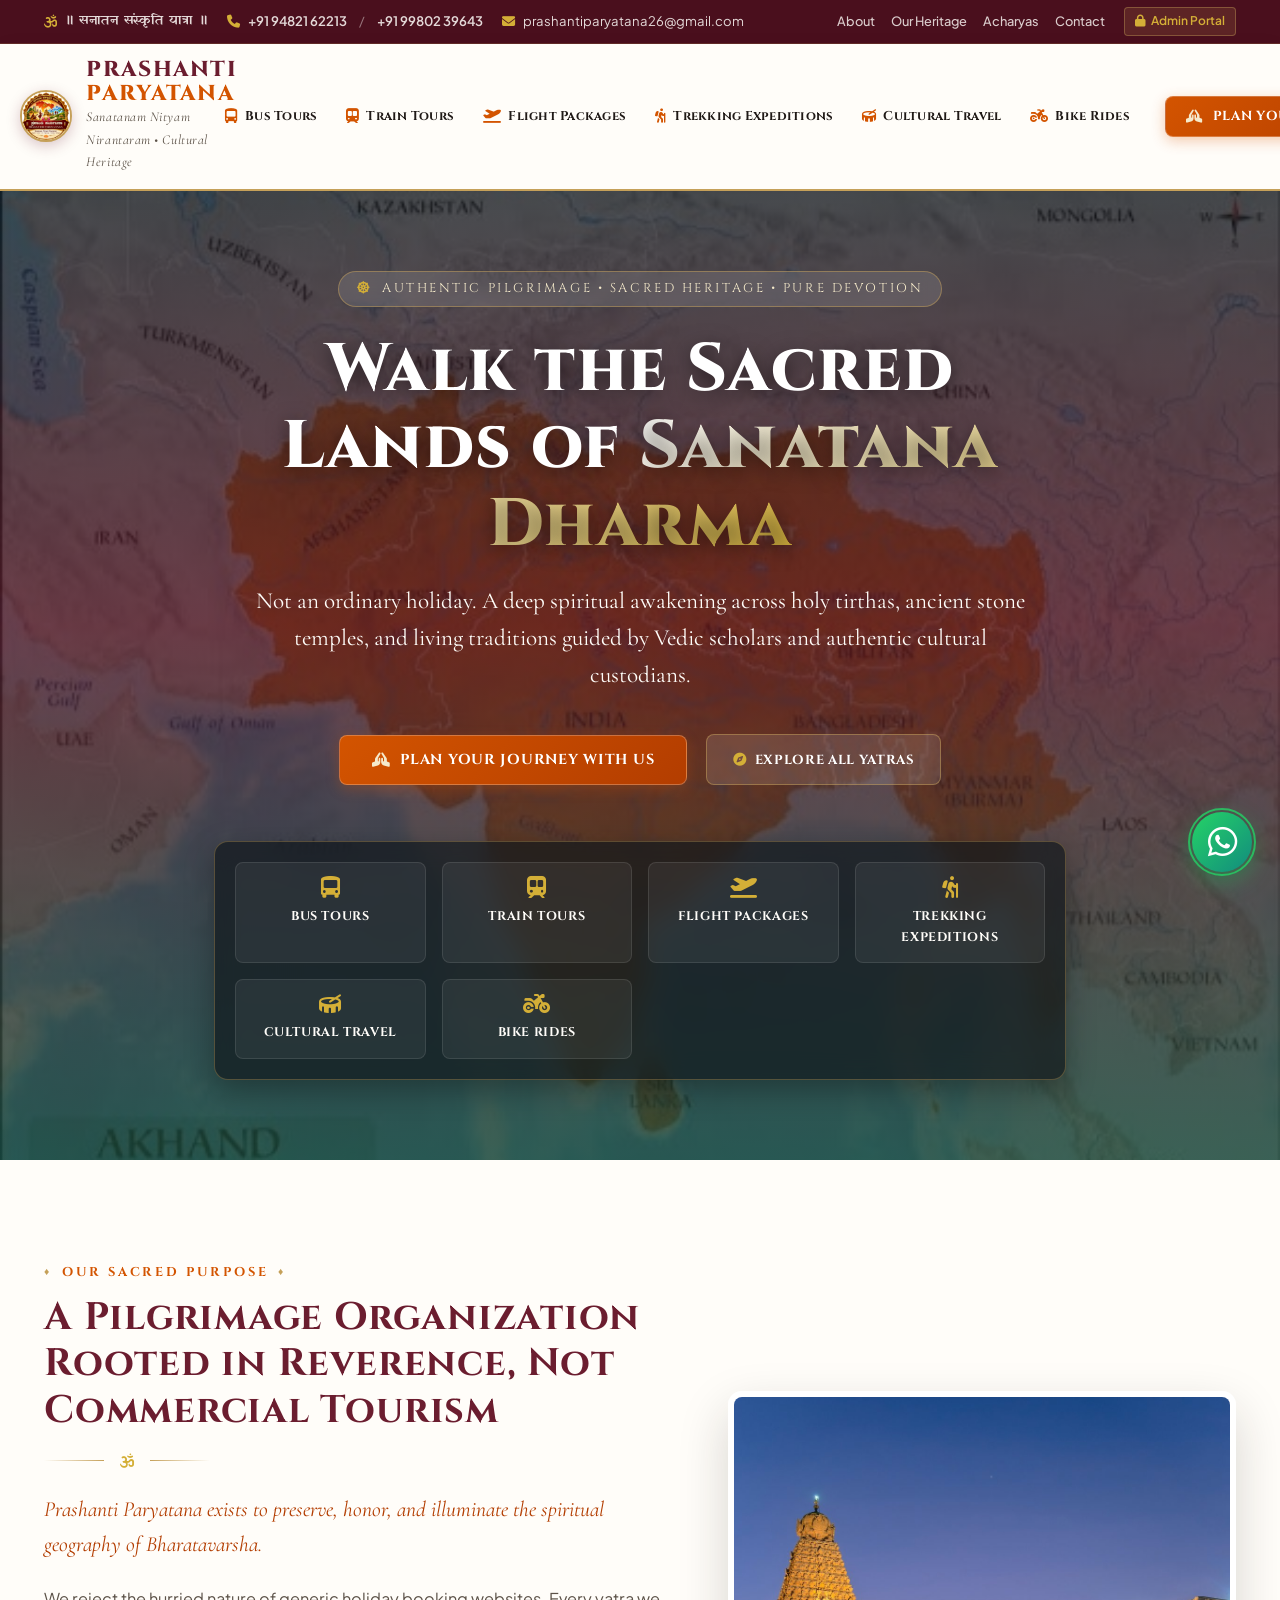
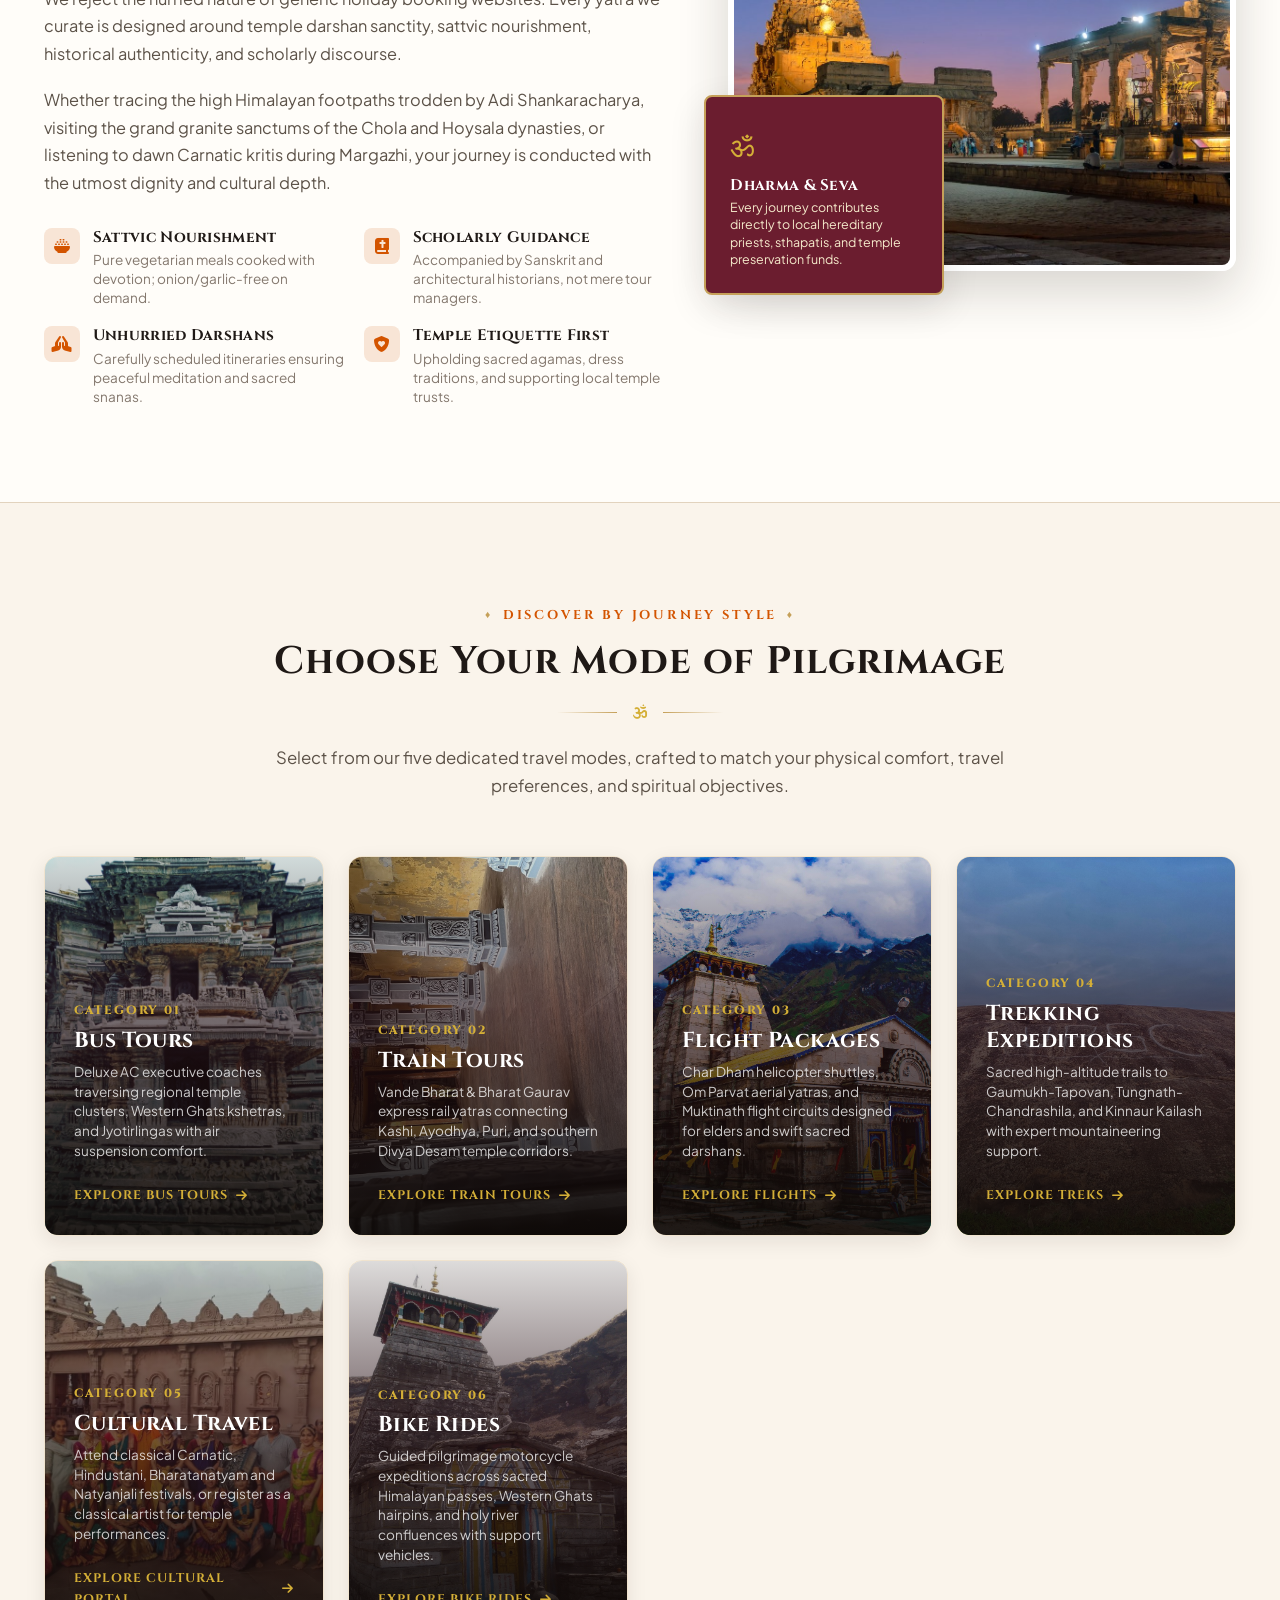
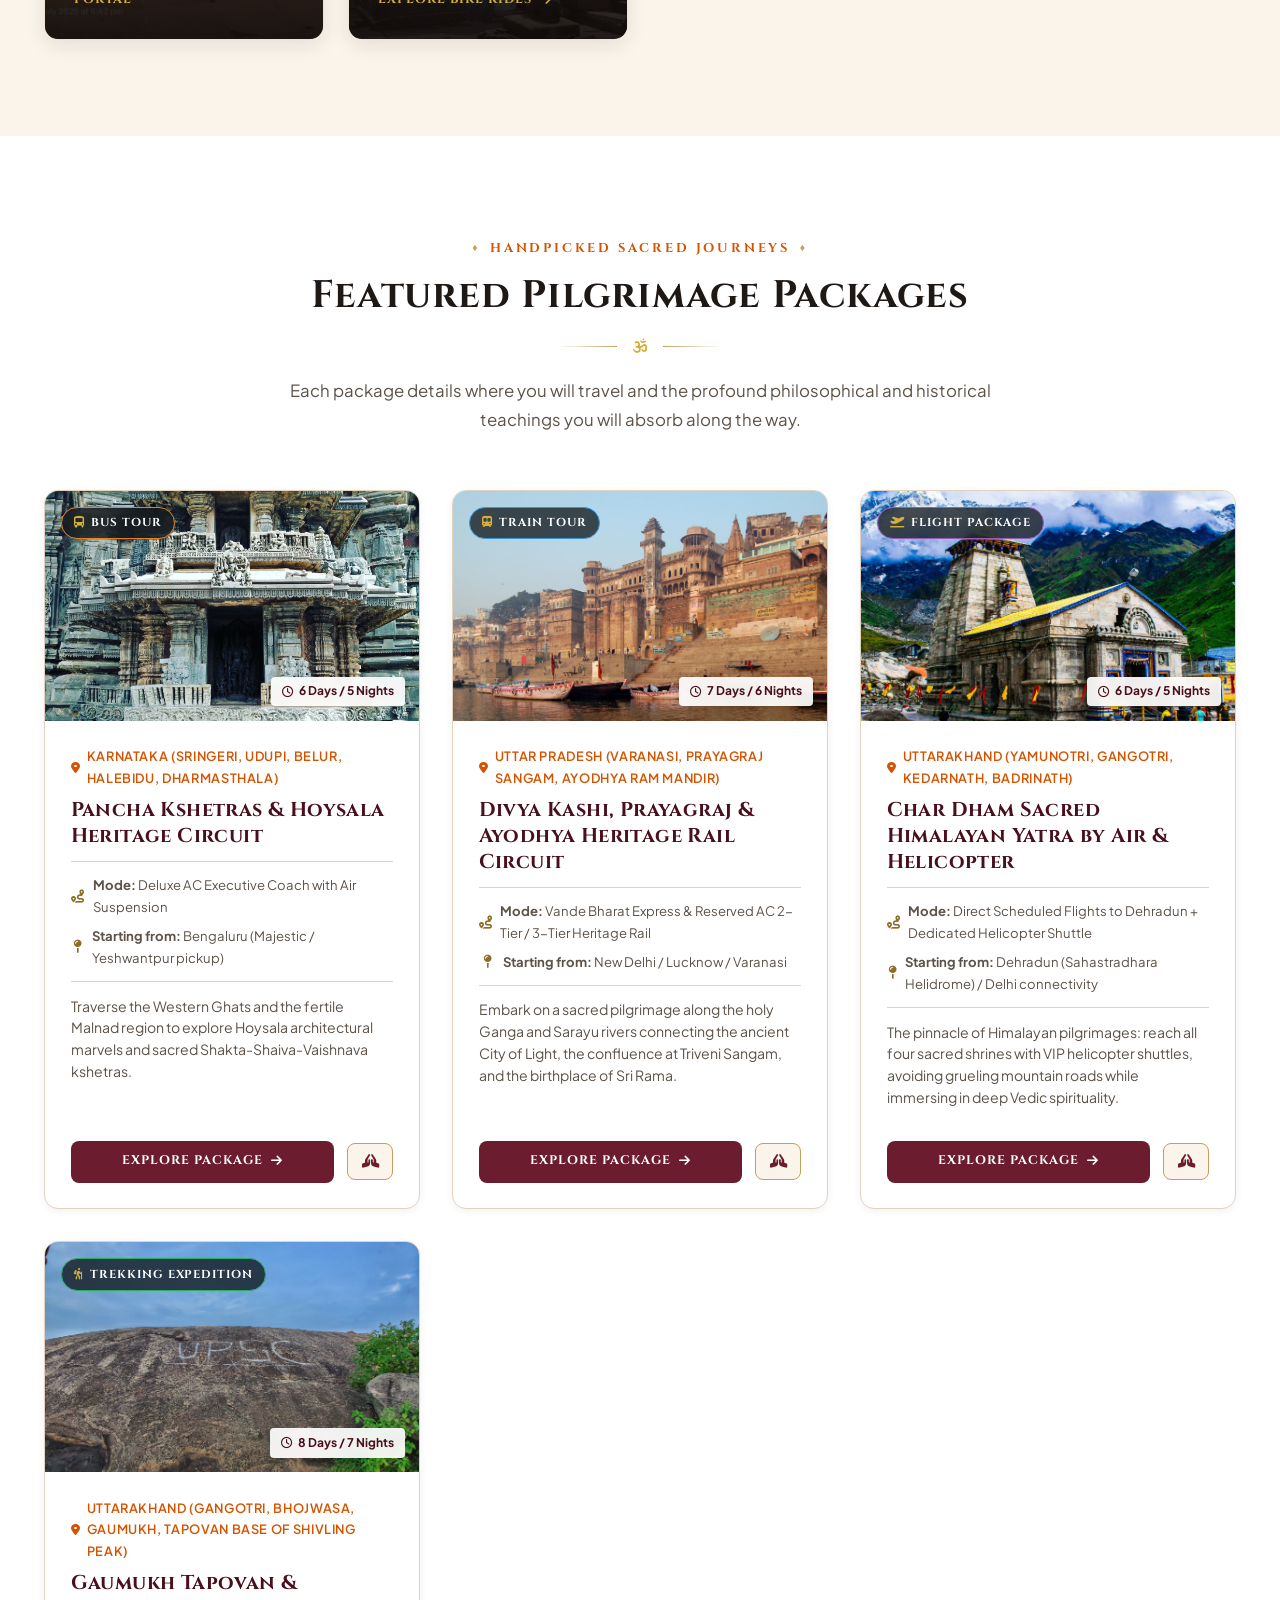
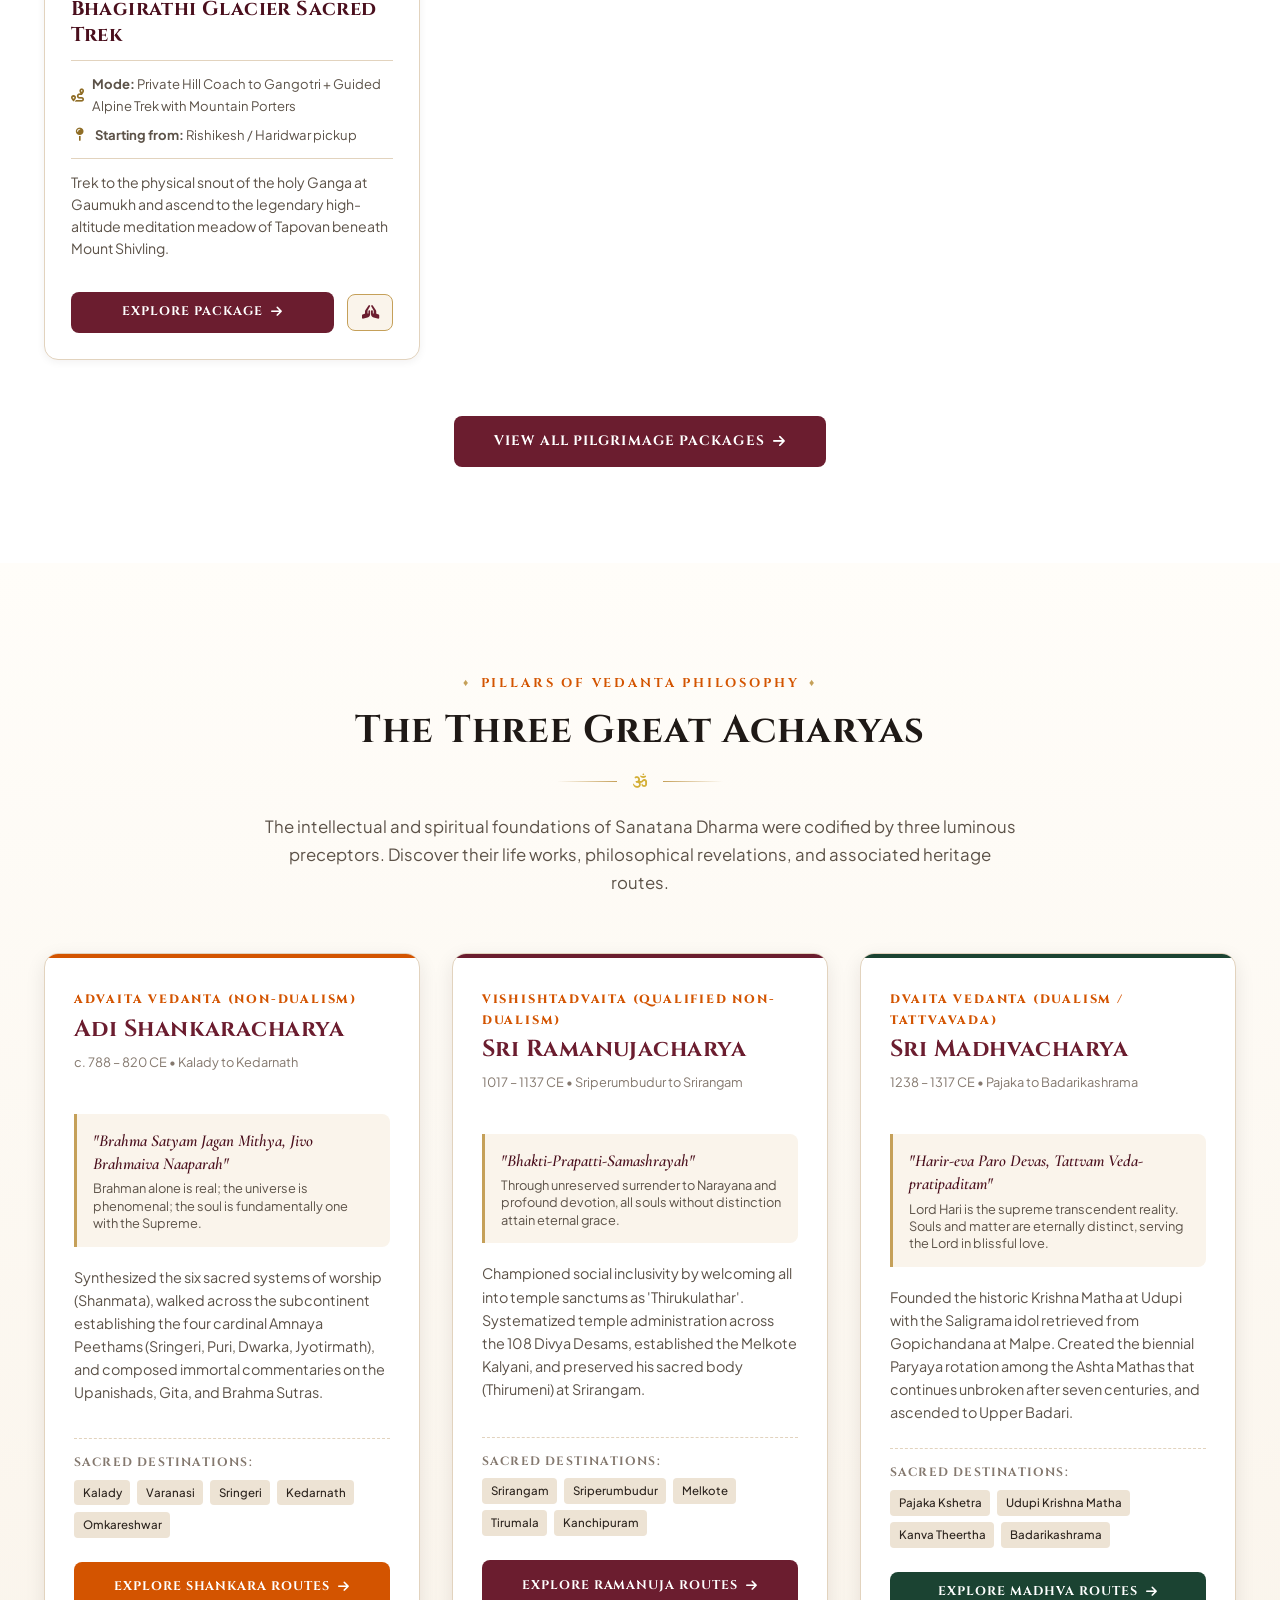
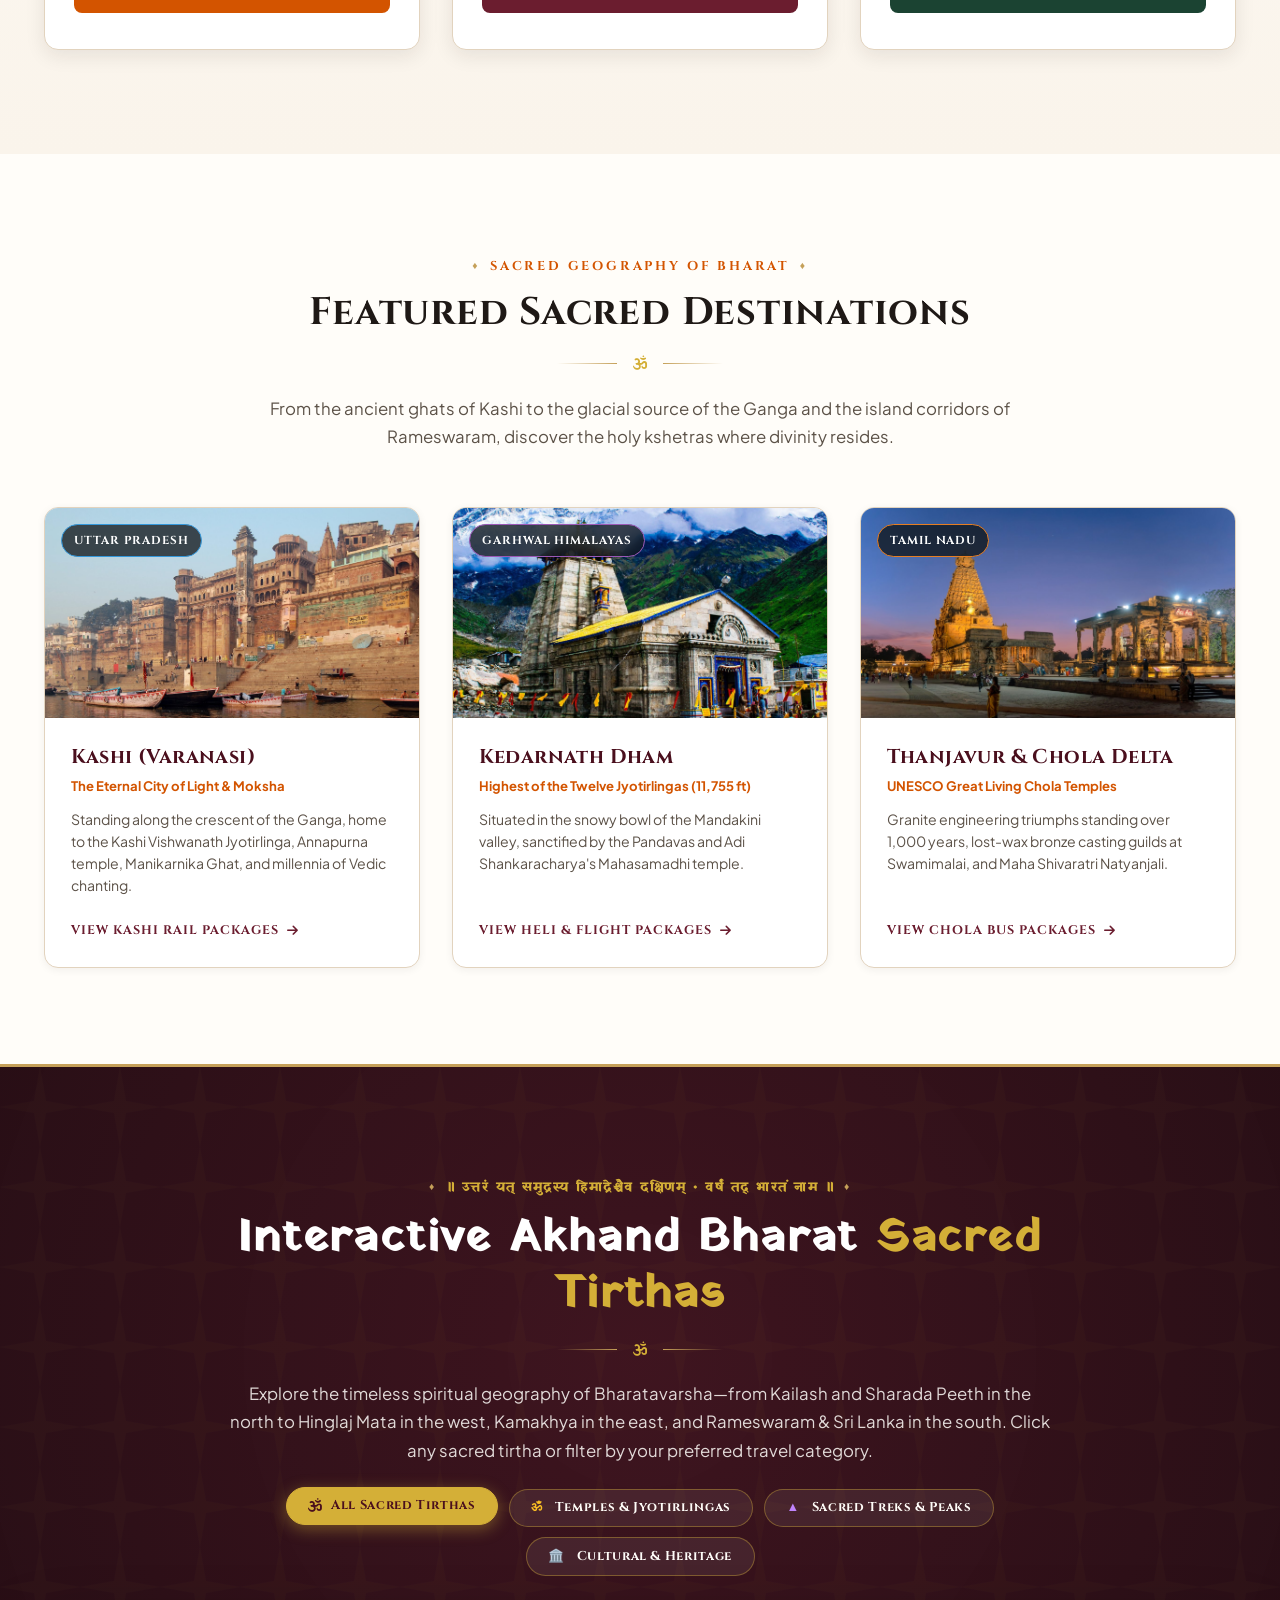
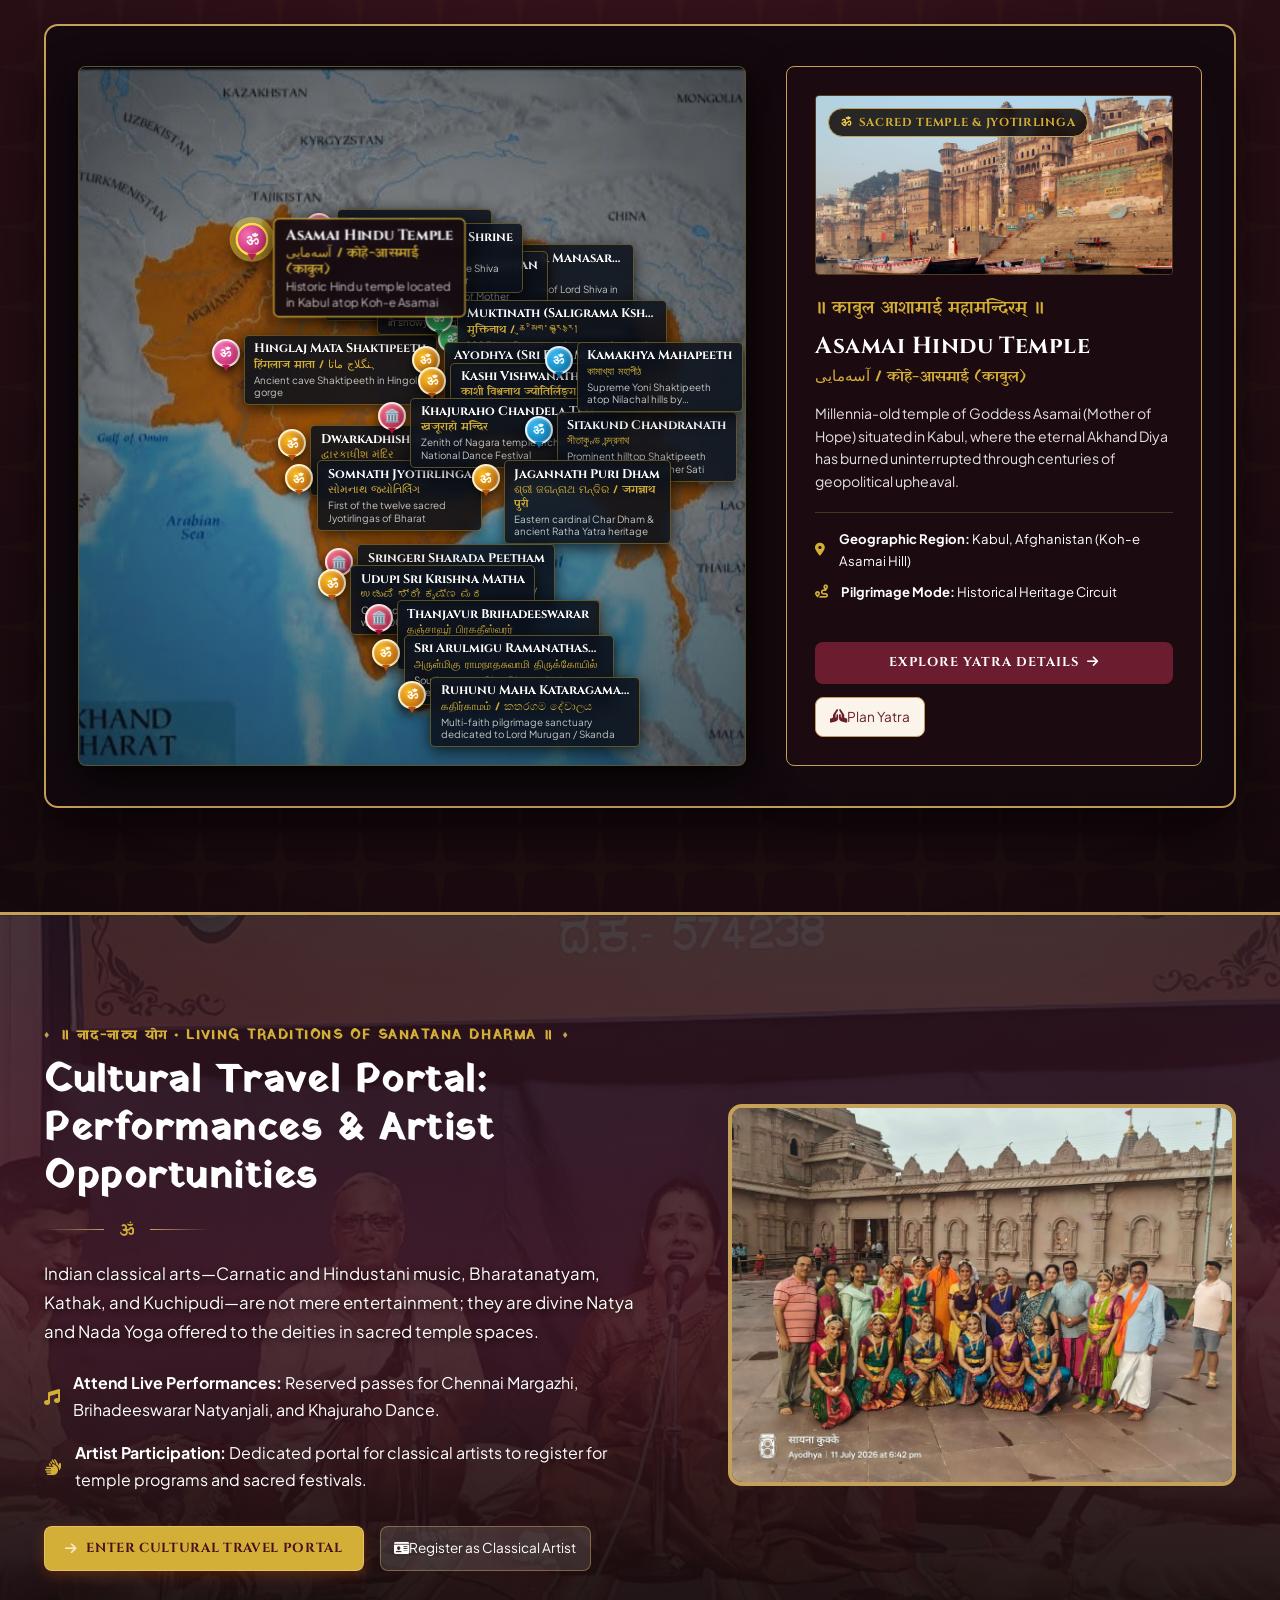
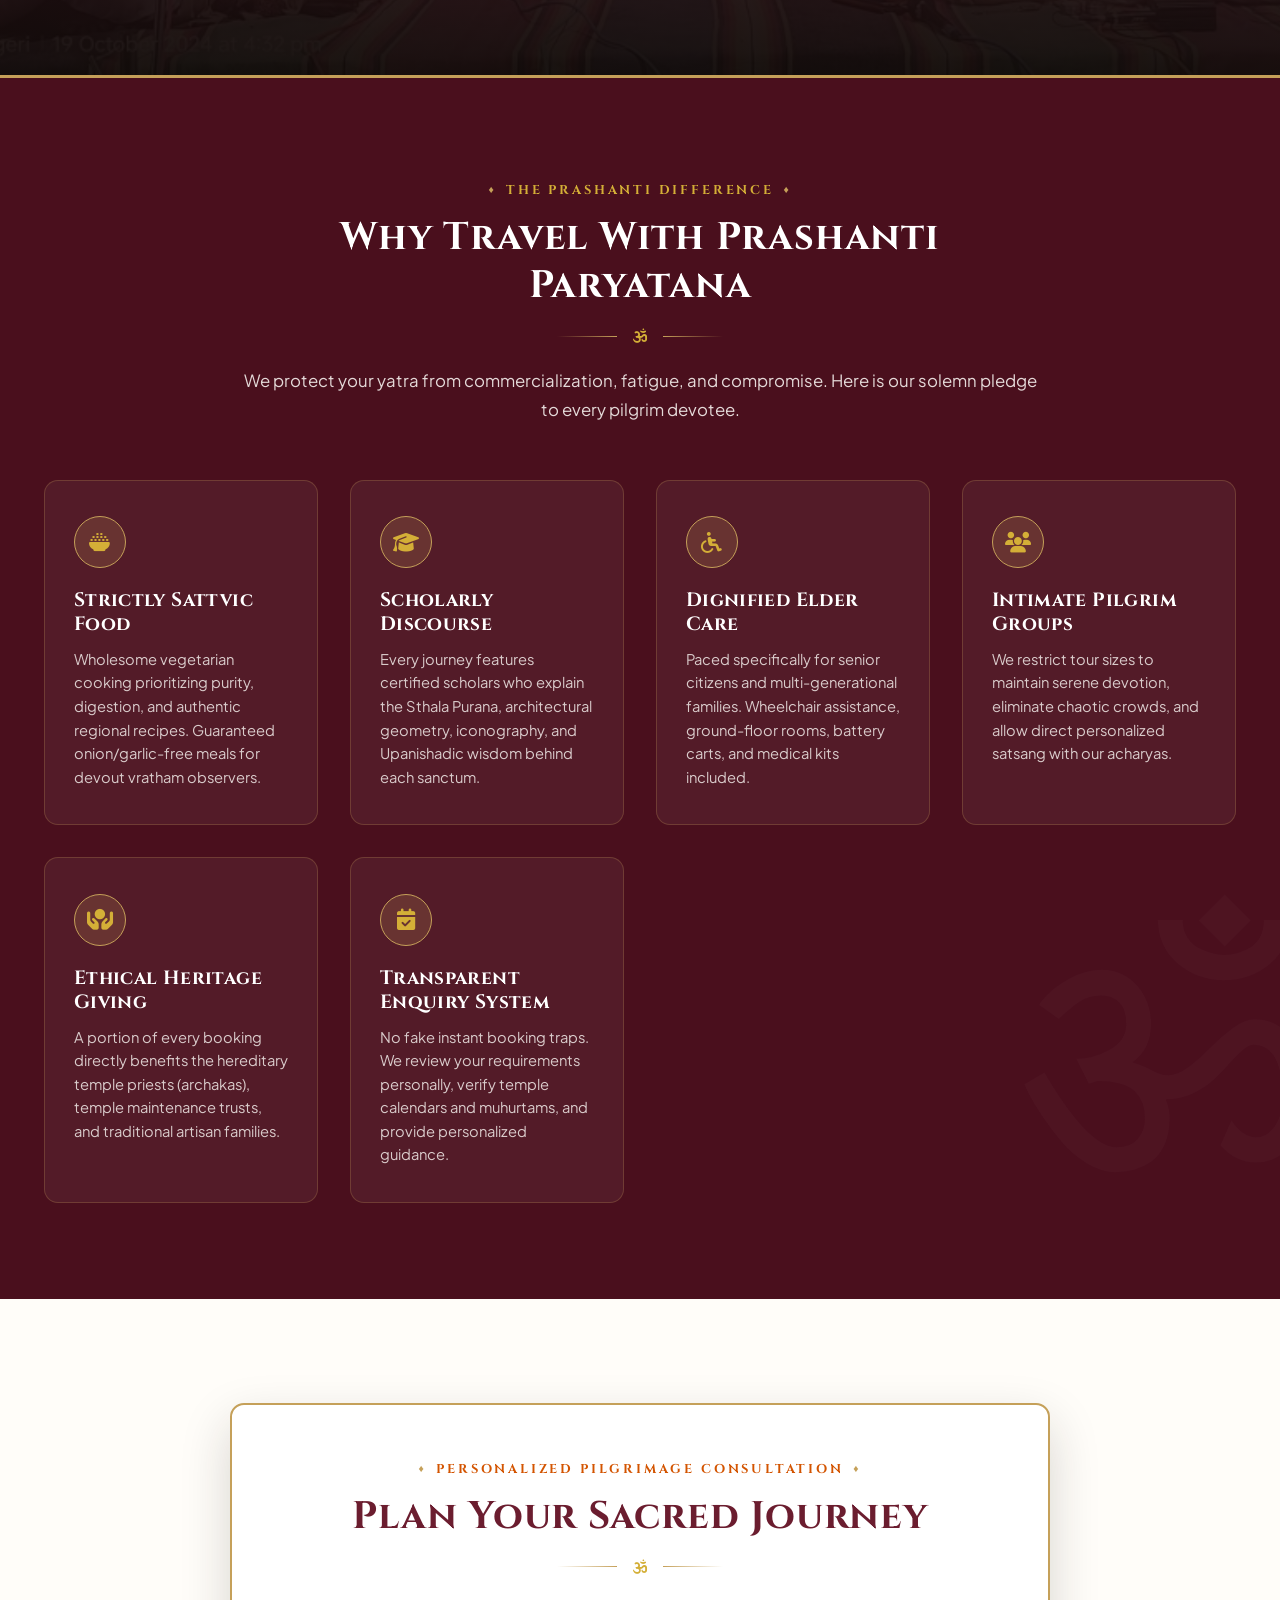
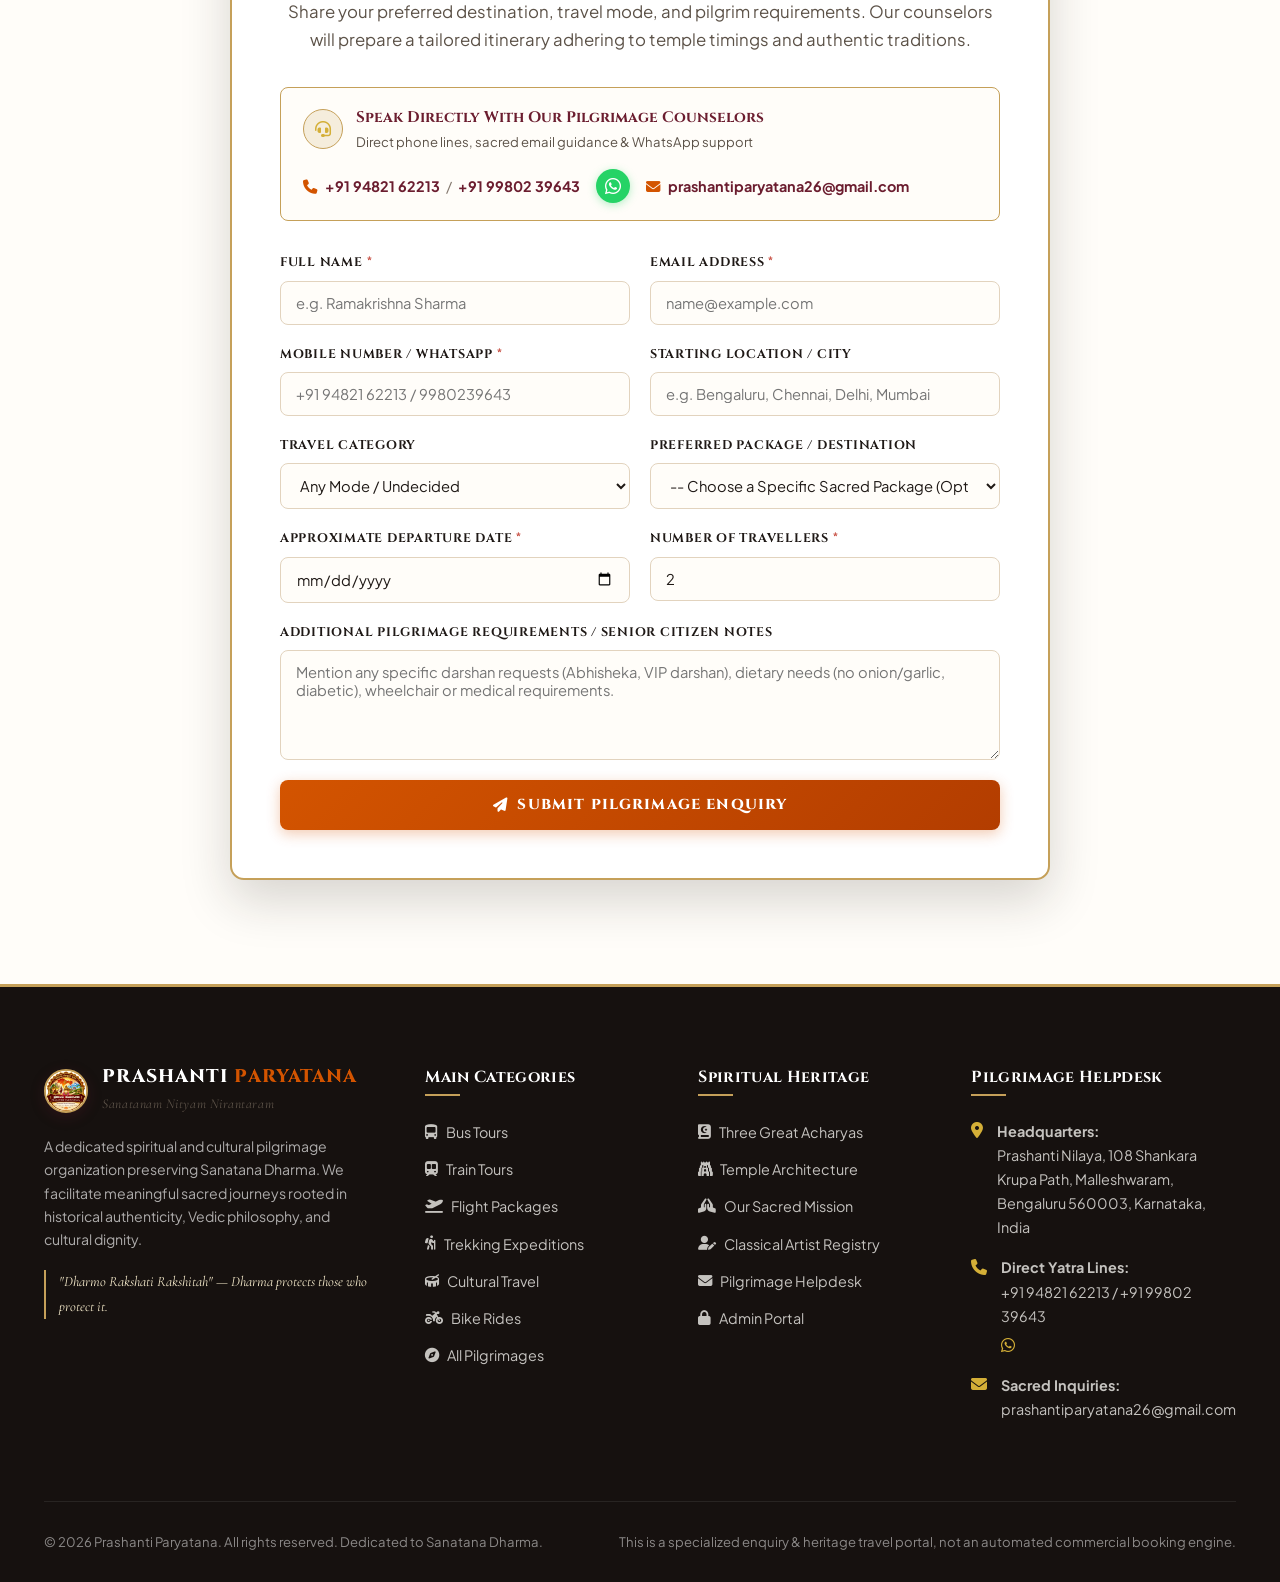
<file: index.html>
<!DOCTYPE html>
<html lang="en">
<head>
  <meta charset="UTF-8" />
  <meta name="viewport" content="width=device-width, initial-scale=1.0" />
  <title>Prashanti Paryatana | Spiritual, Heritage & Pilgrimage Journeys</title>
  <meta name="description" content="Prashanti Paryatana is dedicated to Sanatana Dharma and the preservation of Indian cultural heritage. Discover authentic bus, train, flight, trekking and cultural pilgrimages." />

  <!-- Google Fonts & Font Awesome Icons -->
  <link rel="preconnect" href="https://fonts.googleapis.com" />
  <link rel="preconnect" href="https://fonts.gstatic.com" crossorigin />
  <link rel="stylesheet" href="https://cdnjs.cloudflare.com/ajax/libs/font-awesome/6.5.1/css/all.min.css" />

  <!-- Stylesheets -->
  <link rel="stylesheet" href="css/style.css" />
  <link rel="stylesheet" href="css/components.css" />
</head>
<body data-page="home">

  <!-- ================= WEBSITE LOADING PRELOADER (CINEMATIC BACKGROUND & MOVING LOGO) ================= -->
  <div id="sitePreloader" class="site-preloader" aria-label="Loading Prashanti Paryatana">
    <!-- Cinematic Background Image Crossfade Carousel -->
    <div class="preloader-bg-slideshow">
      <div class="preloader-bg-slide active" style="background-image: url('assets/loader/bg-1.jpg');"></div>
      <div class="preloader-bg-slide" style="background-image: url('assets/loader/bg-2.jpg');"></div>
      <div class="preloader-bg-slide" style="background-image: url('assets/loader/bg-3.jpg');"></div>
      <div class="preloader-bg-slide" style="background-image: url('assets/loader/bg-4.jpg');"></div>
      <div class="preloader-bg-slide" style="background-image: url('assets/loader/bg-5.jpg');"></div>
      <div class="preloader-overlay"></div>
    </div>

    <!-- Center Floating Animated Logo Badge & Content -->
    <div class="preloader-content">
      <div class="preloader-badge">
        <div class="preloader-aura-glow"></div>
        <div class="preloader-mandala-outer"></div>
        <div class="preloader-mandala-inner"></div>
        <div class="preloader-logo-wrap">
          <img src="assets/logo.png" alt="Prashanti Paryatana" class="preloader-logo" />
        </div>
      </div>

      <div class="preloader-text-group">
        <div class="preloader-sanskrit font-sanskrit-style">॥ सनातन संस्कृति यात्रा ॥</div>
        <h1 class="preloader-title">PRASHANTI PARYATANA</h1>
        <p class="preloader-tagline">Spiritual & Cultural Journeys Across Sacred Bharat</p>
      </div>

      <!-- Modern Progress Line & Counter -->
      <div class="preloader-status">
        <div class="preloader-progress-bar">
          <div id="preloaderProgressFill" class="preloader-progress-fill"></div>
        </div>
        <div class="preloader-status-text">
          <span id="preloaderPercent">0%</span>
          <span class="preloader-dot">•</span>
          <span id="preloaderPhase">Awakening Sacred Heritage...</span>
        </div>
      </div>

      <button type="button" class="preloader-skip-btn" id="preloaderSkipBtn" title="Enter Website">
        Enter Site <i class="fa-solid fa-arrow-right"></i>
      </button>
    </div>
  </div>

  <!-- ================= TOP BAR ================= -->
  <div class="top-bar">
    <div class="container top-bar-inner">
      <div class="top-bar-left">
        <div class="top-bar-item">
          <i class="fa-solid fa-om"></i>
          <span class="font-sanskrit-style">॥ सनातन संस्कृति यात्रा ॥</span>
        </div>
        <div class="top-bar-item">
          <i class="fa-solid fa-phone"></i>
          <a href="tel:+919482162213" style="color: inherit; text-decoration: none; font-weight: 600;">+91 94821 62213</a>
          <span style="opacity: 0.5; margin: 0 4px;">/</span>
          <a href="tel:+919980239643" style="color: inherit; text-decoration: none; font-weight: 600;">+91 99802 39643</a>
        </div>
        <div class="top-bar-item">
          <i class="fa-solid fa-envelope"></i>
          <a href="mailto:prashantiparyatana26@gmail.com" style="color: inherit; text-decoration: none;">prashantiparyatana26@gmail.com</a>
        </div>
      </div>
      <div class="top-bar-right">
        <div class="top-bar-links">
          <a href="about.html">About</a>
          <a href="heritage.html">Our Heritage</a>
          <a href="acharyas.html">Acharyas</a>
          <a href="contact.html">Contact</a>
        </div>
        <a href="admin.html" class="admin-portal-link" title="Organization Admin Console">
          <i class="fa-solid fa-lock"></i> Admin Portal
        </a>
      </div>
    </div>
  </div>

  <!-- ================= MAIN HEADER & NAVIGATION ================= -->
  <header class="site-header">
    <div class="container site-header-inner">
      <!-- Brand Emblem & Title -->
      <a href="index.html" class="brand-identity">
        <img src="assets/logo.png" alt="Prashanti Paryatana Logo" class="brand-logo-img" />
        <div class="brand-text-wrap">
          <span class="brand-name font-sanskrit-style">PRASHANTI <span>PARYATANA</span></span>
          <span class="brand-tagline">Sanatanam Nityam Nirantaram • Cultural Heritage</span>
        </div>
      </a>

      <!-- 5 Prominent Travel Categories (Central Navigation) -->
      <nav class="categories-nav" aria-label="Main Travel Categories">
        <a href="bus-tours.html" class="category-link">
          <i class="fa-solid fa-bus-simple"></i>
          <span>Bus Tours</span>
        </a>
        <a href="train-tours.html" class="category-link">
          <i class="fa-solid fa-train-subway"></i>
          <span>Train Tours</span>
        </a>
        <a href="flight-packages.html" class="category-link">
          <i class="fa-solid fa-plane-departure"></i>
          <span>Flight Packages</span>
        </a>
        <a href="trekking-expeditions.html" class="category-link">
          <i class="fa-solid fa-person-hiking"></i>
          <span>Trekking Expeditions</span>
        </a>
        <a href="cultural.html" class="category-link">
          <i class="fa-solid fa-drum"></i>
          <span>Cultural Travel</span>
        </a>
        <a href="bike-rides.html" class="category-link">
          <i class="fa-solid fa-motorcycle"></i>
          <span>Bike Rides</span>
        </a>
      </nav>

      <!-- CTA & Mobile Trigger -->
      <div class="nav-actions">
        <button type="button" class="btn-plan-journey" onclick="openEnquiryModal('', 'Custom Pilgrimage Enquiry', 'all')">
          <i class="fa-solid fa-hands-praying"></i>
          <span>Plan Your Journey</span>
        </button>
        <button type="button" class="mobile-nav-toggle" aria-label="Toggle navigation drawer">
          <i class="fa-solid fa-bars-staggered"></i>
        </button>
      </div>
    </div>
  </header>

  <!-- ================= 1. CINEMATIC HERO SECTION ================= -->
  <section class="hero-section">
    <div class="hero-background-carousel">
      <div class="hero-bg-slide active" style="background-image: url('assets/akhand-bharat-map.jpg'); background-size: cover; background-position: center 30%;"></div>
    </div>
    <div class="hero-overlay"></div>

    <div class="container hero-content">
      <div class="hero-sankalpa">
        <i class="fa-solid fa-dharmachakra"></i>
        <span>Authentic Pilgrimage • Sacred Heritage • Pure Devotion</span>
      </div>
      <h1 class="hero-title">
        Walk the Sacred Lands of <span>Sanatana Dharma</span>
      </h1>
      <p class="hero-subtitle">
        Not an ordinary holiday. A deep spiritual awakening across holy tirthas, ancient stone temples, and living traditions guided by Vedic scholars and authentic cultural custodians.
      </p>

      <div class="hero-actions">
        <button type="button" class="btn-plan-journey" style="padding: 0.9rem 2rem; font-size: 0.9rem;" onclick="openEnquiryModal('', 'General Pilgrimage Plan', 'all')">
          <i class="fa-solid fa-hands-praying"></i>
          <span>Plan Your Journey With Us</span>
        </button>
        <a href="packages.html" class="btn-quick-enquire" style="padding: 0.85rem 1.6rem; background: rgba(255,255,255,0.12); color:#fff; border-color: rgba(197,160,89,0.5); font-weight: 700; font-family: var(--font-heading); font-size: 0.82rem; letter-spacing: 0.05em; text-transform: uppercase;">
          <i class="fa-solid fa-compass" style="margin-right: 0.5rem; color: var(--color-gold-bright);"></i> Explore All Yatras
        </a>
      </div>

      <!-- Immediate Visibility for 5 Travel Categories -->
      <div class="hero-quick-categories">
        <a href="bus-tours.html" class="quick-cat-btn">
          <i class="fa-solid fa-bus-simple"></i>
          <span>Bus Tours</span>
        </a>
        <a href="train-tours.html" class="quick-cat-btn">
          <i class="fa-solid fa-train-subway"></i>
          <span>Train Tours</span>
        </a>
        <a href="flight-packages.html" class="quick-cat-btn">
          <i class="fa-solid fa-plane-departure"></i>
          <span>Flight Packages</span>
        </a>
        <a href="trekking-expeditions.html" class="quick-cat-btn">
          <i class="fa-solid fa-person-hiking"></i>
          <span>Trekking Expeditions</span>
        </a>
        <a href="cultural.html" class="quick-cat-btn">
          <i class="fa-solid fa-drum"></i>
          <span>Cultural Travel</span>
        </a>
        <a href="bike-rides.html" class="quick-cat-btn">
          <i class="fa-solid fa-motorcycle"></i>
          <span>Bike Rides</span>
        </a>
      </div>
    </div>
  </section>

  <!-- ================= 2. SHORT INTRODUCTION TO PRASHANTI PARYATANA ================= -->
  <section class="intro-section">
    <div class="container">
      <div class="intro-grid">
        <div class="intro-text-block">
          <span class="section-eyebrow">Our Sacred Purpose</span>
          <h2>A Pilgrimage Organization Rooted in Reverence, Not Commercial Tourism</h2>
          <div class="decorative-divider" style="margin-left: 0; justify-content: flex-start;">
            <span></span><i class="fa-solid fa-om"></i><span></span>
          </div>
          <p class="intro-lead">
            Prashanti Paryatana exists to preserve, honor, and illuminate the spiritual geography of Bharatavarsha.
          </p>
          <p class="intro-paragraph">
            We reject the hurried nature of generic holiday booking websites. Every yatra we curate is designed around temple darshan sanctity, sattvic nourishment, historical authenticity, and scholarly discourse.
          </p>
          <p class="intro-paragraph">
            Whether tracing the high Himalayan footpaths trodden by Adi Shankaracharya, visiting the grand granite sanctums of the Chola and Hoysala dynasties, or listening to dawn Carnatic kritis during Margazhi, your journey is conducted with the utmost dignity and cultural depth.
          </p>

          <div class="intro-pillars">
            <div class="pillar-item">
              <div class="pillar-icon"><i class="fa-solid fa-bowl-rice"></i></div>
              <div class="pillar-info">
                <h4>Sattvic Nourishment</h4>
                <p>Pure vegetarian meals cooked with devotion; onion/garlic-free on demand.</p>
              </div>
            </div>
            <div class="pillar-item">
              <div class="pillar-icon"><i class="fa-solid fa-book-bible"></i></div>
              <div class="pillar-info">
                <h4>Scholarly Guidance</h4>
                <p>Accompanied by Sanskrit and architectural historians, not mere tour managers.</p>
              </div>
            </div>
            <div class="pillar-item">
              <div class="pillar-icon"><i class="fa-solid fa-hands-praying"></i></div>
              <div class="pillar-info">
                <h4>Unhurried Darshans</h4>
                <p>Carefully scheduled itineraries ensuring peaceful meditation and sacred snanas.</p>
              </div>
            </div>
            <div class="pillar-item">
              <div class="pillar-icon"><i class="fa-solid fa-shield-heart"></i></div>
              <div class="pillar-info">
                <h4>Temple Etiquette First</h4>
                <p>Upholding sacred agamas, dress traditions, and supporting local temple trusts.</p>
              </div>
            </div>
          </div>
        </div>

        <div class="intro-visual">
          <img class="intro-main-image" src="assets/temples/thanjavur.jpg" alt="Brihadeeswarar Temple Vimana" />
          <div class="intro-badge-card">
            <div class="om-symbol">ॐ</div>
            <h4>Dharma & Seva</h4>
            <p>Every journey contributes directly to local hereditary priests, sthapatis, and temple preservation funds.</p>
          </div>
        </div>
      </div>
    </div>
  </section>

  <!-- ================= 3. FIVE MAIN TRAVEL CATEGORIES ================= -->
  <section class="categories-showcase-section">
    <div class="container">
      <div class="section-header">
        <span class="section-eyebrow">Discover By Journey Style</span>
        <h2>Choose Your Mode of Pilgrimage</h2>
        <div class="decorative-divider">
          <span></span><i class="fa-solid fa-om"></i><span></span>
        </div>
        <p>
          Select from our five dedicated travel modes, crafted to match your physical comfort, travel preferences, and spiritual objectives.
        </p>
      </div>

      <div class="categories-grid">
        <!-- 1. Bus Tours -->
        <a href="bus-tours.html" class="category-card">
          <img class="category-card-bg" src="assets/temples/belur.jpg" alt="Hoysala Belur Temple" />
          <div class="category-card-gradient"></div>
          <div class="category-card-content">
            <span class="category-badge-num">CATEGORY 01</span>
            <h3>Bus Tours</h3>
            <p>Deluxe AC executive coaches traversing regional temple clusters, Western Ghats kshetras, and Jyotirlingas with air suspension comfort.</p>
            <div class="category-card-btn">
              <span>Explore Bus Tours</span>
              <i class="fa-solid fa-arrow-right"></i>
            </div>
          </div>
        </a>

        <!-- 2. Train Tours -->
        <a href="train-tours.html" class="category-card">
          <img class="category-card-bg" src="assets/temples/rameswaram.jpg" alt="Rameswaram Temple Corridors" />
          <div class="category-card-gradient"></div>
          <div class="category-card-content">
            <span class="category-badge-num">CATEGORY 02</span>
            <h3>Train Tours</h3>
            <p>Vande Bharat & Bharat Gaurav express rail yatras connecting Kashi, Ayodhya, Puri, and southern Divya Desam temple corridors.</p>
            <div class="category-card-btn">
              <span>Explore Train Tours</span>
              <i class="fa-solid fa-arrow-right"></i>
            </div>
          </div>
        </a>

        <!-- 3. Flight Packages -->
        <a href="flight-packages.html" class="category-card">
          <img class="category-card-bg" src="assets/temples/kedarnath.jpg" alt="Kedarnath Himalayan Valley" />
          <div class="category-card-gradient"></div>
          <div class="category-card-content">
            <span class="category-badge-num">CATEGORY 03</span>
            <h3>Flight Packages</h3>
            <p>Char Dham helicopter shuttles, Om Parvat aerial yatras, and Muktinath flight circuits designed for elders and swift sacred darshans.</p>
            <div class="category-card-btn">
              <span>Explore Flights</span>
              <i class="fa-solid fa-arrow-right"></i>
            </div>
          </div>
        </a>

        <!-- 4. Trekking Expeditions -->
        <a href="trekking-expeditions.html" class="category-card">
          <img class="category-card-bg" src="assets/temples/tapovan.jpg" alt="Himalayan Peak Tapovan" />
          <div class="category-card-gradient"></div>
          <div class="category-card-content">
            <span class="category-badge-num">CATEGORY 04</span>
            <h3>Trekking Expeditions</h3>
            <p>Sacred high-altitude trails to Gaumukh-Tapovan, Tungnath-Chandrashila, and Kinnaur Kailash with expert mountaineering support.</p>
            <div class="category-card-btn">
              <span>Explore Treks</span>
              <i class="fa-solid fa-arrow-right"></i>
            </div>
          </div>
        </a>

        <!-- 5. Cultural Travel -->
        <a href="cultural.html" class="category-card">
          <img class="category-card-bg" src="assets/cultural/ayodhya-dance.jpg" alt="Classical Indian Dance" />
          <div class="category-card-gradient"></div>
          <div class="category-card-content">
            <span class="category-badge-num">CATEGORY 05</span>
            <h3>Cultural Travel</h3>
            <p>Attend classical Carnatic, Hindustani, Bharatanatyam and Natyanjali festivals, or register as a classical artist for temple performances.</p>
            <div class="category-card-btn">
              <span>Explore Cultural Portal</span>
              <i class="fa-solid fa-arrow-right"></i>
            </div>
          </div>
        </a>

        <!-- 6. Bike Rides -->
        <a href="bike-rides.html" class="category-card">
          <img class="category-card-bg" src="assets/temples/tungnath.jpg" alt="Himalayan Spiritual Bike Ride" />
          <div class="category-card-gradient"></div>
          <div class="category-card-content">
            <span class="category-badge-num">CATEGORY 06</span>
            <h3>Bike Rides</h3>
            <p>Guided pilgrimage motorcycle expeditions across sacred Himalayan passes, Western Ghats hairpins, and holy river confluences with support vehicles.</p>
            <div class="category-card-btn">
              <span>Explore Bike Rides</span>
              <i class="fa-solid fa-arrow-right"></i>
            </div>
          </div>
        </a>
      </div>
    </div>
  </section>

  <!-- ================= 4. FEATURED PILGRIMAGE PACKAGES ================= -->
  <section class="packages-section" style="padding: 6rem 0; background: #fff;">
    <div class="container">
      <div class="section-header">
        <span class="section-eyebrow">Handpicked Sacred Journeys</span>
        <h2>Featured Pilgrimage Packages</h2>
        <div class="decorative-divider">
          <span></span><i class="fa-solid fa-om"></i><span></span>
        </div>
        <p>
          Each package details where you will travel and the profound philosophical and historical teachings you will absorb along the way.
        </p>
      </div>

      <!-- Featured Packages Grid (Rendered dynamically from Database) -->
      <div id="featuredPackagesGrid" class="packages-grid">
        <!-- Rendered by JS -->
      </div>

      <div style="text-align: center; margin-top: 3.5rem;">
        <a href="packages.html" class="btn-explore" style="display: inline-flex; width: auto; padding: 0.9rem 2.5rem; font-size: 0.85rem;">
          <span>View All Pilgrimage Packages</span>
          <i class="fa-solid fa-arrow-right"></i>
        </a>
      </div>
    </div>
  </section>

  <!-- ================= 5. THE THREE GREAT ACHARYAS ================= -->
  <section class="acharyas-section">
    <div class="container">
      <div class="section-header">
        <span class="section-eyebrow">Pillars of Vedanta Philosophy</span>
        <h2>The Three Great Acharyas</h2>
        <div class="decorative-divider">
          <span></span><i class="fa-solid fa-om"></i><span></span>
        </div>
        <p>
          The intellectual and spiritual foundations of Sanatana Dharma were codified by three luminous preceptors. Discover their life works, philosophical revelations, and associated heritage routes.
        </p>
      </div>

      <div class="acharyas-grid">
        <!-- Adi Shankaracharya -->
        <article class="acharya-card">
          <div class="acharya-header">
            <div class="acharya-school">Advaita Vedanta (Non-Dualism)</div>
            <h3>Adi Shankaracharya</h3>
            <span class="acharya-timeline">c. 788 – 820 CE • Kalady to Kedarnath</span>
          </div>
          <div class="acharya-quote-box">
            <div class="acharya-quote">"Brahma Satyam Jagan Mithya, Jivo Brahmaiva Naaparah"</div>
            <div class="acharya-trans">Brahman alone is real; the universe is phenomenal; the soul is fundamentally one with the Supreme.</div>
          </div>
          <p class="acharya-bio">
            Synthesized the six sacred systems of worship (Shanmata), walked across the subcontinent establishing the four cardinal Amnaya Peethams (Sringeri, Puri, Dwarka, Jyotirmath), and composed immortal commentaries on the Upanishads, Gita, and Brahma Sutras.
          </p>
          <div class="acharya-destinations-list">
            <h5>Sacred Destinations:</h5>
            <div class="acharya-dest-tags">
              <span class="dest-tag">Kalady</span>
              <span class="dest-tag">Varanasi</span>
              <span class="dest-tag">Sringeri</span>
              <span class="dest-tag">Kedarnath</span>
              <span class="dest-tag">Omkareshwar</span>
            </div>
          </div>
          <a href="acharyas.html#adi-shankara" class="btn-explore" style="background: var(--color-saffron);">
            <span>Explore Shankara Routes</span>
            <i class="fa-solid fa-arrow-right"></i>
          </a>
        </article>

        <!-- Sri Ramanujacharya -->
        <article class="acharya-card">
          <div class="acharya-header">
            <div class="acharya-school">Vishishtadvaita (Qualified Non-Dualism)</div>
            <h3>Sri Ramanujacharya</h3>
            <span class="acharya-timeline">1017 – 1137 CE • Sriperumbudur to Srirangam</span>
          </div>
          <div class="acharya-quote-box">
            <div class="acharya-quote">"Bhakti-Prapatti-Samashrayah"</div>
            <div class="acharya-trans">Through unreserved surrender to Narayana and profound devotion, all souls without distinction attain eternal grace.</div>
          </div>
          <p class="acharya-bio">
            Championed social inclusivity by welcoming all into temple sanctums as 'Thirukulathar'. Systematized temple administration across the 108 Divya Desams, established the Melkote Kalyani, and preserved his sacred body (Thirumeni) at Srirangam.
          </p>
          <div class="acharya-destinations-list">
            <h5>Sacred Destinations:</h5>
            <div class="acharya-dest-tags">
              <span class="dest-tag">Srirangam</span>
              <span class="dest-tag">Sriperumbudur</span>
              <span class="dest-tag">Melkote</span>
              <span class="dest-tag">Tirumala</span>
              <span class="dest-tag">Kanchipuram</span>
            </div>
          </div>
          <a href="acharyas.html#ramanujacharya" class="btn-explore" style="background: var(--color-maroon);">
            <span>Explore Ramanuja Routes</span>
            <i class="fa-solid fa-arrow-right"></i>
          </a>
        </article>

        <!-- Sri Madhvacharya -->
        <article class="acharya-card">
          <div class="acharya-header">
            <div class="acharya-school">Dvaita Vedanta (Dualism / Tattvavada)</div>
            <h3>Sri Madhvacharya</h3>
            <span class="acharya-timeline">1238 – 1317 CE • Pajaka to Badarikashrama</span>
          </div>
          <div class="acharya-quote-box">
            <div class="acharya-quote">"Harir-eva Paro Devas, Tattvam Veda-pratipaditam"</div>
            <div class="acharya-trans">Lord Hari is the supreme transcendent reality. Souls and matter are eternally distinct, serving the Lord in blissful love.</div>
          </div>
          <p class="acharya-bio">
            Founded the historic Krishna Matha at Udupi with the Saligrama idol retrieved from Gopichandana at Malpe. Created the biennial Paryaya rotation among the Ashta Mathas that continues unbroken after seven centuries, and ascended to Upper Badari.
          </p>
          <div class="acharya-destinations-list">
            <h5>Sacred Destinations:</h5>
            <div class="acharya-dest-tags">
              <span class="dest-tag">Pajaka Kshetra</span>
              <span class="dest-tag">Udupi Krishna Matha</span>
              <span class="dest-tag">Kanva Theertha</span>
              <span class="dest-tag">Badarikashrama</span>
            </div>
          </div>
          <a href="acharyas.html#madhvacharya" class="btn-explore" style="background: var(--color-forest);">
            <span>Explore Madhva Routes</span>
            <i class="fa-solid fa-arrow-right"></i>
          </a>
        </article>
      </div>
    </div>
  </section>

  <!-- ================= 6. FEATURED SACRED DESTINATIONS ================= -->
  <section class="destinations-section" style="padding: 6rem 0; background-color: var(--color-sandalwood-light);">
    <div class="container">
      <div class="section-header">
        <span class="section-eyebrow">Sacred Geography of Bharat</span>
        <h2>Featured Sacred Destinations</h2>
        <div class="decorative-divider">
          <span></span><i class="fa-solid fa-om"></i><span></span>
        </div>
        <p>
          From the ancient ghats of Kashi to the glacial source of the Ganga and the island corridors of Rameswaram, discover the holy kshetras where divinity resides.
        </p>
      </div>

      <div class="packages-grid" style="grid-template-columns: repeat(auto-fill, minmax(340px, 1fr));">
        <!-- Destination 1: Kashi -->
        <div class="package-card" style="box-shadow: var(--shadow-sm);">
          <div class="package-card-media" style="height: 210px;">
            <img class="package-card-img" src="assets/temples/kashi.jpg" alt="Kashi Varanasi Ghats" />
            <span class="package-card-badge cat-train">Uttar Pradesh</span>
          </div>
          <div class="package-card-body">
            <h3 class="package-title" style="margin-bottom: 0.3rem;">Kashi (Varanasi)</h3>
            <p style="font-size: 0.82rem; font-weight: 700; color: var(--color-saffron); margin-bottom: 0.8rem;">The Eternal City of Light & Moksha</p>
            <p class="package-description">Standing along the crescent of the Ganga, home to the Kashi Vishwanath Jyotirlinga, Annapurna temple, Manikarnika Ghat, and millennia of Vedic chanting.</p>
            <a href="train-tours.html" class="category-card-btn" style="color: var(--color-maroon); font-weight: 700;">
              <span>View Kashi Rail Packages</span> <i class="fa-solid fa-arrow-right"></i>
            </a>
          </div>
        </div>

        <!-- Destination 2: Kedarnath -->
        <div class="package-card" style="box-shadow: var(--shadow-sm);">
          <div class="package-card-media" style="height: 210px;">
            <img class="package-card-img" src="assets/temples/kedarnath.jpg" alt="Kedarnath Temple" />
            <span class="package-card-badge cat-flight">Garhwal Himalayas</span>
          </div>
          <div class="package-card-body">
            <h3 class="package-title" style="margin-bottom: 0.3rem;">Kedarnath Dham</h3>
            <p style="font-size: 0.82rem; font-weight: 700; color: var(--color-saffron); margin-bottom: 0.8rem;">Highest of the Twelve Jyotirlingas (11,755 ft)</p>
            <p class="package-description">Situated in the snowy bowl of the Mandakini valley, sanctified by the Pandavas and Adi Shankaracharya's Mahasamadhi temple.</p>
            <a href="flight-packages.html" class="category-card-btn" style="color: var(--color-maroon); font-weight: 700;">
              <span>View Heli & Flight Packages</span> <i class="fa-solid fa-arrow-right"></i>
            </a>
          </div>
        </div>

        <!-- Destination 3: Thanjavur -->
        <div class="package-card" style="box-shadow: var(--shadow-sm);">
          <div class="package-card-media" style="height: 210px;">
            <img class="package-card-img" src="assets/temples/thanjavur.jpg" alt="Brihadeeswarar Temple" />
            <span class="package-card-badge cat-bus">Tamil Nadu</span>
          </div>
          <div class="package-card-body">
            <h3 class="package-title" style="margin-bottom: 0.3rem;">Thanjavur & Chola Delta</h3>
            <p style="font-size: 0.82rem; font-weight: 700; color: var(--color-saffron); margin-bottom: 0.8rem;">UNESCO Great Living Chola Temples</p>
            <p class="package-description">Granite engineering triumphs standing over 1,000 years, lost-wax bronze casting guilds at Swamimalai, and Maha Shivaratri Natyanjali.</p>
            <a href="bus-tours.html" class="category-card-btn" style="color: var(--color-maroon); font-weight: 700;">
              <span>View Chola Bus Packages</span> <i class="fa-solid fa-arrow-right"></i>
            </a>
          </div>
        </div>
      </div>
    </div>
  </section>

  <!-- ================= INTERACTIVE AKHAND BHARAT SACRED MAP ================= -->
  <section class="akhand-bharat-section" id="akhandBharatMapSection">
    <div class="container">
      <div class="akhand-header">
        <span class="section-eyebrow font-sanskrit-style" style="color: var(--color-gold-bright); letter-spacing: 0.12em;">॥ उत्तरं यत् समुद्रस्य हिमाद्रेश्चैव दक्षिणम् • वर्षं तद् भारतं नाम ॥</span>
        <h2 class="font-sanskrit-style">Interactive Akhand Bharat <span>Sacred Tirthas</span></h2>
        <div class="decorative-divider">
          <span></span><i class="fa-solid fa-om" style="color: var(--color-gold-bright);"></i><span></span>
        </div>
        <p style="color: rgba(255, 253, 249, 0.85); font-size: 1.05rem;">
          Explore the timeless spiritual geography of Bharatavarsha—from Kailash and Sharada Peeth in the north to Hinglaj Mata in the west, Kamakhya in the east, and Rameswaram & Sri Lanka in the south. Click any sacred tirtha or filter by your preferred travel category.
        </p>

        <!-- Category Filters on Akhand Bharat Map -->
        <div class="akhand-filters-bar">
          <button type="button" class="akhand-filter-pill active" data-type="all">
            <i class="fa-solid fa-om"></i> All Sacred Tirthas
          </button>
          <button type="button" class="akhand-filter-pill" data-type="temple">
            <span style="color:#fbbf24; font-weight:bold; margin-right:4px;">ॐ</span> Temples & Jyotirlingas
          </button>
          <button type="button" class="akhand-filter-pill" data-type="trek">
            <span style="color:#c084fc; font-weight:bold; margin-right:4px;">▲</span> Sacred Treks & Peaks
          </button>
          <button type="button" class="akhand-filter-pill" data-type="cultural">
            <span style="color:#fda4af; font-weight:bold; margin-right:4px;">🏛️</span> Cultural & Heritage
          </button>
        </div>
      </div>

      <div class="akhand-map-wrapper">
        <!-- Interactive Subcontinent Map Canvas -->
        <div class="map-visual-container" id="akhandMapVisualContainer">
          <div class="akhand-map-base"></div>
          <div class="akhand-map-dark-overlay"></div>
          <div class="akhand-pins-layer" id="akhandPinsLayer">
            <!-- Dynamically populated pins by js/akhand-bharat.js -->
          </div>
        </div>

        <!-- Selected Tirtha Details Card -->
        <div id="mapPlaceDetails" class="map-info-card">
          <!-- Populated by js/akhand-bharat.js -->
        </div>
      </div>
    </div>
  </section>

  <!-- ================= 7. CULTURAL TRAVEL PORTAL HIGHLIGHT ================= -->
  <section class="cultural-hero" style="position: relative; overflow: hidden; padding: 6.5rem 0;">
    <!-- Background Slideshow of Real Cultural Programs -->
    <div class="cultural-slideshow-container">
      <div class="cultural-bg-slide active" style="background-image: url('assets/cultural/ayodhya-dance.jpg');"></div>
      <div class="cultural-bg-slide" style="background-image: url('assets/cultural/carnatic-kutcheri.jpg');"></div>
      <div class="cultural-bg-slide" style="background-image: url('assets/cultural/kukke-subrahmanya-stage.jpg');"></div>
      <div class="cultural-bg-slide" style="background-image: url('assets/cultural/golden-temple-artists.jpg');"></div>
      <div class="cultural-bg-slide" style="background-image: url('assets/cultural/music-dance-federation.jpg');"></div>
      <div class="cultural-bg-slide" style="background-image: url('assets/cultural/mridangam-vidwan.jpg');"></div>
      <div class="cultural-slideshow-overlay"></div>
    </div>

    <div class="container" style="position: relative; z-index: 3;">
      <div class="intro-grid" style="align-items: center;">
        <div>
          <span class="section-eyebrow font-sanskrit-style" style="color: var(--color-gold-bright); letter-spacing: 0.12em;">॥ नाद-नाट्य योग • Living Traditions of Sanatana Dharma ॥</span>
          <h2 class="font-sanskrit-style" style="color: #fff; margin-bottom: 1.25rem;">Cultural Travel Portal: Performances & Artist Opportunities</h2>
          <div class="decorative-divider" style="margin-left: 0; justify-content: flex-start;">
            <span></span><i class="fa-solid fa-om" style="color: var(--color-gold-bright);"></i><span></span>
          </div>
          <p style="color: var(--color-sandalwood-light); font-size: 1.05rem; line-height: 1.7; margin-bottom: 1.5rem; text-shadow: 0 2px 6px rgba(0,0,0,0.8);">
            Indian classical arts—Carnatic and Hindustani music, Bharatanatyam, Kathak, and Kuchipudi—are not mere entertainment; they are divine Natya and Nada Yoga offered to the deities in sacred temple spaces.
          </p>
          <div style="display: flex; flex-direction: column; gap: 1rem; margin-bottom: 2rem;">
            <div style="display: flex; gap: 0.8rem; align-items: center; color: #fff;">
              <i class="fa-solid fa-music" style="color: var(--color-gold-bright); width: 20px;"></i>
              <span><strong>Attend Live Performances:</strong> Reserved passes for Chennai Margazhi, Brihadeeswarar Natyanjali, and Khajuraho Dance.</span>
            </div>
            <div style="display: flex; gap: 0.8rem; align-items: center; color: #fff;">
              <i class="fa-solid fa-hands" style="color: var(--color-gold-bright); width: 20px;"></i>
              <span><strong>Artist Participation:</strong> Dedicated portal for classical artists to register for temple programs and sacred festivals.</span>
            </div>
          </div>
          <div style="display: flex; gap: 1rem; flex-wrap: wrap;">
            <a href="cultural.html" class="btn-plan-journey" style="background: var(--color-gold-bright); color: var(--color-maroon-deep) !important;">
              <i class="fa-solid fa-arrow-right"></i> Enter Cultural Travel Portal
            </a>
            <a href="cultural.html#artist-registration" class="btn-quick-enquire" style="background: rgba(255,255,255,0.12); color: #fff; border-color: rgba(197,160,89,0.5);">
              <i class="fa-solid fa-id-card"></i> Register as Classical Artist
            </a>
          </div>
        </div>
        <div style="text-align: center;">
          <img src="assets/cultural/ayodhya-dance.jpg" alt="Ayodhya Sri Rama Mandir Classical Performance" style="border-radius: var(--radius-lg); border: 4px solid var(--color-gold); box-shadow: var(--shadow-xl); width: 100%; max-height: 440px; object-fit: cover;" />
        </div>
      </div>
    </div>
  </section>

  <!-- ================= 8. WHY TRAVEL WITH US ================= -->
  <section class="why-us-section">
    <div class="container">
      <div class="section-header" style="max-width: 800px;">
        <span class="section-eyebrow" style="color: var(--color-gold-bright);">The Prashanti Difference</span>
        <h2 style="color: #fff;">Why Travel With Prashanti Paryatana</h2>
        <div class="decorative-divider">
          <span></span><i class="fa-solid fa-om" style="color: var(--color-gold-bright);"></i><span></span>
        </div>
        <p style="color: rgba(255, 253, 249, 0.85);">
          We protect your yatra from commercialization, fatigue, and compromise. Here is our solemn pledge to every pilgrim devotee.
        </p>
      </div>

      <div class="why-us-grid">
        <div class="why-us-card">
          <div class="why-us-icon"><i class="fa-solid fa-bowl-rice"></i></div>
          <h3>Strictly Sattvic Food</h3>
          <p>Wholesome vegetarian cooking prioritizing purity, digestion, and authentic regional recipes. Guaranteed onion/garlic-free meals for devout vratham observers.</p>
        </div>

        <div class="why-us-card">
          <div class="why-us-icon"><i class="fa-solid fa-graduation-cap"></i></div>
          <h3>Scholarly Discourse</h3>
          <p>Every journey features certified scholars who explain the Sthala Purana, architectural geometry, iconography, and Upanishadic wisdom behind each sanctum.</p>
        </div>

        <div class="why-us-card">
          <div class="why-us-icon"><i class="fa-solid fa-wheelchair"></i></div>
          <h3>Dignified Elder Care</h3>
          <p>Paced specifically for senior citizens and multi-generational families. Wheelchair assistance, ground-floor rooms, battery carts, and medical kits included.</p>
        </div>

        <div class="why-us-card">
          <div class="why-us-icon"><i class="fa-solid fa-users"></i></div>
          <h3>Intimate Pilgrim Groups</h3>
          <p>We restrict tour sizes to maintain serene devotion, eliminate chaotic crowds, and allow direct personalized satsang with our acharyas.</p>
        </div>

        <div class="why-us-card">
          <div class="why-us-icon"><i class="fa-solid fa-hands-holding-circle"></i></div>
          <h3>Ethical Heritage Giving</h3>
          <p>A portion of every booking directly benefits the hereditary temple priests (archakas), temple maintenance trusts, and traditional artisan families.</p>
        </div>

        <div class="why-us-card">
          <div class="why-us-icon"><i class="fa-solid fa-calendar-check"></i></div>
          <h3>Transparent Enquiry System</h3>
          <p>No fake instant booking traps. We review your requirements personally, verify temple calendars and muhurtams, and provide personalized guidance.</p>
        </div>
      </div>
    </div>
  </section>

  <!-- ================= 9. PLAN YOUR JOURNEY ENQUIRY FORM ================= -->
  <section id="plan-journey" class="enquiry-section" style="padding: 6.5rem 0; background: var(--color-sandalwood-light);">
    <div class="container">
      <div class="artist-registration-wrap" style="box-shadow: var(--shadow-xl); border: 2px solid var(--color-gold);">
        <div class="section-header" style="margin-bottom: 2rem;">
          <span class="section-eyebrow">Personalized Pilgrimage Consultation</span>
          <h2 style="color: var(--color-maroon);">Plan Your Sacred Journey</h2>
          <div class="decorative-divider">
            <span></span><i class="fa-solid fa-om"></i><span></span>
          </div>
          <p>
            Share your preferred destination, travel mode, and pilgrim requirements. Our counselors will prepare a tailored itinerary adhering to temple timings and authentic traditions.
          </p>
        </div>

        <!-- Direct Pilgrimage Helpdesk Quick Strip -->
        <div class="enquiry-helpdesk-strip" style="display: flex; align-items: center; justify-content: space-between; flex-wrap: wrap; gap: 1rem; background: var(--color-sandalwood-card, #FFFDF9); border: 1px solid var(--color-gold); border-radius: var(--radius-md); padding: 1.1rem 1.4rem; margin-bottom: 2rem;">
          <div style="display: flex; align-items: center; gap: 0.8rem;">
            <div class="why-us-icon" style="width: 40px; height: 40px; font-size: 1rem; margin: 0; flex-shrink: 0;"><i class="fa-solid fa-headset"></i></div>
            <div>
              <div style="font-family: var(--font-heading); font-size: 0.95rem; font-weight: 700; color: var(--color-maroon);">Speak Directly With Our Pilgrimage Counselors</div>
              <div style="font-size: 0.82rem; color: var(--text-secondary);">Direct phone lines, sacred email guidance & WhatsApp support</div>
            </div>
          </div>
          <div style="display: flex; align-items: center; gap: 1rem; flex-wrap: wrap; font-size: 0.9rem;">
            <div>
              <i class="fa-solid fa-phone" style="color: var(--color-saffron); margin-right: 0.35rem;"></i>
              <a href="tel:+919482162213" style="color: var(--color-maroon); font-weight: 700; text-decoration: none;">+91 94821 62213</a>
              <span style="color: var(--text-muted); margin: 0 4px;">/</span>
              <a href="tel:+919980239643" style="color: var(--color-maroon); font-weight: 700; text-decoration: none;">+91 99802 39643</a>
            </div>
            <a href="https://wa.me/919980239643?text=Namaskaram!%20I%20would%20like%20to%20plan%20a%20sacred%20yatra%20with%20Prashanti%20Paryatana." target="_blank" rel="noopener noreferrer" style="display: inline-flex; align-items: center; justify-content: center; width: 34px; height: 34px; background: #25D366; color: #fff; border-radius: 50%; text-decoration: none; font-size: 1.15rem; box-shadow: 0 2px 8px rgba(37, 211, 102, 0.35); transition: transform 0.2s ease;" title="Chat on WhatsApp" aria-label="Chat on WhatsApp">
              <i class="fa-brands fa-whatsapp"></i>
            </a>
            <div>
              <i class="fa-solid fa-envelope" style="color: var(--color-saffron); margin-right: 0.35rem;"></i>
              <a href="mailto:prashantiparyatana26@gmail.com" style="color: var(--color-maroon); font-weight: 700; text-decoration: none;">prashantiparyatana26@gmail.com</a>
            </div>
          </div>
        </div>

        <form id="homeEnquiryForm" onsubmit="handleHomepageEnquiry(event)">
          <div class="form-grid-2">
            <div class="form-group">
              <label class="form-label">Full Name <span class="req">*</span></label>
              <input type="text" name="fullName" class="form-control" placeholder="e.g. Ramakrishna Sharma" required />
            </div>
            <div class="form-group">
              <label class="form-label">Email Address <span class="req">*</span></label>
              <input type="email" name="email" class="form-control" placeholder="name@example.com" required />
            </div>
          </div>

          <div class="form-grid-2">
            <div class="form-group">
              <label class="form-label">Mobile Number / WhatsApp <span class="req">*</span></label>
              <input type="tel" name="phone" class="form-control" placeholder="+91 94821 62213 / 9980239643" required />
            </div>
            <div class="form-group">
              <label class="form-label">Starting Location / City</label>
              <input type="text" name="startingLocation" class="form-control" placeholder="e.g. Bengaluru, Chennai, Delhi, Mumbai" />
            </div>
          </div>

          <div class="form-grid-2">
            <div class="form-group">
              <label class="form-label">Travel Category</label>
              <select name="category" class="form-control">
                <option value="all">Any Mode / Undecided</option>
                <option value="bus">1. Bus Tours (Coach Circuits)</option>
                <option value="train">2. Train Tours (Express Rail)</option>
                <option value="flight">3. Flight Packages (Air & Heli)</option>
                <option value="trekking">4. Trekking Expeditions (High Himalaya)</option>
                <option value="cultural">5. Cultural Travel (Music & Dance)</option>
              </select>
            </div>
            <div class="form-group">
              <label class="form-label">Preferred Package / Destination</label>
              <select name="preferredPackage" id="homePkgSelect" class="form-control">
                <option value="">-- Choose a Specific Sacred Package (Optional) --</option>
              </select>
            </div>
          </div>

          <div class="form-grid-2">
            <div class="form-group">
              <label class="form-label">Approximate Departure Date <span class="req">*</span></label>
              <input type="date" name="departureDate" class="form-control" required />
            </div>
            <div class="form-group">
              <label class="form-label">Number of Travellers <span class="req">*</span></label>
              <input type="number" name="travellers" min="1" max="50" class="form-control" value="2" required />
            </div>
          </div>

          <div class="form-group">
            <label class="form-label">Additional Pilgrimage Requirements / Senior Citizen Notes</label>
            <textarea name="requirements" class="form-control" placeholder="Mention any specific darshan requests (Abhisheka, VIP darshan), dietary needs (no onion/garlic, diabetic), wheelchair or medical requirements."></textarea>
          </div>

          <button type="submit" class="form-submit-btn">
            <i class="fa-solid fa-paper-plane"></i> Submit Pilgrimage Enquiry
          </button>
        </form>

        <!-- Dynamic Success Feedback for Homepage Form -->
        <div id="homeEnquirySuccess" style="display: none; text-align: center; padding: 2rem 0;">
          <div class="confirmation-badge-icon">
            <i class="fa-solid fa-check"></i>
          </div>
          <h3 style="color: var(--color-maroon); margin-bottom: 0.5rem;">Enquiry Successfully Registered!</h3>
          <p style="color: var(--text-secondary); max-width: 500px; margin: 0 auto 1.5rem auto;">
            Namaskaram. Your spiritual enquiry has been stored in our system. A dedicated pilgrimage counselor will contact you within 24 hours.
          </p>
          <div class="reference-display-box">
            <span style="font-size: 0.8rem; text-transform: uppercase; color: var(--text-muted); display: block; margin-bottom: 0.3rem;">Your Yatra Reference Code</span>
            <div id="homeRefCode" class="reference-code">PP-2026-YTR-XXXX</div>
          </div>
          <button type="button" class="btn-explore" style="margin: 0 auto; display: inline-flex;" onclick="resetHomeEnquiryForm()">
            <span>Submit Another Enquiry</span>
          </button>
        </div>
      </div>
    </div>
  </section>

  <!-- ================= 10. CONTACT AND FOOTER ================= -->
  <footer class="site-footer">
    <div class="container">
      <div class="footer-top-grid">
        <!-- Col 1: Brand & Philosophy -->
        <div class="footer-col footer-brand-col">
          <div class="brand-identity" style="margin-bottom: 1rem;">
            <img src="assets/logo.png" alt="Prashanti Paryatana Logo" class="brand-logo-img" style="width: 44px; height: 44px;" />
            <div class="brand-text-wrap">
              <span class="brand-name font-sanskrit-style" style="font-size: 1.15rem; color:#fff;">PRASHANTI <span>PARYATANA</span></span>
              <span class="brand-tagline">Sanatanam Nityam Nirantaram</span>
            </div>
          </div>
          <p>
            A dedicated spiritual and cultural pilgrimage organization preserving Sanatana Dharma. We facilitate meaningful sacred journeys rooted in historical authenticity, Vedic philosophy, and cultural dignity.
          </p>
          <div class="footer-sanatana-notice">
            "Dharmo Rakshati Rakshitah" — Dharma protects those who protect it.
          </div>
        </div>

        <!-- Col 2: The 5 Categories -->
        <div class="footer-col">
          <h4>Main Categories</h4>
          <ul class="footer-links-list">
            <li><a href="bus-tours.html"><i class="fa-solid fa-bus-simple"></i> Bus Tours</a></li>
            <li><a href="train-tours.html"><i class="fa-solid fa-train-subway"></i> Train Tours</a></li>
            <li><a href="flight-packages.html"><i class="fa-solid fa-plane-departure"></i> Flight Packages</a></li>
            <li><a href="trekking-expeditions.html"><i class="fa-solid fa-person-hiking"></i> Trekking Expeditions</a></li>
            <li><a href="cultural.html"><i class="fa-solid fa-drum"></i> Cultural Travel</a></li>
            <li><a href="bike-rides.html"><i class="fa-solid fa-motorcycle"></i> Bike Rides</a></li>
            <li><a href="packages.html"><i class="fa-solid fa-compass"></i> All Pilgrimages</a></li>
          </ul>
        </div>

        <!-- Col 3: Secondary Links -->
        <div class="footer-col">
          <h4>Spiritual Heritage</h4>
          <ul class="footer-links-list">
            <li><a href="acharyas.html"><i class="fa-solid fa-book-quran"></i> Three Great Acharyas</a></li>
            <li><a href="heritage.html"><i class="fa-solid fa-gopuram"></i> Temple Architecture</a></li>
            <li><a href="about.html"><i class="fa-solid fa-hands-praying"></i> Our Sacred Mission</a></li>
            <li><a href="cultural.html#artist-registration"><i class="fa-solid fa-user-pen"></i> Classical Artist Registry</a></li>
            <li><a href="contact.html"><i class="fa-solid fa-envelope"></i> Pilgrimage Helpdesk</a></li>
            <li><a href="admin.html"><i class="fa-solid fa-lock"></i> Admin Portal</a></li>
          </ul>
        </div>

        <!-- Col 4: Contact & Office -->
        <div class="footer-col">
          <h4>Pilgrimage Helpdesk</h4>
          <div class="footer-contact-item">
            <i class="fa-solid fa-location-dot"></i>
            <div>
              <strong>Headquarters:</strong><br />
              Prashanti Nilaya, 108 Shankara Krupa Path, Malleshwaram, Bengaluru 560003, Karnataka, India
            </div>
          </div>
          <div class="footer-contact-item">
            <i class="fa-solid fa-phone"></i>
            <div>
              <strong>Direct Yatra Lines:</strong><br />
              <a href="tel:+919482162213" style="color: inherit; text-decoration: none;">+91 94821 62213</a> / 
              <a href="tel:+919980239643" style="color: inherit; text-decoration: none;">+91 99802 39643</a><br />
              <a href="https://wa.me/919980239643?text=Namaskaram!%20I%20would%20like%20to%20enquire%20about%20a%20yatra." target="_blank" rel="noopener noreferrer" style="color: #25D366; text-decoration: none; font-size: 1.35rem; display: inline-flex; align-items: center; margin-top: 0.35rem; transition: transform 0.2s ease;" title="Chat on WhatsApp" aria-label="Chat on WhatsApp">
                <i class="fa-brands fa-whatsapp"></i>
              </a>
            </div>
          </div>
          <div class="footer-contact-item">
            <i class="fa-solid fa-envelope"></i>
            <div>
              <strong>Sacred Inquiries:</strong><br />
              <a href="mailto:prashantiparyatana26@gmail.com" style="color: inherit; text-decoration: none;">prashantiparyatana26@gmail.com</a>
            </div>
          </div>
        </div>
      </div>

      <!-- Footer Bottom -->
      <div class="footer-bottom">
        <div class="footer-bottom-inner">
          <p>© 2026 Prashanti Paryatana. All rights reserved. Dedicated to Sanatana Dharma.</p>
          <p>This is a specialized enquiry & heritage travel portal, not an automated commercial booking engine.</p>
        </div>
      </div>
    </div>
  </footer>

  <!-- ================= GLOBAL ENQUIRY MODAL ================= -->
  <div id="enquiryModal" class="modal-backdrop">
    <div class="modal-dialog">
      <div class="modal-header">
        <h3><i class="fa-solid fa-hands-praying" style="color: var(--color-gold-bright); margin-right: 0.5rem;"></i> Plan Your Sacred Journey</h3>
        <button type="button" class="modal-close-btn" aria-label="Close modal">&times;</button>
      </div>
      <div class="modal-body">
        <!-- Direct Quick Contact Pill -->
        <div class="modal-quick-contact" style="display: flex; align-items: center; justify-content: space-between; flex-wrap: wrap; gap: 0.5rem; background: var(--color-sandalwood-light); border: 1px solid var(--color-gold); border-radius: var(--radius-sm); padding: 0.6rem 0.9rem; margin-bottom: 1.2rem; font-size: 0.82rem;">
          <div style="display: flex; align-items: center; gap: 0.4rem;">
            <i class="fa-solid fa-phone" style="color: var(--color-saffron);"></i>
            <span style="font-weight: 600; color: var(--color-maroon);">Call:</span>
            <a href="tel:+919482162213" style="color: var(--color-maroon); font-weight: 700; text-decoration: none;">+91 94821 62213</a>
            <span style="opacity: 0.5;">/</span>
            <a href="tel:+919980239643" style="color: var(--color-maroon); font-weight: 700; text-decoration: none;">+91 99802 39643</a>
          </div>
          <div style="display: flex; align-items: center; gap: 0.6rem;">
            <a href="https://wa.me/919980239643?text=Namaskaram!%20I%20have%20an%20enquiry%20regarding%20pilgrimage." target="_blank" rel="noopener noreferrer" style="color: #25D366; text-decoration: none; display: inline-flex; align-items: center; font-size: 1.25rem; transition: transform 0.2s ease;" title="Chat on WhatsApp" aria-label="Chat on WhatsApp">
              <i class="fa-brands fa-whatsapp"></i>
            </a>
            <span style="opacity: 0.4;">|</span>
            <a href="mailto:prashantiparyatana26@gmail.com" style="color: var(--color-maroon); font-weight: 600; text-decoration: none;">prashantiparyatana26@gmail.com</a>
          </div>
        </div>
        <div id="enquiryFormContainer">
          <p style="font-size: 0.88rem; color: var(--text-secondary); margin-bottom: 1.5rem;">
            Please provide your details below. Our pilgrimage director will verify temple darshan calendars and connect with you.
          </p>
          <form id="enquiryForm">
            <div class="form-grid-2">
              <div class="form-group">
                <label class="form-label">Full Name <span class="req">*</span></label>
                <input type="text" name="fullName" class="form-control" placeholder="Devotee Full Name" required />
              </div>
              <div class="form-group">
                <label class="form-label">Email Address <span class="req">*</span></label>
                <input type="email" name="email" class="form-control" placeholder="name@example.com" required />
              </div>
            </div>

            <div class="form-grid-2">
              <div class="form-group">
                <label class="form-label">Mobile Number <span class="req">*</span></label>
                <input type="tel" name="phone" class="form-control" placeholder="+91 94821 62213 / 9980239643" required />
              </div>
              <div class="form-group">
                <label class="form-label">Starting Location</label>
                <input type="text" name="startingLocation" class="form-control" placeholder="City of departure" />
              </div>
            </div>

            <div class="form-grid-2">
              <div class="form-group">
                <label class="form-label">Travel Category</label>
                <select name="category" id="enqCategorySelect" class="form-control">
                  <option value="all">Any / General</option>
                  <option value="bus">Bus Tour</option>
                  <option value="train">Train Tour</option>
                  <option value="flight">Flight Package</option>
                  <option value="trekking">Trekking Expedition</option>
                  <option value="cultural">Cultural Travel</option>
                  <option value="bike">Bike Rides</option>
                </select>
              </div>
              <div class="form-group">
                <label class="form-label">Preferred Package</label>
                <select name="preferredPackage" id="enqPackageSelect" class="form-control">
                  <option value="">-- Choose a Specific Package --</option>
                </select>
              </div>
            </div>

            <div class="form-grid-2">
              <div class="form-group">
                <label class="form-label">Approximate Departure <span class="req">*</span></label>
                <input type="date" name="departureDate" class="form-control" required />
              </div>
              <div class="form-group">
                <label class="form-label">Number of Travellers <span class="req">*</span></label>
                <input type="number" name="travellers" min="1" max="40" class="form-control" value="2" required />
              </div>
            </div>

            <div class="form-group">
              <label class="form-label">Additional Requirements & Notes</label>
              <textarea name="requirements" class="form-control" placeholder="Senior citizens, dietary preferences (strictly sattvic, no onion/garlic), puja/darshan tokens, wheelchair needs..."></textarea>
            </div>

            <button type="submit" class="form-submit-btn">
              <i class="fa-solid fa-paper-plane"></i> Submit Travel Enquiry
            </button>
          </form>
        </div>

        <!-- Confirmation State Inside Modal -->
        <div id="enquiryConfirmationContainer" class="enquiry-confirmation" style="display: none;">
          <div class="confirmation-badge-icon">
            <i class="fa-solid fa-check"></i>
          </div>
          <h3 style="color: var(--color-maroon); margin-bottom: 0.5rem;">Enquiry Received with Namaskars</h3>
          <p style="color: var(--text-secondary); font-size: 0.92rem; margin-bottom: 1.25rem;">
            Your pilgrimage enquiry has been recorded in our database. Our counselor will review your requirements.
          </p>

          <div class="reference-display-box">
            <span style="font-size: 0.75rem; text-transform: uppercase; color: var(--text-muted); font-weight: 700;">Enquiry Reference ID</span>
            <div id="confirmationRefCode" class="reference-code">PP-2026-YTR-0000</div>
            <button type="button" class="btn-quick-enquire" onclick="copyReferenceCode()" style="margin-top: 0.5rem; font-size: 0.75rem; padding: 0.25rem 0.6rem;">
              <i class="fa-regular fa-copy"></i> Copy Reference
            </button>
          </div>

          <div id="confirmationSummary" style="font-size: 0.85rem; text-align: left; background: #fff; padding: 1rem; border-radius: var(--radius-sm); border: 1px solid var(--color-sandalwood-border); margin-bottom: 1.5rem;">
            <!-- Summary populated by JS -->
          </div>

          <div style="display: flex; gap: 0.8rem; justify-content: center; flex-wrap: wrap;">
            <a id="btnWhatsappShare" href="#" target="_blank" class="btn-explore" style="background: #25D366; color: #fff; width: auto; font-size: 0.8rem;">
              <i class="fa-brands fa-whatsapp"></i> Chat on WhatsApp
            </a>
            <button type="button" class="btn-quick-enquire" onclick="closeEnquiryModal()" style="padding: 0.65rem 1.2rem;">
              Close Window
            </button>
          </div>
        </div>
      </div>
    </div>
  </div>

  <!-- ================= MOBILE NAVIGATION DRAWER ================= -->
  <div class="mobile-drawer">
    <div class="mobile-drawer-content">
      <div class="mobile-drawer-header">
        <span class="brand-name" style="font-size: 1.1rem;">Prashanti <span>Paryatana</span></span>
        <button type="button" class="mobile-drawer-close" style="background: none; border: none; font-size: 1.4rem; color: var(--color-maroon); cursor: pointer;">&times;</button>
      </div>

      <div style="font-family: var(--font-heading); font-size: 0.75rem; text-transform: uppercase; letter-spacing: 0.1em; color: var(--text-muted); margin-top: 0.5rem;">
        Main Categories
      </div>
      <div class="mobile-drawer-links">
        <a href="bus-tours.html" class="mobile-nav-item">
          <i class="fa-solid fa-bus-simple"></i> Bus Tours
        </a>
        <a href="train-tours.html" class="mobile-nav-item">
          <i class="fa-solid fa-train-subway"></i> Train Tours
        </a>
        <a href="flight-packages.html" class="mobile-nav-item">
          <i class="fa-solid fa-plane-departure"></i> Flight Packages
        </a>
        <a href="trekking-expeditions.html" class="mobile-nav-item">
          <i class="fa-solid fa-person-hiking"></i> Trekking Expeditions
        </a>
        <a href="cultural.html" class="mobile-nav-item">
          <i class="fa-solid fa-drum"></i> Cultural Travel
        </a>
        <a href="bike-rides.html" class="mobile-nav-item">
          <i class="fa-solid fa-motorcycle"></i> Bike Rides
        </a>
      </div>

      <div style="font-family: var(--font-heading); font-size: 0.75rem; text-transform: uppercase; letter-spacing: 0.1em; color: var(--text-muted); margin-top: 1rem;">
        Secondary Pages
      </div>
      <div class="mobile-drawer-links">
        <a href="index.html" class="mobile-nav-item">
          <i class="fa-solid fa-house"></i> Home
        </a>
        <a href="about.html" class="mobile-nav-item">
          <i class="fa-solid fa-circle-info"></i> About Us
        </a>
        <a href="heritage.html" class="mobile-nav-item">
          <i class="fa-solid fa-gopuram"></i> Our Heritage
        </a>
        <a href="acharyas.html" class="mobile-nav-item">
          <i class="fa-solid fa-book-quran"></i> Three Acharyas
        </a>
        <a href="contact.html" class="mobile-nav-item">
          <i class="fa-solid fa-phone"></i> Contact
        </a>
        <a href="admin.html" class="mobile-nav-item">
          <i class="fa-solid fa-lock"></i> Admin Portal
        </a>
      </div>

      <button type="button" class="btn-plan-journey" style="margin-top: 1rem; width: 100%; justify-content: center;" onclick="openEnquiryModal('', 'General Plan', 'all')">
        <i class="fa-solid fa-hands-praying"></i> Plan Your Journey
      </button>
    </div>
  </div>

  <!-- Scripts -->
  <script src="js/data.js"></script>
  <script src="js/app.js"></script>
  <script src="js/akhand-bharat.js"></script>
  <script src="js/cultural.js"></script>
  <script>
    // Homepage Specific Inits
    document.addEventListener('DOMContentLoaded', () => {
      // Render Featured Packages (3 to 4 packages)
      const container = document.getElementById('featuredPackagesGrid');
      const homePkgSelect = document.getElementById('homePkgSelect');

      if (window.PrashantiDB) {
        const all = window.PrashantiDB.getPackages();
        const featured = all.filter(p => p.featured).slice(0, 4);

        if (container) {
          container.innerHTML = featured.map(p => window.createPackageCardHTML(p)).join('');
        }

        if (homePkgSelect) {
          all.forEach(p => {
            const opt = document.createElement('option');
            opt.value = p.id;
            opt.textContent = `${p.name} (${p.duration})`;
            homePkgSelect.appendChild(opt);
          });
        }
      }
    });

    function handleHomepageEnquiry(e) {
      e.preventDefault();
      const form = e.target;
      const fullName = form.fullName.value.trim();
      const email = form.email.value.trim();
      const phone = form.phone.value.trim();
      const startingLocation = form.startingLocation.value.trim() || 'Not specified';
      const category = form.category.value;
      const packageSelect = form.preferredPackage;
      const preferredPackageId = packageSelect ? packageSelect.value : '';
      const packageName = packageSelect && packageSelect.selectedIndex > 0 ? packageSelect.options[packageSelect.selectedIndex].text : 'Custom Pilgrimage Enquiry';
      const departureDate = form.departureDate.value;
      const travellers = form.travellers.value;
      const requirements = form.requirements.value.trim();

      const currentYear = new Date().getFullYear();
      const refId = `PP-${currentYear}-YTR-${Math.floor(1000 + Math.random() * 9000)}`;

      const enquiryData = {
        id: refId,
        date: new Date().toISOString(),
        fullName,
        email,
        phone,
        startingLocation,
        preferredPackageId,
        packageName,
        category,
        departureDate,
        travellers,
        requirements: requirements || 'No additional requirements noted.',
        status: 'New',
        notes: 'Submitted via Homepage section enquiry.'
      };

      if (window.PrashantiDB) {
        window.PrashantiDB.addEnquiry(enquiryData);
      }

      form.style.display = 'none';
      const successDiv = document.getElementById('homeEnquirySuccess');
      const refCodeEl = document.getElementById('homeRefCode');
      if (refCodeEl) refCodeEl.textContent = refId;
      if (successDiv) successDiv.style.display = 'block';

      window.showToast('Pilgrimage enquiry submitted with namaskars!', 'success');
    }

    function resetHomeEnquiryForm() {
      const form = document.getElementById('homeEnquiryForm');
      const successDiv = document.getElementById('homeEnquirySuccess');
      if (form) {
        form.reset();
        form.style.display = 'block';
      }
      if (successDiv) successDiv.style.display = 'none';
    }
  </script>
</body>
</html>
</file>
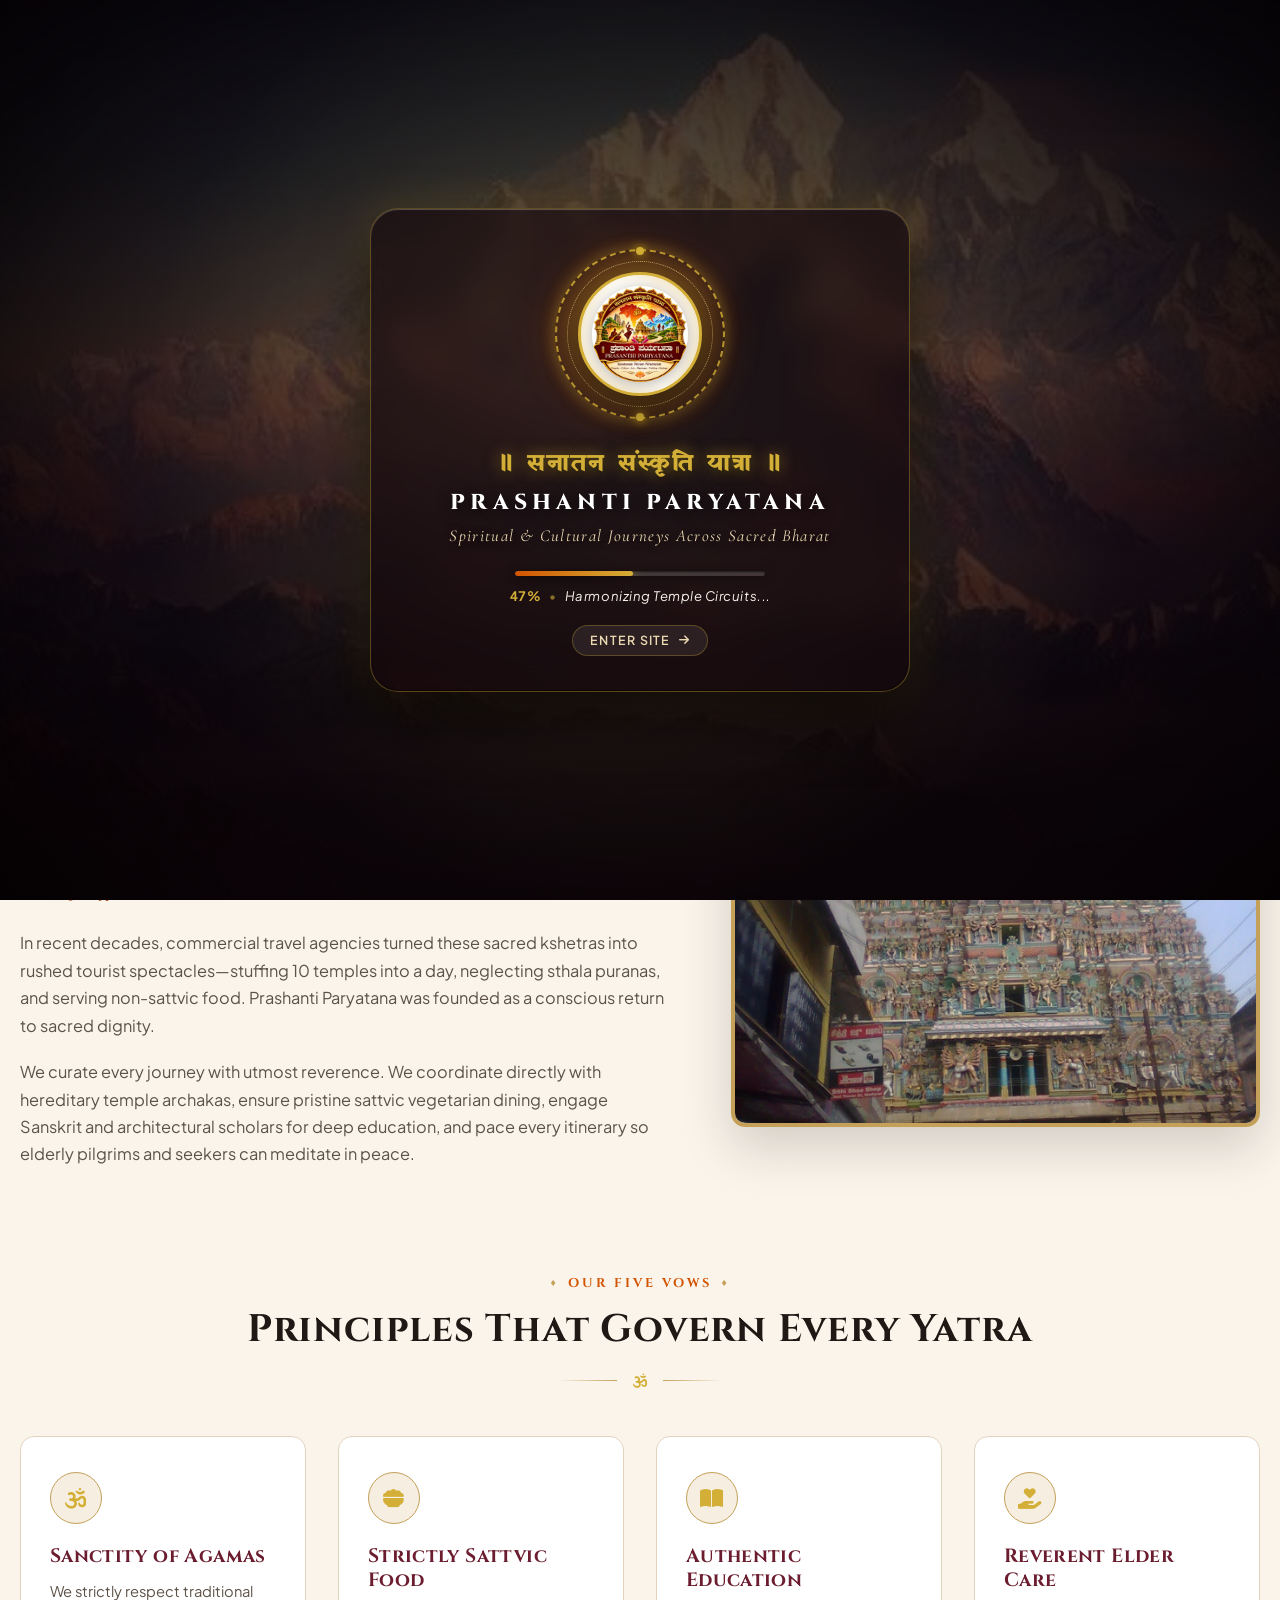
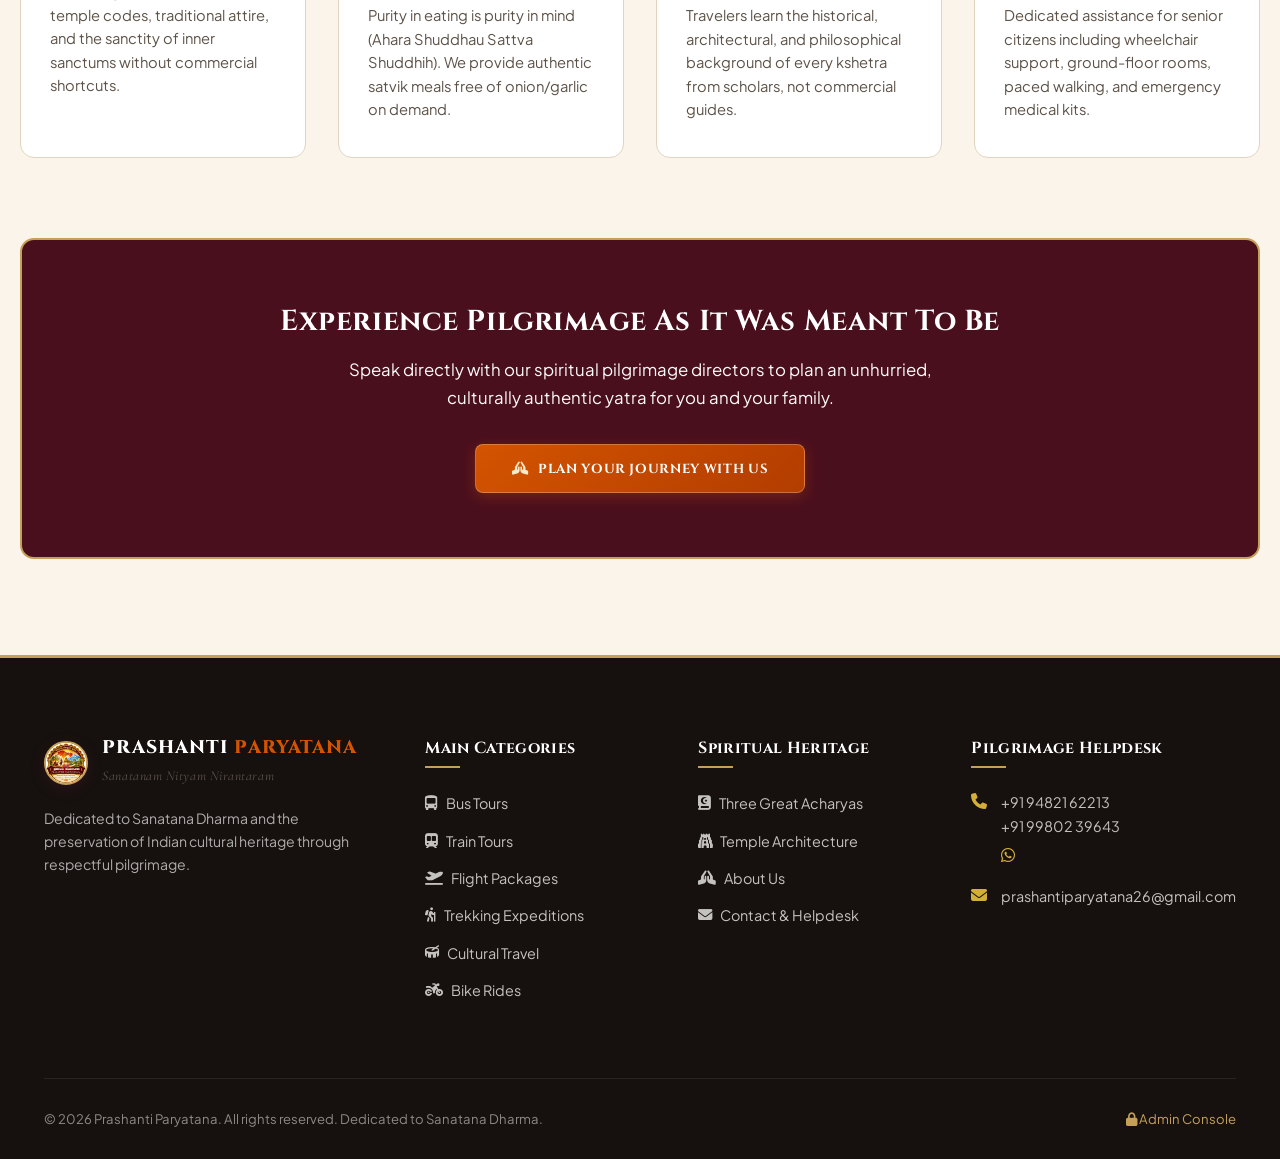
<file: about.html>
<!DOCTYPE html>
<html lang="en">
<head>
  <meta charset="UTF-8" />
  <meta name="viewport" content="width=device-width, initial-scale=1.0" />
  <title>About Us | Prashanti Paryatana</title>
  <meta name="description" content="Learn about Prashanti Paryatana, our sacred dedication to Sanatana Dharma, preserving Vedic heritage, and serving pilgrims with dignity." />

  <link rel="preconnect" href="https://fonts.googleapis.com" />
  <link rel="preconnect" href="https://fonts.gstatic.com" crossorigin />
  <link rel="stylesheet" href="https://cdnjs.cloudflare.com/ajax/libs/font-awesome/6.5.1/css/all.min.css" />

  <link rel="stylesheet" href="css/style.css" />
  <link rel="stylesheet" href="css/components.css" />
</head>
<body data-page="about">

      <!-- ================= WEBSITE LOADING PRELOADER (CINEMATIC BACKGROUND & MOVING LOGO) ================= -->
  <div id="sitePreloader" class="site-preloader" aria-label="Loading Prashanti Paryatana">
    <!-- Cinematic Background Image Crossfade Carousel -->
    <div class="preloader-bg-slideshow">
      <div class="preloader-bg-slide active" style="background-image: url('assets/loader/bg-1.jpg');"></div>
      <div class="preloader-bg-slide" style="background-image: url('assets/loader/bg-2.jpg');"></div>
      <div class="preloader-bg-slide" style="background-image: url('assets/loader/bg-3.jpg');"></div>
      <div class="preloader-bg-slide" style="background-image: url('assets/loader/bg-4.jpg');"></div>
      <div class="preloader-bg-slide" style="background-image: url('assets/loader/bg-5.jpg');"></div>
      <div class="preloader-overlay"></div>
    </div>

    <!-- Center Floating Animated Logo Badge & Content -->
    <div class="preloader-content">
      <div class="preloader-badge">
        <div class="preloader-aura-glow"></div>
        <div class="preloader-mandala-outer"></div>
        <div class="preloader-mandala-inner"></div>
        <div class="preloader-logo-wrap">
          <img src="assets/logo.png" alt="Prashanti Paryatana" class="preloader-logo" />
        </div>
      </div>

      <div class="preloader-text-group">
        <div class="preloader-sanskrit font-sanskrit-style">॥ सनातन संस्कृति यात्रा ॥</div>
        <h1 class="preloader-title">PRASHANTI PARYATANA</h1>
        <p class="preloader-tagline">Spiritual & Cultural Journeys Across Sacred Bharat</p>
      </div>

      <!-- Modern Progress Line & Counter -->
      <div class="preloader-status">
        <div class="preloader-progress-bar">
          <div id="preloaderProgressFill" class="preloader-progress-fill"></div>
        </div>
        <div class="preloader-status-text">
          <span id="preloaderPercent">0%</span>
          <span class="preloader-dot">•</span>
          <span id="preloaderPhase">Awakening Sacred Heritage...</span>
        </div>
      </div>

      <button type="button" class="preloader-skip-btn" id="preloaderSkipBtn" title="Enter Website">
        Enter Site <i class="fa-solid fa-arrow-right"></i>
      </button>
    </div>
  </div>
  </div>

<!-- Top Bar -->
  <div class="top-bar">
    <div class="container top-bar-inner">
      <div class="top-bar-left">
        <div class="top-bar-item">
          <i class="fa-solid fa-om"></i>
          <span class="font-sanskrit-style">॥ सनातन संस्कृति यात्रा ॥</span>
        </div>
        <div class="top-bar-item">
          <i class="fa-solid fa-phone"></i>
          <a href="tel:+919482162213" style="color: inherit; text-decoration: none; font-weight: 600;">+91 94821 62213</a>
          <span style="opacity: 0.5; margin: 0 4px;">/</span>
          <a href="tel:+919980239643" style="color: inherit; text-decoration: none; font-weight: 600;">+91 99802 39643</a>
        </div>
        <div class="top-bar-item">
          <i class="fa-solid fa-envelope"></i>
          <a href="mailto:prashantiparyatana26@gmail.com" style="color: inherit; text-decoration: none;">prashantiparyatana26@gmail.com</a>
        </div>
      </div>
      <div class="top-bar-right">
        <div class="top-bar-links">
          <a href="about.html" class="active">About</a>
          <a href="heritage.html">Our Heritage</a>
          <a href="acharyas.html">Acharyas</a>
          <a href="contact.html">Contact</a>
        </div>
        <a href="admin.html" class="admin-portal-link">
          <i class="fa-solid fa-lock"></i> Admin Portal
        </a>
      </div>
    </div>
  </div>

  <!-- Header -->
  <header class="site-header">
    <div class="container site-header-inner">
            <a href="index.html" class="brand-identity">
        <img src="assets/logo.png" alt="Prashanti Paryatana Logo" class="brand-logo-img" />
        <div class="brand-text-wrap">
          <span class="brand-name font-sanskrit-style">PRASHANTI <span>PARYATANA</span></span>
          <span class="brand-tagline">Sanatanam Nityam Nirantaram • Cultural Heritage</span>
        </div>
      </a>

      <!-- 5 Prominent Categories -->
      <nav class="categories-nav">
        <a href="bus-tours.html" class="category-link">
          <i class="fa-solid fa-bus-simple"></i>
          <span>Bus Tours</span>
        </a>
        <a href="train-tours.html" class="category-link">
          <i class="fa-solid fa-train-subway"></i>
          <span>Train Tours</span>
        </a>
        <a href="flight-packages.html" class="category-link">
          <i class="fa-solid fa-plane-departure"></i>
          <span>Flight Packages</span>
        </a>
        <a href="trekking-expeditions.html" class="category-link">
          <i class="fa-solid fa-person-hiking"></i>
          <span>Trekking Expeditions</span>
        </a>
        <a href="cultural.html" class="category-link">
          <i class="fa-solid fa-drum"></i>
          <span>Cultural Travel</span>
        </a>
        <a href="bike-rides.html" class="category-link">
          <i class="fa-solid fa-motorcycle"></i>
          <span>Bike Rides</span>
        </a>
      </nav>

      <div class="nav-actions">
        <button type="button" class="btn-plan-journey" onclick="openEnquiryModal('', 'Custom Pilgrimage Enquiry', 'all')">
          <i class="fa-solid fa-hands-praying"></i>
          <span>Plan Your Journey</span>
        </button>
        <button type="button" class="mobile-nav-toggle" aria-label="Toggle navigation">
          <i class="fa-solid fa-bars-staggered"></i>
        </button>
      </div>
    </div>
  </header>

  <!-- Category Hero -->
  <section class="category-hero" style="background: linear-gradient(135deg, #3A121D 0%, #170E10 100%);">
    <div class="container category-hero-content">
      <span class="section-eyebrow" style="color: var(--color-gold-bright);">Our Sacred Calling</span>
      <h1>About Prashanti Paryatana</h1>
      <p>
        Founded on the timeless ideals of Sanatana Dharma, we serve pilgrims not as commercial tourists, but as seekers walking the sacred soil of Bharatavarsha.
      </p>
    </div>
  </section>

  <!-- Main Content -->
  <main class="container" style="padding: 5rem 0 6rem 0;">
    <div class="intro-grid" style="margin-bottom: 5rem;">
      <div class="intro-text-block">
        <span class="section-eyebrow">The Origin & Vision</span>
        <h2>Why Prashanti Paryatana Exists</h2>
        <div class="decorative-divider" style="margin-left: 0; justify-content: flex-start;">
          <span></span><i class="fa-solid fa-om"></i><span></span>
        </div>
        <p class="intro-lead">
          Pilgrimage (Tirtha Yatra) is an ancient Vedic spiritual sadhana meant to quiet the mind, purify the senses, and awaken devotion.
        </p>
        <p class="intro-paragraph">
          In recent decades, commercial travel agencies turned these sacred kshetras into rushed tourist spectacles—stuffing 10 temples into a day, neglecting sthala puranas, and serving non-sattvic food. Prashanti Paryatana was founded as a conscious return to sacred dignity.
        </p>
        <p class="intro-paragraph">
          We curate every journey with utmost reverence. We coordinate directly with hereditary temple archakas, ensure pristine sattvic vegetarian dining, engage Sanskrit and architectural scholars for deep education, and pace every itinerary so elderly pilgrims and seekers can meditate in peace.
        </p>
      </div>
      <div>
        <img src="assets/temples/meenakshi.jpg" alt="Madurai Meenakshi Amman Sacred Temple Gopuram" style="border-radius: var(--radius-lg); border: 4px solid var(--color-gold); box-shadow: var(--shadow-xl); width: 100%; height: 420px; object-fit: cover;" />
      </div>
    </div>

    <!-- Guiding Principles -->
    <div class="section-header" style="max-width: 800px; margin-bottom: 3rem;">
      <span class="section-eyebrow">Our Five Vows</span>
      <h2>Principles That Govern Every Yatra</h2>
      <div class="decorative-divider">
        <span></span><i class="fa-solid fa-om"></i><span></span>
      </div>
    </div>

    <div class="why-us-grid" style="margin-bottom: 5rem;">
      <div class="why-us-card" style="background: #fff; color: var(--text-primary); border-color: var(--color-sandalwood-border);">
        <div class="why-us-icon"><i class="fa-solid fa-om"></i></div>
        <h3 style="color: var(--color-maroon);">Sanctity of Agamas</h3>
        <p style="color: var(--text-secondary);">We strictly respect traditional temple codes, traditional attire, and the sanctity of inner sanctums without commercial shortcuts.</p>
      </div>

      <div class="why-us-card" style="background: #fff; color: var(--text-primary); border-color: var(--color-sandalwood-border);">
        <div class="why-us-icon"><i class="fa-solid fa-bowl-food"></i></div>
        <h3 style="color: var(--color-maroon);">Strictly Sattvic Food</h3>
        <p style="color: var(--text-secondary);">Purity in eating is purity in mind (Ahara Shuddhau Sattva Shuddhih). We provide authentic satvik meals free of onion/garlic on demand.</p>
      </div>

      <div class="why-us-card" style="background: #fff; color: var(--text-primary); border-color: var(--color-sandalwood-border);">
        <div class="why-us-icon"><i class="fa-solid fa-book-open"></i></div>
        <h3 style="color: var(--color-maroon);">Authentic Education</h3>
        <p style="color: var(--text-secondary);">Travelers learn the historical, architectural, and philosophical background of every kshetra from scholars, not commercial guides.</p>
      </div>

      <div class="why-us-card" style="background: #fff; color: var(--text-primary); border-color: var(--color-sandalwood-border);">
        <div class="why-us-icon"><i class="fa-solid fa-hand-holding-heart"></i></div>
        <h3 style="color: var(--color-maroon);">Reverent Elder Care</h3>
        <p style="color: var(--text-secondary);">Dedicated assistance for senior citizens including wheelchair support, ground-floor rooms, paced walking, and emergency medical kits.</p>
      </div>
    </div>

    <div style="text-align: center; background: var(--color-maroon-deep); color: #fff; padding: 4rem 2rem; border-radius: var(--radius-lg); border: 2px solid var(--color-gold);">
      <h3 style="color: #fff; font-size: 1.8rem; margin-bottom: 1rem;">Experience Pilgrimage As It Was Meant To Be</h3>
      <p style="color: var(--color-sandalwood-light); max-width: 650px; margin: 0 auto 2rem auto; font-size: 1.05rem;">
        Speak directly with our spiritual pilgrimage directors to plan an unhurried, culturally authentic yatra for you and your family.
      </p>
      <button type="button" class="btn-plan-journey" onclick="openEnquiryModal('', 'Custom Yatra Consultation', 'all')" style="padding: 0.9rem 2.2rem;">
        <i class="fa-solid fa-hands-praying"></i> Plan Your Journey With Us
      </button>
    </div>
  </main>

  <!-- Footer -->
  <footer class="site-footer">
    <div class="container">
      <div class="footer-top-grid">
        <div class="footer-col footer-brand-col">
                    <div class="brand-identity" style="margin-bottom: 1rem;">
            <img src="assets/logo.png" alt="Prashanti Paryatana Logo" class="brand-logo-img" style="width: 44px; height: 44px;" />
            <div class="brand-text-wrap">
              <span class="brand-name font-sanskrit-style" style="font-size: 1.15rem; color:#fff;">PRASHANTI <span>PARYATANA</span></span>
              <span class="brand-tagline">Sanatanam Nityam Nirantaram</span>
            </div>
          </div>
          <p>Dedicated to Sanatana Dharma and the preservation of Indian cultural heritage through respectful pilgrimage.</p>
        </div>
        <div class="footer-col">
          <h4>Main Categories</h4>
          <ul class="footer-links-list">
            <li><a href="bus-tours.html"><i class="fa-solid fa-bus-simple"></i> Bus Tours</a></li>
            <li><a href="train-tours.html"><i class="fa-solid fa-train-subway"></i> Train Tours</a></li>
            <li><a href="flight-packages.html"><i class="fa-solid fa-plane-departure"></i> Flight Packages</a></li>
            <li><a href="trekking-expeditions.html"><i class="fa-solid fa-person-hiking"></i> Trekking Expeditions</a></li>
            <li><a href="cultural.html"><i class="fa-solid fa-drum"></i> Cultural Travel</a></li>
            <li><a href="bike-rides.html"><i class="fa-solid fa-motorcycle"></i> Bike Rides</a></li>
          </ul>
        </div>
        <div class="footer-col">
          <h4>Spiritual Heritage</h4>
          <ul class="footer-links-list">
            <li><a href="acharyas.html"><i class="fa-solid fa-book-quran"></i> Three Great Acharyas</a></li>
            <li><a href="heritage.html"><i class="fa-solid fa-gopuram"></i> Temple Architecture</a></li>
            <li><a href="about.html"><i class="fa-solid fa-hands-praying"></i> About Us</a></li>
            <li><a href="contact.html"><i class="fa-solid fa-envelope"></i> Contact & Helpdesk</a></li>
          </ul>
        </div>
        <div class="footer-col">
          <h4>Pilgrimage Helpdesk</h4>
          <div class="footer-contact-item">
            <i class="fa-solid fa-phone"></i>
            <div>
              <a href="tel:+919482162213" style="color: inherit; text-decoration: none;">+91 94821 62213</a><br />
              <a href="tel:+919980239643" style="color: inherit; text-decoration: none;">+91 99802 39643</a><br />
              <a href="https://wa.me/919980239643?text=Namaskaram!%20I%20would%20like%20to%20enquire%20about%20a%20yatra." target="_blank" rel="noopener noreferrer" style="color: #25D366; text-decoration: none; font-size: 1.35rem; display: inline-flex; align-items: center; margin-top: 0.35rem; transition: transform 0.2s ease;" title="Chat on WhatsApp" aria-label="Chat on WhatsApp">
                <i class="fa-brands fa-whatsapp"></i>
              </a>
            </div>
          </div>
          <div class="footer-contact-item">
            <i class="fa-solid fa-envelope"></i>
            <div>
              <a href="mailto:prashantiparyatana26@gmail.com" style="color: inherit; text-decoration: none;">prashantiparyatana26@gmail.com</a>
            </div>
          </div>
        </div>
      </div>
      <div class="footer-bottom">
        <div class="footer-bottom-inner">
          <p>© 2026 Prashanti Paryatana. All rights reserved. Dedicated to Sanatana Dharma.</p>
          <a href="admin.html" style="color: var(--color-gold);"><i class="fa-solid fa-lock"></i> Admin Console</a>
        </div>
      </div>
    </div>
  </footer>

  <!-- Modal & Mobile Drawer -->
  <div id="enquiryModal" class="modal-backdrop">
    <div class="modal-dialog">
      <div class="modal-header">
        <h3><i class="fa-solid fa-hands-praying" style="color: var(--color-gold-bright); margin-right: 0.5rem;"></i> Plan Your Sacred Journey</h3>
        <button type="button" class="modal-close-btn">&times;</button>
      </div>
      <div class="modal-body">
        <!-- Direct Quick Contact Pill -->
        <div class="modal-quick-contact" style="display: flex; align-items: center; justify-content: space-between; flex-wrap: wrap; gap: 0.5rem; background: var(--color-sandalwood-light); border: 1px solid var(--color-gold); border-radius: var(--radius-sm); padding: 0.6rem 0.9rem; margin-bottom: 1.2rem; font-size: 0.82rem;">
          <div style="display: flex; align-items: center; gap: 0.4rem;">
            <i class="fa-solid fa-phone" style="color: var(--color-saffron);"></i>
            <span style="font-weight: 600; color: var(--color-maroon);">Call:</span>
            <a href="tel:+919482162213" style="color: var(--color-maroon); font-weight: 700; text-decoration: none;">+91 94821 62213</a>
            <span style="opacity: 0.5;">/</span>
            <a href="tel:+919980239643" style="color: var(--color-maroon); font-weight: 700; text-decoration: none;">+91 99802 39643</a>
          </div>
          <div style="display: flex; align-items: center; gap: 0.6rem;">
            <a href="https://wa.me/919980239643?text=Namaskaram!%20I%20have%20an%20enquiry%20regarding%20pilgrimage." target="_blank" rel="noopener noreferrer" style="color: #25D366; text-decoration: none; display: inline-flex; align-items: center; font-size: 1.25rem; transition: transform 0.2s ease;" title="Chat on WhatsApp" aria-label="Chat on WhatsApp">
              <i class="fa-brands fa-whatsapp"></i>
            </a>
            <span style="opacity: 0.4;">|</span>
            <a href="mailto:prashantiparyatana26@gmail.com" style="color: var(--color-maroon); font-weight: 600; text-decoration: none;">prashantiparyatana26@gmail.com</a>
          </div>
        </div>
        <div id="enquiryFormContainer">
          <form id="enquiryForm">
            <div class="form-grid-2">
              <div class="form-group">
                <label class="form-label">Full Name <span class="req">*</span></label>
                <input type="text" name="fullName" class="form-control" required />
              </div>
              <div class="form-group">
                <label class="form-label">Email Address <span class="req">*</span></label>
                <input type="email" name="email" class="form-control" required />
              </div>
            </div>
            <div class="form-grid-2">
              <div class="form-group">
                <label class="form-label">Mobile Number <span class="req">*</span></label>
                <input type="tel" name="phone" class="form-control" required />
              </div>
              <div class="form-group">
                <label class="form-label">Starting Location</label>
                <input type="text" name="startingLocation" class="form-control" />
              </div>
            </div>
            <div class="form-grid-2">
              <div class="form-group">
                <label class="form-label">Category</label>
                <select name="category" id="enqCategorySelect" class="form-control">
                  <option value="all">Any Category</option>
                  <option value="bus">Bus Tours</option>
                  <option value="train">Train Tours</option>
                  <option value="flight">Flight Packages</option>
                  <option value="trekking">Trekking Expeditions</option>
                  <option value="cultural">Cultural Travel</option>
                  <option value="bike">Bike Rides</option>
                </select>
              </div>
              <div class="form-group">
                <label class="form-label">Preferred Package</label>
                <select name="preferredPackage" id="enqPackageSelect" class="form-control"></select>
              </div>
            </div>
            <div class="form-grid-2">
              <div class="form-group">
                <label class="form-label">Departure Date <span class="req">*</span></label>
                <input type="date" name="departureDate" class="form-control" required />
              </div>
              <div class="form-group">
                <label class="form-label">Travellers <span class="req">*</span></label>
                <input type="number" name="travellers" min="1" max="40" class="form-control" value="2" required />
              </div>
            </div>
            <div class="form-group">
              <label class="form-label">Special Requirements</label>
              <textarea name="requirements" class="form-control"></textarea>
            </div>
            <button type="submit" class="form-submit-btn">
              <i class="fa-solid fa-paper-plane"></i> Submit Travel Enquiry
            </button>
          </form>
        </div>
        <div id="enquiryConfirmationContainer" class="enquiry-confirmation" style="display: none;">
          <div class="confirmation-badge-icon"><i class="fa-solid fa-check"></i></div>
          <h3 style="color: var(--color-maroon);">Enquiry Registered!</h3>
          <div class="reference-display-box">
            <div id="confirmationRefCode" class="reference-code">PP-2026-YTR-0000</div>
          </div>
          <button type="button" class="btn-quick-enquire" onclick="closeEnquiryModal()">Close</button>
        </div>
      </div>
    </div>
  </div>

  <!-- Mobile Drawer -->
  <div class="mobile-drawer">
    <div class="mobile-drawer-content">
      <div class="mobile-drawer-header">
        <span class="brand-name" style="font-size: 1.1rem;">Prashanti <span>Paryatana</span></span>
        <button type="button" class="mobile-drawer-close" style="background:none; border:none; font-size: 1.4rem;">&times;</button>
      </div>
      <div class="mobile-drawer-links">
        <a href="bus-tours.html" class="mobile-nav-item"><i class="fa-solid fa-bus-simple"></i> Bus Tours</a>
        <a href="train-tours.html" class="mobile-nav-item"><i class="fa-solid fa-train-subway"></i> Train Tours</a>
        <a href="flight-packages.html" class="mobile-nav-item"><i class="fa-solid fa-plane-departure"></i> Flight Packages</a>
        <a href="trekking-expeditions.html" class="mobile-nav-item"><i class="fa-solid fa-person-hiking"></i> Trekking Expeditions</a>
        <a href="cultural.html" class="mobile-nav-item"><i class="fa-solid fa-drum"></i> Cultural Travel</a>
        <a href="bike-rides.html" class="mobile-nav-item"><i class="fa-solid fa-motorcycle"></i> Bike Rides</a>
        <a href="index.html" class="mobile-nav-item"><i class="fa-solid fa-house"></i> Home</a>
      </div>
    </div>
  </div>

  <script src="js/data.js"></script>
  <script src="js/app.js"></script>
</body>
</html>
</file>
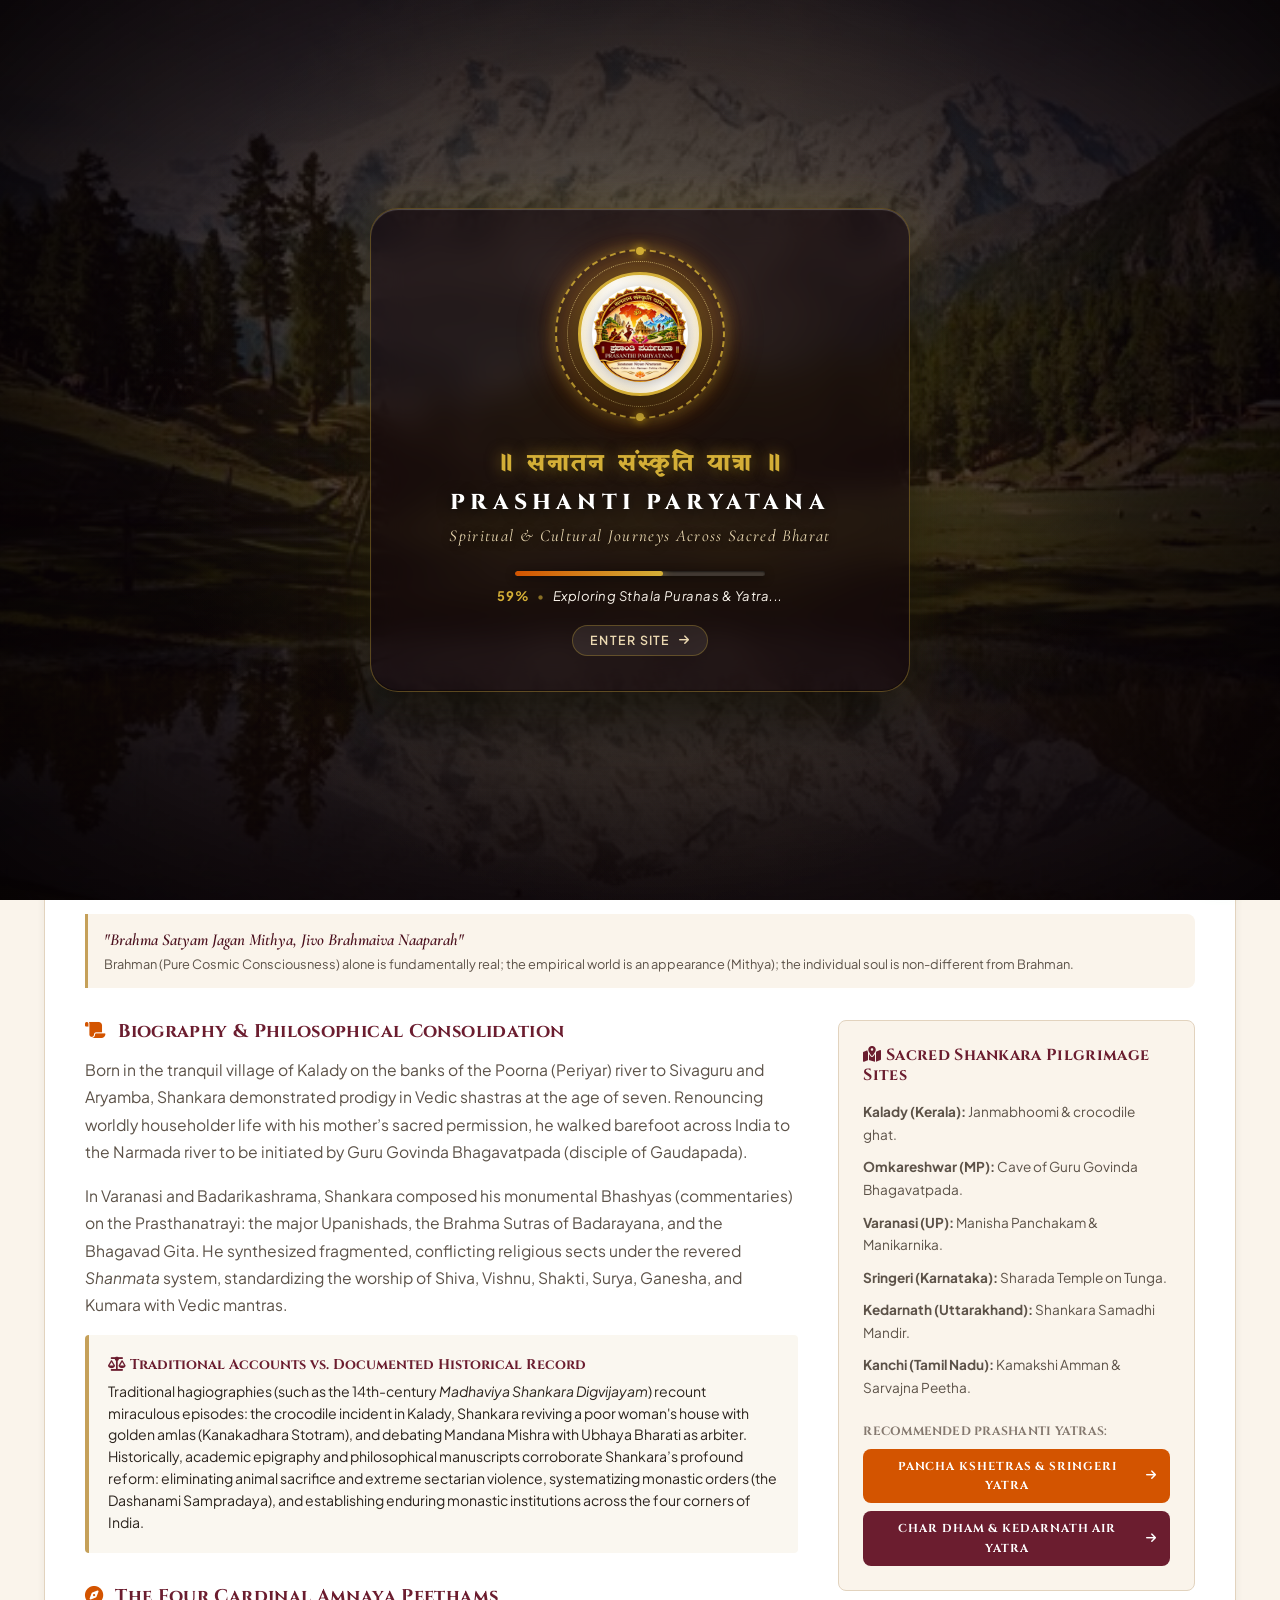
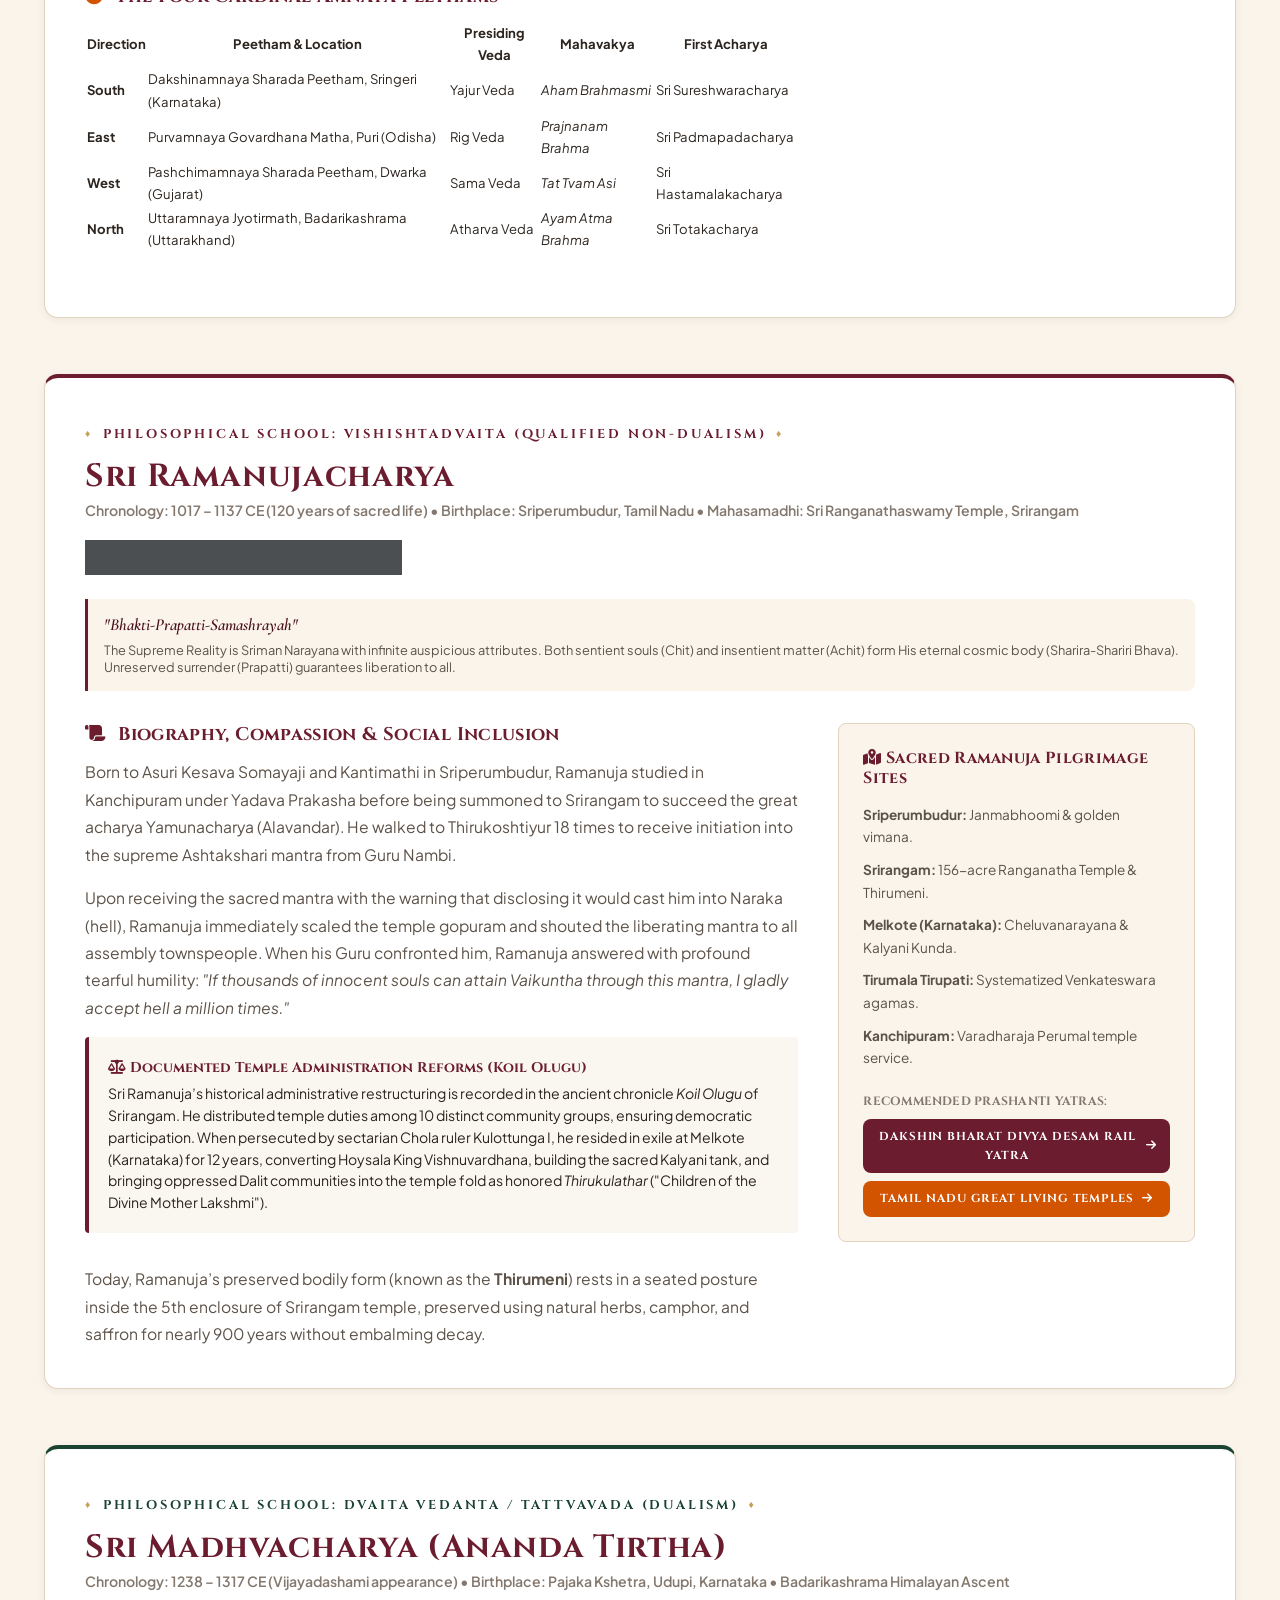
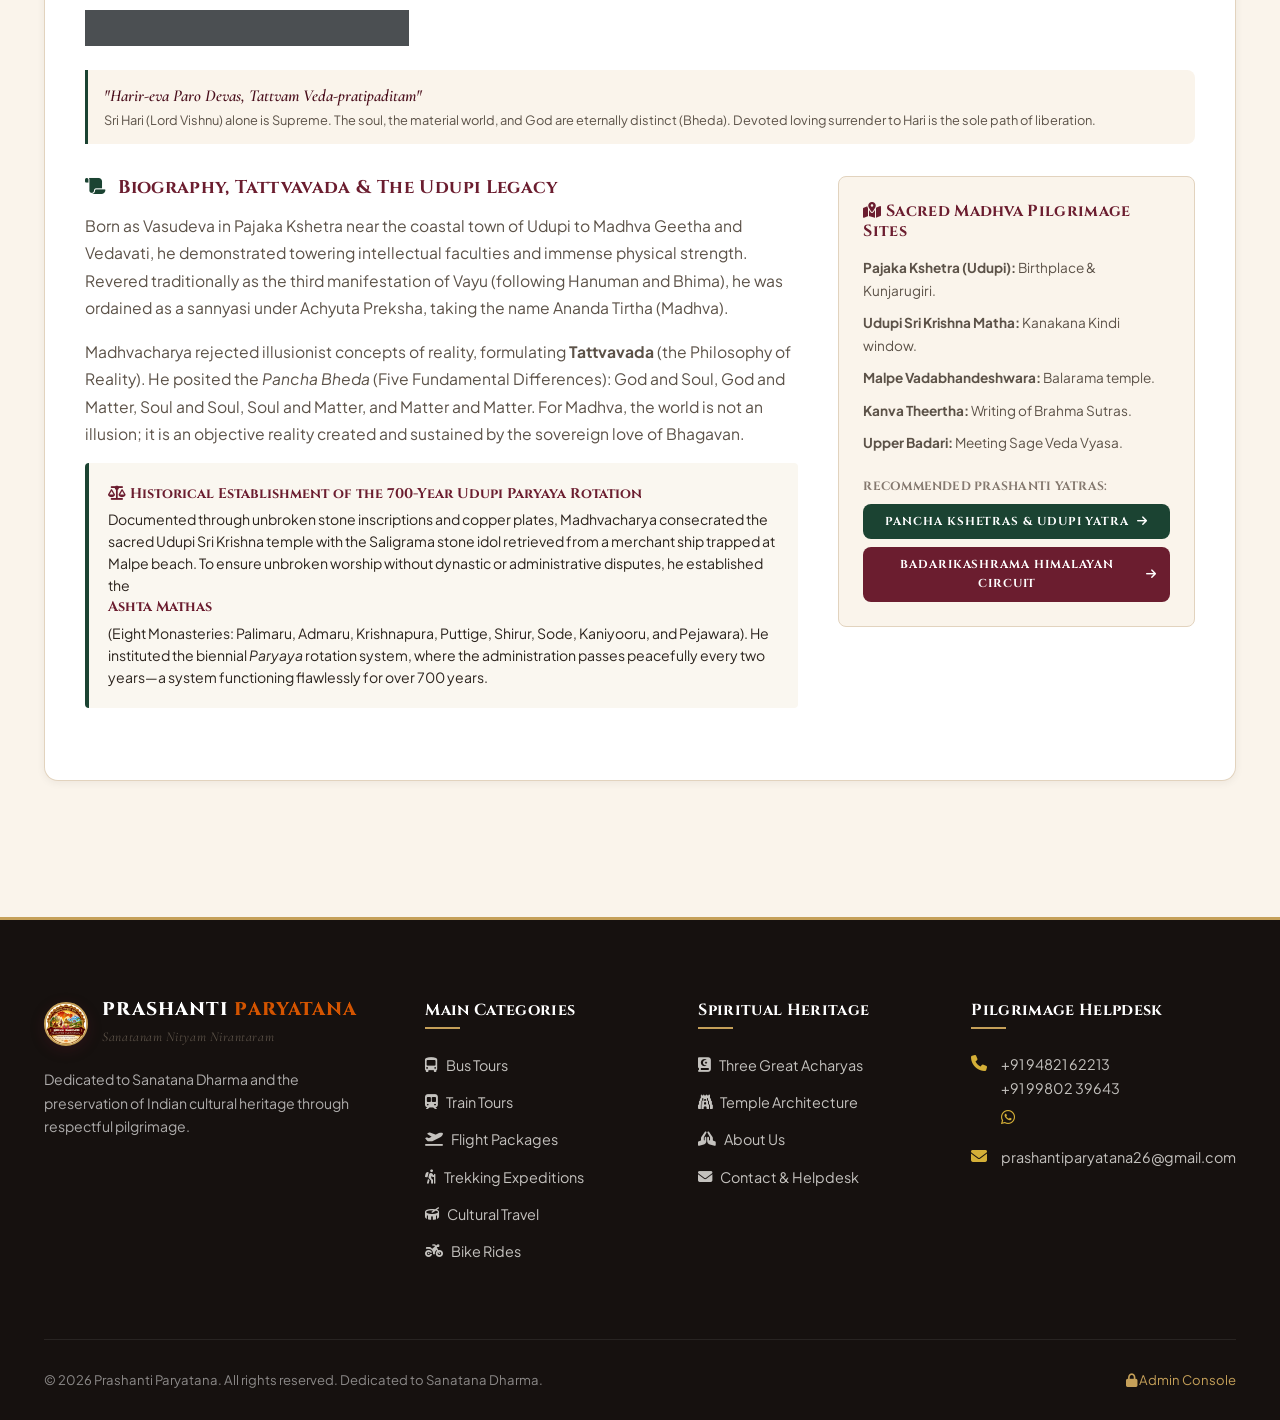
<file: acharyas.html>
<!DOCTYPE html>
<html lang="en">
<head>
  <meta charset="UTF-8" />
  <meta name="viewport" content="width=device-width, initial-scale=1.0" />
  <title>The Three Great Acharyas | Prashanti Paryatana</title>
  <meta name="description" content="Explore the philosophical systems, historical lives, and sacred pilgrimage routes of Adi Shankaracharya, Sri Ramanujacharya, and Sri Madhvacharya." />

  <link rel="preconnect" href="https://fonts.googleapis.com" />
  <link rel="preconnect" href="https://fonts.gstatic.com" crossorigin />
  <link rel="stylesheet" href="https://cdnjs.cloudflare.com/ajax/libs/font-awesome/6.5.1/css/all.min.css" />

  <link rel="stylesheet" href="css/style.css" />
  <link rel="stylesheet" href="css/components.css" />
</head>
<body data-page="acharyas">

      <!-- ================= WEBSITE LOADING PRELOADER (CINEMATIC BACKGROUND & MOVING LOGO) ================= -->
  <div id="sitePreloader" class="site-preloader" aria-label="Loading Prashanti Paryatana">
    <!-- Cinematic Background Image Crossfade Carousel -->
    <div class="preloader-bg-slideshow">
      <div class="preloader-bg-slide active" style="background-image: url('assets/loader/bg-1.jpg');"></div>
      <div class="preloader-bg-slide" style="background-image: url('assets/loader/bg-2.jpg');"></div>
      <div class="preloader-bg-slide" style="background-image: url('assets/loader/bg-3.jpg');"></div>
      <div class="preloader-bg-slide" style="background-image: url('assets/loader/bg-4.jpg');"></div>
      <div class="preloader-bg-slide" style="background-image: url('assets/loader/bg-5.jpg');"></div>
      <div class="preloader-overlay"></div>
    </div>

    <!-- Center Floating Animated Logo Badge & Content -->
    <div class="preloader-content">
      <div class="preloader-badge">
        <div class="preloader-aura-glow"></div>
        <div class="preloader-mandala-outer"></div>
        <div class="preloader-mandala-inner"></div>
        <div class="preloader-logo-wrap">
          <img src="assets/logo.png" alt="Prashanti Paryatana" class="preloader-logo" />
        </div>
      </div>

      <div class="preloader-text-group">
        <div class="preloader-sanskrit font-sanskrit-style">॥ सनातन संस्कृति यात्रा ॥</div>
        <h1 class="preloader-title">PRASHANTI PARYATANA</h1>
        <p class="preloader-tagline">Spiritual & Cultural Journeys Across Sacred Bharat</p>
      </div>

      <!-- Modern Progress Line & Counter -->
      <div class="preloader-status">
        <div class="preloader-progress-bar">
          <div id="preloaderProgressFill" class="preloader-progress-fill"></div>
        </div>
        <div class="preloader-status-text">
          <span id="preloaderPercent">0%</span>
          <span class="preloader-dot">•</span>
          <span id="preloaderPhase">Awakening Sacred Heritage...</span>
        </div>
      </div>

      <button type="button" class="preloader-skip-btn" id="preloaderSkipBtn" title="Enter Website">
        Enter Site <i class="fa-solid fa-arrow-right"></i>
      </button>
    </div>
  </div>
  </div>

<!-- Top Bar -->
  <div class="top-bar">
    <div class="container top-bar-inner">
      <div class="top-bar-left">
        <div class="top-bar-item">
          <i class="fa-solid fa-om"></i>
          <span class="font-sanskrit-style">॥ सनातन संस्कृति यात्रा ॥</span>
        </div>
        <div class="top-bar-item">
          <i class="fa-solid fa-phone"></i>
          <a href="tel:+919482162213" style="color: inherit; text-decoration: none; font-weight: 600;">+91 94821 62213</a>
          <span style="opacity: 0.5; margin: 0 4px;">/</span>
          <a href="tel:+919980239643" style="color: inherit; text-decoration: none; font-weight: 600;">+91 99802 39643</a>
        </div>
        <div class="top-bar-item">
          <i class="fa-solid fa-envelope"></i>
          <a href="mailto:prashantiparyatana26@gmail.com" style="color: inherit; text-decoration: none;">prashantiparyatana26@gmail.com</a>
        </div>
      </div>
      <div class="top-bar-right">
        <div class="top-bar-links">
          <a href="about.html">About</a>
          <a href="heritage.html">Our Heritage</a>
          <a href="acharyas.html" class="active">Acharyas</a>
          <a href="contact.html">Contact</a>
        </div>
        <a href="admin.html" class="admin-portal-link">
          <i class="fa-solid fa-lock"></i> Admin Portal
        </a>
      </div>
    </div>
  </div>

  <!-- Header -->
  <header class="site-header">
    <div class="container site-header-inner">
            <a href="index.html" class="brand-identity">
        <img src="assets/logo.png" alt="Prashanti Paryatana Logo" class="brand-logo-img" />
        <div class="brand-text-wrap">
          <span class="brand-name font-sanskrit-style">PRASHANTI <span>PARYATANA</span></span>
          <span class="brand-tagline">Sanatanam Nityam Nirantaram • Cultural Heritage</span>
        </div>
      </a>

      <!-- 5 Prominent Categories -->
      <nav class="categories-nav">
        <a href="bus-tours.html" class="category-link">
          <i class="fa-solid fa-bus-simple"></i>
          <span>Bus Tours</span>
        </a>
        <a href="train-tours.html" class="category-link">
          <i class="fa-solid fa-train-subway"></i>
          <span>Train Tours</span>
        </a>
        <a href="flight-packages.html" class="category-link">
          <i class="fa-solid fa-plane-departure"></i>
          <span>Flight Packages</span>
        </a>
        <a href="trekking-expeditions.html" class="category-link">
          <i class="fa-solid fa-person-hiking"></i>
          <span>Trekking Expeditions</span>
        </a>
        <a href="cultural.html" class="category-link">
          <i class="fa-solid fa-drum"></i>
          <span>Cultural Travel</span>
        </a>
        <a href="bike-rides.html" class="category-link">
          <i class="fa-solid fa-motorcycle"></i>
          <span>Bike Rides</span>
        </a>
      </nav>

      <div class="nav-actions">
        <button type="button" class="btn-plan-journey" onclick="openEnquiryModal('', 'Acharya Heritage Pilgrimage', 'all')">
          <i class="fa-solid fa-hands-praying"></i>
          <span>Plan Your Journey</span>
        </button>
        <button type="button" class="mobile-nav-toggle" aria-label="Toggle navigation">
          <i class="fa-solid fa-bars-staggered"></i>
        </button>
      </div>
    </div>
  </header>

  <!-- Hero Section -->
  <section class="category-hero" style="background: linear-gradient(135deg, var(--color-maroon-deep) 0%, #170E10 100%);">
    <div class="container category-hero-content">
      <span class="section-eyebrow" style="color: var(--color-gold-bright);">Vedic Wisdom & Philosophy</span>
      <h1>The Three Great Acharyas</h1>
      <p>
        The intellectual and spiritual architecture of Sanatana Dharma was synthesized by three transcendent philosopher-saints: Adi Shankaracharya, Sri Ramanujacharya, and Sri Madhvacharya. Explore their life histories, theological schools, and the sacred pilgrimage circuits they blessed.
      </p>
    </div>
  </section>

  <!-- Navigation Anchors -->
  <div class="container filter-bar-wrap">
    <div class="filter-bar" style="justify-content: center; gap: 1.5rem;">
      <a href="#adi-shankara" class="filter-pill active">Adi Shankaracharya (Advaita)</a>
      <a href="#ramanujacharya" class="filter-pill">Sri Ramanujacharya (Vishishtadvaita)</a>
      <a href="#madhvacharya" class="filter-pill">Sri Madhvacharya (Dvaita)</a>
    </div>
  </div>

  <!-- Main Content: The Three Acharyas In-Depth -->
  <main class="container" style="padding-bottom: 6rem;">

    <!-- ================= 1. ADI SHANKARACHARYA ================= -->
    <article id="adi-shankara" class="detail-section-block" style="border-top: 4px solid var(--color-saffron);">
      <div style="display: flex; justify-content: space-between; align-items: flex-start; flex-wrap: wrap; gap: 1rem; margin-bottom: 1.5rem;">
        <div>
          <span class="section-eyebrow">Philosophical School: Advaita Vedanta (Non-Dualism)</span>
          <h2 style="color: var(--color-maroon); font-size: 2rem;">Adi Shankaracharya</h2>
          <span style="font-size: 0.88rem; color: var(--text-muted); font-weight: 600;">
            Chronology: c. 788 – 820 CE (Traditional Matha reckoning: 509 – 477 BCE) • Birthplace: Kalady, Kerala • Mahasamadhi: Kedarnath, Himalayas
          </span>
        </div>
        <span class="package-card-badge cat-bus" style="position: static; font-size: 0.8rem;">
          <i class="fa-solid fa-sun"></i> Dakshinamnaya Peetham Lineage
        </span>
      </div>

      <div class="acharya-quote-box" style="margin: 1.5rem 0;">
        <div class="acharya-quote">"Brahma Satyam Jagan Mithya, Jivo Brahmaiva Naaparah"</div>
        <div class="acharya-trans">Brahman (Pure Cosmic Consciousness) alone is fundamentally real; the empirical world is an appearance (Mithya); the individual soul is non-different from Brahman.</div>
      </div>

      <div class="detail-grid" style="grid-template-columns: 2fr 1fr; gap: 2.5rem; margin-top: 2rem;">
        <div>
          <h4 style="color: var(--color-maroon); margin-bottom: 0.8rem; font-size: 1.15rem;">
            <i class="fa-solid fa-scroll" style="color: var(--color-saffron); margin-right: 0.4rem;"></i> Biography & Philosophical Consolidation
          </h4>
          <p class="detail-body-text" style="margin-bottom: 1rem;">
            Born in the tranquil village of Kalady on the banks of the Poorna (Periyar) river to Sivaguru and Aryamba, Shankara demonstrated prodigy in Vedic shastras at the age of seven. Renouncing worldly householder life with his mother’s sacred permission, he walked barefoot across India to the Narmada river to be initiated by Guru Govinda Bhagavatpada (disciple of Gaudapada).
          </p>
          <p class="detail-body-text" style="margin-bottom: 1rem;">
            In Varanasi and Badarikashrama, Shankara composed his monumental Bhashyas (commentaries) on the Prasthanatrayi: the major Upanishads, the Brahma Sutras of Badarayana, and the Bhagavad Gita. He synthesized fragmented, conflicting religious sects under the revered <em>Shanmata</em> system, standardizing the worship of Shiva, Vishnu, Shakti, Surya, Ganesha, and Kumara with Vedic mantras.
          </p>

          <!-- Historical Distinction Note -->
          <div class="artist-disclaimer-notice" style="border-left-color: var(--color-gold); background: #FAF7F0;">
            <strong><i class="fa-solid fa-scale-balanced"></i> Traditional Accounts vs. Documented Historical Record</strong>
            Traditional hagiographies (such as the 14th-century <em>Madhaviya Shankara Digvijayam</em>) recount miraculous episodes: the crocodile incident in Kalady, Shankara reviving a poor woman's house with golden amlas (Kanakadhara Stotram), and debating Mandana Mishra with Ubhaya Bharati as arbiter. Historically, academic epigraphy and philosophical manuscripts corroborate Shankara’s profound reform: eliminating animal sacrifice and extreme sectarian violence, systematizing monastic orders (the Dashanami Sampradaya), and establishing enduring monastic institutions across the four corners of India.
          </div>

          <h4 style="color: var(--color-maroon); margin: 1.5rem 0 0.8rem 0; font-size: 1.15rem;">
            <i class="fa-solid fa-compass" style="color: var(--color-saffron); margin-right: 0.4rem;"></i> The Four Cardinal Amnaya Peethams
          </h4>
          <div style="overflow-x: auto;">
            <table class="admin-table" style="font-size: 0.82rem; margin-bottom: 1.5rem;">
              <thead>
                <tr>
                  <th>Direction</th>
                  <th>Peetham & Location</th>
                  <th>Presiding Veda</th>
                  <th>Mahavakya</th>
                  <th>First Acharya</th>
                </tr>
              </thead>
              <tbody>
                <tr>
                  <td><strong>South</strong></td>
                  <td>Dakshinamnaya Sharada Peetham, Sringeri (Karnataka)</td>
                  <td>Yajur Veda</td>
                  <td><em>Aham Brahmasmi</em></td>
                  <td>Sri Sureshwaracharya</td>
                </tr>
                <tr>
                  <td><strong>East</strong></td>
                  <td>Purvamnaya Govardhana Matha, Puri (Odisha)</td>
                  <td>Rig Veda</td>
                  <td><em>Prajnanam Brahma</em></td>
                  <td>Sri Padmapadacharya</td>
                </tr>
                <tr>
                  <td><strong>West</strong></td>
                  <td>Pashchimamnaya Sharada Peetham, Dwarka (Gujarat)</td>
                  <td>Sama Veda</td>
                  <td><em>Tat Tvam Asi</em></td>
                  <td>Sri Hastamalakacharya</td>
                </tr>
                <tr>
                  <td><strong>North</strong></td>
                  <td>Uttaramnaya Jyotirmath, Badarikashrama (Uttarakhand)</td>
                  <td>Atharva Veda</td>
                  <td><em>Ayam Atma Brahma</em></td>
                  <td>Sri Totakacharya</td>
                </tr>
              </tbody>
            </table>
          </div>
        </div>

        <div>
          <div style="background: var(--color-sandalwood); padding: 1.5rem; border-radius: var(--radius-md); border: 1px solid var(--color-sandalwood-border);">
            <h4 style="font-size: 1rem; color: var(--color-maroon); margin-bottom: 1rem;">
              <i class="fa-solid fa-map-location-dot"></i> Sacred Shankara Pilgrimage Sites
            </h4>
            <ul style="display: flex; flex-direction: column; gap: 0.6rem; font-size: 0.85rem; color: var(--text-secondary); margin-bottom: 1.5rem;">
              <li><strong>Kalady (Kerala):</strong> Janmabhoomi & crocodile ghat.</li>
              <li><strong>Omkareshwar (MP):</strong> Cave of Guru Govinda Bhagavatpada.</li>
              <li><strong>Varanasi (UP):</strong> Manisha Panchakam & Manikarnika.</li>
              <li><strong>Sringeri (Karnataka):</strong> Sharada Temple on Tunga.</li>
              <li><strong>Kedarnath (Uttarakhand):</strong> Shankara Samadhi Mandir.</li>
              <li><strong>Kanchi (Tamil Nadu):</strong> Kamakshi Amman & Sarvajna Peetha.</li>
            </ul>

            <h5 style="font-family: var(--font-heading); font-size: 0.75rem; text-transform: uppercase; color: var(--text-muted); margin-bottom: 0.6rem;">
              Recommended Prashanti Yatras:
            </h5>
            <div style="display: flex; flex-direction: column; gap: 0.5rem;">
              <a href="package-detail.html?id=bus-sringeri-udupi" class="btn-explore" style="font-size: 0.72rem; padding: 0.5rem 0.8rem; background: var(--color-saffron);">
                <span>Pancha Kshetras & Sringeri Yatra</span> <i class="fa-solid fa-arrow-right"></i>
              </a>
              <a href="package-detail.html?id=flight-char-dham-himalaya" class="btn-explore" style="font-size: 0.72rem; padding: 0.5rem 0.8rem; background: var(--color-maroon);">
                <span>Char Dham & Kedarnath Air Yatra</span> <i class="fa-solid fa-arrow-right"></i>
              </a>
            </div>
          </div>
        </div>
      </div>
    </article>

    <!-- ================= 2. SRI RAMANUJACHARYA ================= -->
    <article id="ramanujacharya" class="detail-section-block" style="border-top: 4px solid var(--color-maroon); margin-top: 3.5rem;">
      <div style="display: flex; justify-content: space-between; align-items: flex-start; flex-wrap: wrap; gap: 1rem; margin-bottom: 1.5rem;">
        <div>
          <span class="section-eyebrow" style="color: var(--color-maroon);">Philosophical School: Vishishtadvaita (Qualified Non-Dualism)</span>
          <h2 style="color: var(--color-maroon); font-size: 2rem;">Sri Ramanujacharya</h2>
          <span style="font-size: 0.88rem; color: var(--text-muted); font-weight: 600;">
            Chronology: 1017 – 1137 CE (120 years of sacred life) • Birthplace: Sriperumbudur, Tamil Nadu • Mahasamadhi: Sri Ranganathaswamy Temple, Srirangam
          </span>
        </div>
        <span class="package-card-badge cat-train" style="position: static; font-size: 0.8rem;">
          <i class="fa-solid fa-hands-praying"></i> Sri Vaishnava Sampradaya Head
        </span>
      </div>

      <div class="acharya-quote-box" style="margin: 1.5rem 0; border-left-color: var(--color-maroon);">
        <div class="acharya-quote">"Bhakti-Prapatti-Samashrayah"</div>
        <div class="acharya-trans">The Supreme Reality is Sriman Narayana with infinite auspicious attributes. Both sentient souls (Chit) and insentient matter (Achit) form His eternal cosmic body (Sharira-Shariri Bhava). Unreserved surrender (Prapatti) guarantees liberation to all.</div>
      </div>

      <div class="detail-grid" style="grid-template-columns: 2fr 1fr; gap: 2.5rem; margin-top: 2rem;">
        <div>
          <h4 style="color: var(--color-maroon); margin-bottom: 0.8rem; font-size: 1.15rem;">
            <i class="fa-solid fa-scroll" style="color: var(--color-maroon); margin-right: 0.4rem;"></i> Biography, Compassion & Social Inclusion
          </h4>
          <p class="detail-body-text" style="margin-bottom: 1rem;">
            Born to Asuri Kesava Somayaji and Kantimathi in Sriperumbudur, Ramanuja studied in Kanchipuram under Yadava Prakasha before being summoned to Srirangam to succeed the great acharya Yamunacharya (Alavandar). He walked to Thirukoshtiyur 18 times to receive initiation into the supreme Ashtakshari mantra from Guru Nambi.
          </p>
          <p class="detail-body-text" style="margin-bottom: 1rem;">
            Upon receiving the sacred mantra with the warning that disclosing it would cast him into Naraka (hell), Ramanuja immediately scaled the temple gopuram and shouted the liberating mantra to all assembly townspeople. When his Guru confronted him, Ramanuja answered with profound tearful humility: <em>"If thousands of innocent souls can attain Vaikuntha through this mantra, I gladly accept hell a million times."</em>
          </p>

          <div class="artist-disclaimer-notice" style="border-left-color: var(--color-maroon); background: #FAF7F0;">
            <strong><i class="fa-solid fa-scale-balanced"></i> Documented Temple Administration Reforms (Koil Olugu)</strong>
            Sri Ramanuja’s historical administrative restructuring is recorded in the ancient chronicle <em>Koil Olugu</em> of Srirangam. He distributed temple duties among 10 distinct community groups, ensuring democratic participation. When persecuted by sectarian Chola ruler Kulottunga I, he resided in exile at Melkote (Karnataka) for 12 years, converting Hoysala King Vishnuvardhana, building the sacred Kalyani tank, and bringing oppressed Dalit communities into the temple fold as honored <em>Thirukulathar</em> ("Children of the Divine Mother Lakshmi").
          </div>

          <p class="detail-body-text" style="margin-top: 1rem;">
            Today, Ramanuja’s preserved bodily form (known as the <strong>Thirumeni</strong>) rests in a seated posture inside the 5th enclosure of Srirangam temple, preserved using natural herbs, camphor, and saffron for nearly 900 years without embalming decay.
          </p>
        </div>

        <div>
          <div style="background: var(--color-sandalwood); padding: 1.5rem; border-radius: var(--radius-md); border: 1px solid var(--color-sandalwood-border);">
            <h4 style="font-size: 1rem; color: var(--color-maroon); margin-bottom: 1rem;">
              <i class="fa-solid fa-map-location-dot"></i> Sacred Ramanuja Pilgrimage Sites
            </h4>
            <ul style="display: flex; flex-direction: column; gap: 0.6rem; font-size: 0.85rem; color: var(--text-secondary); margin-bottom: 1.5rem;">
              <li><strong>Sriperumbudur:</strong> Janmabhoomi & golden vimana.</li>
              <li><strong>Srirangam:</strong> 156-acre Ranganatha Temple & Thirumeni.</li>
              <li><strong>Melkote (Karnataka):</strong> Cheluvanarayana & Kalyani Kunda.</li>
              <li><strong>Tirumala Tirupati:</strong> Systematized Venkateswara agamas.</li>
              <li><strong>Kanchipuram:</strong> Varadharaja Perumal temple service.</li>
            </ul>

            <h5 style="font-family: var(--font-heading); font-size: 0.75rem; text-transform: uppercase; color: var(--text-muted); margin-bottom: 0.6rem;">
              Recommended Prashanti Yatras:
            </h5>
            <div style="display: flex; flex-direction: column; gap: 0.5rem;">
              <a href="package-detail.html?id=train-dakshin-divya-desam" class="btn-explore" style="font-size: 0.72rem; padding: 0.5rem 0.8rem; background: var(--color-maroon);">
                <span>Dakshin Bharat Divya Desam Rail Yatra</span> <i class="fa-solid fa-arrow-right"></i>
              </a>
              <a href="package-detail.html?id=bus-chola-navagraha" class="btn-explore" style="font-size: 0.72rem; padding: 0.5rem 0.8rem; background: var(--color-saffron);">
                <span>Tamil Nadu Great Living Temples</span> <i class="fa-solid fa-arrow-right"></i>
              </a>
            </div>
          </div>
        </div>
      </div>
    </article>

    <!-- ================= 3. SRI MADHVACHARYA ================= -->
    <article id="madhvacharya" class="detail-section-block" style="border-top: 4px solid var(--color-forest); margin-top: 3.5rem;">
      <div style="display: flex; justify-content: space-between; align-items: flex-start; flex-wrap: wrap; gap: 1rem; margin-bottom: 1.5rem;">
        <div>
          <span class="section-eyebrow" style="color: var(--color-forest);">Philosophical School: Dvaita Vedanta / Tattvavada (Dualism)</span>
          <h2 style="color: var(--color-maroon); font-size: 2rem;">Sri Madhvacharya (Ananda Tirtha)</h2>
          <span style="font-size: 0.88rem; color: var(--text-muted); font-weight: 600;">
            Chronology: 1238 – 1317 CE (Vijayadashami appearance) • Birthplace: Pajaka Kshetra, Udupi, Karnataka • Badarikashrama Himalayan Ascent
          </span>
        </div>
        <span class="package-card-badge cat-trekking" style="position: static; font-size: 0.8rem;">
          <i class="fa-solid fa-om"></i> Founder of Udupi Ashta Mathas
        </span>
      </div>

      <div class="acharya-quote-box" style="margin: 1.5rem 0; border-left-color: var(--color-forest);">
        <div class="acharya-quote">"Harir-eva Paro Devas, Tattvam Veda-pratipaditam"</div>
        <div class="acharya-trans">Sri Hari (Lord Vishnu) alone is Supreme. The soul, the material world, and God are eternally distinct (Bheda). Devoted loving surrender to Hari is the sole path of liberation.</div>
      </div>

      <div class="detail-grid" style="grid-template-columns: 2fr 1fr; gap: 2.5rem; margin-top: 2rem;">
        <div>
          <h4 style="color: var(--color-maroon); margin-bottom: 0.8rem; font-size: 1.15rem;">
            <i class="fa-solid fa-scroll" style="color: var(--color-forest); margin-right: 0.4rem;"></i> Biography, Tattvavada & The Udupi Legacy
          </h4>
          <p class="detail-body-text" style="margin-bottom: 1rem;">
            Born as Vasudeva in Pajaka Kshetra near the coastal town of Udupi to Madhva Geetha and Vedavati, he demonstrated towering intellectual faculties and immense physical strength. Revered traditionally as the third manifestation of Vayu (following Hanuman and Bhima), he was ordained as a sannyasi under Achyuta Preksha, taking the name Ananda Tirtha (Madhva).
          </p>
          <p class="detail-body-text" style="margin-bottom: 1rem;">
            Madhvacharya rejected illusionist concepts of reality, formulating <strong>Tattvavada</strong> (the Philosophy of Reality). He posited the <em>Pancha Bheda</em> (Five Fundamental Differences): God and Soul, God and Matter, Soul and Soul, Soul and Matter, and Matter and Matter. For Madhva, the world is not an illusion; it is an objective reality created and sustained by the sovereign love of Bhagavan.
          </p>

          <div class="artist-disclaimer-notice" style="border-left-color: var(--color-forest); background: #FAF7F0;">
            <strong><i class="fa-solid fa-scale-balanced"></i> Historical Establishment of the 700-Year Udupi Paryaya Rotation</strong>
            Documented through unbroken stone inscriptions and copper plates, Madhvacharya consecrated the sacred Udupi Sri Krishna temple with the Saligrama stone idol retrieved from a merchant ship trapped at Malpe beach. To ensure unbroken worship without dynastic or administrative disputes, he established the <strong>Ashta Mathas</strong> (Eight Monasteries: Palimaru, Admaru, Krishnapura, Puttige, Shirur, Sode, Kaniyooru, and Pejawara). He instituted the biennial <em>Paryaya</em> rotation system, where the administration passes peacefully every two years—a system functioning flawlessly for over 700 years.
          </div>
        </div>

        <div>
          <div style="background: var(--color-sandalwood); padding: 1.5rem; border-radius: var(--radius-md); border: 1px solid var(--color-sandalwood-border);">
            <h4 style="font-size: 1rem; color: var(--color-maroon); margin-bottom: 1rem;">
              <i class="fa-solid fa-map-location-dot"></i> Sacred Madhva Pilgrimage Sites
            </h4>
            <ul style="display: flex; flex-direction: column; gap: 0.6rem; font-size: 0.85rem; color: var(--text-secondary); margin-bottom: 1.5rem;">
              <li><strong>Pajaka Kshetra (Udupi):</strong> Birthplace & Kunjarugiri.</li>
              <li><strong>Udupi Sri Krishna Matha:</strong> Kanakana Kindi window.</li>
              <li><strong>Malpe Vadabhandeshwara:</strong> Balarama temple.</li>
              <li><strong>Kanva Theertha:</strong> Writing of Brahma Sutras.</li>
              <li><strong>Upper Badari:</strong> Meeting Sage Veda Vyasa.</li>
            </ul>

            <h5 style="font-family: var(--font-heading); font-size: 0.75rem; text-transform: uppercase; color: var(--text-muted); margin-bottom: 0.6rem;">
              Recommended Prashanti Yatras:
            </h5>
            <div style="display: flex; flex-direction: column; gap: 0.5rem;">
              <a href="package-detail.html?id=bus-sringeri-udupi" class="btn-explore" style="font-size: 0.72rem; padding: 0.5rem 0.8rem; background: var(--color-forest);">
                <span>Pancha Kshetras & Udupi Yatra</span> <i class="fa-solid fa-arrow-right"></i>
              </a>
              <a href="package-detail.html?id=flight-char-dham-himalaya" class="btn-explore" style="font-size: 0.72rem; padding: 0.5rem 0.8rem; background: var(--color-maroon);">
                <span>Badarikashrama Himalayan Circuit</span> <i class="fa-solid fa-arrow-right"></i>
              </a>
            </div>
          </div>
        </div>
      </div>
    </article>
  </main>

  <!-- Footer -->
  <footer class="site-footer">
    <div class="container">
      <div class="footer-top-grid">
        <div class="footer-col footer-brand-col">
                    <div class="brand-identity" style="margin-bottom: 1rem;">
            <img src="assets/logo.png" alt="Prashanti Paryatana Logo" class="brand-logo-img" style="width: 44px; height: 44px;" />
            <div class="brand-text-wrap">
              <span class="brand-name font-sanskrit-style" style="font-size: 1.15rem; color:#fff;">PRASHANTI <span>PARYATANA</span></span>
              <span class="brand-tagline">Sanatanam Nityam Nirantaram</span>
            </div>
          </div>
          <p>Dedicated to Sanatana Dharma and the preservation of Indian cultural heritage through respectful pilgrimage.</p>
        </div>
        <div class="footer-col">
          <h4>Main Categories</h4>
          <ul class="footer-links-list">
            <li><a href="bus-tours.html"><i class="fa-solid fa-bus-simple"></i> Bus Tours</a></li>
            <li><a href="train-tours.html"><i class="fa-solid fa-train-subway"></i> Train Tours</a></li>
            <li><a href="flight-packages.html"><i class="fa-solid fa-plane-departure"></i> Flight Packages</a></li>
            <li><a href="trekking-expeditions.html"><i class="fa-solid fa-person-hiking"></i> Trekking Expeditions</a></li>
            <li><a href="cultural.html"><i class="fa-solid fa-drum"></i> Cultural Travel</a></li>
            <li><a href="bike-rides.html"><i class="fa-solid fa-motorcycle"></i> Bike Rides</a></li>
          </ul>
        </div>
        <div class="footer-col">
          <h4>Spiritual Heritage</h4>
          <ul class="footer-links-list">
            <li><a href="acharyas.html"><i class="fa-solid fa-book-quran"></i> Three Great Acharyas</a></li>
            <li><a href="heritage.html"><i class="fa-solid fa-gopuram"></i> Temple Architecture</a></li>
            <li><a href="about.html"><i class="fa-solid fa-hands-praying"></i> About Us</a></li>
            <li><a href="contact.html"><i class="fa-solid fa-envelope"></i> Contact & Helpdesk</a></li>
          </ul>
        </div>
        <div class="footer-col">
          <h4>Pilgrimage Helpdesk</h4>
          <div class="footer-contact-item">
            <i class="fa-solid fa-phone"></i>
            <div>
              <a href="tel:+919482162213" style="color: inherit; text-decoration: none;">+91 94821 62213</a><br />
              <a href="tel:+919980239643" style="color: inherit; text-decoration: none;">+91 99802 39643</a><br />
              <a href="https://wa.me/919980239643?text=Namaskaram!%20I%20would%20like%20to%20enquire%20about%20a%20yatra." target="_blank" rel="noopener noreferrer" style="color: #25D366; text-decoration: none; font-size: 1.35rem; display: inline-flex; align-items: center; margin-top: 0.35rem; transition: transform 0.2s ease;" title="Chat on WhatsApp" aria-label="Chat on WhatsApp">
                <i class="fa-brands fa-whatsapp"></i>
              </a>
            </div>
          </div>
          <div class="footer-contact-item">
            <i class="fa-solid fa-envelope"></i>
            <div>
              <a href="mailto:prashantiparyatana26@gmail.com" style="color: inherit; text-decoration: none;">prashantiparyatana26@gmail.com</a>
            </div>
          </div>
        </div>
      </div>
      <div class="footer-bottom">
        <div class="footer-bottom-inner">
          <p>© 2026 Prashanti Paryatana. All rights reserved. Dedicated to Sanatana Dharma.</p>
          <a href="admin.html" style="color: var(--color-gold);"><i class="fa-solid fa-lock"></i> Admin Console</a>
        </div>
      </div>
    </div>
  </footer>

  <!-- Global Modal & Mobile Drawer -->
  <div id="enquiryModal" class="modal-backdrop">
    <div class="modal-dialog">
      <div class="modal-header">
        <h3><i class="fa-solid fa-hands-praying" style="color: var(--color-gold-bright); margin-right: 0.5rem;"></i> Plan Your Sacred Journey</h3>
        <button type="button" class="modal-close-btn">&times;</button>
      </div>
      <div class="modal-body">
        <!-- Direct Quick Contact Pill -->
        <div class="modal-quick-contact" style="display: flex; align-items: center; justify-content: space-between; flex-wrap: wrap; gap: 0.5rem; background: var(--color-sandalwood-light); border: 1px solid var(--color-gold); border-radius: var(--radius-sm); padding: 0.6rem 0.9rem; margin-bottom: 1.2rem; font-size: 0.82rem;">
          <div style="display: flex; align-items: center; gap: 0.4rem;">
            <i class="fa-solid fa-phone" style="color: var(--color-saffron);"></i>
            <span style="font-weight: 600; color: var(--color-maroon);">Call:</span>
            <a href="tel:+919482162213" style="color: var(--color-maroon); font-weight: 700; text-decoration: none;">+91 94821 62213</a>
            <span style="opacity: 0.5;">/</span>
            <a href="tel:+919980239643" style="color: var(--color-maroon); font-weight: 700; text-decoration: none;">+91 99802 39643</a>
          </div>
          <div style="display: flex; align-items: center; gap: 0.6rem;">
            <a href="https://wa.me/919980239643?text=Namaskaram!%20I%20have%20an%20enquiry%20regarding%20pilgrimage." target="_blank" rel="noopener noreferrer" style="color: #25D366; text-decoration: none; display: inline-flex; align-items: center; font-size: 1.25rem; transition: transform 0.2s ease;" title="Chat on WhatsApp" aria-label="Chat on WhatsApp">
              <i class="fa-brands fa-whatsapp"></i>
            </a>
            <span style="opacity: 0.4;">|</span>
            <a href="mailto:prashantiparyatana26@gmail.com" style="color: var(--color-maroon); font-weight: 600; text-decoration: none;">prashantiparyatana26@gmail.com</a>
          </div>
        </div>
        <div id="enquiryFormContainer">
          <form id="enquiryForm">
            <div class="form-grid-2">
              <div class="form-group">
                <label class="form-label">Full Name <span class="req">*</span></label>
                <input type="text" name="fullName" class="form-control" required />
              </div>
              <div class="form-group">
                <label class="form-label">Email Address <span class="req">*</span></label>
                <input type="email" name="email" class="form-control" required />
              </div>
            </div>
            <div class="form-grid-2">
              <div class="form-group">
                <label class="form-label">Mobile Number <span class="req">*</span></label>
                <input type="tel" name="phone" class="form-control" required />
              </div>
              <div class="form-group">
                <label class="form-label">Starting Location</label>
                <input type="text" name="startingLocation" class="form-control" />
              </div>
            </div>
            <div class="form-grid-2">
              <div class="form-group">
                <label class="form-label">Category</label>
                <select name="category" id="enqCategorySelect" class="form-control">
                  <option value="all">Any Category</option>
                  <option value="bus">Bus Tours</option>
                  <option value="train">Train Tours</option>
                  <option value="flight">Flight Packages</option>
                  <option value="trekking">Trekking Expeditions</option>
                  <option value="cultural">Cultural Travel</option>
                  <option value="bike">Bike Rides</option>
                </select>
              </div>
              <div class="form-group">
                <label class="form-label">Preferred Package</label>
                <select name="preferredPackage" id="enqPackageSelect" class="form-control"></select>
              </div>
            </div>
            <div class="form-grid-2">
              <div class="form-group">
                <label class="form-label">Departure Date <span class="req">*</span></label>
                <input type="date" name="departureDate" class="form-control" required />
              </div>
              <div class="form-group">
                <label class="form-label">Travellers <span class="req">*</span></label>
                <input type="number" name="travellers" min="1" max="40" class="form-control" value="2" required />
              </div>
            </div>
            <div class="form-group">
              <label class="form-label">Special Requirements</label>
              <textarea name="requirements" class="form-control" placeholder="Dietary needs, puja tokens..."></textarea>
            </div>
            <button type="submit" class="form-submit-btn">
              <i class="fa-solid fa-paper-plane"></i> Submit Travel Enquiry
            </button>
          </form>
        </div>
        <div id="enquiryConfirmationContainer" class="enquiry-confirmation" style="display: none;">
          <div class="confirmation-badge-icon"><i class="fa-solid fa-check"></i></div>
          <h3 style="color: var(--color-maroon);">Enquiry Registered!</h3>
          <div class="reference-display-box">
            <div id="confirmationRefCode" class="reference-code">PP-2026-YTR-0000</div>
          </div>
          <button type="button" class="btn-quick-enquire" onclick="closeEnquiryModal()">Close</button>
        </div>
      </div>
    </div>
  </div>

  <!-- Mobile Drawer -->
  <div class="mobile-drawer">
    <div class="mobile-drawer-content">
      <div class="mobile-drawer-header">
        <span class="brand-name" style="font-size: 1.1rem;">Prashanti <span>Paryatana</span></span>
        <button type="button" class="mobile-drawer-close" style="background:none; border:none; font-size: 1.4rem;">&times;</button>
      </div>
      <div class="mobile-drawer-links">
        <a href="bus-tours.html" class="mobile-nav-item"><i class="fa-solid fa-bus-simple"></i> Bus Tours</a>
        <a href="train-tours.html" class="mobile-nav-item"><i class="fa-solid fa-train-subway"></i> Train Tours</a>
        <a href="flight-packages.html" class="mobile-nav-item"><i class="fa-solid fa-plane-departure"></i> Flight Packages</a>
        <a href="trekking-expeditions.html" class="mobile-nav-item"><i class="fa-solid fa-person-hiking"></i> Trekking Expeditions</a>
        <a href="cultural.html" class="mobile-nav-item"><i class="fa-solid fa-drum"></i> Cultural Travel</a>
        <a href="bike-rides.html" class="mobile-nav-item"><i class="fa-solid fa-motorcycle"></i> Bike Rides</a>
        <a href="index.html" class="mobile-nav-item"><i class="fa-solid fa-house"></i> Home</a>
      </div>
    </div>
  </div>

  <script src="js/data.js"></script>
  <script src="js/app.js"></script>
</body>
</html>
</file>
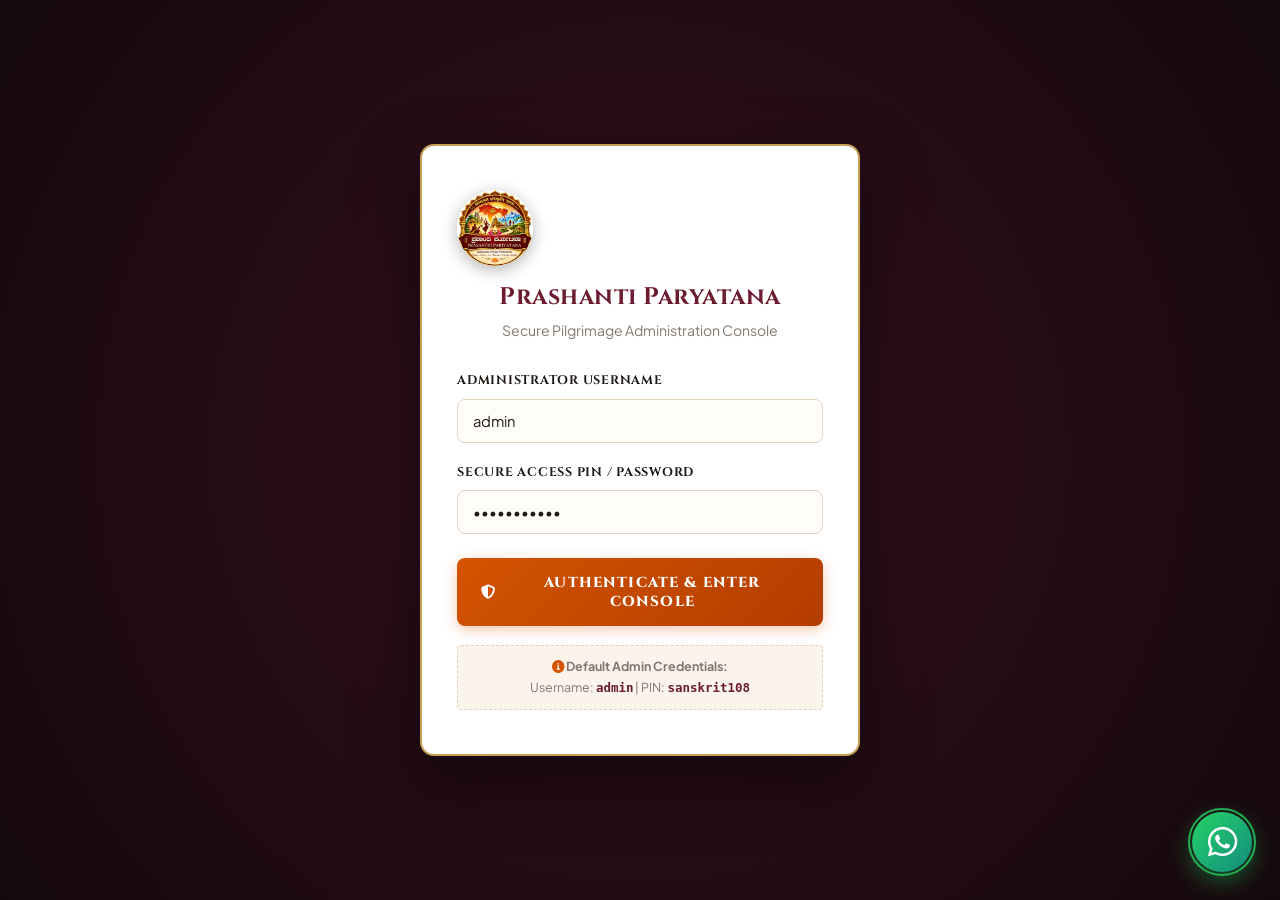
<file: admin.html>
<!DOCTYPE html>
<html lang="en">
<head>
  <meta charset="UTF-8" />
  <meta name="viewport" content="width=device-width, initial-scale=1.0" />
  <title>Admin Management Console | Prashanti Paryatana</title>
  <meta name="description" content="Protected administrative dashboard for managing packages, itineraries, customer travel enquiries, and classical artist registrations." />

  <link rel="preconnect" href="https://fonts.googleapis.com" />
  <link rel="preconnect" href="https://fonts.gstatic.com" crossorigin />
  <link rel="stylesheet" href="https://cdnjs.cloudflare.com/ajax/libs/font-awesome/6.5.1/css/all.min.css" />

  <link rel="stylesheet" href="css/style.css" />
  <link rel="stylesheet" href="css/components.css" />
  <link rel="stylesheet" href="css/admin.css" />
</head>
<body class="admin-body">

  <!-- ================= 1. AUTHENTICATION LOCK SCREEN ================= -->
  <div id="adminLockScreen" class="admin-lock-screen">
    <div class="admin-auth-card">
      <img src="assets/logo.png" alt="Prashanti Paryatana" style="width: 76px; height: 76px; border-radius: 50%; box-shadow: 0 4px 16px rgba(0,0,0,0.3); margin-bottom: 1rem;" />
      <h2>Prashanti Paryatana</h2>
      <p>Secure Pilgrimage Administration Console</p>

      <form id="adminLoginForm">
        <div class="form-group" style="text-align: left;">
          <label class="form-label">Administrator Username</label>
          <input type="text" name="adminUsername" class="form-control" value="admin" required />
        </div>
        <div class="form-group" style="text-align: left; margin-bottom: 1.5rem;">
          <label class="form-label">Secure Access PIN / Password</label>
          <input type="password" name="adminPin" class="form-control" value="sanskrit108" required />
        </div>
        <button type="submit" class="form-submit-btn">
          <i class="fa-solid fa-shield-halved"></i> Authenticate & Enter Console
        </button>
      </form>

      <div class="admin-auth-credentials-hint">
        <i class="fa-solid fa-circle-info" style="color: var(--color-saffron);"></i>
        <strong>Default Admin Credentials:</strong><br />
        Username: <code style="font-weight:700; color:var(--color-maroon);">admin</code> | PIN: <code style="font-weight:700; color:var(--color-maroon);">sanskrit108</code>
      </div>
    </div>
  </div>

  <!-- ================= 2. PROTECTED ADMIN DASHBOARD ================= -->
  <div id="adminMainDashboard" style="display: none;">
    <!-- Top Admin Navbar -->
    <nav class="admin-navbar">
      <div class="admin-brand"><img src="assets/logo.png" alt="Logo" style="width: 32px; height: 32px; border-radius: 50%; margin-right: 0.5rem;" /><span class="font-sanskrit-style" style="font-size: 1.1rem; color: #fff;">PRASHANTI PARYATANA • Admin Console</span></div>

      <div class="admin-nav-actions">
        <span class="admin-badge"><i class="fa-solid fa-user-shield"></i> Master Admin</span>
        <a href="index.html" target="_blank" class="btn-admin-view-site">
          <i class="fa-solid fa-arrow-up-right-from-square"></i> Live Website
        </a>
        <button type="button" class="btn-admin-logout" onclick="adminLogout()">
          <i class="fa-solid fa-right-from-bracket"></i> Sign Out
        </button>
      </div>
    </nav>

    <div class="admin-container">
      <!-- High-Level Metric Stat Cards -->
      <div class="stats-overview-grid">
        <div class="stat-card">
          <div class="stat-info">
            <span>Total Packages</span>
            <h3 id="statTotalPackages">0</h3>
          </div>
          <div class="stat-icon"><i class="fa-solid fa-suitcase-rolling"></i></div>
        </div>

        <div class="stat-card">
          <div class="stat-info">
            <span>Customer Enquiries</span>
            <h3 id="statActiveEnquiries">0</h3>
          </div>
          <div class="stat-icon" style="color: var(--color-maroon);"><i class="fa-solid fa-envelope-open-text"></i></div>
        </div>

        <div class="stat-card">
          <div class="stat-info">
            <span>Registered Artists</span>
            <h3 id="statArtistRegistrations">0</h3>
          </div>
          <div class="stat-icon" style="color: var(--color-forest);"><i class="fa-solid fa-guitar"></i></div>
        </div>

        <div class="stat-card">
          <div class="stat-info">
            <span>Cultural Events</span>
            <h3 id="statCulturalEvents">0</h3>
          </div>
          <div class="stat-icon" style="color: #9B59B6;"><i class="fa-solid fa-calendar-star"></i></div>
        </div>
      </div>

      <!-- Navigation Tabs -->
      <div class="admin-tabs-nav">
        <button type="button" class="admin-tab-btn active" data-tab="tabPackages">
          <i class="fa-solid fa-suitcase-rolling"></i> Pilgrimage Packages
        </button>
        <button type="button" class="admin-tab-btn" data-tab="tabEnquiries">
          <i class="fa-solid fa-envelope-open-text"></i> Travel Enquiries
        </button>
        <button type="button" class="admin-tab-btn" data-tab="tabCultural">
          <i class="fa-solid fa-drum"></i> Cultural Portal & Artists
        </button>
      </div>

      <!-- TAB 1: PACKAGES MANAGER -->
      <div id="tabPackages" class="admin-tab-panel active">
        <div class="admin-section-header">
          <div>
            <h2>Manage Pilgrimage Packages</h2>
            <p style="font-size: 0.85rem; color: var(--text-muted);">
              Add, update, or remove packages across Bus Tours, Train Tours, Flight Packages, Trekking, and Cultural categories.
            </p>
          </div>
          <div class="admin-actions-row">
            <button type="button" class="btn-plan-journey" onclick="openAddPackageModal()" style="font-size: 0.78rem; padding: 0.6rem 1.2rem;">
              <i class="fa-solid fa-plus"></i> Add New Package
            </button>
      <div class="mobile-drawer-contact" style="margin-top: 1.25rem; padding-top: 1.1rem; border-top: 1px solid var(--color-sandalwood-border); font-size: 0.85rem;">
        <div style="font-weight: 700; color: var(--color-maroon); margin-bottom: 0.4rem; font-family: var(--font-heading); font-size: 0.8rem; text-transform: uppercase; letter-spacing: 0.05em;">
          <i class="fa-solid fa-phone" style="color: var(--color-saffron); margin-right: 0.3rem;"></i> Direct Pilgrimage Lines
        </div>
        <div style="display: flex; flex-direction: column; gap: 0.35rem; margin-bottom: 0.75rem;">
          <a href="tel:+919482162213" style="color: var(--color-maroon); font-weight: 700; text-decoration: none;">+91 94821 62213</a>
          <a href="tel:+919980239643" style="color: var(--color-maroon); font-weight: 700; text-decoration: none;">+91 99802 39643</a>
        </div>
        <div style="font-weight: 700; color: var(--color-maroon); margin-bottom: 0.25rem; font-family: var(--font-heading); font-size: 0.8rem; text-transform: uppercase; letter-spacing: 0.05em;">
          <i class="fa-solid fa-envelope" style="color: var(--color-saffron); margin-right: 0.3rem;"></i> Email Assistance
        </div>
        <a href="mailto:prashantiparyatana26@gmail.com" style="color: var(--color-saffron); font-weight: 600; text-decoration: none; word-break: break-all;">prashantiparyatana26@gmail.com</a>
      </div>
          </div>
        </div>

        <div class="admin-table-card">
          <div class="admin-table-wrap">
            <table class="admin-table">
              <thead>
                <tr>
                  <th style="width: 70px;">Image</th>
                  <th>Package Name & Destination</th>
                  <th>Category</th>
                  <th>Duration</th>
                  <th>Travel Mode</th>
                  <th style="width: 120px;">Actions</th>
                </tr>
              </thead>
              <tbody id="adminPackagesTableBody">
                <!-- Rendered by js/admin.js -->
              </tbody>
            </table>
          </div>
        </div>
      </div>

      <!-- TAB 2: TRAVEL ENQUIRIES MANAGER -->
      <div id="tabEnquiries" class="admin-tab-panel">
        <div class="admin-section-header">
          <div>
            <h2>Customer Travel Enquiries</h2>
            <p style="font-size: 0.85rem; color: var(--text-muted);">
              Review incoming yatra requests, manage consultation statuses, and record counselor notes.
            </p>
          </div>
        </div>

        <div class="admin-table-card">
          <div class="admin-table-wrap">
            <table class="admin-table">
              <thead>
                <tr>
                  <th>Ref ID</th>
                  <th>Devotee Name & Contact</th>
                  <th>Selected Package</th>
                  <th>Departure Date</th>
                  <th>Status</th>
                  <th>Requirements</th>
                  <th>Actions</th>
                </tr>
              </thead>
              <tbody id="adminEnquiriesTableBody">
                <!-- Rendered by js/admin.js -->
              </tbody>
            </table>
          </div>
        </div>
      </div>

      <!-- TAB 3: CULTURAL EVENTS & ARTISTS -->
      <div id="tabCultural" class="admin-tab-panel">
        <!-- Part A: Cultural Events -->
        <div class="admin-section-header" style="margin-top: 1rem;">
          <div>
            <h2>Scheduled Cultural Performances</h2>
            <p style="font-size: 0.85rem; color: var(--text-muted);">Manage events displayed on the Cultural Travel Portal.</p>
          </div>
          <button type="button" class="btn-plan-journey" onclick="openAddEventModal()" style="font-size: 0.78rem; padding: 0.55rem 1rem;">
            <i class="fa-solid fa-plus"></i> Add Cultural Event
          </button>
        </div>

        <div class="admin-table-card" style="margin-bottom: 3rem;">
          <div class="admin-table-wrap">
            <table class="admin-table">
              <thead>
                <tr>
                  <th>Event Name</th>
                  <th>Genre</th>
                  <th>Artist / Troupe</th>
                  <th>Dates</th>
                  <th>Venue & City</th>
                  <th>Actions</th>
                </tr>
              </thead>
              <tbody id="adminEventsTableBody">
                <!-- Rendered by js/admin.js -->
              </tbody>
            </table>
          </div>
        </div>

        <!-- Part B: Artist Registrations -->
        <div class="admin-section-header">
          <div>
            <h2>Classical Artist Participation Registrations</h2>
            <p style="font-size: 0.85rem; color: var(--text-muted);">
              Review registered classical dancers, vocalists, and instrumentalists for temple programs.
            </p>
          </div>
        </div>

        <div class="admin-table-card">
          <div class="admin-table-wrap">
            <table class="admin-table">
              <thead>
                <tr>
                  <th>Reg ID</th>
                  <th>Artist Name & City</th>
                  <th>Art Form & Experience</th>
                  <th>Preferred Circuits</th>
                  <th>Portfolio</th>
                  <th>Status</th>
                  <th>Verify</th>
                </tr>
              </thead>
              <tbody id="adminArtistsTableBody">
                <!-- Rendered by js/admin.js -->
              </tbody>
            </table>
          </div>
        </div>
      </div>

    </div>
  </div>

  <!-- ================= ADD / EDIT PACKAGE MODAL ================= -->
  <div id="packageEditorModal" class="modal-backdrop">
    <div class="modal-dialog" style="max-width: 880px;">
      <div class="modal-header">
        <h3 id="packageModalTitle"><i class="fa-solid fa-suitcase-rolling"></i> Add Pilgrimage Package</h3>
        <button type="button" class="modal-close-btn" onclick="closePackageModal()">&times;</button>
      </div>
      <div class="modal-body">
        <form id="packageEditorForm">
          <div class="form-grid-2">
            <div class="form-group">
              <label class="form-label">Package Identifier (Slug / ID) <span class="req">*</span></label>
              <input type="text" name="pkgId" class="form-control" placeholder="e.g. bus-kashi-ayodhya" required />
            </div>
            <div class="form-group">
              <label class="form-label">Travel Category <span class="req">*</span></label>
              <select name="pkgCategory" class="form-control" required>
                <option value="bus">1. Bus Tours</option>
                <option value="train">2. Train Tours</option>
                <option value="flight">3. Flight Packages</option>
                <option value="trekking">4. Trekking Expeditions</option>
                <option value="cultural">5. Cultural Travel</option>
                <option value="bike">6. Bike Rides</option>
              </select>
            </div>
          </div>

          <div class="form-grid-2">
            <div class="form-group">
              <label class="form-label">Package Title <span class="req">*</span></label>
              <input type="text" name="pkgName" class="form-control" placeholder="e.g. Divya Kashi & Ayodhya Yatra" required />
            </div>
            <div class="form-group">
              <label class="form-label">Destination Region <span class="req">*</span></label>
              <input type="text" name="pkgDestination" class="form-control" placeholder="e.g. Uttar Pradesh (Varanasi, Ayodhya)" required />
            </div>
          </div>

          <div class="form-grid-2">
            <div class="form-group">
              <label class="form-label">Duration <span class="req">*</span></label>
              <input type="text" name="pkgDuration" class="form-control" placeholder="e.g. 7 Days / 6 Nights" required />
            </div>
            <div class="form-group">
              <label class="form-label">Starting Location Hub</label>
              <input type="text" name="pkgStartingLocation" class="form-control" placeholder="e.g. New Delhi, Bengaluru, Chennai" />
            </div>
          </div>

          <div class="form-grid-2">
            <div class="form-group">
              <label class="form-label">Transportation Mode <span class="req">*</span></label>
              <input type="text" name="pkgTravelMode" class="form-control" placeholder="e.g. Vande Bharat Express & Private AC Transfers" required />
            </div>
            <div class="form-group">
              <label class="form-label">Cover Photograph URL <span class="req">*</span></label>
              <input type="text" name="pkgImage" class="form-control" placeholder="assets/temples/kashi.jpg or image URL" required />
            </div>
          </div>

          <div class="form-group">
            <label class="form-label">Short Description (for Listing Card) <span class="req">*</span></label>
            <textarea name="pkgShortDesc" class="form-control" style="min-height: 70px;" placeholder="Brief synopsis displayed on category cards..." required></textarea>
          </div>

          <div class="form-group">
            <label class="form-label">Detailed Sacred Overview <span class="req">*</span></label>
            <textarea name="pkgOverview" class="form-control" placeholder="Complete description of the pilgrimage..." required></textarea>
          </div>

          <div class="form-group">
            <label class="form-label">Historical and Spiritual Background (Sthala Purana) <span class="req">*</span></label>
            <textarea name="pkgHistory" class="form-control" placeholder="In-depth historical, Vedic, and philosophical background..." required></textarea>
          </div>

          <!-- Dynamic Day-wise Itinerary Editor -->
          <div style="border-top: 1px solid var(--color-sandalwood-border); padding-top: 1.5rem; margin-top: 1.5rem;">
            <div style="display: flex; justify-content: space-between; align-items: center; margin-bottom: 1rem;">
              <h4 style="color: var(--color-maroon); font-size: 1.1rem;">
                <i class="fa-regular fa-calendar-days"></i> Day-Wise Itinerary Builder
              </h4>
              <button type="button" class="btn-add-day" onclick="addItineraryDayRow()">
                <i class="fa-solid fa-plus"></i> Add Another Day
              </button>
            </div>
            <div id="itineraryEditorList">
              <!-- Dynamically populated by JS -->
            </div>
          </div>

          <div class="form-grid-2">
            <div class="form-group">
              <label class="form-label">Specific Temple Visits (one per line)</label>
              <textarea name="pkgTemples" class="form-control" placeholder="Kashi Vishwanath Jyotirlinga&#10;Annapurna Temple&#10;Ram Janmabhoomi"></textarea>
            </div>
            <div class="form-group">
              <label class="form-label">Educational & Spiritual Activities (one per line)</label>
              <textarea name="pkgEducation" class="form-control" placeholder="Sunrise boat study of 84 ghats&#10;Vedic chanting workshop&#10;Discourse on Tulsidas"></textarea>
            </div>
          </div>

          <div class="form-grid-2">
            <div class="form-group">
              <label class="form-label">Inclusions (one per line)</label>
              <textarea name="pkgInclusions" class="form-control" placeholder="All AC train tickets&#10;6 nights verified accommodation&#10;All sattvic meals"></textarea>
            </div>
            <div class="form-group">
              <label class="form-label">Exclusions (one per line)</label>
              <textarea name="pkgExclusions" class="form-control" placeholder="Personal seva charges&#10;Room service"></textarea>
            </div>
          </div>

          <div class="form-grid-2">
            <div class="form-group">
              <label class="form-label">Transport Details</label>
              <input type="text" name="pkgTransport" class="form-control" value="Air-conditioned luxury vehicles and reserved express rail." />
            </div>
            <div class="form-group">
              <label class="form-label">Accommodation Details</label>
              <input type="text" name="pkgAccommodation" class="form-control" value="Clean, peaceful 3-star heritage hotels and ashram guest suites." />
            </div>
          </div>

          <div class="form-grid-2">
            <div class="form-group">
              <label class="form-label">Meals & Prasadam</label>
              <input type="text" name="pkgMeals" class="form-control" value="Pure sattvic vegetarian breakfast, lunch, and dinner. No onion/garlic." />
            </div>
            <div class="form-group">
              <label class="form-label">Safety & Dress Code</label>
              <input type="text" name="pkgSafety" class="form-control" value="Traditional dress code required for sanctum entry. Paced for senior citizens." />
            </div>
          </div>

          <button type="submit" class="form-submit-btn" style="margin-top: 1.5rem;">
            <i class="fa-solid fa-floppy-disk"></i> Save Pilgrimage Package
          </button>
        </form>
      </div>
    </div>
  </div>

  <!-- ================= VIEW / UPDATE ENQUIRY MODAL ================= -->
  <div id="enquiryViewModal" class="modal-backdrop">
    <div class="modal-dialog">
      <div class="modal-header">
        <h3><i class="fa-solid fa-envelope-open-text"></i> Pilgrimage Enquiry Details</h3>
        <button type="button" class="modal-close-btn" onclick="document.getElementById('enquiryViewModal').classList.remove('open')">&times;</button>
      </div>
      <div id="enquiryViewModalBody" class="modal-body">
        <!-- Rendered by js/admin.js -->
      </div>
    </div>
  </div>

  <!-- ================= ADD CULTURAL EVENT MODAL ================= -->
  <div id="addEventModal" class="modal-backdrop">
    <div class="modal-dialog">
      <div class="modal-header">
        <h3><i class="fa-solid fa-drum"></i> Add Cultural Performance Event</h3>
        <button type="button" class="modal-close-btn" onclick="closeAddEventModal()">&times;</button>
      </div>
      <div class="modal-body">
        <form id="addEventForm">
          <div class="form-group">
            <label class="form-label">Event Name <span class="req">*</span></label>
            <input type="text" name="eventName" class="form-control" placeholder="e.g. Swathi Sangeetha Utsavam" required />
          </div>
          <div class="form-grid-2">
            <div class="form-group">
              <label class="form-label">Art Genre <span class="req">*</span></label>
              <input type="text" name="eventGenre" class="form-control" placeholder="Carnatic Music, Bharatanatyam, etc." required />
            </div>
            <div class="form-group">
              <label class="form-label">Featured Artist / Guru <span class="req">*</span></label>
              <input type="text" name="eventArtist" class="form-control" placeholder="Maestros & Troupe" required />
            </div>
          </div>
          <div class="form-grid-2">
            <div class="form-group">
              <label class="form-label">Festival Dates <span class="req">*</span></label>
              <input type="text" name="eventDate" class="form-control" placeholder="e.g. Jan 10 – Jan 16, 2027" required />
            </div>
            <div class="form-group">
              <label class="form-label">Venue & City <span class="req">*</span></label>
              <input type="text" name="eventVenue" class="form-control" placeholder="Venue Name" required />
            </div>
          </div>
          <div class="form-grid-2">
            <div class="form-group">
              <label class="form-label">City, State</label>
              <input type="text" name="eventCity" class="form-control" placeholder="e.g. Chennai, Tamil Nadu" required />
            </div>
            <div class="form-group">
              <label class="form-label">Linked Travel Package ID</label>
              <input type="text" name="eventPackageId" class="form-control" value="cultural-margazhi-chennai" />
            </div>
          </div>
          <div class="form-group">
            <label class="form-label">Event Description</label>
            <textarea name="eventDesc" class="form-control" placeholder="Performance synopsis, festival importance..."></textarea>
          </div>
          <div class="form-group">
            <label class="form-label">Event Image URL</label>
            <input type="text" name="eventImage" class="form-control" placeholder="assets/cultural/ayodhya-dance.jpg or image URL" />
          </div>
          <button type="submit" class="form-submit-btn">
            <i class="fa-solid fa-plus"></i> Publish Cultural Event
          </button>
        </form>
      </div>
    </div>
  </div>

  <script src="js/data.js"></script>
  <script src="js/app.js"></script>
  <script src="js/admin.js"></script>
</body>
</html>
</file>
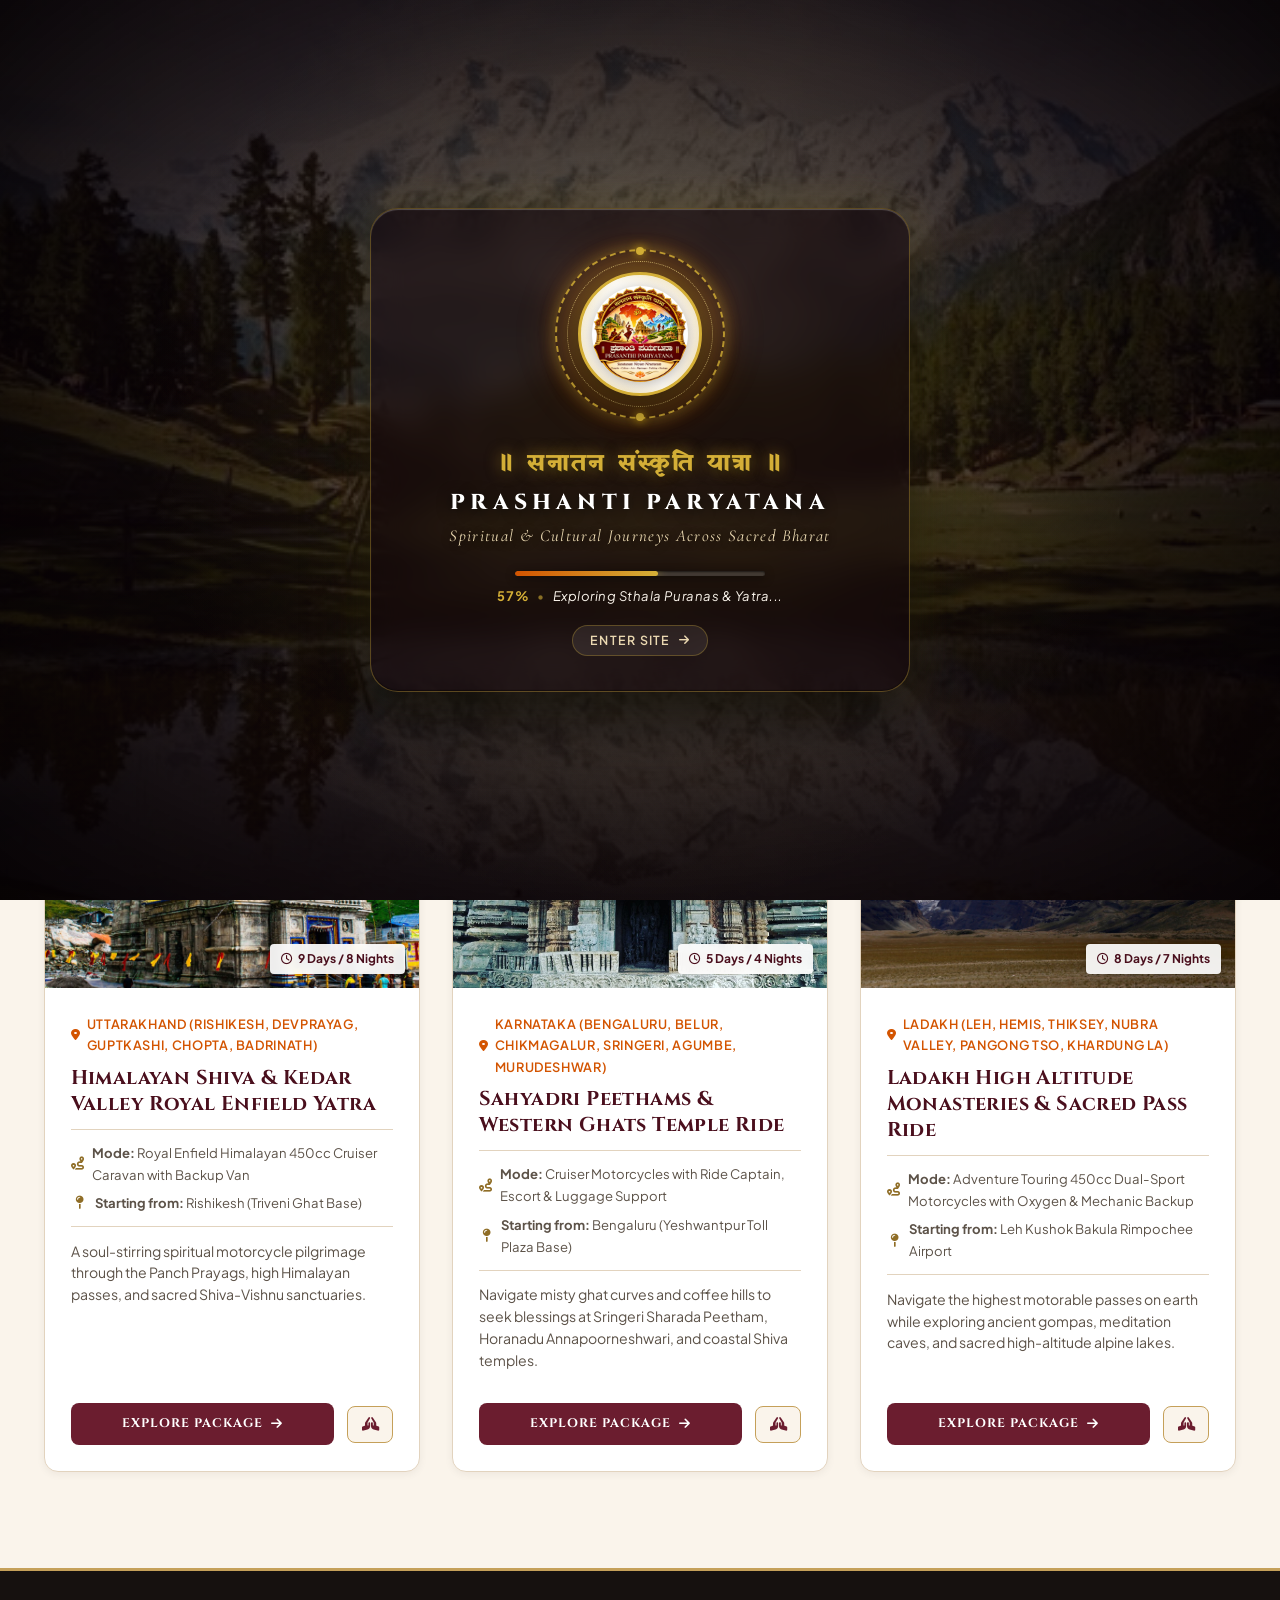
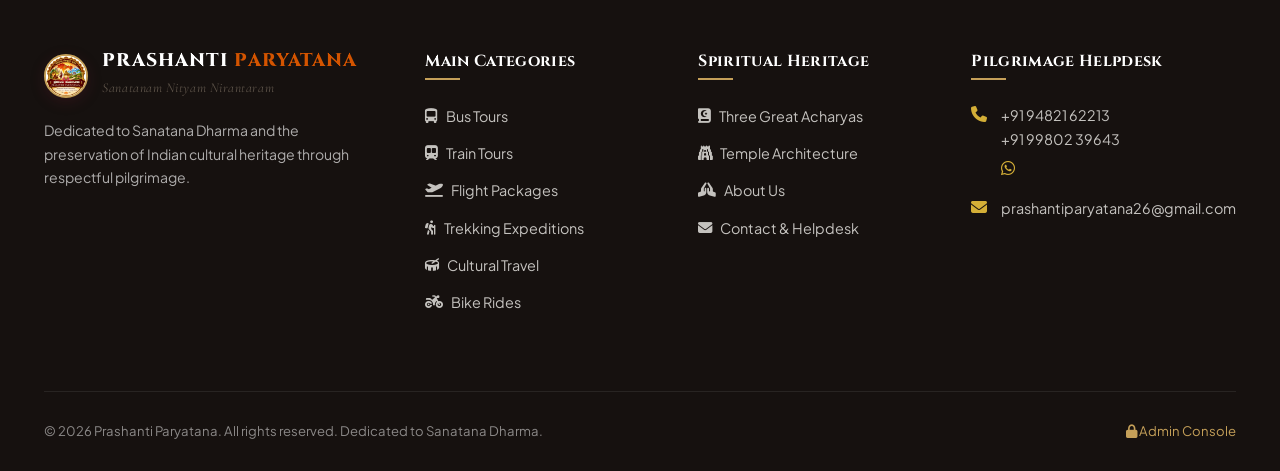
<file: bike-rides.html>
<!DOCTYPE html>
<html lang="en">
<head>
  <meta charset="UTF-8" />
  <meta name="viewport" content="width=device-width, initial-scale=1.0" />
  <title>Bike Rides & Motorcycle Expeditions | Prashanti Paryatana</title>
  <meta name="description" content="Explore sacred motorcycle expeditions and guided bike rides across high Himalayan passes, Western Ghats hairpins, and holy river confluences with full mechanic backup." />

  <link rel="preconnect" href="https://fonts.googleapis.com" />
  <link rel="preconnect" href="https://fonts.gstatic.com" crossorigin />
  <link rel="stylesheet" href="https://cdnjs.cloudflare.com/ajax/libs/font-awesome/6.5.1/css/all.min.css" />

  <link rel="stylesheet" href="css/style.css" />
  <link rel="stylesheet" href="css/components.css" />
</head>
<body data-page="bike" data-page-category="bike">

      <!-- ================= WEBSITE LOADING PRELOADER (CINEMATIC BACKGROUND & MOVING LOGO) ================= -->
  <div id="sitePreloader" class="site-preloader" aria-label="Loading Prashanti Paryatana">
    <!-- Cinematic Background Image Crossfade Carousel -->
    <div class="preloader-bg-slideshow">
      <div class="preloader-bg-slide active" style="background-image: url('assets/loader/bg-1.jpg');"></div>
      <div class="preloader-bg-slide" style="background-image: url('assets/loader/bg-2.jpg');"></div>
      <div class="preloader-bg-slide" style="background-image: url('assets/loader/bg-3.jpg');"></div>
      <div class="preloader-bg-slide" style="background-image: url('assets/loader/bg-4.jpg');"></div>
      <div class="preloader-bg-slide" style="background-image: url('assets/loader/bg-5.jpg');"></div>
      <div class="preloader-overlay"></div>
    </div>

    <!-- Center Floating Animated Logo Badge & Content -->
    <div class="preloader-content">
      <div class="preloader-badge">
        <div class="preloader-aura-glow"></div>
        <div class="preloader-mandala-outer"></div>
        <div class="preloader-mandala-inner"></div>
        <div class="preloader-logo-wrap">
          <img src="assets/logo.png" alt="Prashanti Paryatana" class="preloader-logo" />
        </div>
      </div>

      <div class="preloader-text-group">
        <div class="preloader-sanskrit font-sanskrit-style">॥ सनातन संस्कृति यात्रा ॥</div>
        <h1 class="preloader-title">PRASHANTI PARYATANA</h1>
        <p class="preloader-tagline">Spiritual & Cultural Journeys Across Sacred Bharat</p>
      </div>

      <!-- Modern Progress Line & Counter -->
      <div class="preloader-status">
        <div class="preloader-progress-bar">
          <div id="preloaderProgressFill" class="preloader-progress-fill"></div>
        </div>
        <div class="preloader-status-text">
          <span id="preloaderPercent">0%</span>
          <span class="preloader-dot">•</span>
          <span id="preloaderPhase">Awakening Sacred Heritage...</span>
        </div>
      </div>

      <button type="button" class="preloader-skip-btn" id="preloaderSkipBtn" title="Enter Website">
        Enter Site <i class="fa-solid fa-arrow-right"></i>
      </button>
    </div>
  </div>
  </div>

<!-- Top Bar -->
  <div class="top-bar">
    <div class="container top-bar-inner">
      <div class="top-bar-left">
        <div class="top-bar-item">
          <i class="fa-solid fa-om"></i>
          <span class="font-sanskrit-style">॥ सनातन संस्कृति यात्रा ॥</span>
        </div>
        <div class="top-bar-item">
          <i class="fa-solid fa-phone"></i>
          <a href="tel:+919482162213" style="color: inherit; text-decoration: none; font-weight: 600;">+91 94821 62213</a>
          <span style="opacity: 0.5; margin: 0 4px;">/</span>
          <a href="tel:+919980239643" style="color: inherit; text-decoration: none; font-weight: 600;">+91 99802 39643</a>
        </div>
        <div class="top-bar-item">
          <i class="fa-solid fa-envelope"></i>
          <a href="mailto:prashantiparyatana26@gmail.com" style="color: inherit; text-decoration: none;">prashantiparyatana26@gmail.com</a>
        </div>
      </div>
      <div class="top-bar-right">
        <div class="top-bar-links">
          <a href="about.html">About</a>
          <a href="heritage.html">Our Heritage</a>
          <a href="acharyas.html">Acharyas</a>
          <a href="contact.html">Contact</a>
        </div>
        <a href="admin.html" class="admin-portal-link">
          <i class="fa-solid fa-lock"></i> Admin Portal
        </a>
      </div>
    </div>
  </div>

  <!-- Header -->
  <header class="site-header">
    <div class="container site-header-inner">
            <a href="index.html" class="brand-identity">
        <img src="assets/logo.png" alt="Prashanti Paryatana Logo" class="brand-logo-img" />
        <div class="brand-text-wrap">
          <span class="brand-name font-sanskrit-style">PRASHANTI <span>PARYATANA</span></span>
          <span class="brand-tagline">Sanatanam Nityam Nirantaram • Cultural Heritage</span>
        </div>
      </a>

      <!-- 5 Prominent Categories -->
      <nav class="categories-nav">
        <a href="bus-tours.html" class="category-link">
          <i class="fa-solid fa-bus-simple"></i>
          <span>Bus Tours</span>
        </a>
        <a href="train-tours.html" class="category-link">
          <i class="fa-solid fa-train-subway"></i>
          <span>Train Tours</span>
        </a>
        <a href="flight-packages.html" class="category-link">
          <i class="fa-solid fa-plane-departure"></i>
          <span>Flight Packages</span>
        </a>
        <a href="trekking-expeditions.html" class="category-link">
          <i class="fa-solid fa-person-hiking"></i>
          <span>Trekking Expeditions</span>
        </a>
        <a href="cultural.html" class="category-link">
          <i class="fa-solid fa-drum"></i>
          <span>Cultural Travel</span>
        </a>
        <a href="bike-rides.html" class="category-link active">
          <i class="fa-solid fa-motorcycle"></i>
          <span>Bike Rides</span>
        </a>
      </nav>

      <div class="nav-actions">
        <button type="button" class="btn-plan-journey" onclick="openEnquiryModal('', 'Bike Ride Enquiry', 'bike')">
          <i class="fa-solid fa-hands-praying"></i>
          <span>Plan Your Journey</span>
        </button>
        <button type="button" class="mobile-nav-toggle" aria-label="Toggle navigation">
          <i class="fa-solid fa-bars-staggered"></i>
        </button>
      </div>
    </div>
  </header>

  <!-- Category Hero -->
  <section class="category-hero" style="background: linear-gradient(135deg, #2A1708 0%, #170E0A 100%);">
    <div class="container category-hero-content">
      <span class="section-eyebrow" style="color: var(--color-gold-bright);">Travel Category 06</span>
      <h1>Spiritual Bike Rides & Motorcycle Expeditions</h1>
      <p>
        Experience the open road and sacred mountain passes on two wheels. Guided pilgrimage motorcycle rides designed for enthusiastic riders seeking sacred ghats, Himalayan river confluences, and ancient temple highways with dedicated pilot marshals, luggage vans, and mechanical backup.
      </p>
    </div>
  </section>

  <!-- Filter & Search Bar -->
  <div class="container filter-bar-wrap">
    <div class="filter-bar">
      <div class="filter-group">
        <span class="filter-label">Filter:</span>
        <button type="button" class="filter-pill active" data-category="bike">All Bike Rides</button>
        <a href="packages.html" class="filter-pill">View All Categories</a>
      </div>

      <div class="search-input-wrap">
        <i class="fa-solid fa-magnifying-glass"></i>
        <input type="text" id="packageSearchInput" class="search-input" placeholder="Search by destination, temple, or city..." />
      </div>
    </div>
  </div>

  <!-- Package Listing Grid -->
  <main class="container" style="padding-bottom: 6rem;">
    <div id="packagesGridContainer" class="packages-grid">
      <!-- Populated dynamically by js/packages.js -->
    </div>
  </main>

  <!-- Footer -->
  <footer class="site-footer">
    <div class="container">
      <div class="footer-top-grid">
        <div class="footer-col footer-brand-col">
                    <div class="brand-identity" style="margin-bottom: 1rem;">
            <img src="assets/logo.png" alt="Prashanti Paryatana Logo" class="brand-logo-img" style="width: 44px; height: 44px;" />
            <div class="brand-text-wrap">
              <span class="brand-name font-sanskrit-style" style="font-size: 1.15rem; color:#fff;">PRASHANTI <span>PARYATANA</span></span>
              <span class="brand-tagline">Sanatanam Nityam Nirantaram</span>
            </div>
          </div>
          <p>Dedicated to Sanatana Dharma and the preservation of Indian cultural heritage through respectful pilgrimage.</p>
        </div>
        <div class="footer-col">
          <h4>Main Categories</h4>
          <ul class="footer-links-list">
            <li><a href="bus-tours.html"><i class="fa-solid fa-bus-simple"></i> Bus Tours</a></li>
            <li><a href="train-tours.html"><i class="fa-solid fa-train-subway"></i> Train Tours</a></li>
            <li><a href="flight-packages.html"><i class="fa-solid fa-plane-departure"></i> Flight Packages</a></li>
            <li><a href="trekking-expeditions.html"><i class="fa-solid fa-person-hiking"></i> Trekking Expeditions</a></li>
            <li><a href="cultural.html"><i class="fa-solid fa-drum"></i> Cultural Travel</a></li>
            <li><a href="bike-rides.html"><i class="fa-solid fa-motorcycle"></i> Bike Rides</a></li>
          </ul>
        </div>
        <div class="footer-col">
          <h4>Spiritual Heritage</h4>
          <ul class="footer-links-list">
            <li><a href="acharyas.html"><i class="fa-solid fa-book-quran"></i> Three Great Acharyas</a></li>
            <li><a href="heritage.html"><i class="fa-solid fa-gopuram"></i> Temple Architecture</a></li>
            <li><a href="about.html"><i class="fa-solid fa-hands-praying"></i> About Us</a></li>
            <li><a href="contact.html"><i class="fa-solid fa-envelope"></i> Contact & Helpdesk</a></li>
          </ul>
        </div>
        <div class="footer-col">
          <h4>Pilgrimage Helpdesk</h4>
          <div class="footer-contact-item">
            <i class="fa-solid fa-phone"></i>
            <div>
              <a href="tel:+919482162213" style="color: inherit; text-decoration: none;">+91 94821 62213</a><br />
              <a href="tel:+919980239643" style="color: inherit; text-decoration: none;">+91 99802 39643</a><br />
              <a href="https://wa.me/919980239643?text=Namaskaram!%20I%20would%20like%20to%20enquire%20about%20a%20yatra." target="_blank" rel="noopener noreferrer" style="color: #25D366; text-decoration: none; font-size: 1.35rem; display: inline-flex; align-items: center; margin-top: 0.35rem; transition: transform 0.2s ease;" title="Chat on WhatsApp" aria-label="Chat on WhatsApp">
                <i class="fa-brands fa-whatsapp"></i>
              </a>
            </div>
          </div>
          <div class="footer-contact-item">
            <i class="fa-solid fa-envelope"></i>
            <div>
              <a href="mailto:prashantiparyatana26@gmail.com" style="color: inherit; text-decoration: none;">prashantiparyatana26@gmail.com</a>
            </div>
          </div>
        </div>
      </div>
      <div class="footer-bottom">
        <div class="footer-bottom-inner">
          <p>© 2026 Prashanti Paryatana. All rights reserved. Dedicated to Sanatana Dharma.</p>
          <a href="admin.html" style="color: var(--color-gold);"><i class="fa-solid fa-lock"></i> Admin Console</a>
        </div>
      </div>
    </div>
  </footer>

  <!-- Global Enquiry Modal & Mobile Drawer -->
  <div id="enquiryModal" class="modal-backdrop">
    <div class="modal-dialog">
      <div class="modal-header">
        <h3><i class="fa-solid fa-hands-praying" style="color: var(--color-gold-bright); margin-right: 0.5rem;"></i> Plan Your Sacred Journey</h3>
        <button type="button" class="modal-close-btn" aria-label="Close modal">&times;</button>
      </div>
      <div class="modal-body">
        <!-- Direct Quick Contact Pill -->
        <div class="modal-quick-contact" style="display: flex; align-items: center; justify-content: space-between; flex-wrap: wrap; gap: 0.5rem; background: var(--color-sandalwood-light); border: 1px solid var(--color-gold); border-radius: var(--radius-sm); padding: 0.6rem 0.9rem; margin-bottom: 1.2rem; font-size: 0.82rem;">
          <div style="display: flex; align-items: center; gap: 0.4rem;">
            <i class="fa-solid fa-phone" style="color: var(--color-saffron);"></i>
            <span style="font-weight: 600; color: var(--color-maroon);">Call:</span>
            <a href="tel:+919482162213" style="color: var(--color-maroon); font-weight: 700; text-decoration: none;">+91 94821 62213</a>
            <span style="opacity: 0.5;">/</span>
            <a href="tel:+919980239643" style="color: var(--color-maroon); font-weight: 700; text-decoration: none;">+91 99802 39643</a>
          </div>
          <div style="display: flex; align-items: center; gap: 0.6rem;">
            <a href="https://wa.me/919980239643?text=Namaskaram!%20I%20have%20an%20enquiry%20regarding%20pilgrimage." target="_blank" rel="noopener noreferrer" style="color: #25D366; text-decoration: none; display: inline-flex; align-items: center; font-size: 1.25rem; transition: transform 0.2s ease;" title="Chat on WhatsApp" aria-label="Chat on WhatsApp">
              <i class="fa-brands fa-whatsapp"></i>
            </a>
            <span style="opacity: 0.4;">|</span>
            <a href="mailto:prashantiparyatana26@gmail.com" style="color: var(--color-maroon); font-weight: 600; text-decoration: none;">prashantiparyatana26@gmail.com</a>
          </div>
        </div>
        <div id="enquiryFormContainer">
          <form id="enquiryForm">
            <div class="form-grid-2">
              <div class="form-group">
                <label class="form-label">Full Name <span class="req">*</span></label>
                <input type="text" name="fullName" class="form-control" required />
              </div>
              <div class="form-group">
                <label class="form-label">Email Address <span class="req">*</span></label>
                <input type="email" name="email" class="form-control" required />
              </div>
            </div>
            <div class="form-grid-2">
              <div class="form-group">
                <label class="form-label">Mobile Number <span class="req">*</span></label>
                <input type="tel" name="phone" class="form-control" required />
              </div>
              <div class="form-group">
                <label class="form-label">Starting Location</label>
                <input type="text" name="startingLocation" class="form-control" />
              </div>
            </div>
            <div class="form-grid-2">
              <div class="form-group">
                <label class="form-label">Category</label>
                <select name="category" id="enqCategorySelect" class="form-control">
                  <option value="bus">Bus Tours</option>
                  <option value="train">Train Tours</option>
                  <option value="flight">Flight Packages</option>
                  <option value="trekking">Trekking Expeditions</option>
                  <option value="cultural">Cultural Travel</option>
                  <option value="bike" selected>Bike Rides</option>
                </select>
              </div>
              <div class="form-group">
                <label class="form-label">Preferred Package</label>
                <select name="preferredPackage" id="enqPackageSelect" class="form-control"></select>
              </div>
            </div>
            <div class="form-grid-2">
              <div class="form-group">
                <label class="form-label">Approximate Departure <span class="req">*</span></label>
                <input type="date" name="departureDate" class="form-control" required />
              </div>
              <div class="form-group">
                <label class="form-label">Number of Travellers <span class="req">*</span></label>
                <input type="number" name="travellers" min="1" max="40" class="form-control" value="2" required />
              </div>
            </div>
            <div class="form-group">
              <label class="form-label">Special Requirements</label>
              <textarea name="requirements" class="form-control" placeholder="Senior citizens, dietary preferences (strictly sattvic, no onion/garlic)..."></textarea>
            </div>
            <button type="submit" class="form-submit-btn">
              <i class="fa-solid fa-paper-plane"></i> Submit Travel Enquiry
            </button>
          </form>
        </div>
        <div id="enquiryConfirmationContainer" class="enquiry-confirmation" style="display: none;">
          <div class="confirmation-badge-icon"><i class="fa-solid fa-check"></i></div>
          <h3 style="color: var(--color-maroon);">Enquiry Registered!</h3>
          <p style="color: var(--text-secondary); margin-bottom: 1rem;">Our pilgrimage counselor will review your request.</p>
          <div class="reference-display-box">
            <span style="font-size: 0.75rem; text-transform: uppercase; color: var(--text-muted); font-weight: 700;">Reference ID</span>
            <div id="confirmationRefCode" class="reference-code">PP-2026-YTR-0000</div>
          </div>
          <div id="confirmationSummary" style="font-size: 0.85rem; text-align: left; background: #fff; padding: 1rem; border-radius: var(--radius-sm); border: 1px solid var(--color-sandalwood-border); margin-bottom: 1.5rem;"></div>
          <div style="display: flex; gap: 0.8rem; justify-content: center;">
            <a id="btnWhatsappShare" href="#" target="_blank" class="btn-explore" style="background: #25D366; color: #fff; width: auto; font-size: 0.8rem;">
              <i class="fa-brands fa-whatsapp"></i> Chat on WhatsApp
            </a>
            <button type="button" class="btn-quick-enquire" onclick="closeEnquiryModal()">Close</button>
          </div>
        </div>
      </div>
    </div>
  </div>

  <!-- Mobile Drawer -->
  <div class="mobile-drawer">
    <div class="mobile-drawer-content">
      <div class="mobile-drawer-header">
        <span class="brand-name" style="font-size: 1.1rem;">Prashanti <span>Paryatana</span></span>
        <button type="button" class="mobile-drawer-close" style="background:none; border:none; font-size: 1.4rem;">&times;</button>
      </div>
      <div class="mobile-drawer-links">
        <a href="bus-tours.html" class="mobile-nav-item"><i class="fa-solid fa-bus-simple"></i> Bus Tours</a>
        <a href="train-tours.html" class="mobile-nav-item"><i class="fa-solid fa-train-subway"></i> Train Tours</a>
        <a href="flight-packages.html" class="mobile-nav-item"><i class="fa-solid fa-plane-departure"></i> Flight Packages</a>
        <a href="trekking-expeditions.html" class="mobile-nav-item"><i class="fa-solid fa-person-hiking"></i> Trekking Expeditions</a>
        <a href="cultural.html" class="mobile-nav-item"><i class="fa-solid fa-drum"></i> Cultural Travel</a>
        <a href="bike-rides.html" class="mobile-nav-item active"><i class="fa-solid fa-motorcycle"></i> Bike Rides</a>
        <a href="index.html" class="mobile-nav-item"><i class="fa-solid fa-house"></i> Home</a>
        <a href="acharyas.html" class="mobile-nav-item"><i class="fa-solid fa-book-quran"></i> Three Acharyas</a>
      </div>
    </div>
  </div>

  <script src="js/data.js"></script>
  <script src="js/app.js"></script>
  <script src="js/packages.js"></script>
</body>
</html>
</file>
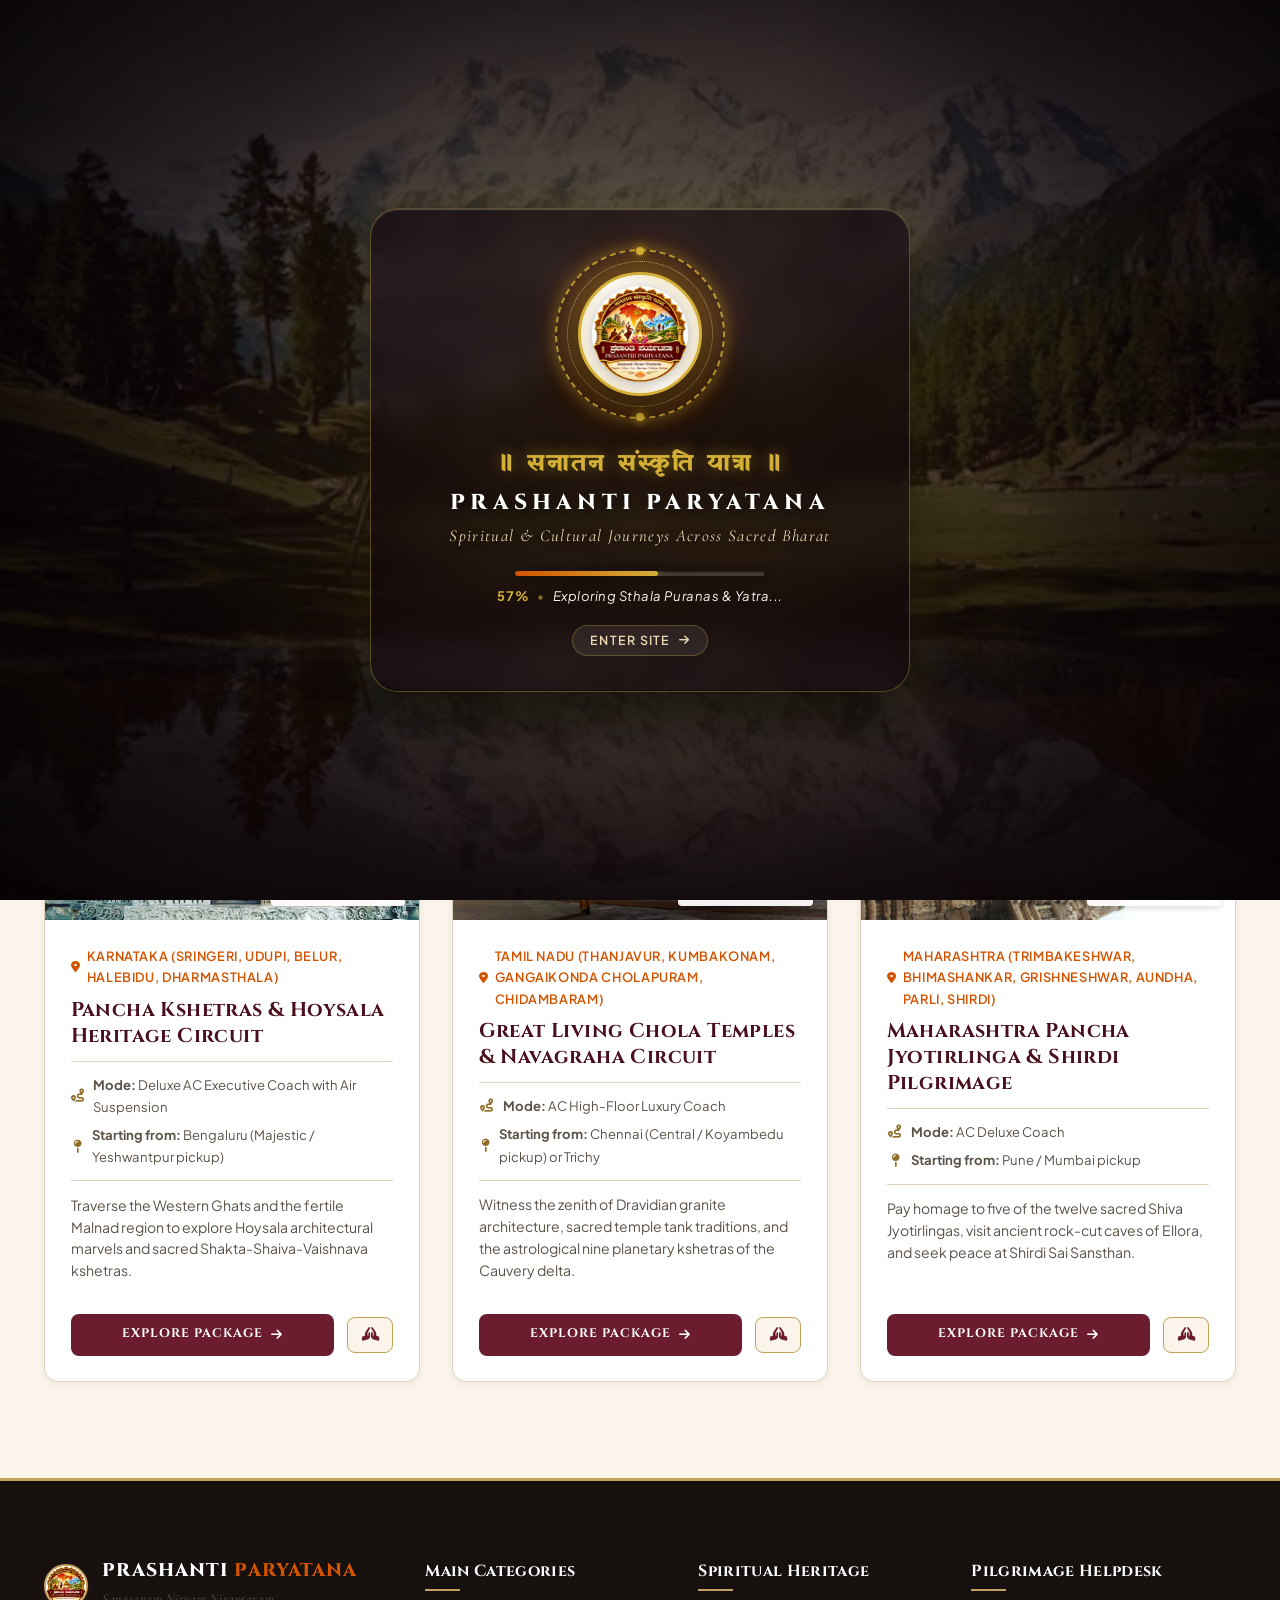
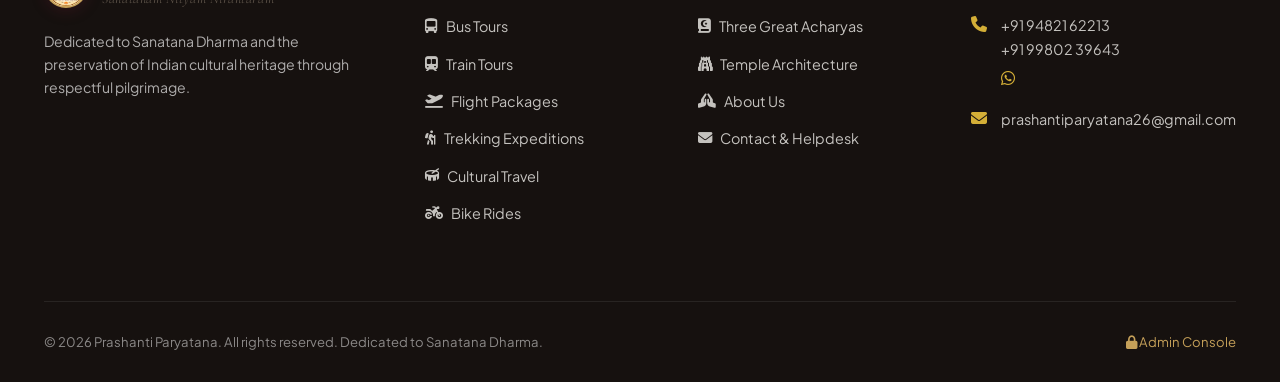
<file: bus-tours.html>
<!DOCTYPE html>
<html lang="en">
<head>
  <meta charset="UTF-8" />
  <meta name="viewport" content="width=device-width, initial-scale=1.0" />
  <title>Bus Tours | Prashanti Paryatana</title>
  <meta name="description" content="Explore sacred bus tours and luxury coach pilgrimages across ancient temple circuits in Karnataka, Tamil Nadu, Maharashtra, and Andhra Pradesh." />

  <link rel="preconnect" href="https://fonts.googleapis.com" />
  <link rel="preconnect" href="https://fonts.gstatic.com" crossorigin />
  <link rel="stylesheet" href="https://cdnjs.cloudflare.com/ajax/libs/font-awesome/6.5.1/css/all.min.css" />

  <link rel="stylesheet" href="css/style.css" />
  <link rel="stylesheet" href="css/components.css" />
</head>
<body data-page="bus" data-page-category="bus">

      <!-- ================= WEBSITE LOADING PRELOADER (CINEMATIC BACKGROUND & MOVING LOGO) ================= -->
  <div id="sitePreloader" class="site-preloader" aria-label="Loading Prashanti Paryatana">
    <!-- Cinematic Background Image Crossfade Carousel -->
    <div class="preloader-bg-slideshow">
      <div class="preloader-bg-slide active" style="background-image: url('assets/loader/bg-1.jpg');"></div>
      <div class="preloader-bg-slide" style="background-image: url('assets/loader/bg-2.jpg');"></div>
      <div class="preloader-bg-slide" style="background-image: url('assets/loader/bg-3.jpg');"></div>
      <div class="preloader-bg-slide" style="background-image: url('assets/loader/bg-4.jpg');"></div>
      <div class="preloader-bg-slide" style="background-image: url('assets/loader/bg-5.jpg');"></div>
      <div class="preloader-overlay"></div>
    </div>

    <!-- Center Floating Animated Logo Badge & Content -->
    <div class="preloader-content">
      <div class="preloader-badge">
        <div class="preloader-aura-glow"></div>
        <div class="preloader-mandala-outer"></div>
        <div class="preloader-mandala-inner"></div>
        <div class="preloader-logo-wrap">
          <img src="assets/logo.png" alt="Prashanti Paryatana" class="preloader-logo" />
        </div>
      </div>

      <div class="preloader-text-group">
        <div class="preloader-sanskrit font-sanskrit-style">॥ सनातन संस्कृति यात्रा ॥</div>
        <h1 class="preloader-title">PRASHANTI PARYATANA</h1>
        <p class="preloader-tagline">Spiritual & Cultural Journeys Across Sacred Bharat</p>
      </div>

      <!-- Modern Progress Line & Counter -->
      <div class="preloader-status">
        <div class="preloader-progress-bar">
          <div id="preloaderProgressFill" class="preloader-progress-fill"></div>
        </div>
        <div class="preloader-status-text">
          <span id="preloaderPercent">0%</span>
          <span class="preloader-dot">•</span>
          <span id="preloaderPhase">Awakening Sacred Heritage...</span>
        </div>
      </div>

      <button type="button" class="preloader-skip-btn" id="preloaderSkipBtn" title="Enter Website">
        Enter Site <i class="fa-solid fa-arrow-right"></i>
      </button>
    </div>
  </div>
  </div>

<!-- Top Bar -->
  <div class="top-bar">
    <div class="container top-bar-inner">
      <div class="top-bar-left">
        <div class="top-bar-item">
          <i class="fa-solid fa-om"></i>
          <span class="font-sanskrit-style">॥ सनातन संस्कृति यात्रा ॥</span>
        </div>
        <div class="top-bar-item">
          <i class="fa-solid fa-phone"></i>
          <a href="tel:+919482162213" style="color: inherit; text-decoration: none; font-weight: 600;">+91 94821 62213</a>
          <span style="opacity: 0.5; margin: 0 4px;">/</span>
          <a href="tel:+919980239643" style="color: inherit; text-decoration: none; font-weight: 600;">+91 99802 39643</a>
        </div>
        <div class="top-bar-item">
          <i class="fa-solid fa-envelope"></i>
          <a href="mailto:prashantiparyatana26@gmail.com" style="color: inherit; text-decoration: none;">prashantiparyatana26@gmail.com</a>
        </div>
      </div>
      <div class="top-bar-right">
        <div class="top-bar-links">
          <a href="about.html">About</a>
          <a href="heritage.html">Our Heritage</a>
          <a href="acharyas.html">Acharyas</a>
          <a href="contact.html">Contact</a>
        </div>
        <a href="admin.html" class="admin-portal-link">
          <i class="fa-solid fa-lock"></i> Admin Portal
        </a>
      </div>
    </div>
  </div>

  <!-- Header -->
  <header class="site-header">
    <div class="container site-header-inner">
            <a href="index.html" class="brand-identity">
        <img src="assets/logo.png" alt="Prashanti Paryatana Logo" class="brand-logo-img" />
        <div class="brand-text-wrap">
          <span class="brand-name font-sanskrit-style">PRASHANTI <span>PARYATANA</span></span>
          <span class="brand-tagline">Sanatanam Nityam Nirantaram • Cultural Heritage</span>
        </div>
      </a>

      <!-- 5 Prominent Categories -->
      <nav class="categories-nav">
        <a href="bus-tours.html" class="category-link active">
          <i class="fa-solid fa-bus-simple"></i>
          <span>Bus Tours</span>
        </a>
        <a href="train-tours.html" class="category-link">
          <i class="fa-solid fa-train-subway"></i>
          <span>Train Tours</span>
        </a>
        <a href="flight-packages.html" class="category-link">
          <i class="fa-solid fa-plane-departure"></i>
          <span>Flight Packages</span>
        </a>
        <a href="trekking-expeditions.html" class="category-link">
          <i class="fa-solid fa-person-hiking"></i>
          <span>Trekking Expeditions</span>
        </a>
        <a href="cultural.html" class="category-link">
          <i class="fa-solid fa-drum"></i>
          <span>Cultural Travel</span>
        </a>
        <a href="bike-rides.html" class="category-link">
          <i class="fa-solid fa-motorcycle"></i>
          <span>Bike Rides</span>
        </a>
      </nav>

      <div class="nav-actions">
        <button type="button" class="btn-plan-journey" onclick="openEnquiryModal('', 'Bus Tour Enquiry', 'bus')">
          <i class="fa-solid fa-hands-praying"></i>
          <span>Plan Your Journey</span>
        </button>
        <button type="button" class="mobile-nav-toggle" aria-label="Toggle navigation">
          <i class="fa-solid fa-bars-staggered"></i>
        </button>
      </div>
    </div>
  </header>

  <!-- Category Hero -->
  <section class="category-hero" style="background: linear-gradient(135deg, #3C1A0E 0%, #170E0A 100%);">
    <div class="container category-hero-content">
      <span class="section-eyebrow" style="color: var(--color-gold-bright);">Travel Category 01</span>
      <h1>Sacred Bus Tours & Coach Pilgrimages</h1>
      <p>
        Experience regional temple clusters in unmatched comfort aboard our deluxe air-suspension coaches. Designed for families and senior pilgrims seeking unhurried darshans, serene Western Ghats routes, and guided architectural commentary.
      </p>
    </div>
  </section>

  <!-- Filter & Search Bar -->
  <div class="container filter-bar-wrap">
    <div class="filter-bar">
      <div class="filter-group">
        <span class="filter-label">Filter:</span>
        <button type="button" class="filter-pill active" data-category="bus">All Bus Tours</button>
        <a href="packages.html" class="filter-pill">View All Categories</a>
      </div>

      <div class="search-input-wrap">
        <i class="fa-solid fa-magnifying-glass"></i>
        <input type="text" id="packageSearchInput" class="search-input" placeholder="Search by destination, temple, or city..." />
      </div>
    </div>
  </div>

  <!-- Package Listing Grid -->
  <main class="container" style="padding-bottom: 6rem;">
    <div id="packagesGridContainer" class="packages-grid">
      <!-- Populated dynamically by js/packages.js -->
    </div>
  </main>

  <!-- Footer -->
  <footer class="site-footer">
    <div class="container">
      <div class="footer-top-grid">
        <div class="footer-col footer-brand-col">
                    <div class="brand-identity" style="margin-bottom: 1rem;">
            <img src="assets/logo.png" alt="Prashanti Paryatana Logo" class="brand-logo-img" style="width: 44px; height: 44px;" />
            <div class="brand-text-wrap">
              <span class="brand-name font-sanskrit-style" style="font-size: 1.15rem; color:#fff;">PRASHANTI <span>PARYATANA</span></span>
              <span class="brand-tagline">Sanatanam Nityam Nirantaram</span>
            </div>
          </div>
          <p>Dedicated to Sanatana Dharma and the preservation of Indian cultural heritage through respectful pilgrimage.</p>
        </div>
        <div class="footer-col">
          <h4>Main Categories</h4>
          <ul class="footer-links-list">
            <li><a href="bus-tours.html"><i class="fa-solid fa-bus-simple"></i> Bus Tours</a></li>
            <li><a href="train-tours.html"><i class="fa-solid fa-train-subway"></i> Train Tours</a></li>
            <li><a href="flight-packages.html"><i class="fa-solid fa-plane-departure"></i> Flight Packages</a></li>
            <li><a href="trekking-expeditions.html"><i class="fa-solid fa-person-hiking"></i> Trekking Expeditions</a></li>
            <li><a href="cultural.html"><i class="fa-solid fa-drum"></i> Cultural Travel</a></li>
            <li><a href="bike-rides.html"><i class="fa-solid fa-motorcycle"></i> Bike Rides</a></li>
          </ul>
        </div>
        <div class="footer-col">
          <h4>Spiritual Heritage</h4>
          <ul class="footer-links-list">
            <li><a href="acharyas.html"><i class="fa-solid fa-book-quran"></i> Three Great Acharyas</a></li>
            <li><a href="heritage.html"><i class="fa-solid fa-gopuram"></i> Temple Architecture</a></li>
            <li><a href="about.html"><i class="fa-solid fa-hands-praying"></i> About Us</a></li>
            <li><a href="contact.html"><i class="fa-solid fa-envelope"></i> Contact & Helpdesk</a></li>
          </ul>
        </div>
        <div class="footer-col">
          <h4>Pilgrimage Helpdesk</h4>
          <div class="footer-contact-item">
            <i class="fa-solid fa-phone"></i>
            <div>
              <a href="tel:+919482162213" style="color: inherit; text-decoration: none;">+91 94821 62213</a><br />
              <a href="tel:+919980239643" style="color: inherit; text-decoration: none;">+91 99802 39643</a><br />
              <a href="https://wa.me/919980239643?text=Namaskaram!%20I%20would%20like%20to%20enquire%20about%20a%20yatra." target="_blank" rel="noopener noreferrer" style="color: #25D366; text-decoration: none; font-size: 1.35rem; display: inline-flex; align-items: center; margin-top: 0.35rem; transition: transform 0.2s ease;" title="Chat on WhatsApp" aria-label="Chat on WhatsApp">
                <i class="fa-brands fa-whatsapp"></i>
              </a>
            </div>
          </div>
          <div class="footer-contact-item">
            <i class="fa-solid fa-envelope"></i>
            <div>
              <a href="mailto:prashantiparyatana26@gmail.com" style="color: inherit; text-decoration: none;">prashantiparyatana26@gmail.com</a>
            </div>
          </div>
        </div>
      </div>
      <div class="footer-bottom">
        <div class="footer-bottom-inner">
          <p>© 2026 Prashanti Paryatana. All rights reserved. Dedicated to Sanatana Dharma.</p>
          <a href="admin.html" style="color: var(--color-gold);"><i class="fa-solid fa-lock"></i> Admin Console</a>
        </div>
      </div>
    </div>
  </footer>

  <!-- Global Enquiry Modal & Mobile Drawer -->
  <div id="enquiryModal" class="modal-backdrop">
    <div class="modal-dialog">
      <div class="modal-header">
        <h3><i class="fa-solid fa-hands-praying" style="color: var(--color-gold-bright); margin-right: 0.5rem;"></i> Plan Your Sacred Journey</h3>
        <button type="button" class="modal-close-btn" aria-label="Close modal">&times;</button>
      </div>
      <div class="modal-body">
        <!-- Direct Quick Contact Pill -->
        <div class="modal-quick-contact" style="display: flex; align-items: center; justify-content: space-between; flex-wrap: wrap; gap: 0.5rem; background: var(--color-sandalwood-light); border: 1px solid var(--color-gold); border-radius: var(--radius-sm); padding: 0.6rem 0.9rem; margin-bottom: 1.2rem; font-size: 0.82rem;">
          <div style="display: flex; align-items: center; gap: 0.4rem;">
            <i class="fa-solid fa-phone" style="color: var(--color-saffron);"></i>
            <span style="font-weight: 600; color: var(--color-maroon);">Call:</span>
            <a href="tel:+919482162213" style="color: var(--color-maroon); font-weight: 700; text-decoration: none;">+91 94821 62213</a>
            <span style="opacity: 0.5;">/</span>
            <a href="tel:+919980239643" style="color: var(--color-maroon); font-weight: 700; text-decoration: none;">+91 99802 39643</a>
          </div>
          <div style="display: flex; align-items: center; gap: 0.6rem;">
            <a href="https://wa.me/919980239643?text=Namaskaram!%20I%20have%20an%20enquiry%20regarding%20pilgrimage." target="_blank" rel="noopener noreferrer" style="color: #25D366; text-decoration: none; display: inline-flex; align-items: center; font-size: 1.25rem; transition: transform 0.2s ease;" title="Chat on WhatsApp" aria-label="Chat on WhatsApp">
              <i class="fa-brands fa-whatsapp"></i>
            </a>
            <span style="opacity: 0.4;">|</span>
            <a href="mailto:prashantiparyatana26@gmail.com" style="color: var(--color-maroon); font-weight: 600; text-decoration: none;">prashantiparyatana26@gmail.com</a>
          </div>
        </div>
        <div id="enquiryFormContainer">
          <form id="enquiryForm">
            <div class="form-grid-2">
              <div class="form-group">
                <label class="form-label">Full Name <span class="req">*</span></label>
                <input type="text" name="fullName" class="form-control" required />
              </div>
              <div class="form-group">
                <label class="form-label">Email Address <span class="req">*</span></label>
                <input type="email" name="email" class="form-control" required />
              </div>
            </div>
            <div class="form-grid-2">
              <div class="form-group">
                <label class="form-label">Mobile Number <span class="req">*</span></label>
                <input type="tel" name="phone" class="form-control" required />
              </div>
              <div class="form-group">
                <label class="form-label">Starting Location</label>
                <input type="text" name="startingLocation" class="form-control" />
              </div>
            </div>
            <div class="form-grid-2">
              <div class="form-group">
                <label class="form-label">Category</label>
                <select name="category" id="enqCategorySelect" class="form-control">
                  <option value="bus" selected>Bus Tours</option>
                  <option value="train">Train Tours</option>
                  <option value="flight">Flight Packages</option>
                  <option value="trekking">Trekking Expeditions</option>
                  <option value="cultural">Cultural Travel</option>
                  <option value="bike">Bike Rides</option>
                </select>
              </div>
              <div class="form-group">
                <label class="form-label">Preferred Package</label>
                <select name="preferredPackage" id="enqPackageSelect" class="form-control"></select>
              </div>
            </div>
            <div class="form-grid-2">
              <div class="form-group">
                <label class="form-label">Approximate Departure <span class="req">*</span></label>
                <input type="date" name="departureDate" class="form-control" required />
              </div>
              <div class="form-group">
                <label class="form-label">Number of Travellers <span class="req">*</span></label>
                <input type="number" name="travellers" min="1" max="40" class="form-control" value="2" required />
              </div>
            </div>
            <div class="form-group">
              <label class="form-label">Special Requirements</label>
              <textarea name="requirements" class="form-control" placeholder="Senior citizens, dietary preferences (strictly sattvic, no onion/garlic)..."></textarea>
            </div>
            <button type="submit" class="form-submit-btn">
              <i class="fa-solid fa-paper-plane"></i> Submit Travel Enquiry
            </button>
          </form>
        </div>
        <div id="enquiryConfirmationContainer" class="enquiry-confirmation" style="display: none;">
          <div class="confirmation-badge-icon"><i class="fa-solid fa-check"></i></div>
          <h3 style="color: var(--color-maroon);">Enquiry Registered!</h3>
          <p style="color: var(--text-secondary); margin-bottom: 1rem;">Our pilgrimage counselor will review your request.</p>
          <div class="reference-display-box">
            <span style="font-size: 0.75rem; text-transform: uppercase; color: var(--text-muted); font-weight: 700;">Reference ID</span>
            <div id="confirmationRefCode" class="reference-code">PP-2026-YTR-0000</div>
          </div>
          <div id="confirmationSummary" style="font-size: 0.85rem; text-align: left; background: #fff; padding: 1rem; border-radius: var(--radius-sm); border: 1px solid var(--color-sandalwood-border); margin-bottom: 1.5rem;"></div>
          <div style="display: flex; gap: 0.8rem; justify-content: center;">
            <a id="btnWhatsappShare" href="#" target="_blank" class="btn-explore" style="background: #25D366; color: #fff; width: auto; font-size: 0.8rem;">
              <i class="fa-brands fa-whatsapp"></i> Chat on WhatsApp
            </a>
            <button type="button" class="btn-quick-enquire" onclick="closeEnquiryModal()">Close</button>
          </div>
        </div>
      </div>
    </div>
  </div>

  <!-- Mobile Drawer -->
  <div class="mobile-drawer">
    <div class="mobile-drawer-content">
      <div class="mobile-drawer-header">
        <span class="brand-name" style="font-size: 1.1rem;">Prashanti <span>Paryatana</span></span>
        <button type="button" class="mobile-drawer-close" style="background:none; border:none; font-size: 1.4rem;">&times;</button>
      </div>
      <div class="mobile-drawer-links">
        <a href="bus-tours.html" class="mobile-nav-item active"><i class="fa-solid fa-bus-simple"></i> Bus Tours</a>
        <a href="train-tours.html" class="mobile-nav-item"><i class="fa-solid fa-train-subway"></i> Train Tours</a>
        <a href="flight-packages.html" class="mobile-nav-item"><i class="fa-solid fa-plane-departure"></i> Flight Packages</a>
        <a href="trekking-expeditions.html" class="mobile-nav-item"><i class="fa-solid fa-person-hiking"></i> Trekking Expeditions</a>
        <a href="cultural.html" class="mobile-nav-item"><i class="fa-solid fa-drum"></i> Cultural Travel</a>
        <a href="bike-rides.html" class="mobile-nav-item"><i class="fa-solid fa-motorcycle"></i> Bike Rides</a>
        <a href="index.html" class="mobile-nav-item"><i class="fa-solid fa-house"></i> Home</a>
        <a href="acharyas.html" class="mobile-nav-item"><i class="fa-solid fa-book-quran"></i> Three Acharyas</a>
      </div>
    </div>
  </div>

  <script src="js/data.js"></script>
  <script src="js/app.js"></script>
  <script src="js/packages.js"></script>
</body>
</html>
</file>
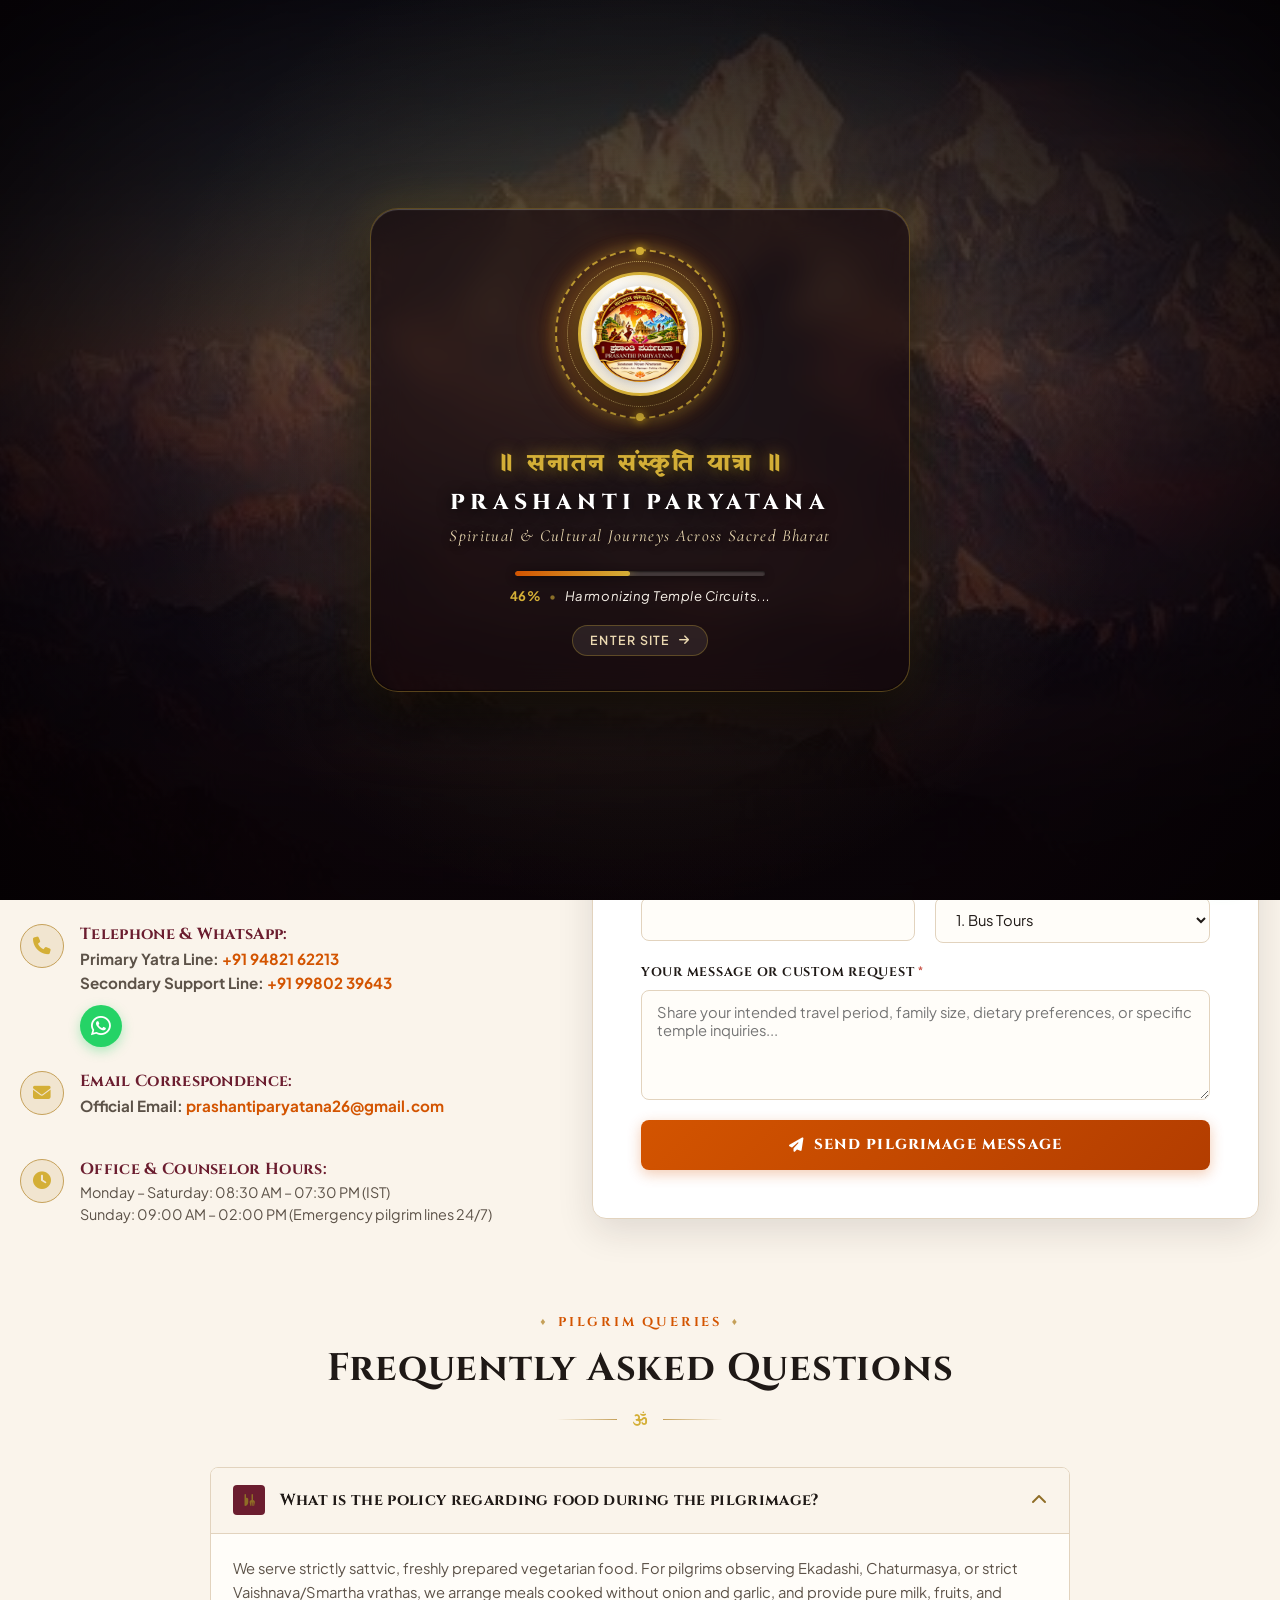
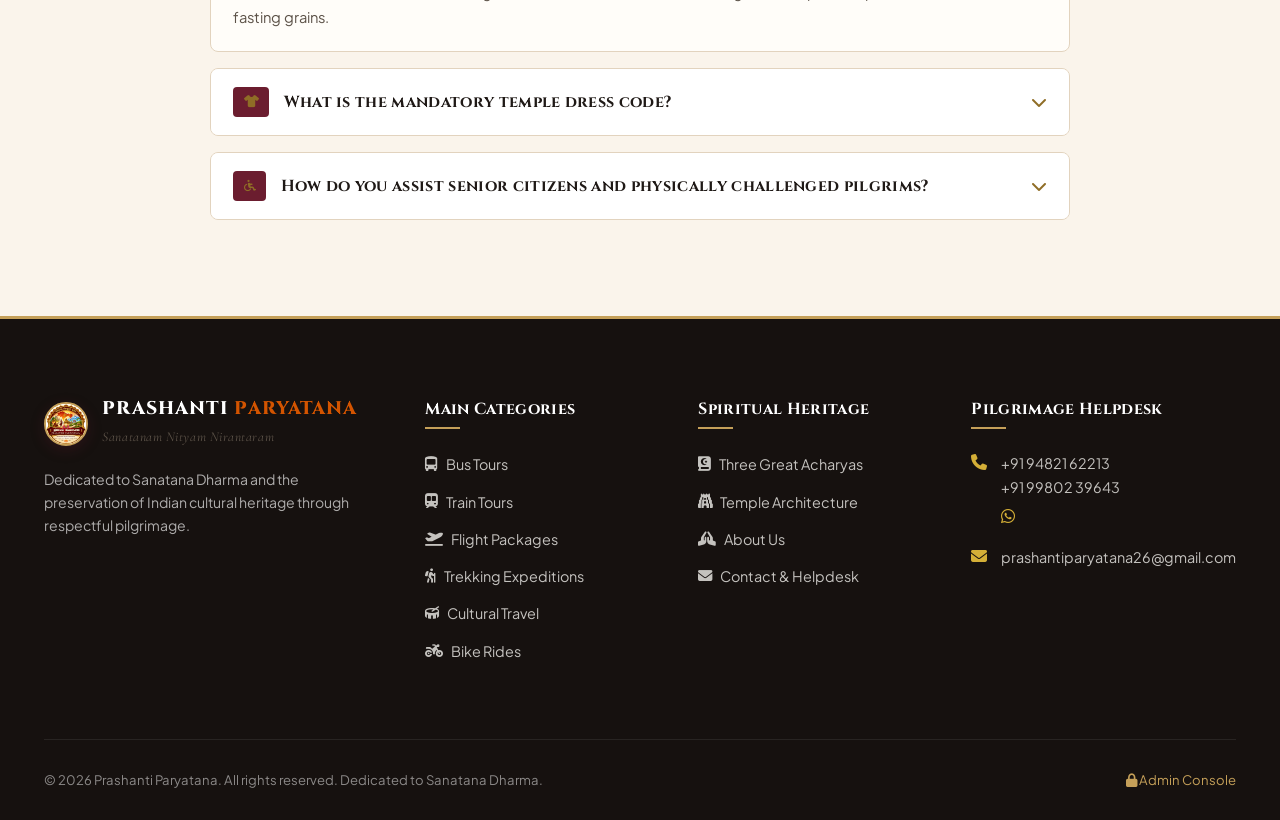
<file: contact.html>
<!DOCTYPE html>
<html lang="en">
<head>
  <meta charset="UTF-8" />
  <meta name="viewport" content="width=device-width, initial-scale=1.0" />
  <title>Contact & Pilgrimage Helpdesk | Prashanti Paryatana</title>
  <meta name="description" content="Get in touch with Prashanti Paryatana for customized spiritual pilgrimage itineraries, temple festival schedules, and elder travel assistance." />

  <link rel="preconnect" href="https://fonts.googleapis.com" />
  <link rel="preconnect" href="https://fonts.gstatic.com" crossorigin />
  <link rel="stylesheet" href="https://cdnjs.cloudflare.com/ajax/libs/font-awesome/6.5.1/css/all.min.css" />

  <link rel="stylesheet" href="css/style.css" />
  <link rel="stylesheet" href="css/components.css" />
</head>
<body data-page="contact">

      <!-- ================= WEBSITE LOADING PRELOADER (CINEMATIC BACKGROUND & MOVING LOGO) ================= -->
  <div id="sitePreloader" class="site-preloader" aria-label="Loading Prashanti Paryatana">
    <!-- Cinematic Background Image Crossfade Carousel -->
    <div class="preloader-bg-slideshow">
      <div class="preloader-bg-slide active" style="background-image: url('assets/loader/bg-1.jpg');"></div>
      <div class="preloader-bg-slide" style="background-image: url('assets/loader/bg-2.jpg');"></div>
      <div class="preloader-bg-slide" style="background-image: url('assets/loader/bg-3.jpg');"></div>
      <div class="preloader-bg-slide" style="background-image: url('assets/loader/bg-4.jpg');"></div>
      <div class="preloader-bg-slide" style="background-image: url('assets/loader/bg-5.jpg');"></div>
      <div class="preloader-overlay"></div>
    </div>

    <!-- Center Floating Animated Logo Badge & Content -->
    <div class="preloader-content">
      <div class="preloader-badge">
        <div class="preloader-aura-glow"></div>
        <div class="preloader-mandala-outer"></div>
        <div class="preloader-mandala-inner"></div>
        <div class="preloader-logo-wrap">
          <img src="assets/logo.png" alt="Prashanti Paryatana" class="preloader-logo" />
        </div>
      </div>

      <div class="preloader-text-group">
        <div class="preloader-sanskrit font-sanskrit-style">॥ सनातन संस्कृति यात्रा ॥</div>
        <h1 class="preloader-title">PRASHANTI PARYATANA</h1>
        <p class="preloader-tagline">Spiritual & Cultural Journeys Across Sacred Bharat</p>
      </div>

      <!-- Modern Progress Line & Counter -->
      <div class="preloader-status">
        <div class="preloader-progress-bar">
          <div id="preloaderProgressFill" class="preloader-progress-fill"></div>
        </div>
        <div class="preloader-status-text">
          <span id="preloaderPercent">0%</span>
          <span class="preloader-dot">•</span>
          <span id="preloaderPhase">Awakening Sacred Heritage...</span>
        </div>
      </div>

      <button type="button" class="preloader-skip-btn" id="preloaderSkipBtn" title="Enter Website">
        Enter Site <i class="fa-solid fa-arrow-right"></i>
      </button>
    </div>
  </div>
  </div>

<!-- Top Bar -->
  <div class="top-bar">
    <div class="container top-bar-inner">
      <div class="top-bar-left">
        <div class="top-bar-item">
          <i class="fa-solid fa-om"></i>
          <span class="font-sanskrit-style">॥ सनातन संस्कृति यात्रा ॥</span>
        </div>
        <div class="top-bar-item">
          <i class="fa-solid fa-phone"></i>
          <a href="tel:+919482162213" style="color: inherit; text-decoration: none; font-weight: 600;">+91 94821 62213</a>
          <span style="opacity: 0.5; margin: 0 4px;">/</span>
          <a href="tel:+919980239643" style="color: inherit; text-decoration: none; font-weight: 600;">+91 99802 39643</a>
        </div>
        <div class="top-bar-item">
          <i class="fa-solid fa-envelope"></i>
          <a href="mailto:prashantiparyatana26@gmail.com" style="color: inherit; text-decoration: none;">prashantiparyatana26@gmail.com</a>
        </div>
      </div>
      <div class="top-bar-right">
        <div class="top-bar-links">
          <a href="about.html">About</a>
          <a href="heritage.html">Our Heritage</a>
          <a href="acharyas.html">Acharyas</a>
          <a href="contact.html" class="active">Contact</a>
        </div>
        <a href="admin.html" class="admin-portal-link">
          <i class="fa-solid fa-lock"></i> Admin Portal
        </a>
      </div>
    </div>
  </div>

  <!-- Header -->
  <header class="site-header">
    <div class="container site-header-inner">
            <a href="index.html" class="brand-identity">
        <img src="assets/logo.png" alt="Prashanti Paryatana Logo" class="brand-logo-img" />
        <div class="brand-text-wrap">
          <span class="brand-name font-sanskrit-style">PRASHANTI <span>PARYATANA</span></span>
          <span class="brand-tagline">Sanatanam Nityam Nirantaram • Cultural Heritage</span>
        </div>
      </a>

      <!-- 5 Prominent Categories -->
      <nav class="categories-nav">
        <a href="bus-tours.html" class="category-link">
          <i class="fa-solid fa-bus-simple"></i>
          <span>Bus Tours</span>
        </a>
        <a href="train-tours.html" class="category-link">
          <i class="fa-solid fa-train-subway"></i>
          <span>Train Tours</span>
        </a>
        <a href="flight-packages.html" class="category-link">
          <i class="fa-solid fa-plane-departure"></i>
          <span>Flight Packages</span>
        </a>
        <a href="trekking-expeditions.html" class="category-link">
          <i class="fa-solid fa-person-hiking"></i>
          <span>Trekking Expeditions</span>
        </a>
        <a href="cultural.html" class="category-link">
          <i class="fa-solid fa-drum"></i>
          <span>Cultural Travel</span>
        </a>
        <a href="bike-rides.html" class="category-link">
          <i class="fa-solid fa-motorcycle"></i>
          <span>Bike Rides</span>
        </a>
      </nav>

      <div class="nav-actions">
        <button type="button" class="btn-plan-journey" onclick="openEnquiryModal('', 'Contact Helpdesk Enquiry', 'all')">
          <i class="fa-solid fa-hands-praying"></i>
          <span>Plan Your Journey</span>
        </button>
        <button type="button" class="mobile-nav-toggle" aria-label="Toggle navigation">
          <i class="fa-solid fa-bars-staggered"></i>
        </button>
      </div>
    </div>
  </header>

  <!-- Category Hero -->
  <section class="category-hero" style="background: linear-gradient(135deg, var(--color-maroon-deep) 0%, #150E10 100%);">
    <div class="container category-hero-content">
      <span class="section-eyebrow" style="color: var(--color-gold-bright);">Pilgrim Assistance</span>
      <h1>Contact & Pilgrimage Helpdesk</h1>
      <p>
        Whether planning a sacred family yatra, inquiring about temple darshan protocols, or requesting custom pilgrim arrangements, our dedicated seva team is here to assist you.
      </p>
    </div>
  </section>

  <!-- Main Content -->
  <main class="container" style="padding: 5rem 0 6rem 0;">
    <div class="detail-grid" style="grid-template-columns: 1fr 1.3fr; gap: 3.5rem; margin-bottom: 5rem;">
      <!-- Contact Details -->
      <div>
        <span class="section-eyebrow">Connect With Us</span>
        <h2 style="color: var(--color-maroon); margin-bottom: 1rem;">Direct Seva Helpdesk</h2>
        <p style="color: var(--text-secondary); margin-bottom: 2rem; font-size: 0.98rem; line-height: 1.65;">
          Our pilgrimage counselors are well-versed in temple agamas, panchangam muhurtams, and regional logistics.
        </p>

        <div style="display: flex; flex-direction: column; gap: 1.5rem;">
          <div style="display: flex; gap: 1rem; align-items: flex-start;">
            <div class="why-us-icon" style="width: 44px; height: 44px; font-size: 1.1rem; flex-shrink: 0;"><i class="fa-solid fa-location-dot"></i></div>
            <div>
              <h4 style="font-size: 1rem; color: var(--color-maroon); margin-bottom: 0.2rem;">Headquarters:</h4>
              <p style="font-size: 0.9rem; color: var(--text-secondary); line-height: 1.5;">
                Prashanti Nilaya, 108 Shankara Krupa Path,<br />
                Malleshwaram, Bengaluru 560003, Karnataka, India
              </p>
            </div>
          </div>

          <div style="display: flex; gap: 1rem; align-items: flex-start;">
            <div class="why-us-icon" style="width: 44px; height: 44px; font-size: 1.1rem; flex-shrink: 0;"><i class="fa-solid fa-phone"></i></div>
            <div>
              <h4 style="font-size: 1rem; color: var(--color-maroon); margin-bottom: 0.2rem;">Telephone & WhatsApp:</h4>
              <p style="font-size: 0.95rem; color: var(--text-secondary); line-height: 1.6; margin-bottom: 0.6rem;">
                <strong>Primary Yatra Line:</strong> <a href="tel:+919482162213" style="color: var(--color-saffron); font-weight: 700; text-decoration: none;">+91 94821 62213</a><br />
                <strong>Secondary Support Line:</strong> <a href="tel:+919980239643" style="color: var(--color-saffron); font-weight: 700; text-decoration: none;">+91 99802 39643</a>
              </p>
              <div>
                <a href="https://wa.me/919980239643?text=Namaskaram!%20I%20would%20like%20to%20enquire%20about%20a%20pilgrimage%20with%20Prashanti%20Paryatana." target="_blank" rel="noopener noreferrer" style="display: inline-flex; align-items: center; justify-content: center; width: 42px; height: 42px; background: #25D366; color: #fff; border-radius: 50%; text-decoration: none; font-size: 1.4rem; box-shadow: 0 4px 12px rgba(37, 211, 102, 0.35); transition: transform 0.2s ease;" title="Chat on WhatsApp" aria-label="Chat on WhatsApp">
                  <i class="fa-brands fa-whatsapp"></i>
                </a>
              </div>
            </div>
          </div>

          <div style="display: flex; gap: 1rem; align-items: flex-start;">
            <div class="why-us-icon" style="width: 44px; height: 44px; font-size: 1.1rem; flex-shrink: 0;"><i class="fa-solid fa-envelope"></i></div>
            <div>
              <h4 style="font-size: 1rem; color: var(--color-maroon); margin-bottom: 0.2rem;">Email Correspondence:</h4>
              <p style="font-size: 0.95rem; color: var(--text-secondary); line-height: 1.6;">
                <strong>Official Email:</strong> <a href="mailto:prashantiparyatana26@gmail.com" style="color: var(--color-saffron); font-weight: 700; text-decoration: none;">prashantiparyatana26@gmail.com</a>
              </p>
            </div>
          </div>

          <div style="display: flex; gap: 1rem; align-items: flex-start;">
            <div class="why-us-icon" style="width: 44px; height: 44px; font-size: 1.1rem; flex-shrink: 0;"><i class="fa-solid fa-clock"></i></div>
            <div>
              <h4 style="font-size: 1rem; color: var(--color-maroon); margin-bottom: 0.2rem;">Office & Counselor Hours:</h4>
              <p style="font-size: 0.9rem; color: var(--text-secondary); line-height: 1.5;">
                Monday – Saturday: 08:30 AM – 07:30 PM (IST)<br />
                Sunday: 09:00 AM – 02:00 PM (Emergency pilgrim lines 24/7)
              </p>
            </div>
          </div>
        </div>
      </div>

      <!-- Quick Message Form -->
      <div class="artist-registration-wrap" style="box-shadow: var(--shadow-lg);">
        <h3 style="color: var(--color-maroon); margin-bottom: 0.5rem; font-size: 1.4rem;">
          <i class="fa-solid fa-envelope-open-text" style="color: var(--color-saffron); margin-right: 0.4rem;"></i> Send a Pilgrimage Enquiry
        </h3>
        <p style="font-size: 0.85rem; color: var(--text-muted); margin-bottom: 1.5rem;">
          We will review your message and reply promptly with personalized guidance.
        </p>

        <form onsubmit="handleContactPageSubmit(event)">
          <div class="form-grid-2">
            <div class="form-group">
              <label class="form-label">Full Name <span class="req">*</span></label>
              <input type="text" name="fullName" class="form-control" required />
            </div>
            <div class="form-group">
              <label class="form-label">Email Address <span class="req">*</span></label>
              <input type="email" name="email" class="form-control" required />
            </div>
          </div>

          <div class="form-grid-2">
            <div class="form-group">
              <label class="form-label">Phone Number <span class="req">*</span></label>
              <input type="tel" name="phone" class="form-control" required />
            </div>
            <div class="form-group">
              <label class="form-label">Interested Category</label>
              <select name="category" class="form-control">
                <option value="bus">1. Bus Tours</option>
                <option value="train">2. Train Tours</option>
                <option value="flight">3. Flight Packages</option>
                <option value="trekking">4. Trekking Expeditions</option>
                <option value="cultural">5. Cultural Travel</option>
                <option value="all">General Pilgrimage Consultation</option>
              </select>
            </div>
          </div>

          <div class="form-group">
            <label class="form-label">Your Message or Custom Request <span class="req">*</span></label>
            <textarea name="message" class="form-control" placeholder="Share your intended travel period, family size, dietary preferences, or specific temple inquiries..." required></textarea>
          </div>

          <button type="submit" class="form-submit-btn">
            <i class="fa-solid fa-paper-plane"></i> Send Pilgrimage Message
          </button>
        </form>

        <div id="contactPageSuccess" style="display: none; text-align: center; padding: 1.5rem 0;">
          <div class="confirmation-badge-icon"><i class="fa-solid fa-check"></i></div>
          <h4 style="color: var(--color-maroon);">Namaskaram! Message Received</h4>
          <p style="color: var(--text-secondary); font-size: 0.88rem;">Our counselor will call or email you shortly.</p>
        </div>
      </div>
    </div>

    <!-- Frequently Asked Questions -->
    <div class="section-header" style="max-width: 800px; margin-bottom: 2.5rem;">
      <span class="section-eyebrow">Pilgrim Queries</span>
      <h2>Frequently Asked Questions</h2>
      <div class="decorative-divider">
        <span></span><i class="fa-solid fa-om"></i><span></span>
      </div>
    </div>

    <div style="max-width: 860px; margin: 0 auto; display: flex; flex-direction: column; gap: 1rem;">
      <div class="itinerary-day-card active">
        <div class="itinerary-day-header" onclick="toggleItineraryDay(this)">
          <div class="itinerary-day-title">
            <span class="day-badge"><i class="fa-solid fa-utensils"></i></span>
            <h4>What is the policy regarding food during the pilgrimage?</h4>
          </div>
          <i class="fa-solid fa-chevron-down"></i>
        </div>
        <div class="itinerary-day-body">
          <p>We serve strictly sattvic, freshly prepared vegetarian food. For pilgrims observing Ekadashi, Chaturmasya, or strict Vaishnava/Smartha vrathas, we arrange meals cooked without onion and garlic, and provide pure milk, fruits, and fasting grains.</p>
        </div>
      </div>

      <div class="itinerary-day-card">
        <div class="itinerary-day-header" onclick="toggleItineraryDay(this)">
          <div class="itinerary-day-title">
            <span class="day-badge"><i class="fa-solid fa-shirt"></i></span>
            <h4>What is the mandatory temple dress code?</h4>
          </div>
          <i class="fa-solid fa-chevron-down"></i>
        </div>
        <div class="itinerary-day-body">
          <p>Traditional Indian attire is mandatory across all temple sanctums. Men: Dhoti or Kurta-Pyjama (in Kerala shrines like Padmanabhaswamy and Guruvayur, men must wear a white unstitched mundu and remove shirts). Women: Sarees or salwar-kameez with dupatta. Western casuals (jeans, shorts) are not permitted inside traditional prakaras.</p>
        </div>
      </div>

      <div class="itinerary-day-card">
        <div class="itinerary-day-header" onclick="toggleItineraryDay(this)">
          <div class="itinerary-day-title">
            <span class="day-badge"><i class="fa-solid fa-wheelchair"></i></span>
            <h4>How do you assist senior citizens and physically challenged pilgrims?</h4>
          </div>
          <i class="fa-solid fa-chevron-down"></i>
        </div>
        <div class="itinerary-day-body">
          <p>We provide personalized care for elderly pilgrims: priority ground-floor rooms or elevator access, battery-operated golf carts in large temple complexes (such as Srirangam, Madurai, and Kashi corridor), pre-arranged palanquins/dolis for hill shrines, and continuous medical support with portable oxygen cylinders.</p>
        </div>
      </div>
    </div>
  </main>

  <!-- Footer -->
  <footer class="site-footer">
    <div class="container">
      <div class="footer-top-grid">
        <div class="footer-col footer-brand-col">
                    <div class="brand-identity" style="margin-bottom: 1rem;">
            <img src="assets/logo.png" alt="Prashanti Paryatana Logo" class="brand-logo-img" style="width: 44px; height: 44px;" />
            <div class="brand-text-wrap">
              <span class="brand-name font-sanskrit-style" style="font-size: 1.15rem; color:#fff;">PRASHANTI <span>PARYATANA</span></span>
              <span class="brand-tagline">Sanatanam Nityam Nirantaram</span>
            </div>
          </div>
          <p>Dedicated to Sanatana Dharma and the preservation of Indian cultural heritage through respectful pilgrimage.</p>
        </div>
        <div class="footer-col">
          <h4>Main Categories</h4>
          <ul class="footer-links-list">
            <li><a href="bus-tours.html"><i class="fa-solid fa-bus-simple"></i> Bus Tours</a></li>
            <li><a href="train-tours.html"><i class="fa-solid fa-train-subway"></i> Train Tours</a></li>
            <li><a href="flight-packages.html"><i class="fa-solid fa-plane-departure"></i> Flight Packages</a></li>
            <li><a href="trekking-expeditions.html"><i class="fa-solid fa-person-hiking"></i> Trekking Expeditions</a></li>
            <li><a href="cultural.html"><i class="fa-solid fa-drum"></i> Cultural Travel</a></li>
            <li><a href="bike-rides.html"><i class="fa-solid fa-motorcycle"></i> Bike Rides</a></li>
          </ul>
        </div>
        <div class="footer-col">
          <h4>Spiritual Heritage</h4>
          <ul class="footer-links-list">
            <li><a href="acharyas.html"><i class="fa-solid fa-book-quran"></i> Three Great Acharyas</a></li>
            <li><a href="heritage.html"><i class="fa-solid fa-gopuram"></i> Temple Architecture</a></li>
            <li><a href="about.html"><i class="fa-solid fa-hands-praying"></i> About Us</a></li>
            <li><a href="contact.html"><i class="fa-solid fa-envelope"></i> Contact & Helpdesk</a></li>
          </ul>
        </div>
        <div class="footer-col">
          <h4>Pilgrimage Helpdesk</h4>
          <div class="footer-contact-item">
            <i class="fa-solid fa-phone"></i>
            <div>
              <a href="tel:+919482162213" style="color: inherit; text-decoration: none;">+91 94821 62213</a><br />
              <a href="tel:+919980239643" style="color: inherit; text-decoration: none;">+91 99802 39643</a><br />
              <a href="https://wa.me/919980239643?text=Namaskaram!%20I%20would%20like%20to%20enquire%20about%20a%20yatra." target="_blank" rel="noopener noreferrer" style="color: #25D366; text-decoration: none; font-size: 1.35rem; display: inline-flex; align-items: center; margin-top: 0.35rem; transition: transform 0.2s ease;" title="Chat on WhatsApp" aria-label="Chat on WhatsApp">
                <i class="fa-brands fa-whatsapp"></i>
              </a>
            </div>
          </div>
          <div class="footer-contact-item">
            <i class="fa-solid fa-envelope"></i>
            <div>
              <a href="mailto:prashantiparyatana26@gmail.com" style="color: inherit; text-decoration: none;">prashantiparyatana26@gmail.com</a>
            </div>
          </div>
        </div>
      </div>
      <div class="footer-bottom">
        <div class="footer-bottom-inner">
          <p>© 2026 Prashanti Paryatana. All rights reserved. Dedicated to Sanatana Dharma.</p>
          <a href="admin.html" style="color: var(--color-gold);"><i class="fa-solid fa-lock"></i> Admin Console</a>
        </div>
      </div>
    </div>
  </footer>

  <!-- Modal & Mobile Drawer -->
  <div id="enquiryModal" class="modal-backdrop">
    <div class="modal-dialog">
      <div class="modal-header">
        <h3><i class="fa-solid fa-hands-praying" style="color: var(--color-gold-bright); margin-right: 0.5rem;"></i> Plan Your Sacred Journey</h3>
        <button type="button" class="modal-close-btn">&times;</button>
      </div>
      <div class="modal-body">
        <!-- Direct Quick Contact Pill -->
        <div class="modal-quick-contact" style="display: flex; align-items: center; justify-content: space-between; flex-wrap: wrap; gap: 0.5rem; background: var(--color-sandalwood-light); border: 1px solid var(--color-gold); border-radius: var(--radius-sm); padding: 0.6rem 0.9rem; margin-bottom: 1.2rem; font-size: 0.82rem;">
          <div style="display: flex; align-items: center; gap: 0.4rem;">
            <i class="fa-solid fa-phone" style="color: var(--color-saffron);"></i>
            <span style="font-weight: 600; color: var(--color-maroon);">Call:</span>
            <a href="tel:+919482162213" style="color: var(--color-maroon); font-weight: 700; text-decoration: none;">+91 94821 62213</a>
            <span style="opacity: 0.5;">/</span>
            <a href="tel:+919980239643" style="color: var(--color-maroon); font-weight: 700; text-decoration: none;">+91 99802 39643</a>
          </div>
          <div style="display: flex; align-items: center; gap: 0.6rem;">
            <a href="https://wa.me/919980239643?text=Namaskaram!%20I%20have%20an%20enquiry%20regarding%20pilgrimage." target="_blank" rel="noopener noreferrer" style="color: #25D366; text-decoration: none; display: inline-flex; align-items: center; font-size: 1.25rem; transition: transform 0.2s ease;" title="Chat on WhatsApp" aria-label="Chat on WhatsApp">
              <i class="fa-brands fa-whatsapp"></i>
            </a>
            <span style="opacity: 0.4;">|</span>
            <a href="mailto:prashantiparyatana26@gmail.com" style="color: var(--color-maroon); font-weight: 600; text-decoration: none;">prashantiparyatana26@gmail.com</a>
          </div>
        </div>
        <div id="enquiryFormContainer">
          <form id="enquiryForm">
            <div class="form-grid-2">
              <div class="form-group">
                <label class="form-label">Full Name <span class="req">*</span></label>
                <input type="text" name="fullName" class="form-control" required />
              </div>
              <div class="form-group">
                <label class="form-label">Email Address <span class="req">*</span></label>
                <input type="email" name="email" class="form-control" required />
              </div>
            </div>
            <div class="form-grid-2">
              <div class="form-group">
                <label class="form-label">Mobile Number <span class="req">*</span></label>
                <input type="tel" name="phone" class="form-control" required />
              </div>
              <div class="form-group">
                <label class="form-label">Starting Location</label>
                <input type="text" name="startingLocation" class="form-control" />
              </div>
            </div>
            <div class="form-grid-2">
              <div class="form-group">
                <label class="form-label">Category</label>
                <select name="category" id="enqCategorySelect" class="form-control">
                  <option value="all">Any Category</option>
                  <option value="bus">Bus Tours</option>
                  <option value="train">Train Tours</option>
                  <option value="flight">Flight Packages</option>
                  <option value="trekking">Trekking Expeditions</option>
                  <option value="cultural">Cultural Travel</option>
                  <option value="bike">Bike Rides</option>
                </select>
              </div>
              <div class="form-group">
                <label class="form-label">Preferred Package</label>
                <select name="preferredPackage" id="enqPackageSelect" class="form-control"></select>
              </div>
            </div>
            <div class="form-grid-2">
              <div class="form-group">
                <label class="form-label">Departure Date <span class="req">*</span></label>
                <input type="date" name="departureDate" class="form-control" required />
              </div>
              <div class="form-group">
                <label class="form-label">Travellers <span class="req">*</span></label>
                <input type="number" name="travellers" min="1" max="40" class="form-control" value="2" required />
              </div>
            </div>
            <div class="form-group">
              <label class="form-label">Special Requirements</label>
              <textarea name="requirements" class="form-control"></textarea>
            </div>
            <button type="submit" class="form-submit-btn">
              <i class="fa-solid fa-paper-plane"></i> Submit Travel Enquiry
            </button>
          </form>
        </div>
        <div id="enquiryConfirmationContainer" class="enquiry-confirmation" style="display: none;">
          <div class="confirmation-badge-icon"><i class="fa-solid fa-check"></i></div>
          <h3 style="color: var(--color-maroon);">Enquiry Registered!</h3>
          <div class="reference-display-box">
            <div id="confirmationRefCode" class="reference-code">PP-2026-YTR-0000</div>
          </div>
          <button type="button" class="btn-quick-enquire" onclick="closeEnquiryModal()">Close</button>
        </div>
      </div>
    </div>
  </div>

  <!-- Mobile Drawer -->
  <div class="mobile-drawer">
    <div class="mobile-drawer-content">
      <div class="mobile-drawer-header">
        <span class="brand-name" style="font-size: 1.1rem;">Prashanti <span>Paryatana</span></span>
        <button type="button" class="mobile-drawer-close" style="background:none; border:none; font-size: 1.4rem;">&times;</button>
      </div>
      <div class="mobile-drawer-links">
        <a href="bus-tours.html" class="mobile-nav-item"><i class="fa-solid fa-bus-simple"></i> Bus Tours</a>
        <a href="train-tours.html" class="mobile-nav-item"><i class="fa-solid fa-train-subway"></i> Train Tours</a>
        <a href="flight-packages.html" class="mobile-nav-item"><i class="fa-solid fa-plane-departure"></i> Flight Packages</a>
        <a href="trekking-expeditions.html" class="mobile-nav-item"><i class="fa-solid fa-person-hiking"></i> Trekking Expeditions</a>
        <a href="cultural.html" class="mobile-nav-item"><i class="fa-solid fa-drum"></i> Cultural Travel</a>
        <a href="bike-rides.html" class="mobile-nav-item"><i class="fa-solid fa-motorcycle"></i> Bike Rides</a>
        <a href="index.html" class="mobile-nav-item"><i class="fa-solid fa-house"></i> Home</a>
      </div>
    </div>
  </div>

  <script src="js/data.js"></script>
  <script src="js/app.js"></script>
  <script>
    function handleContactPageSubmit(e) {
      e.preventDefault();
      const form = e.target;
      const fullName = form.fullName.value.trim();
      const email = form.email.value.trim();
      const phone = form.phone.value.trim();
      const category = form.category.value;
      const message = form.message.value.trim();

      const currentYear = new Date().getFullYear();
      const refId = `PP-${currentYear}-YTR-${Math.floor(1000 + Math.random() * 9000)}`;

      const enquiryData = {
        id: refId,
        date: new Date().toISOString(),
        fullName,
        email,
        phone,
        startingLocation: 'General Contact Form',
        preferredPackageId: '',
        packageName: `Helpdesk Inquiry (${category.toUpperCase()})`,
        category,
        departureDate: 'Flexible',
        travellers: 'Flexible',
        requirements: message,
        status: 'New',
        notes: 'Submitted via Contact Page helpdesk form.'
      };

      if (window.PrashantiDB) {
        window.PrashantiDB.addEnquiry(enquiryData);
      }

      form.style.display = 'none';
      const successDiv = document.getElementById('contactPageSuccess');
      if (successDiv) successDiv.style.display = 'block';

      window.showToast('Message dispatched with namaskars!', 'success');
    }
  </script>
</body>
</html>
</file>
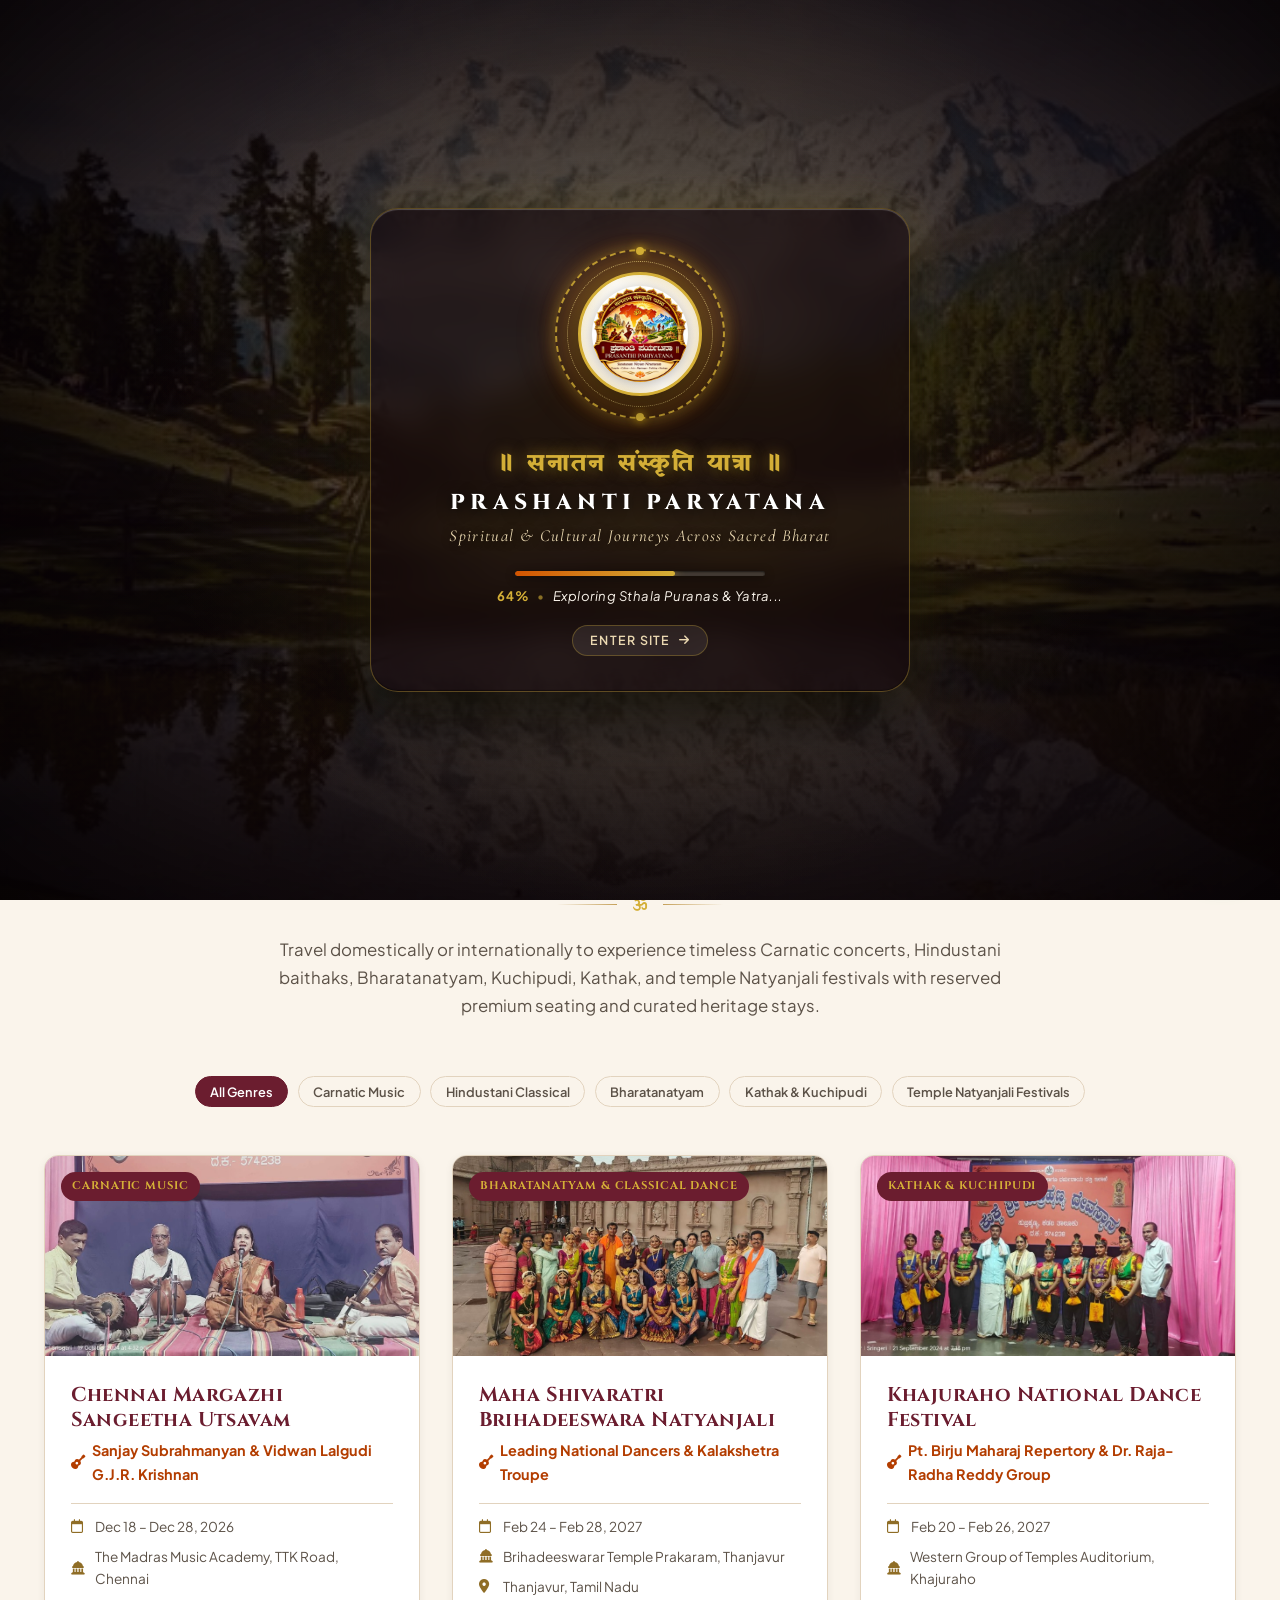
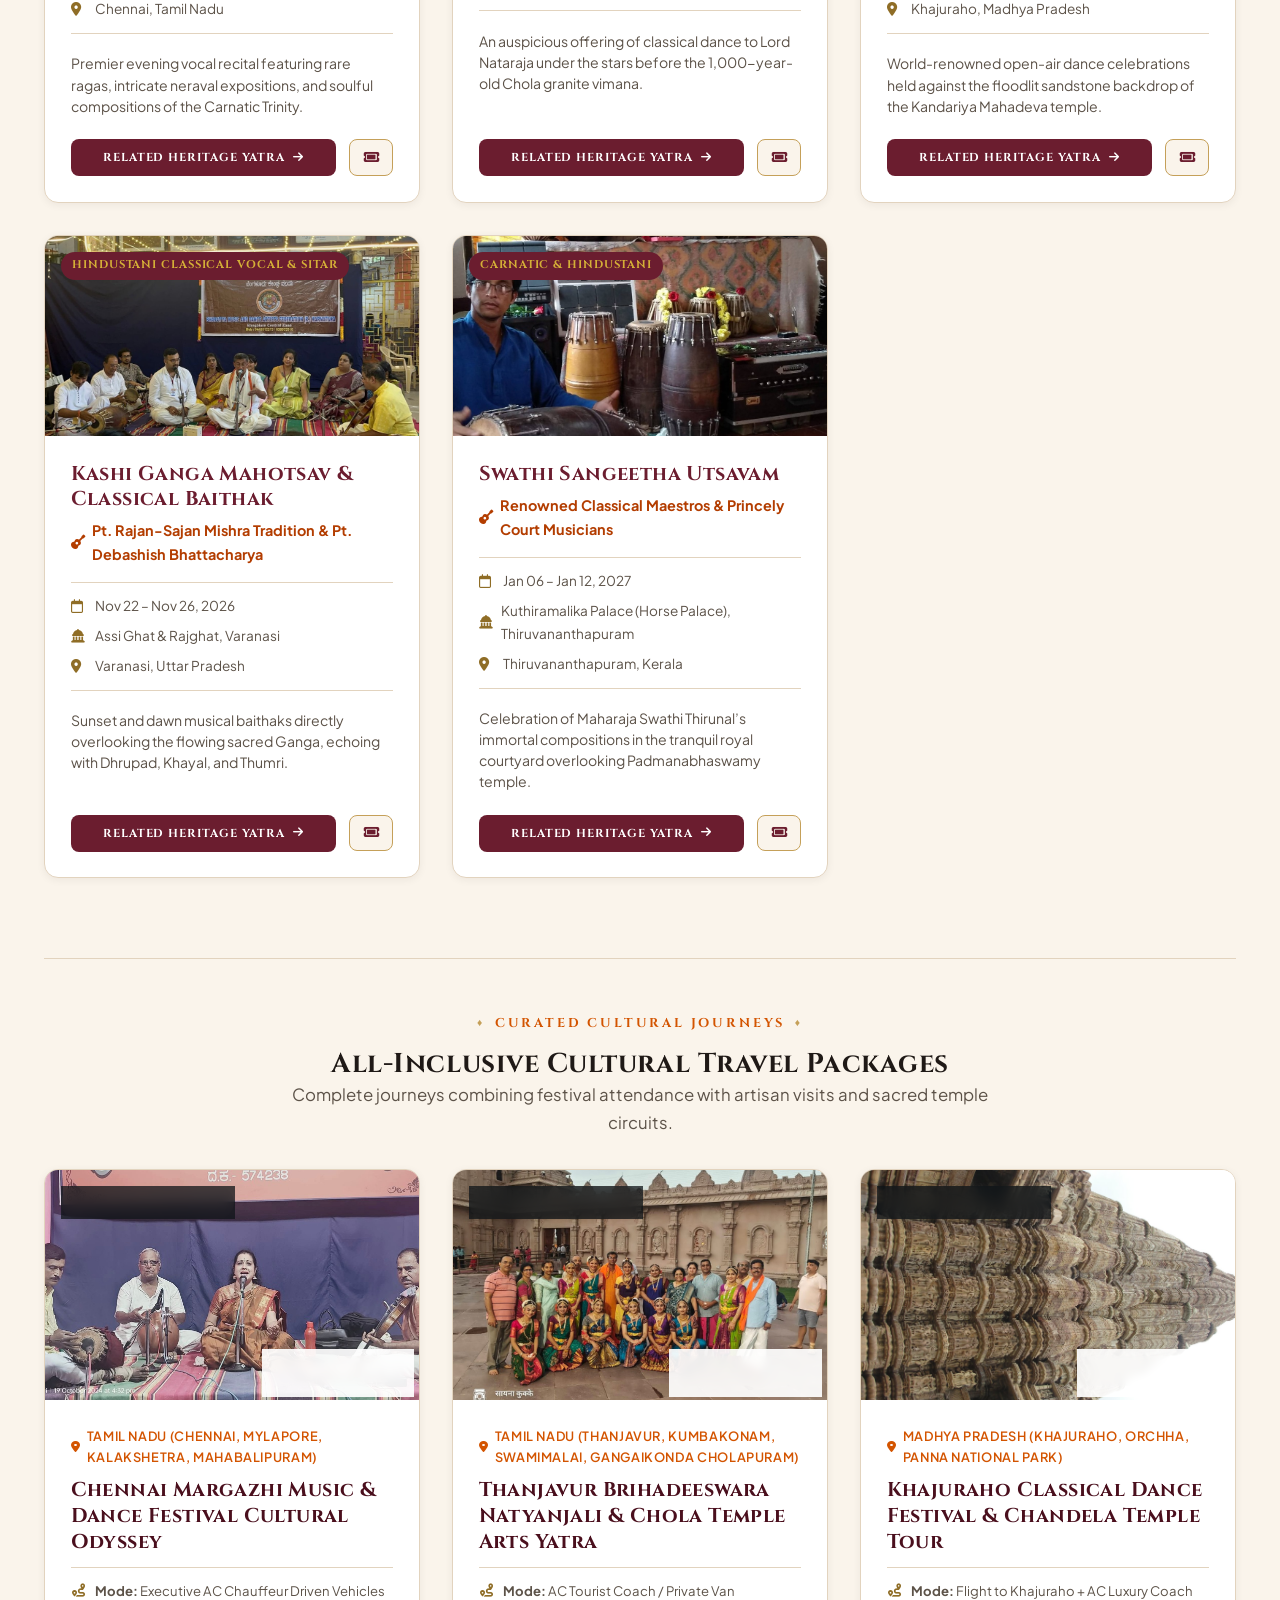
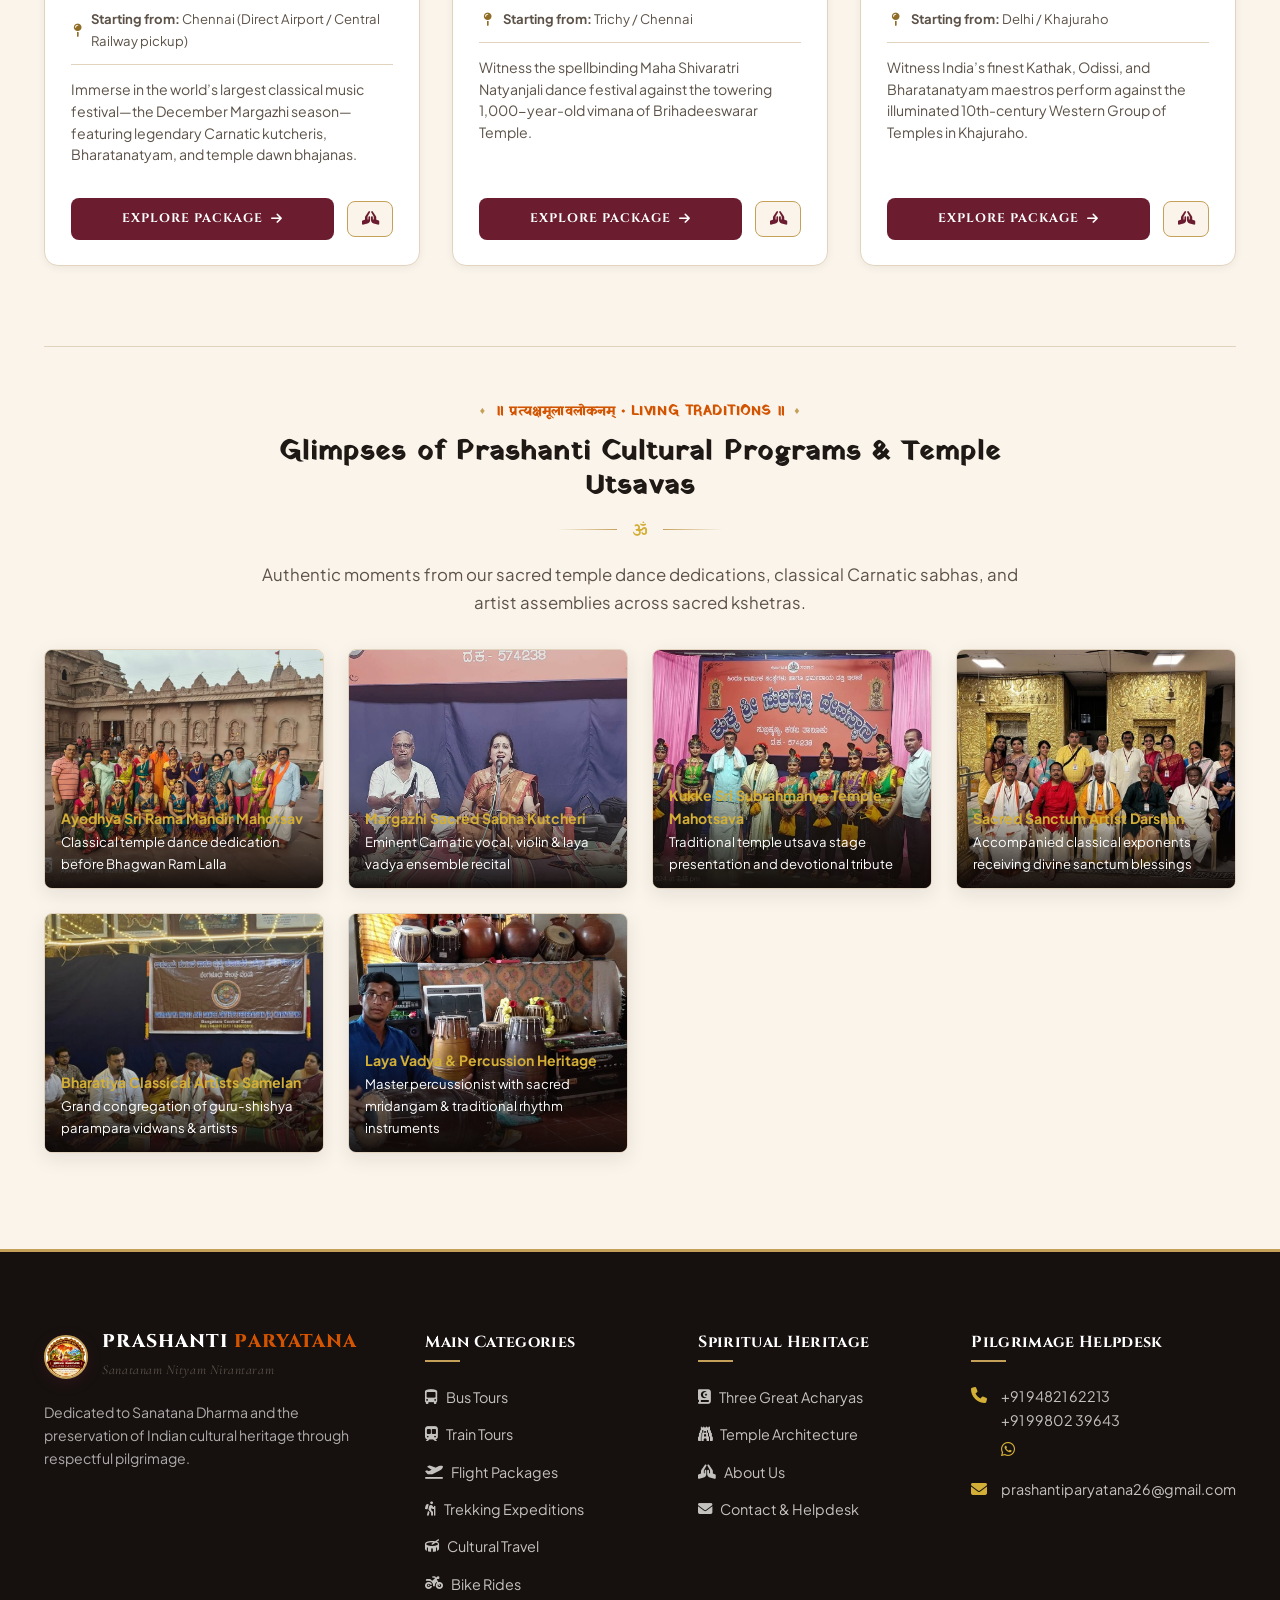
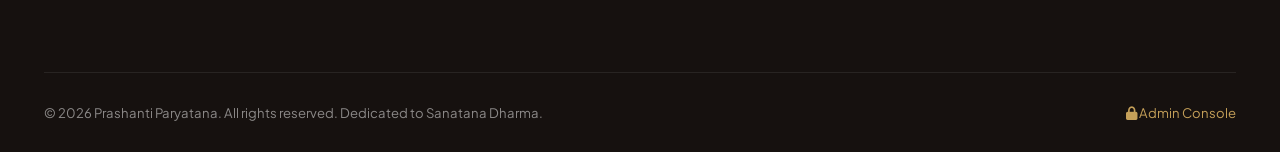
<file: cultural.html>
﻿<!DOCTYPE html>
<html lang="en">
<head>
  <meta charset="UTF-8" />
  <meta name="viewport" content="width=device-width, initial-scale=1.0" />
  <title>Cultural Travel Portal | Prashanti Paryatana</title>
  <meta name="description" content="Immerse in classical Indian sacred arts: Attend Carnatic, Hindustani, Bharatanatyam, and temple festivals, or register as a classical artist for sacred performances." />

  <link rel="preconnect" href="https://fonts.googleapis.com" />
  <link rel="preconnect" href="https://fonts.gstatic.com" crossorigin />
  <link rel="stylesheet" href="https://cdnjs.cloudflare.com/ajax/libs/font-awesome/6.5.1/css/all.min.css" />

  <link rel="stylesheet" href="css/style.css" />
  <link rel="stylesheet" href="css/components.css" />
</head>
<body data-page="cultural" data-page-category="cultural">

  <!-- ================= WEBSITE LOADING PRELOADER (FROM LOGO) ================= -->
  <div id="sitePreloader" class="site-preloader" aria-label="Loading Prashanti Paryatana">
    <!-- Cinematic Background Image Crossfade Carousel -->
    <div class="preloader-bg-slideshow">
      <div class="preloader-bg-slide active" style="background-image: url('assets/loader/bg-1.jpg');"></div>
      <div class="preloader-bg-slide" style="background-image: url('assets/loader/bg-2.jpg');"></div>
      <div class="preloader-bg-slide" style="background-image: url('assets/loader/bg-3.jpg');"></div>
      <div class="preloader-bg-slide" style="background-image: url('assets/loader/bg-4.jpg');"></div>
      <div class="preloader-bg-slide" style="background-image: url('assets/loader/bg-5.jpg');"></div>
      <div class="preloader-overlay"></div>
    </div>

    <!-- Center Floating Animated Logo Badge & Content -->
    <div class="preloader-content">
      <div class="preloader-badge">
        <div class="preloader-aura-glow"></div>
        <div class="preloader-mandala-outer"></div>
        <div class="preloader-mandala-inner"></div>
        <div class="preloader-logo-wrap">
          <img src="assets/logo.png" alt="Prashanti Paryatana" class="preloader-logo" />
        </div>
      </div>

      <div class="preloader-text-group">
        <div class="preloader-sanskrit font-sanskrit-style">॥ सनातन संस्कृति यात्रा ॥</div>
        <h1 class="preloader-title">PRASHANTI PARYATANA</h1>
        <p class="preloader-tagline">Spiritual & Cultural Journeys Across Sacred Bharat</p>
      </div>

      <!-- Modern Progress Line & Counter -->
      <div class="preloader-status">
        <div class="preloader-progress-bar">
          <div id="preloaderProgressFill" class="preloader-progress-fill"></div>
        </div>
        <div class="preloader-status-text">
          <span id="preloaderPercent">0%</span>
          <span class="preloader-dot">•</span>
          <span id="preloaderPhase">Awakening Sacred Heritage...</span>
        </div>
      </div>

      <button type="button" class="preloader-skip-btn" id="preloaderSkipBtn" title="Enter Website">
        Enter Site <i class="fa-solid fa-arrow-right"></i>
      </button>
    </div>
  </div>

  <!-- Top Bar -->
  <div class="top-bar">
    <div class="container top-bar-inner">
      <div class="top-bar-left">
        <div class="top-bar-item">
          <i class="fa-solid fa-om"></i>
          <span class="font-sanskrit-style">॥ सनातन संस्कृति यात्रा ॥</span>
        </div>
        <div class="top-bar-item">
          <i class="fa-solid fa-phone"></i>
          <a href="tel:+919482162213" style="color: inherit; text-decoration: none; font-weight: 600;">+91 94821 62213</a>
          <span style="opacity: 0.5; margin: 0 4px;">/</span>
          <a href="tel:+919980239643" style="color: inherit; text-decoration: none; font-weight: 600;">+91 99802 39643</a>
        </div>
        <div class="top-bar-item">
          <i class="fa-solid fa-envelope"></i>
          <a href="mailto:prashantiparyatana26@gmail.com" style="color: inherit; text-decoration: none;">prashantiparyatana26@gmail.com</a>
        </div>
      </div>
      <div class="top-bar-right">
        <div class="top-bar-links">
          <a href="about.html">About</a>
          <a href="heritage.html">Our Heritage</a>
          <a href="acharyas.html">Acharyas</a>
          <a href="contact.html">Contact</a>
        </div>
        <a href="admin.html" class="admin-portal-link">
          <i class="fa-solid fa-lock"></i> Admin Portal
        </a>
      </div>
    </div>
  </div>

  <!-- Header -->
  <header class="site-header">
    <div class="container site-header-inner">
      <a href="index.html" class="brand-identity">
        <img src="assets/logo.png" alt="Prashanti Paryatana Logo" class="brand-logo-img" />
        <div class="brand-text-wrap">
          <span class="brand-name font-sanskrit-style">PRASHANTI <span>PARYATANA</span></span>
          <span class="brand-tagline">Sanatanam Nityam Nirantaram • Cultural Heritage</span>
        </div>
      </a>

      <!-- 5 Prominent Categories -->
      <nav class="categories-nav">
        <a href="bus-tours.html" class="category-link">
          <i class="fa-solid fa-bus-simple"></i>
          <span>Bus Tours</span>
        </a>
        <a href="train-tours.html" class="category-link">
          <i class="fa-solid fa-train-subway"></i>
          <span>Train Tours</span>
        </a>
        <a href="flight-packages.html" class="category-link">
          <i class="fa-solid fa-plane-departure"></i>
          <span>Flight Packages</span>
        </a>
        <a href="trekking-expeditions.html" class="category-link">
          <i class="fa-solid fa-person-hiking"></i>
          <span>Trekking Expeditions</span>
        </a>
        <a href="cultural.html" class="category-link active">
          <i class="fa-solid fa-drum"></i>
          <span>Cultural Travel</span>
        </a>
        <a href="bike-rides.html" class="category-link">
          <i class="fa-solid fa-motorcycle"></i>
          <span>Bike Rides</span>
        </a>
      </nav>

      <div class="nav-actions">
        <button type="button" class="btn-plan-journey" onclick="openEnquiryModal('', 'Cultural Travel Enquiry', 'cultural')">
          <i class="fa-solid fa-hands-praying"></i>
          <span>Plan Your Journey</span>
        </button>
        <button type="button" class="mobile-nav-toggle" aria-label="Toggle navigation">
          <i class="fa-solid fa-bars-staggered"></i>
        </button>
      </div>
    </div>
  </header>

  <!-- Category Hero with Background Slideshow -->
  <section class="cultural-hero" style="position: relative; overflow: hidden; min-height: 480px; display: flex; align-items: center;">
    <!-- Background Slideshow of Real Cultural Programs -->
    <div class="cultural-slideshow-container">
      <div class="cultural-bg-slide active" style="background-image: url('assets/cultural/ayodhya-dance.jpg');"></div>
      <div class="cultural-bg-slide" style="background-image: url('assets/cultural/carnatic-kutcheri.jpg');"></div>
      <div class="cultural-bg-slide" style="background-image: url('assets/cultural/kukke-subrahmanya-stage.jpg');"></div>
      <div class="cultural-bg-slide" style="background-image: url('assets/cultural/golden-temple-artists.jpg');"></div>
      <div class="cultural-bg-slide" style="background-image: url('assets/cultural/music-dance-federation.jpg');"></div>
      <div class="cultural-bg-slide" style="background-image: url('assets/cultural/mridangam-vidwan.jpg');"></div>
      <div class="cultural-slideshow-overlay"></div>
    </div>

    <div class="container" style="text-align: center; max-width: 860px; position: relative; z-index: 3;">
      <span class="section-eyebrow font-sanskrit-style" style="color: var(--color-gold-bright); letter-spacing: 0.12em;">॥ नाद-नाट्य योग • Travel Category 05 ॥</span>
      <h1 class="font-sanskrit-style" style="color: #fff; margin-bottom: 1rem; font-size: clamp(2.2rem, 5vw, 3.2rem);">Cultural Travel Portal</h1>
      <p style="color: var(--color-sandalwood-light); font-size: 1.15rem; font-family: var(--font-serif); line-height: 1.6; text-shadow: 0 2px 8px rgba(0,0,0,0.8);">
        Connecting devotees, classical music enthusiasts, and traditional artists with ancient temple festivals, sacred music sabhas, and classical dance stages across Bharat.
      </p>

      <!-- Navigation Tabs Between Section A and Section B -->
      <div class="cultural-nav-tabs">
        <button type="button" class="cultural-tab-btn active" data-target="events">
          <i class="fa-solid fa-masks-theater"></i> A. Attend Cultural Performances
        </button>
        <button type="button" class="cultural-tab-btn" data-target="artist">
          <i class="fa-solid fa-id-card-clip"></i> B. Classical Artist Participation
        </button>
      </div>
    </div>
  </section>

  <!-- ================= SECTION A: ATTEND CULTURAL PERFORMANCES ================= -->
  <section id="culturalEventsSection" style="padding: 4.5rem 0 6rem 0;">
    <div class="container">
      <div class="section-header">
        <span class="section-eyebrow">Section A • Sacred Music & Dance</span>
        <h2>Attend Prestigious Classical Performances</h2>
        <div class="decorative-divider">
          <span></span><i class="fa-solid fa-om"></i><span></span>
        </div>
        <p>
          Travel domestically or internationally to experience timeless Carnatic concerts, Hindustani baithaks, Bharatanatyam, Kuchipudi, Kathak, and temple Natyanjali festivals with reserved premium seating and curated heritage stays.
        </p>
      </div>

      <!-- Genre Filter Pills -->
      <div style="display: flex; justify-content: center; flex-wrap: wrap; gap: 0.6rem; margin-bottom: 3rem;">
        <button type="button" class="filter-pill genre-filter-pill active" onclick="filterEventsByGenre('all', this)">All Genres</button>
        <button type="button" class="filter-pill genre-filter-pill" onclick="filterEventsByGenre('Carnatic', this)">Carnatic Music</button>
        <button type="button" class="filter-pill genre-filter-pill" onclick="filterEventsByGenre('Hindustani', this)">Hindustani Classical</button>
        <button type="button" class="filter-pill genre-filter-pill" onclick="filterEventsByGenre('Bharatanatyam', this)">Bharatanatyam</button>
        <button type="button" class="filter-pill genre-filter-pill" onclick="filterEventsByGenre('Kathak', this)">Kathak & Kuchipudi</button>
        <button type="button" class="filter-pill genre-filter-pill" onclick="filterEventsByGenre('Natyanjali', this)">Temple Natyanjali Festivals</button>
      </div>

      <!-- Events Grid -->
      <div id="culturalEventsGrid" class="events-grid">
        <!-- Rendered dynamically by js/cultural.js -->
      </div>

      <!-- Related Curated Cultural Packages -->
      <div style="margin-top: 5rem; padding-top: 3rem; border-top: 1px solid var(--color-sandalwood-border);">
        <div class="section-header" style="margin-bottom: 2rem;">
          <span class="section-eyebrow">Curated Cultural Journeys</span>
          <h3>All-Inclusive Cultural Travel Packages</h3>
          <p>Complete journeys combining festival attendance with artisan visits and sacred temple circuits.</p>
        </div>
        <div id="culturalPackagesGrid" class="packages-grid">
          <!-- Populated by JS -->
        </div>
      </div>

      <!-- Live Glimpses of Prashanti Cultural Programs -->
      <div style="margin-top: 5rem; padding-top: 3rem; border-top: 1px solid var(--color-sandalwood-border);">
        <div class="section-header" style="margin-bottom: 2rem;">
          <span class="section-eyebrow font-sanskrit-style" style="color: var(--color-saffron);">॥ प्रत्यक्षमूलावलोकनम् • Living Traditions ॥</span>
          <h3 class="font-sanskrit-style">Glimpses of Prashanti Cultural Programs & Temple Utsavas</h3>
          <div class="decorative-divider">
            <span></span><i class="fa-solid fa-om"></i><span></span>
          </div>
          <p>Authentic moments from our sacred temple dance dedications, classical Carnatic sabhas, and artist assemblies across sacred kshetras.</p>
        </div>

        <div class="cultural-gallery-grid">
          <div class="cultural-photo-card">
            <img src="assets/cultural/ayodhya-dance.jpg" alt="Ayodhya Sri Rama Mandir Classical Dance" loading="lazy" />
            <div class="cultural-photo-caption">
              <strong>Ayodhya Sri Rama Mandir Mahotsav</strong>
              <span>Classical temple dance dedication before Bhagwan Ram Lalla</span>
            </div>
          </div>
          <div class="cultural-photo-card">
            <img src="assets/cultural/carnatic-kutcheri.jpg" alt="Margazhi Carnatic Kutcheri" loading="lazy" />
            <div class="cultural-photo-caption">
              <strong>Margazhi Sacred Sabha Kutcheri</strong>
              <span>Eminent Carnatic vocal, violin & laya vadya ensemble recital</span>
            </div>
          </div>
          <div class="cultural-photo-card">
            <img src="assets/cultural/kukke-subrahmanya-stage.jpg" alt="Kukke Sri Subrahmanya Temple Mahotsava" loading="lazy" />
            <div class="cultural-photo-caption">
              <strong>Kukke Sri Subrahmanya Temple Mahotsava</strong>
              <span>Traditional temple utsava stage presentation and devotional tribute</span>
            </div>
          </div>
          <div class="cultural-photo-card">
            <img src="assets/cultural/golden-temple-artists.jpg" alt="Sacred Sanctum Artist Darshan" loading="lazy" />
            <div class="cultural-photo-caption">
              <strong>Sacred Sanctum Artist Darshan</strong>
              <span>Accompanied classical exponents receiving divine sanctum blessings</span>
            </div>
          </div>
          <div class="cultural-photo-card">
            <img src="assets/cultural/music-dance-federation.jpg" alt="Bharatiya Music & Dance Artists Federation" loading="lazy" />
            <div class="cultural-photo-caption">
              <strong>Bharatiya Classical Artists Samelan</strong>
              <span>Grand congregation of guru-shishya parampara vidwans & artists</span>
            </div>
          </div>
          <div class="cultural-photo-card">
            <img src="assets/cultural/mridangam-vidwan.jpg" alt="Laya Vadya Percussion Vidwan" loading="lazy" />
            <div class="cultural-photo-caption">
              <strong>Laya Vadya & Percussion Heritage</strong>
              <span>Master percussionist with sacred mridangam & traditional rhythm instruments</span>
            </div>
          </div>
        </div>
      </div>
    </div>
  </section>

  <!-- ================= SECTION B: ARTIST PARTICIPATION ================= -->
  <section id="artistRegistrationSection" style="padding: 4.5rem 0 6rem 0; display: none;">
    <div class="container">
      <div class="section-header">
        <span class="section-eyebrow">Section B • For Performing Artists</span>
        <h2>Classical Artist Temple Program Registration</h2>
        <div class="decorative-divider">
          <span></span><i class="fa-solid fa-om"></i><span></span>
        </div>
        <p>
          Classical musicians, vocalists, instrumentalists, and classical dancers may register their interest to offer their art in sacred temple spaces and heritage festivals.
        </p>
      </div>

      <div class="artist-registration-wrap">
        <!-- Explicit Mandatory Disclaimer -->
        <div class="artist-disclaimer-notice">
          <strong><i class="fa-solid fa-triangle-exclamation"></i> Important Temple Protocol & Permissions Notice</strong>
          Please understand that performances in temple sanctums and heritage sabhas are strictly subject to temple trust guidelines, hereditary agama customs, and festival committee permissions. Prashanti Paryatana acts as a cultural coordinator and facilitator to match verified artists with suitable temple trusts and auspicious utsavam dates.
        </div>

        <div id="artistFormContainer">
          <form id="artistRegistrationForm">
            <div class="form-grid-2">
              <div class="form-group">
                <label class="form-label">Artist Full Name <span class="req">*</span></label>
                <input type="text" name="artistName" class="form-control" placeholder="e.g. Smt. Gayatri Ramaswamy" required />
              </div>
              <div class="form-group">
                <label class="form-label">Email Address <span class="req">*</span></label>
                <input type="email" name="artistEmail" class="form-control" placeholder="artist@example.com" required />
              </div>
            </div>

            <div class="form-grid-2">
              <div class="form-group">
                <label class="form-label">Phone Number / WhatsApp <span class="req">*</span></label>
                <input type="tel" name="artistPhone" class="form-control" placeholder="+91 94440 12345" required />
              </div>
              <div class="form-group">
                <label class="form-label">City of Residence <span class="req">*</span></label>
                <input type="text" name="artistCity" class="form-control" placeholder="e.g. Chennai, Bengaluru, Mumbai" required />
              </div>
            </div>

            <div class="form-grid-2">
              <div class="form-group">
                <label class="form-label">Country <span class="req">*</span></label>
                <input type="text" name="artistCountry" class="form-control" value="India" required />
              </div>
              <div class="form-group">
                <label class="form-label">Art Form & Disciplinary School (Bani/Gharana) <span class="req">*</span></label>
                <input type="text" name="artistArtForm" class="form-control" placeholder="e.g. Bharatanatyam (Kalakshetra), Carnatic Vocal, Saraswathi Veena" required />
              </div>
            </div>

            <div class="form-grid-2">
              <div class="form-group">
                <label class="form-label">Years of Performing Experience <span class="req">*</span></label>
                <input type="text" name="artistExperience" class="form-control" placeholder="e.g. 12 years (Graded AIR/Doordarshan)" required />
              </div>
              <div class="form-group">
                <label class="form-label">Preferred Performance Location / Circuit <span class="req">*</span></label>
                <input type="text" name="artistLocation" class="form-control" placeholder="e.g. Thanjavur, Sringeri, Udupi, Kashi, Melkote" required />
              </div>
            </div>

            <div class="form-group">
              <label class="form-label">Seasonal Availability (Months / Festivals)</label>
              <input type="text" name="artistAvailability" class="form-control" placeholder="e.g. Maha Shivaratri, Margazhi Season, Navaratri, Weekends" />
            </div>

            <div class="form-group">
              <label class="form-label">Portfolio or Performance Video Link (YouTube / Drive / Web) <span class="req">*</span></label>
              <input type="url" name="artistPortfolio" class="form-control" placeholder="https://youtube.com/watch?v=your-performance" required />
              <small style="color: var(--text-muted); font-size: 0.78rem;">Please share a clear recording of a live concert or stage recital.</small>
            </div>

            <button type="submit" class="form-submit-btn" style="margin-top: 1rem;">
              <i class="fa-solid fa-hands-praying"></i> Submit Artist Registration
            </button>
          </form>
        </div>

        <!-- Success Feedback for Artist Registration -->
        <div id="artistSuccessContainer" style="display: none; text-align: center; padding: 2rem 0;">
          <div class="confirmation-badge-icon"><i class="fa-solid fa-check"></i></div>
          <h3 style="color: var(--color-maroon); margin-bottom: 0.5rem;">Registration Submitted With Reverence</h3>
          <p style="color: var(--text-secondary); max-width: 520px; margin: 0 auto 1.5rem auto;">
            Namaskaram. Your artistic portfolio has been received. Our cultural advisory board will review your performance link against upcoming temple utsavam schedules.
          </p>
          <div class="reference-display-box">
            <span style="font-size: 0.75rem; text-transform: uppercase; color: var(--text-muted); font-weight: 700;">Artist Registration ID</span>
            <div id="artistRegIdDisplay" class="reference-code">ART-2026-000</div>
          </div>
          <button type="button" class="btn-explore" style="margin: 0 auto; display: inline-flex;" onclick="resetArtistForm()">
            <span>Submit Another Registration</span>
          </button>
        </div>
      </div>
    </div>
  </section>

  <!-- Footer -->
  <footer class="site-footer">
    <div class="container">
      <div class="footer-top-grid">
        <div class="footer-col footer-brand-col">
          <div class="brand-identity" style="margin-bottom: 1rem;">
            <img src="assets/logo.png" alt="Prashanti Paryatana Logo" class="brand-logo-img" style="width: 44px; height: 44px;" />
            <div class="brand-text-wrap">
              <span class="brand-name font-sanskrit-style" style="font-size: 1.15rem; color:#fff;">PRASHANTI <span>PARYATANA</span></span>
              <span class="brand-tagline">Sanatanam Nityam Nirantaram</span>
            </div>
          </div>
          <p>Dedicated to Sanatana Dharma and the preservation of Indian cultural heritage through respectful pilgrimage.</p>
        </div>
        <div class="footer-col">
          <h4>Main Categories</h4>
          <ul class="footer-links-list">
            <li><a href="bus-tours.html"><i class="fa-solid fa-bus-simple"></i> Bus Tours</a></li>
            <li><a href="train-tours.html"><i class="fa-solid fa-train-subway"></i> Train Tours</a></li>
            <li><a href="flight-packages.html"><i class="fa-solid fa-plane-departure"></i> Flight Packages</a></li>
            <li><a href="trekking-expeditions.html"><i class="fa-solid fa-person-hiking"></i> Trekking Expeditions</a></li>
            <li><a href="cultural.html"><i class="fa-solid fa-drum"></i> Cultural Travel</a></li>
            <li><a href="bike-rides.html"><i class="fa-solid fa-motorcycle"></i> Bike Rides</a></li>
          </ul>
        </div>
        <div class="footer-col">
          <h4>Spiritual Heritage</h4>
          <ul class="footer-links-list">
            <li><a href="acharyas.html"><i class="fa-solid fa-book-quran"></i> Three Great Acharyas</a></li>
            <li><a href="heritage.html"><i class="fa-solid fa-gopuram"></i> Temple Architecture</a></li>
            <li><a href="about.html"><i class="fa-solid fa-hands-praying"></i> About Us</a></li>
            <li><a href="contact.html"><i class="fa-solid fa-envelope"></i> Contact & Helpdesk</a></li>
          </ul>
        </div>
        <div class="footer-col">
          <h4>Pilgrimage Helpdesk</h4>
          <div class="footer-contact-item">
            <i class="fa-solid fa-phone"></i>
            <div>
              <a href="tel:+919482162213" style="color: inherit; text-decoration: none;">+91 94821 62213</a><br />
              <a href="tel:+919980239643" style="color: inherit; text-decoration: none;">+91 99802 39643</a><br />
              <a href="https://wa.me/919980239643?text=Namaskaram!%20I%20would%20like%20to%20enquire%20about%20a%20yatra." target="_blank" rel="noopener noreferrer" style="color: #25D366; text-decoration: none; font-size: 1.35rem; display: inline-flex; align-items: center; margin-top: 0.35rem; transition: transform 0.2s ease;" title="Chat on WhatsApp" aria-label="Chat on WhatsApp">
                <i class="fa-brands fa-whatsapp"></i>
              </a>
            </div>
          </div>
          <div class="footer-contact-item">
            <i class="fa-solid fa-envelope"></i>
            <div>
              <a href="mailto:prashantiparyatana26@gmail.com" style="color: inherit; text-decoration: none;">prashantiparyatana26@gmail.com</a>
            </div>
          </div>
        </div>
      </div>
      <div class="footer-bottom">
        <div class="footer-bottom-inner">
          <p>© 2026 Prashanti Paryatana. All rights reserved. Dedicated to Sanatana Dharma.</p>
          <a href="admin.html" style="color: var(--color-gold);"><i class="fa-solid fa-lock"></i> Admin Console</a>
        </div>
      </div>
    </div>
  </footer>

  <!-- Global Modal & Mobile Drawer -->
  <div id="enquiryModal" class="modal-backdrop">
    <div class="modal-dialog">
      <div class="modal-header">
        <h3><i class="fa-solid fa-hands-praying" style="color: var(--color-gold-bright); margin-right: 0.5rem;"></i> Plan Your Sacred Journey</h3>
        <button type="button" class="modal-close-btn">&times;</button>
      </div>
      <div class="modal-body">
        <!-- Direct Quick Contact Pill -->
        <div class="modal-quick-contact" style="display: flex; align-items: center; justify-content: space-between; flex-wrap: wrap; gap: 0.5rem; background: var(--color-sandalwood-light); border: 1px solid var(--color-gold); border-radius: var(--radius-sm); padding: 0.6rem 0.9rem; margin-bottom: 1.2rem; font-size: 0.82rem;">
          <div style="display: flex; align-items: center; gap: 0.4rem;">
            <i class="fa-solid fa-phone" style="color: var(--color-saffron);"></i>
            <span style="font-weight: 600; color: var(--color-maroon);">Call:</span>
            <a href="tel:+919482162213" style="color: var(--color-maroon); font-weight: 700; text-decoration: none;">+91 94821 62213</a>
            <span style="opacity: 0.5;">/</span>
            <a href="tel:+919980239643" style="color: var(--color-maroon); font-weight: 700; text-decoration: none;">+91 99802 39643</a>
          </div>
          <div style="display: flex; align-items: center; gap: 0.6rem;">
            <a href="https://wa.me/919980239643?text=Namaskaram!%20I%20have%20an%20enquiry%20regarding%20pilgrimage." target="_blank" rel="noopener noreferrer" style="color: #25D366; text-decoration: none; display: inline-flex; align-items: center; font-size: 1.25rem; transition: transform 0.2s ease;" title="Chat on WhatsApp" aria-label="Chat on WhatsApp">
              <i class="fa-brands fa-whatsapp"></i>
            </a>
            <span style="opacity: 0.4;">|</span>
            <a href="mailto:prashantiparyatana26@gmail.com" style="color: var(--color-maroon); font-weight: 600; text-decoration: none;">prashantiparyatana26@gmail.com</a>
          </div>
        </div>
        <div id="enquiryFormContainer">
          <form id="enquiryForm">
            <div class="form-grid-2">
              <div class="form-group">
                <label class="form-label">Full Name <span class="req">*</span></label>
                <input type="text" name="fullName" class="form-control" required />
              </div>
              <div class="form-group">
                <label class="form-label">Email Address <span class="req">*</span></label>
                <input type="email" name="email" class="form-control" required />
              </div>
            </div>
            <div class="form-grid-2">
              <div class="form-group">
                <label class="form-label">Mobile Number <span class="req">*</span></label>
                <input type="tel" name="phone" class="form-control" required />
              </div>
              <div class="form-group">
                <label class="form-label">Starting Location</label>
                <input type="text" name="startingLocation" class="form-control" />
              </div>
            </div>
            <div class="form-grid-2">
              <div class="form-group">
                <label class="form-label">Category</label>
                <select name="category" id="enqCategorySelect" class="form-control">
                  <option value="cultural" selected>Cultural Travel</option>
                  <option value="bus">Bus Tours</option>
                  <option value="train">Train Tours</option>
                  <option value="flight">Flight Packages</option>
                  <option value="trekking">Trekking Expeditions</option>
                  <option value="bike">Bike Rides</option>
                </select>
              </div>
              <div class="form-group">
                <label class="form-label">Preferred Package</label>
                <select name="preferredPackage" id="enqPackageSelect" class="form-control"></select>
              </div>
            </div>
            <div class="form-grid-2">
              <div class="form-group">
                <label class="form-label">Departure Date <span class="req">*</span></label>
                <input type="date" name="departureDate" class="form-control" required />
              </div>
              <div class="form-group">
                <label class="form-label">Travellers <span class="req">*</span></label>
                <input type="number" name="travellers" min="1" max="40" class="form-control" value="2" required />
              </div>
            </div>
            <div class="form-group">
              <label class="form-label">Special Requirements</label>
              <textarea name="requirements" class="form-control" placeholder="Festival seating, instruments handling, elder care..."></textarea>
            </div>
            <button type="submit" class="form-submit-btn">
              <i class="fa-solid fa-paper-plane"></i> Submit Cultural Travel Enquiry
            </button>
          </form>
        </div>
        <div id="enquiryConfirmationContainer" class="enquiry-confirmation" style="display: none;">
          <div class="confirmation-badge-icon"><i class="fa-solid fa-check"></i></div>
          <h3 style="color: var(--color-maroon);">Enquiry Registered!</h3>
          <div class="reference-display-box">
            <div id="confirmationRefCode" class="reference-code">PP-2026-YTR-0000</div>
          </div>
          <div id="confirmationSummary" style="font-size: 0.85rem; text-align: left; background: #fff; padding: 1rem; border-radius: var(--radius-sm); border: 1px solid var(--color-sandalwood-border); margin-bottom: 1.5rem;"></div>
          <button type="button" class="btn-quick-enquire" onclick="closeEnquiryModal()">Close</button>
        </div>
      </div>
    </div>
  </div>

  <!-- Mobile Drawer -->
  <div class="mobile-drawer">
    <div class="mobile-drawer-content">
      <div class="mobile-drawer-header">
        <span class="brand-name" style="font-size: 1.1rem;">Prashanti <span>Paryatana</span></span>
        <button type="button" class="mobile-drawer-close" style="background:none; border:none; font-size: 1.4rem;">&times;</button>
      </div>
      <div class="mobile-drawer-links">
        <a href="bus-tours.html" class="mobile-nav-item"><i class="fa-solid fa-bus-simple"></i> Bus Tours</a>
        <a href="train-tours.html" class="mobile-nav-item"><i class="fa-solid fa-train-subway"></i> Train Tours</a>
        <a href="flight-packages.html" class="mobile-nav-item"><i class="fa-solid fa-plane-departure"></i> Flight Packages</a>
        <a href="trekking-expeditions.html" class="mobile-nav-item"><i class="fa-solid fa-person-hiking"></i> Trekking Expeditions</a>
        <a href="cultural.html" class="mobile-nav-item active"><i class="fa-solid fa-drum"></i> Cultural Travel</a>
        <a href="bike-rides.html" class="mobile-nav-item"><i class="fa-solid fa-motorcycle"></i> Bike Rides</a>
        <a href="index.html" class="mobile-nav-item"><i class="fa-solid fa-house"></i> Home</a>
      </div>
    </div>
  </div>

  <script src="js/data.js"></script>
  <script src="js/app.js"></script>
  <script src="js/cultural.js"></script>
  <script>
    document.addEventListener('DOMContentLoaded', () => {
      // Render cultural packages under Section A
      const container = document.getElementById('culturalPackagesGrid');
      if (container && window.PrashantiDB) {
        const cultPackages = window.PrashantiDB.getPackagesByCategory('cultural');
        container.innerHTML = cultPackages.map(p => window.createPackageCardHTML(p)).join('');
      }

      // Check if URL has #artist-registration hash
      if (window.location.hash === '#artist-registration') {
        const artistTab = document.querySelector('.cultural-tab-btn[data-target="artist"]');
        if (artistTab) artistTab.click();
      }
    });
  </script>
</body>
</html>
</file>
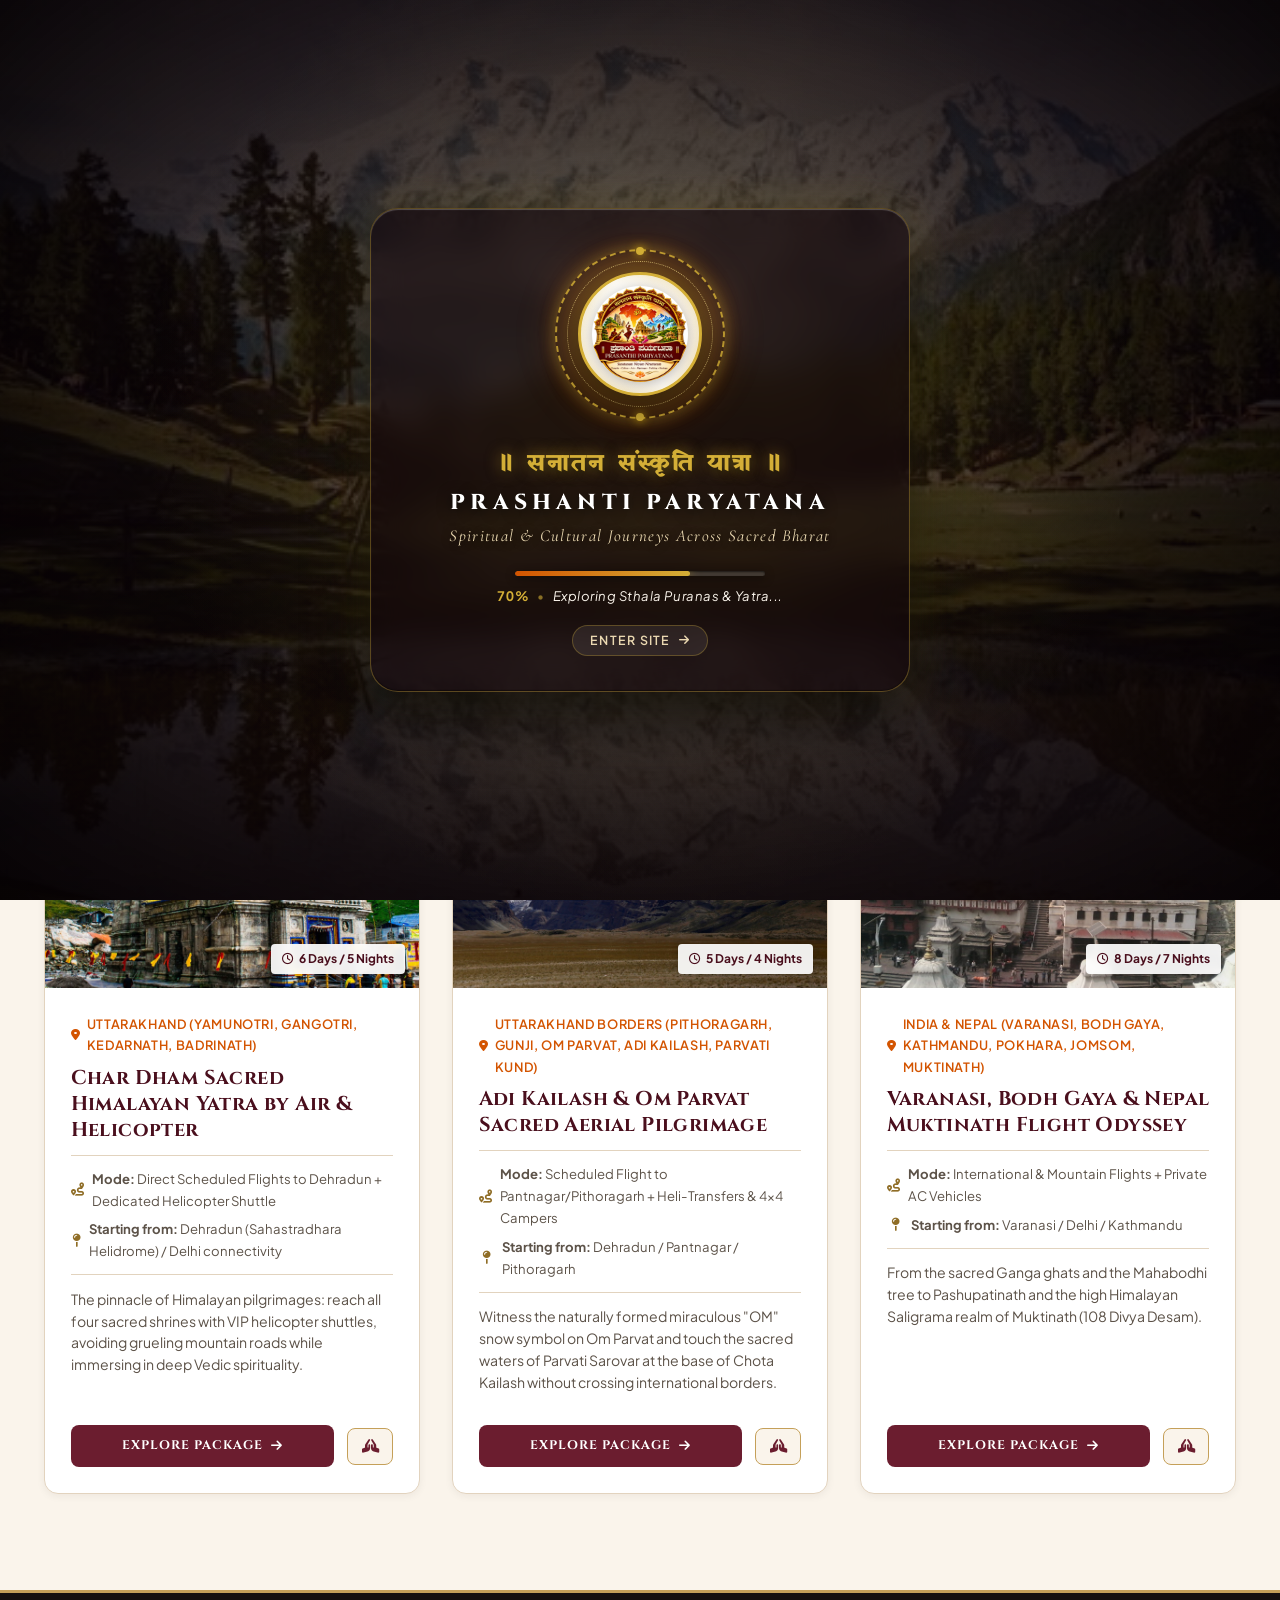
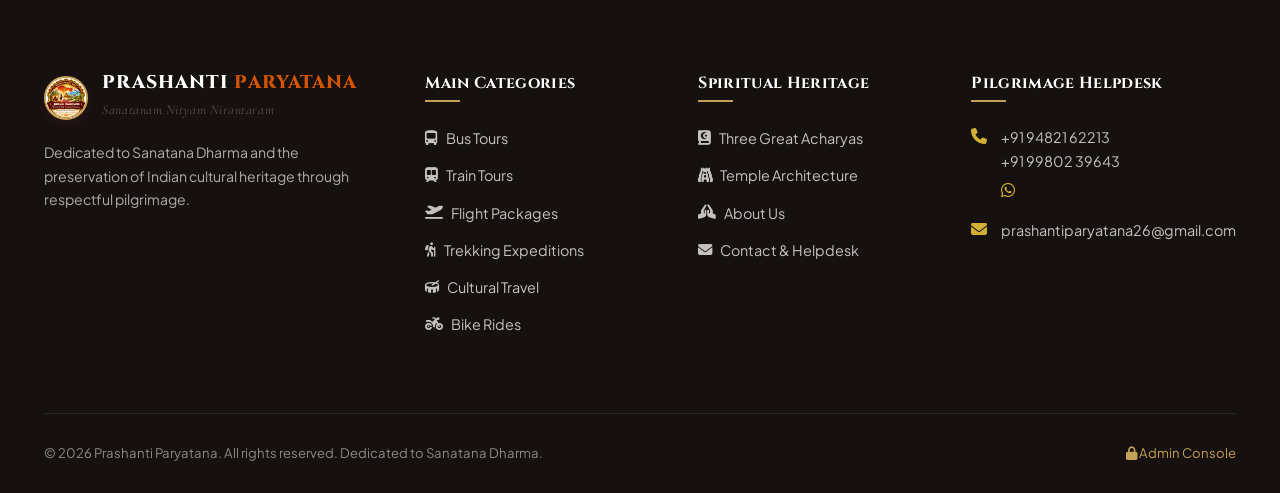
<file: flight-packages.html>
<!DOCTYPE html>
<html lang="en">
<head>
  <meta charset="UTF-8" />
  <meta name="viewport" content="width=device-width, initial-scale=1.0" />
  <title>Flight Packages & Heli Yatras | Prashanti Paryatana</title>
  <meta name="description" content="Aerial and flight pilgrimage packages to Char Dham, Adi Kailash, Om Parvat, and Nepal Muktinath with helicopter shuttles and luxury alpine stays." />

  <link rel="preconnect" href="https://fonts.googleapis.com" />
  <link rel="preconnect" href="https://fonts.gstatic.com" crossorigin />
  <link rel="stylesheet" href="https://cdnjs.cloudflare.com/ajax/libs/font-awesome/6.5.1/css/all.min.css" />

  <link rel="stylesheet" href="css/style.css" />
  <link rel="stylesheet" href="css/components.css" />
</head>
<body data-page="flight" data-page-category="flight">

      <!-- ================= WEBSITE LOADING PRELOADER (CINEMATIC BACKGROUND & MOVING LOGO) ================= -->
  <div id="sitePreloader" class="site-preloader" aria-label="Loading Prashanti Paryatana">
    <!-- Cinematic Background Image Crossfade Carousel -->
    <div class="preloader-bg-slideshow">
      <div class="preloader-bg-slide active" style="background-image: url('assets/loader/bg-1.jpg');"></div>
      <div class="preloader-bg-slide" style="background-image: url('assets/loader/bg-2.jpg');"></div>
      <div class="preloader-bg-slide" style="background-image: url('assets/loader/bg-3.jpg');"></div>
      <div class="preloader-bg-slide" style="background-image: url('assets/loader/bg-4.jpg');"></div>
      <div class="preloader-bg-slide" style="background-image: url('assets/loader/bg-5.jpg');"></div>
      <div class="preloader-overlay"></div>
    </div>

    <!-- Center Floating Animated Logo Badge & Content -->
    <div class="preloader-content">
      <div class="preloader-badge">
        <div class="preloader-aura-glow"></div>
        <div class="preloader-mandala-outer"></div>
        <div class="preloader-mandala-inner"></div>
        <div class="preloader-logo-wrap">
          <img src="assets/logo.png" alt="Prashanti Paryatana" class="preloader-logo" />
        </div>
      </div>

      <div class="preloader-text-group">
        <div class="preloader-sanskrit font-sanskrit-style">॥ सनातन संस्कृति यात्रा ॥</div>
        <h1 class="preloader-title">PRASHANTI PARYATANA</h1>
        <p class="preloader-tagline">Spiritual & Cultural Journeys Across Sacred Bharat</p>
      </div>

      <!-- Modern Progress Line & Counter -->
      <div class="preloader-status">
        <div class="preloader-progress-bar">
          <div id="preloaderProgressFill" class="preloader-progress-fill"></div>
        </div>
        <div class="preloader-status-text">
          <span id="preloaderPercent">0%</span>
          <span class="preloader-dot">•</span>
          <span id="preloaderPhase">Awakening Sacred Heritage...</span>
        </div>
      </div>

      <button type="button" class="preloader-skip-btn" id="preloaderSkipBtn" title="Enter Website">
        Enter Site <i class="fa-solid fa-arrow-right"></i>
      </button>
    </div>
  </div>
  </div>

<!-- Top Bar -->
  <div class="top-bar">
    <div class="container top-bar-inner">
      <div class="top-bar-left">
        <div class="top-bar-item">
          <i class="fa-solid fa-om"></i>
          <span class="font-sanskrit-style">॥ सनातन संस्कृति यात्रा ॥</span>
        </div>
        <div class="top-bar-item">
          <i class="fa-solid fa-phone"></i>
          <a href="tel:+919482162213" style="color: inherit; text-decoration: none; font-weight: 600;">+91 94821 62213</a>
          <span style="opacity: 0.5; margin: 0 4px;">/</span>
          <a href="tel:+919980239643" style="color: inherit; text-decoration: none; font-weight: 600;">+91 99802 39643</a>
        </div>
        <div class="top-bar-item">
          <i class="fa-solid fa-envelope"></i>
          <a href="mailto:prashantiparyatana26@gmail.com" style="color: inherit; text-decoration: none;">prashantiparyatana26@gmail.com</a>
        </div>
      </div>
      <div class="top-bar-right">
        <div class="top-bar-links">
          <a href="about.html">About</a>
          <a href="heritage.html">Our Heritage</a>
          <a href="acharyas.html">Acharyas</a>
          <a href="contact.html">Contact</a>
        </div>
        <a href="admin.html" class="admin-portal-link">
          <i class="fa-solid fa-lock"></i> Admin Portal
        </a>
      </div>
    </div>
  </div>

  <!-- Header -->
  <header class="site-header">
    <div class="container site-header-inner">
            <a href="index.html" class="brand-identity">
        <img src="assets/logo.png" alt="Prashanti Paryatana Logo" class="brand-logo-img" />
        <div class="brand-text-wrap">
          <span class="brand-name font-sanskrit-style">PRASHANTI <span>PARYATANA</span></span>
          <span class="brand-tagline">Sanatanam Nityam Nirantaram • Cultural Heritage</span>
        </div>
      </a>

      <!-- 5 Prominent Categories -->
      <nav class="categories-nav">
        <a href="bus-tours.html" class="category-link">
          <i class="fa-solid fa-bus-simple"></i>
          <span>Bus Tours</span>
        </a>
        <a href="train-tours.html" class="category-link">
          <i class="fa-solid fa-train-subway"></i>
          <span>Train Tours</span>
        </a>
        <a href="flight-packages.html" class="category-link active">
          <i class="fa-solid fa-plane-departure"></i>
          <span>Flight Packages</span>
        </a>
        <a href="trekking-expeditions.html" class="category-link">
          <i class="fa-solid fa-person-hiking"></i>
          <span>Trekking Expeditions</span>
        </a>
        <a href="cultural.html" class="category-link">
          <i class="fa-solid fa-drum"></i>
          <span>Cultural Travel</span>
        </a>
        <a href="bike-rides.html" class="category-link">
          <i class="fa-solid fa-motorcycle"></i>
          <span>Bike Rides</span>
        </a>
      </nav>

      <div class="nav-actions">
        <button type="button" class="btn-plan-journey" onclick="openEnquiryModal('', 'Flight Package Enquiry', 'flight')">
          <i class="fa-solid fa-hands-praying"></i>
          <span>Plan Your Journey</span>
        </button>
        <button type="button" class="mobile-nav-toggle" aria-label="Toggle navigation">
          <i class="fa-solid fa-bars-staggered"></i>
        </button>
      </div>
    </div>
  </header>

  <!-- Category Hero -->
  <section class="category-hero" style="background: linear-gradient(135deg, #2B1638 0%, #110B18 100%);">
    <div class="container category-hero-content">
      <span class="section-eyebrow" style="color: var(--color-gold-bright);">Travel Category 03</span>
      <h1>Flight Packages & Helicopter Aerial Pilgrimages</h1>
      <p>
        The most dignified, comfortable way to reach remote high-altitude Himalayan sanctums. Featuring private helicopter charters across the Uttarakhand Char Dham, direct mountain flights to Nepal Muktinath, and aerial circuits to Adi Kailash and Om Parvat.
      </p>
    </div>
  </section>

  <!-- Filter & Search Bar -->
  <div class="container filter-bar-wrap">
    <div class="filter-bar">
      <div class="filter-group">
        <span class="filter-label">Filter:</span>
        <button type="button" class="filter-pill active" data-category="flight">All Flight Packages</button>
        <a href="packages.html" class="filter-pill">View All Categories</a>
      </div>

      <div class="search-input-wrap">
        <i class="fa-solid fa-magnifying-glass"></i>
        <input type="text" id="packageSearchInput" class="search-input" placeholder="Search flight yatras, helidromes, or shrines..." />
      </div>
    </div>
  </div>

  <!-- Package Listing Grid -->
  <main class="container" style="padding-bottom: 6rem;">
    <div id="packagesGridContainer" class="packages-grid">
      <!-- Populated dynamically by js/packages.js -->
    </div>
  </main>

  <!-- Footer -->
  <footer class="site-footer">
    <div class="container">
      <div class="footer-top-grid">
        <div class="footer-col footer-brand-col">
                    <div class="brand-identity" style="margin-bottom: 1rem;">
            <img src="assets/logo.png" alt="Prashanti Paryatana Logo" class="brand-logo-img" style="width: 44px; height: 44px;" />
            <div class="brand-text-wrap">
              <span class="brand-name font-sanskrit-style" style="font-size: 1.15rem; color:#fff;">PRASHANTI <span>PARYATANA</span></span>
              <span class="brand-tagline">Sanatanam Nityam Nirantaram</span>
            </div>
          </div>
          <p>Dedicated to Sanatana Dharma and the preservation of Indian cultural heritage through respectful pilgrimage.</p>
        </div>
        <div class="footer-col">
          <h4>Main Categories</h4>
          <ul class="footer-links-list">
            <li><a href="bus-tours.html"><i class="fa-solid fa-bus-simple"></i> Bus Tours</a></li>
            <li><a href="train-tours.html"><i class="fa-solid fa-train-subway"></i> Train Tours</a></li>
            <li><a href="flight-packages.html"><i class="fa-solid fa-plane-departure"></i> Flight Packages</a></li>
            <li><a href="trekking-expeditions.html"><i class="fa-solid fa-person-hiking"></i> Trekking Expeditions</a></li>
            <li><a href="cultural.html"><i class="fa-solid fa-drum"></i> Cultural Travel</a></li>
            <li><a href="bike-rides.html"><i class="fa-solid fa-motorcycle"></i> Bike Rides</a></li>
          </ul>
        </div>
        <div class="footer-col">
          <h4>Spiritual Heritage</h4>
          <ul class="footer-links-list">
            <li><a href="acharyas.html"><i class="fa-solid fa-book-quran"></i> Three Great Acharyas</a></li>
            <li><a href="heritage.html"><i class="fa-solid fa-gopuram"></i> Temple Architecture</a></li>
            <li><a href="about.html"><i class="fa-solid fa-hands-praying"></i> About Us</a></li>
            <li><a href="contact.html"><i class="fa-solid fa-envelope"></i> Contact & Helpdesk</a></li>
          </ul>
        </div>
        <div class="footer-col">
          <h4>Pilgrimage Helpdesk</h4>
          <div class="footer-contact-item">
            <i class="fa-solid fa-phone"></i>
            <div>
              <a href="tel:+919482162213" style="color: inherit; text-decoration: none;">+91 94821 62213</a><br />
              <a href="tel:+919980239643" style="color: inherit; text-decoration: none;">+91 99802 39643</a><br />
              <a href="https://wa.me/919980239643?text=Namaskaram!%20I%20would%20like%20to%20enquire%20about%20a%20yatra." target="_blank" rel="noopener noreferrer" style="color: #25D366; text-decoration: none; font-size: 1.35rem; display: inline-flex; align-items: center; margin-top: 0.35rem; transition: transform 0.2s ease;" title="Chat on WhatsApp" aria-label="Chat on WhatsApp">
                <i class="fa-brands fa-whatsapp"></i>
              </a>
            </div>
          </div>
          <div class="footer-contact-item">
            <i class="fa-solid fa-envelope"></i>
            <div>
              <a href="mailto:prashantiparyatana26@gmail.com" style="color: inherit; text-decoration: none;">prashantiparyatana26@gmail.com</a>
            </div>
          </div>
        </div>
      </div>
      <div class="footer-bottom">
        <div class="footer-bottom-inner">
          <p>© 2026 Prashanti Paryatana. All rights reserved. Dedicated to Sanatana Dharma.</p>
          <a href="admin.html" style="color: var(--color-gold);"><i class="fa-solid fa-lock"></i> Admin Console</a>
        </div>
      </div>
    </div>
  </footer>

  <!-- Global Modal & Mobile Drawer -->
  <div id="enquiryModal" class="modal-backdrop">
    <div class="modal-dialog">
      <div class="modal-header">
        <h3><i class="fa-solid fa-hands-praying" style="color: var(--color-gold-bright); margin-right: 0.5rem;"></i> Plan Your Sacred Journey</h3>
        <button type="button" class="modal-close-btn">&times;</button>
      </div>
      <div class="modal-body">
        <!-- Direct Quick Contact Pill -->
        <div class="modal-quick-contact" style="display: flex; align-items: center; justify-content: space-between; flex-wrap: wrap; gap: 0.5rem; background: var(--color-sandalwood-light); border: 1px solid var(--color-gold); border-radius: var(--radius-sm); padding: 0.6rem 0.9rem; margin-bottom: 1.2rem; font-size: 0.82rem;">
          <div style="display: flex; align-items: center; gap: 0.4rem;">
            <i class="fa-solid fa-phone" style="color: var(--color-saffron);"></i>
            <span style="font-weight: 600; color: var(--color-maroon);">Call:</span>
            <a href="tel:+919482162213" style="color: var(--color-maroon); font-weight: 700; text-decoration: none;">+91 94821 62213</a>
            <span style="opacity: 0.5;">/</span>
            <a href="tel:+919980239643" style="color: var(--color-maroon); font-weight: 700; text-decoration: none;">+91 99802 39643</a>
          </div>
          <div style="display: flex; align-items: center; gap: 0.6rem;">
            <a href="https://wa.me/919980239643?text=Namaskaram!%20I%20have%20an%20enquiry%20regarding%20pilgrimage." target="_blank" rel="noopener noreferrer" style="color: #25D366; text-decoration: none; display: inline-flex; align-items: center; font-size: 1.25rem; transition: transform 0.2s ease;" title="Chat on WhatsApp" aria-label="Chat on WhatsApp">
              <i class="fa-brands fa-whatsapp"></i>
            </a>
            <span style="opacity: 0.4;">|</span>
            <a href="mailto:prashantiparyatana26@gmail.com" style="color: var(--color-maroon); font-weight: 600; text-decoration: none;">prashantiparyatana26@gmail.com</a>
          </div>
        </div>
        <div id="enquiryFormContainer">
          <form id="enquiryForm">
            <div class="form-grid-2">
              <div class="form-group">
                <label class="form-label">Full Name <span class="req">*</span></label>
                <input type="text" name="fullName" class="form-control" required />
              </div>
              <div class="form-group">
                <label class="form-label">Email Address <span class="req">*</span></label>
                <input type="email" name="email" class="form-control" required />
              </div>
            </div>
            <div class="form-grid-2">
              <div class="form-group">
                <label class="form-label">Mobile Number <span class="req">*</span></label>
                <input type="tel" name="phone" class="form-control" required />
              </div>
              <div class="form-group">
                <label class="form-label">Starting Location</label>
                <input type="text" name="startingLocation" class="form-control" />
              </div>
            </div>
            <div class="form-grid-2">
              <div class="form-group">
                <label class="form-label">Category</label>
                <select name="category" id="enqCategorySelect" class="form-control">
                  <option value="flight" selected>Flight Packages</option>
                  <option value="bus">Bus Tours</option>
                  <option value="train">Train Tours</option>
                  <option value="trekking">Trekking Expeditions</option>
                  <option value="cultural">Cultural Travel</option>
                  <option value="bike">Bike Rides</option>
                </select>
              </div>
              <div class="form-group">
                <label class="form-label">Preferred Package</label>
                <select name="preferredPackage" id="enqPackageSelect" class="form-control"></select>
              </div>
            </div>
            <div class="form-grid-2">
              <div class="form-group">
                <label class="form-label">Departure Date <span class="req">*</span></label>
                <input type="date" name="departureDate" class="form-control" required />
              </div>
              <div class="form-group">
                <label class="form-label">Travellers <span class="req">*</span></label>
                <input type="number" name="travellers" min="1" max="40" class="form-control" value="2" required />
              </div>
            </div>
            <div class="form-group">
              <label class="form-label">Special Requirements (e.g., helicopter weight, puja bookings)</label>
              <textarea name="requirements" class="form-control"></textarea>
            </div>
            <button type="submit" class="form-submit-btn">
              <i class="fa-solid fa-paper-plane"></i> Submit Travel Enquiry
            </button>
          </form>
        </div>
        <div id="enquiryConfirmationContainer" class="enquiry-confirmation" style="display: none;">
          <div class="confirmation-badge-icon"><i class="fa-solid fa-check"></i></div>
          <h3 style="color: var(--color-maroon);">Enquiry Registered!</h3>
          <div class="reference-display-box">
            <div id="confirmationRefCode" class="reference-code">PP-2026-YTR-0000</div>
          </div>
          <div id="confirmationSummary" style="font-size: 0.85rem; text-align: left; background: #fff; padding: 1rem; border-radius: var(--radius-sm); border: 1px solid var(--color-sandalwood-border); margin-bottom: 1.5rem;"></div>
          <button type="button" class="btn-quick-enquire" onclick="closeEnquiryModal()">Close</button>
        </div>
      </div>
    </div>
  </div>

  <!-- Mobile Drawer -->
  <div class="mobile-drawer">
    <div class="mobile-drawer-content">
      <div class="mobile-drawer-header">
        <span class="brand-name" style="font-size: 1.1rem;">Prashanti <span>Paryatana</span></span>
        <button type="button" class="mobile-drawer-close" style="background:none; border:none; font-size: 1.4rem;">&times;</button>
      </div>
      <div class="mobile-drawer-links">
        <a href="bus-tours.html" class="mobile-nav-item"><i class="fa-solid fa-bus-simple"></i> Bus Tours</a>
        <a href="train-tours.html" class="mobile-nav-item"><i class="fa-solid fa-train-subway"></i> Train Tours</a>
        <a href="flight-packages.html" class="mobile-nav-item active"><i class="fa-solid fa-plane-departure"></i> Flight Packages</a>
        <a href="trekking-expeditions.html" class="mobile-nav-item"><i class="fa-solid fa-person-hiking"></i> Trekking Expeditions</a>
        <a href="cultural.html" class="mobile-nav-item"><i class="fa-solid fa-drum"></i> Cultural Travel</a>
        <a href="bike-rides.html" class="mobile-nav-item"><i class="fa-solid fa-motorcycle"></i> Bike Rides</a>
        <a href="index.html" class="mobile-nav-item"><i class="fa-solid fa-house"></i> Home</a>
      </div>
    </div>
  </div>

  <script src="js/data.js"></script>
  <script src="js/app.js"></script>
  <script src="js/packages.js"></script>
</body>
</html>
</file>
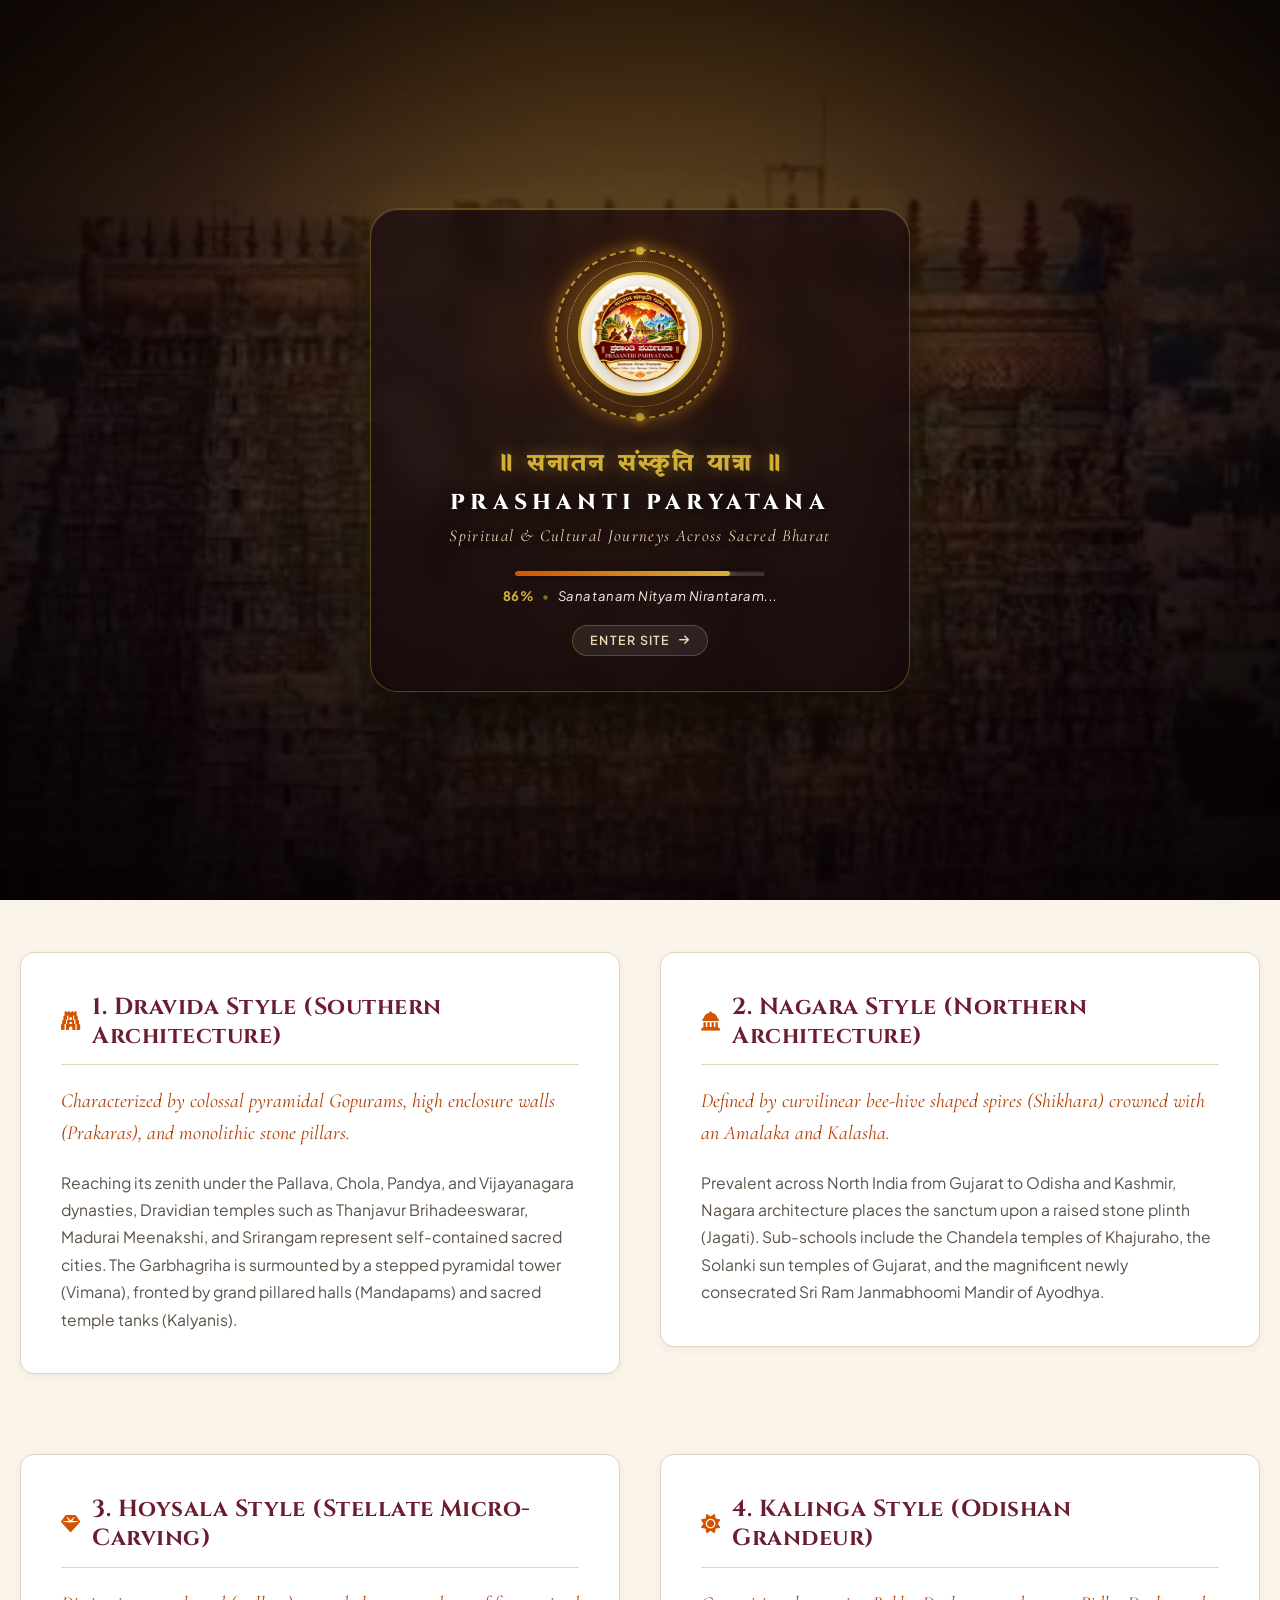
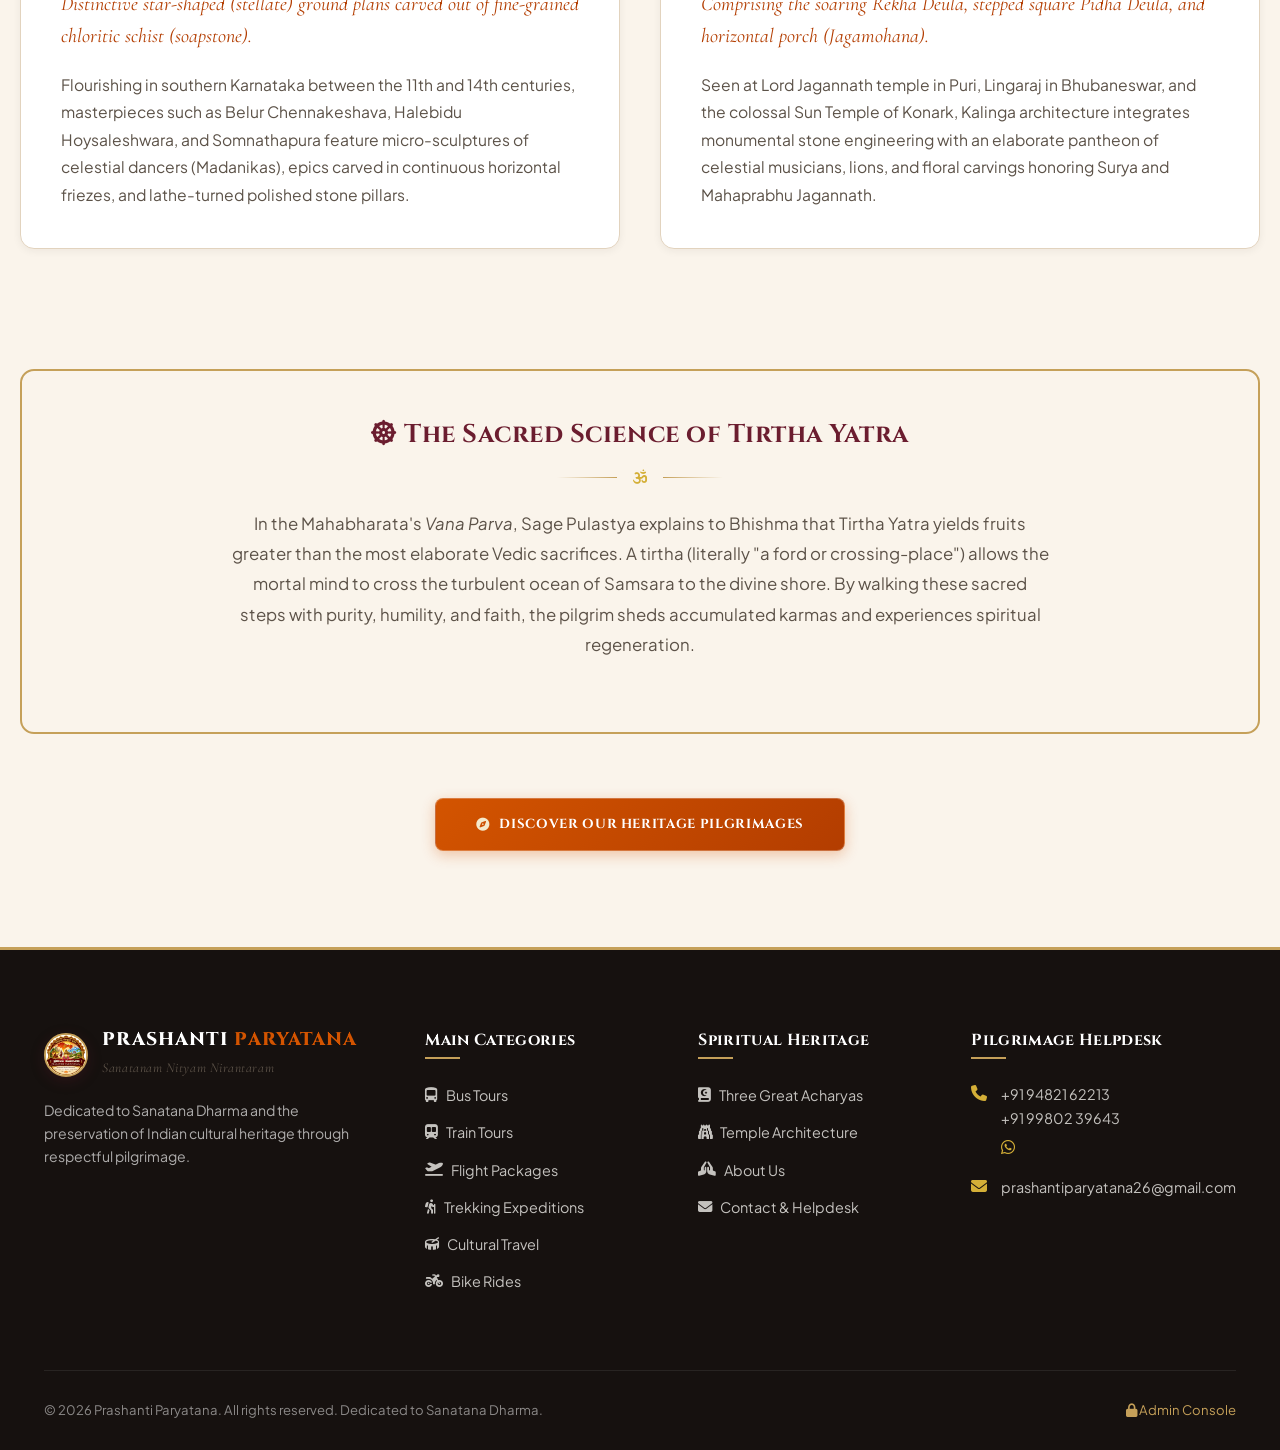
<file: heritage.html>
<!DOCTYPE html>
<html lang="en">
<head>
  <meta charset="UTF-8" />
  <meta name="viewport" content="width=device-width, initial-scale=1.0" />
  <title>Our Heritage & Architecture | Prashanti Paryatana</title>
  <meta name="description" content="Discover the timeless sacred heritage of Bharat: Dravidian, Nagara, Vesara, and Hoysala temple architecture, cosmic geometry, and the Vedic science of Tirtha Yatra." />

  <link rel="preconnect" href="https://fonts.googleapis.com" />
  <link rel="preconnect" href="https://fonts.gstatic.com" crossorigin />
  <link rel="stylesheet" href="https://cdnjs.cloudflare.com/ajax/libs/font-awesome/6.5.1/css/all.min.css" />

  <link rel="stylesheet" href="css/style.css" />
  <link rel="stylesheet" href="css/components.css" />
</head>
<body data-page="heritage">

      <!-- ================= WEBSITE LOADING PRELOADER (CINEMATIC BACKGROUND & MOVING LOGO) ================= -->
  <div id="sitePreloader" class="site-preloader" aria-label="Loading Prashanti Paryatana">
    <!-- Cinematic Background Image Crossfade Carousel -->
    <div class="preloader-bg-slideshow">
      <div class="preloader-bg-slide active" style="background-image: url('assets/loader/bg-1.jpg');"></div>
      <div class="preloader-bg-slide" style="background-image: url('assets/loader/bg-2.jpg');"></div>
      <div class="preloader-bg-slide" style="background-image: url('assets/loader/bg-3.jpg');"></div>
      <div class="preloader-bg-slide" style="background-image: url('assets/loader/bg-4.jpg');"></div>
      <div class="preloader-bg-slide" style="background-image: url('assets/loader/bg-5.jpg');"></div>
      <div class="preloader-overlay"></div>
    </div>

    <!-- Center Floating Animated Logo Badge & Content -->
    <div class="preloader-content">
      <div class="preloader-badge">
        <div class="preloader-aura-glow"></div>
        <div class="preloader-mandala-outer"></div>
        <div class="preloader-mandala-inner"></div>
        <div class="preloader-logo-wrap">
          <img src="assets/logo.png" alt="Prashanti Paryatana" class="preloader-logo" />
        </div>
      </div>

      <div class="preloader-text-group">
        <div class="preloader-sanskrit font-sanskrit-style">॥ सनातन संस्कृति यात्रा ॥</div>
        <h1 class="preloader-title">PRASHANTI PARYATANA</h1>
        <p class="preloader-tagline">Spiritual & Cultural Journeys Across Sacred Bharat</p>
      </div>

      <!-- Modern Progress Line & Counter -->
      <div class="preloader-status">
        <div class="preloader-progress-bar">
          <div id="preloaderProgressFill" class="preloader-progress-fill"></div>
        </div>
        <div class="preloader-status-text">
          <span id="preloaderPercent">0%</span>
          <span class="preloader-dot">•</span>
          <span id="preloaderPhase">Awakening Sacred Heritage...</span>
        </div>
      </div>

      <button type="button" class="preloader-skip-btn" id="preloaderSkipBtn" title="Enter Website">
        Enter Site <i class="fa-solid fa-arrow-right"></i>
      </button>
    </div>
  </div>
  </div>

<!-- Top Bar -->
  <div class="top-bar">
    <div class="container top-bar-inner">
      <div class="top-bar-left">
        <div class="top-bar-item">
          <i class="fa-solid fa-om"></i>
          <span class="font-sanskrit-style">॥ सनातन संस्कृति यात्रा ॥</span>
        </div>
        <div class="top-bar-item">
          <i class="fa-solid fa-phone"></i>
          <a href="tel:+919482162213" style="color: inherit; text-decoration: none; font-weight: 600;">+91 94821 62213</a>
          <span style="opacity: 0.5; margin: 0 4px;">/</span>
          <a href="tel:+919980239643" style="color: inherit; text-decoration: none; font-weight: 600;">+91 99802 39643</a>
        </div>
        <div class="top-bar-item">
          <i class="fa-solid fa-envelope"></i>
          <a href="mailto:prashantiparyatana26@gmail.com" style="color: inherit; text-decoration: none;">prashantiparyatana26@gmail.com</a>
        </div>
      </div>
      <div class="top-bar-right">
        <div class="top-bar-links">
          <a href="about.html">About</a>
          <a href="heritage.html" class="active">Our Heritage</a>
          <a href="acharyas.html">Acharyas</a>
          <a href="contact.html">Contact</a>
        </div>
        <a href="admin.html" class="admin-portal-link">
          <i class="fa-solid fa-lock"></i> Admin Portal
        </a>
      </div>
    </div>
  </div>

  <!-- Header -->
  <header class="site-header">
    <div class="container site-header-inner">
            <a href="index.html" class="brand-identity">
        <img src="assets/logo.png" alt="Prashanti Paryatana Logo" class="brand-logo-img" />
        <div class="brand-text-wrap">
          <span class="brand-name font-sanskrit-style">PRASHANTI <span>PARYATANA</span></span>
          <span class="brand-tagline">Sanatanam Nityam Nirantaram • Cultural Heritage</span>
        </div>
      </a>

      <!-- 5 Prominent Categories -->
      <nav class="categories-nav">
        <a href="bus-tours.html" class="category-link">
          <i class="fa-solid fa-bus-simple"></i>
          <span>Bus Tours</span>
        </a>
        <a href="train-tours.html" class="category-link">
          <i class="fa-solid fa-train-subway"></i>
          <span>Train Tours</span>
        </a>
        <a href="flight-packages.html" class="category-link">
          <i class="fa-solid fa-plane-departure"></i>
          <span>Flight Packages</span>
        </a>
        <a href="trekking-expeditions.html" class="category-link">
          <i class="fa-solid fa-person-hiking"></i>
          <span>Trekking Expeditions</span>
        </a>
        <a href="cultural.html" class="category-link">
          <i class="fa-solid fa-drum"></i>
          <span>Cultural Travel</span>
        </a>
        <a href="bike-rides.html" class="category-link">
          <i class="fa-solid fa-motorcycle"></i>
          <span>Bike Rides</span>
        </a>
      </nav>

      <div class="nav-actions">
        <button type="button" class="btn-plan-journey" onclick="openEnquiryModal('', 'Heritage Consultation', 'all')">
          <i class="fa-solid fa-hands-praying"></i>
          <span>Plan Your Journey</span>
        </button>
        <button type="button" class="mobile-nav-toggle" aria-label="Toggle navigation">
          <i class="fa-solid fa-bars-staggered"></i>
        </button>
      </div>
    </div>
  </header>

  <!-- Category Hero -->
  <section class="category-hero" style="background: linear-gradient(135deg, #2D1A10 0%, #150A05 100%);">
    <div class="container category-hero-content">
      <span class="section-eyebrow" style="color: var(--color-gold-bright);">Vedic Architecture & Sthala Purana</span>
      <h1>Our Sacred Temple Heritage</h1>
      <p>
        In Sanatana Dharma, a temple is not merely a hall of prayer; it is the physical representation of the cosmic Purusha, designed using sacred Vastu Shastra, sacred geometry, and astrological alignments.
      </p>
    </div>
  </section>

  <!-- Main Content -->
  <main class="container" style="padding: 5rem 0 6rem 0;">
    <!-- Architecture Taxonomy Grid -->
    <div class="section-header">
      <span class="section-eyebrow">The Five Monumental Styles</span>
      <h2>Classical Temple Architecture of Bharat</h2>
      <div class="decorative-divider">
        <span></span><i class="fa-solid fa-om"></i><span></span>
      </div>
      <p>
        Every pilgrimage we conduct teaches travelers to decipher the granite carvings, soaring vimanas, and subterranean water tanks that form the artistic genius of our ancestors.
      </p>
    </div>

    <div class="detail-grid" style="grid-template-columns: 1fr 1fr; gap: 2.5rem; margin-bottom: 5rem;">
      <!-- Dravidian Style -->
      <article class="detail-section-block">
        <h3><i class="fa-solid fa-gopuram"></i> 1. Dravida Style (Southern Architecture)</h3>
        <p class="detail-lead-text">Characterized by colossal pyramidal Gopurams, high enclosure walls (Prakaras), and monolithic stone pillars.</p>
        <p class="detail-body-text">
          Reaching its zenith under the Pallava, Chola, Pandya, and Vijayanagara dynasties, Dravidian temples such as Thanjavur Brihadeeswarar, Madurai Meenakshi, and Srirangam represent self-contained sacred cities. The Garbhagriha is surmounted by a stepped pyramidal tower (Vimana), fronted by grand pillared halls (Mandapams) and sacred temple tanks (Kalyanis).
        </p>
      </article>

      <!-- Nagara Style -->
      <article class="detail-section-block">
        <h3><i class="fa-solid fa-landmark-dome"></i> 2. Nagara Style (Northern Architecture)</h3>
        <p class="detail-lead-text">Defined by curvilinear bee-hive shaped spires (Shikhara) crowned with an Amalaka and Kalasha.</p>
        <p class="detail-body-text">
          Prevalent across North India from Gujarat to Odisha and Kashmir, Nagara architecture places the sanctum upon a raised stone plinth (Jagati). Sub-schools include the Chandela temples of Khajuraho, the Solanki sun temples of Gujarat, and the magnificent newly consecrated Sri Ram Janmabhoomi Mandir of Ayodhya.
        </p>
      </article>

      <!-- Hoysala Style -->
      <article class="detail-section-block">
        <h3><i class="fa-solid fa-gem"></i> 3. Hoysala Style (Stellate Micro-Carving)</h3>
        <p class="detail-lead-text">Distinctive star-shaped (stellate) ground plans carved out of fine-grained chloritic schist (soapstone).</p>
        <p class="detail-body-text">
          Flourishing in southern Karnataka between the 11th and 14th centuries, masterpieces such as Belur Chennakeshava, Halebidu Hoysaleshwara, and Somnathapura feature micro-sculptures of celestial dancers (Madanikas), epics carved in continuous horizontal friezes, and lathe-turned polished stone pillars.
        </p>
      </article>

      <!-- Kalinga Style -->
      <article class="detail-section-block">
        <h3><i class="fa-solid fa-sun"></i> 4. Kalinga Style (Odishan Grandeur)</h3>
        <p class="detail-lead-text">Comprising the soaring Rekha Deula, stepped square Pidha Deula, and horizontal porch (Jagamohana).</p>
        <p class="detail-body-text">
          Seen at Lord Jagannath temple in Puri, Lingaraj in Bhubaneswar, and the colossal Sun Temple of Konark, Kalinga architecture integrates monumental stone engineering with an elaborate pantheon of celestial musicians, lions, and floral carvings honoring Surya and Mahaprabhu Jagannath.
        </p>
      </article>
    </div>

    <!-- Sacred Science of Yatra -->
    <div style="background: var(--color-sandalwood); border: 2px solid var(--color-gold); border-radius: var(--radius-lg); padding: 3rem; margin-bottom: 4rem;">
      <h3 style="color: var(--color-maroon); font-size: 1.6rem; margin-bottom: 1rem; text-align: center;">
        <i class="fa-solid fa-dharmachakra"></i> The Sacred Science of Tirtha Yatra
      </h3>
      <div class="decorative-divider">
        <span></span><i class="fa-solid fa-om"></i><span></span>
      </div>
      <p style="color: var(--text-secondary); font-size: 1.05rem; line-height: 1.8; text-align: center; max-width: 820px; margin: 0 auto 1.5rem auto;">
        In the Mahabharata's <em>Vana Parva</em>, Sage Pulastya explains to Bhishma that Tirtha Yatra yields fruits greater than the most elaborate Vedic sacrifices. A tirtha (literally "a ford or crossing-place") allows the mortal mind to cross the turbulent ocean of Samsara to the divine shore. By walking these sacred steps with purity, humility, and faith, the pilgrim sheds accumulated karmas and experiences spiritual regeneration.
      </p>
    </div>

    <div style="text-align: center;">
      <a href="packages.html" class="btn-plan-journey" style="padding: 0.9rem 2.5rem; display: inline-flex;">
        <i class="fa-solid fa-compass"></i> Discover Our Heritage Pilgrimages
      </a>
    </div>
  </main>

  <!-- Footer -->
  <footer class="site-footer">
    <div class="container">
      <div class="footer-top-grid">
        <div class="footer-col footer-brand-col">
                    <div class="brand-identity" style="margin-bottom: 1rem;">
            <img src="assets/logo.png" alt="Prashanti Paryatana Logo" class="brand-logo-img" style="width: 44px; height: 44px;" />
            <div class="brand-text-wrap">
              <span class="brand-name font-sanskrit-style" style="font-size: 1.15rem; color:#fff;">PRASHANTI <span>PARYATANA</span></span>
              <span class="brand-tagline">Sanatanam Nityam Nirantaram</span>
            </div>
          </div>
          <p>Dedicated to Sanatana Dharma and the preservation of Indian cultural heritage through respectful pilgrimage.</p>
        </div>
        <div class="footer-col">
          <h4>Main Categories</h4>
          <ul class="footer-links-list">
            <li><a href="bus-tours.html"><i class="fa-solid fa-bus-simple"></i> Bus Tours</a></li>
            <li><a href="train-tours.html"><i class="fa-solid fa-train-subway"></i> Train Tours</a></li>
            <li><a href="flight-packages.html"><i class="fa-solid fa-plane-departure"></i> Flight Packages</a></li>
            <li><a href="trekking-expeditions.html"><i class="fa-solid fa-person-hiking"></i> Trekking Expeditions</a></li>
            <li><a href="cultural.html"><i class="fa-solid fa-drum"></i> Cultural Travel</a></li>
            <li><a href="bike-rides.html"><i class="fa-solid fa-motorcycle"></i> Bike Rides</a></li>
          </ul>
        </div>
        <div class="footer-col">
          <h4>Spiritual Heritage</h4>
          <ul class="footer-links-list">
            <li><a href="acharyas.html"><i class="fa-solid fa-book-quran"></i> Three Great Acharyas</a></li>
            <li><a href="heritage.html"><i class="fa-solid fa-gopuram"></i> Temple Architecture</a></li>
            <li><a href="about.html"><i class="fa-solid fa-hands-praying"></i> About Us</a></li>
            <li><a href="contact.html"><i class="fa-solid fa-envelope"></i> Contact & Helpdesk</a></li>
          </ul>
        </div>
        <div class="footer-col">
          <h4>Pilgrimage Helpdesk</h4>
          <div class="footer-contact-item">
            <i class="fa-solid fa-phone"></i>
            <div>
              <a href="tel:+919482162213" style="color: inherit; text-decoration: none;">+91 94821 62213</a><br />
              <a href="tel:+919980239643" style="color: inherit; text-decoration: none;">+91 99802 39643</a><br />
              <a href="https://wa.me/919980239643?text=Namaskaram!%20I%20would%20like%20to%20enquire%20about%20a%20yatra." target="_blank" rel="noopener noreferrer" style="color: #25D366; text-decoration: none; font-size: 1.35rem; display: inline-flex; align-items: center; margin-top: 0.35rem; transition: transform 0.2s ease;" title="Chat on WhatsApp" aria-label="Chat on WhatsApp">
                <i class="fa-brands fa-whatsapp"></i>
              </a>
            </div>
          </div>
          <div class="footer-contact-item">
            <i class="fa-solid fa-envelope"></i>
            <div>
              <a href="mailto:prashantiparyatana26@gmail.com" style="color: inherit; text-decoration: none;">prashantiparyatana26@gmail.com</a>
            </div>
          </div>
        </div>
      </div>
      <div class="footer-bottom">
        <div class="footer-bottom-inner">
          <p>© 2026 Prashanti Paryatana. All rights reserved. Dedicated to Sanatana Dharma.</p>
          <a href="admin.html" style="color: var(--color-gold);"><i class="fa-solid fa-lock"></i> Admin Console</a>
        </div>
      </div>
    </div>
  </footer>

  <!-- Modal & Mobile Drawer -->
  <div id="enquiryModal" class="modal-backdrop">
    <div class="modal-dialog">
      <div class="modal-header">
        <h3><i class="fa-solid fa-hands-praying" style="color: var(--color-gold-bright); margin-right: 0.5rem;"></i> Plan Your Sacred Journey</h3>
        <button type="button" class="modal-close-btn">&times;</button>
      </div>
      <div class="modal-body">
        <!-- Direct Quick Contact Pill -->
        <div class="modal-quick-contact" style="display: flex; align-items: center; justify-content: space-between; flex-wrap: wrap; gap: 0.5rem; background: var(--color-sandalwood-light); border: 1px solid var(--color-gold); border-radius: var(--radius-sm); padding: 0.6rem 0.9rem; margin-bottom: 1.2rem; font-size: 0.82rem;">
          <div style="display: flex; align-items: center; gap: 0.4rem;">
            <i class="fa-solid fa-phone" style="color: var(--color-saffron);"></i>
            <span style="font-weight: 600; color: var(--color-maroon);">Call:</span>
            <a href="tel:+919482162213" style="color: var(--color-maroon); font-weight: 700; text-decoration: none;">+91 94821 62213</a>
            <span style="opacity: 0.5;">/</span>
            <a href="tel:+919980239643" style="color: var(--color-maroon); font-weight: 700; text-decoration: none;">+91 99802 39643</a>
          </div>
          <div style="display: flex; align-items: center; gap: 0.6rem;">
            <a href="https://wa.me/919980239643?text=Namaskaram!%20I%20have%20an%20enquiry%20regarding%20pilgrimage." target="_blank" rel="noopener noreferrer" style="color: #25D366; text-decoration: none; display: inline-flex; align-items: center; font-size: 1.25rem; transition: transform 0.2s ease;" title="Chat on WhatsApp" aria-label="Chat on WhatsApp">
              <i class="fa-brands fa-whatsapp"></i>
            </a>
            <span style="opacity: 0.4;">|</span>
            <a href="mailto:prashantiparyatana26@gmail.com" style="color: var(--color-maroon); font-weight: 600; text-decoration: none;">prashantiparyatana26@gmail.com</a>
          </div>
        </div>
        <div id="enquiryFormContainer">
          <form id="enquiryForm">
            <div class="form-grid-2">
              <div class="form-group">
                <label class="form-label">Full Name <span class="req">*</span></label>
                <input type="text" name="fullName" class="form-control" required />
              </div>
              <div class="form-group">
                <label class="form-label">Email Address <span class="req">*</span></label>
                <input type="email" name="email" class="form-control" required />
              </div>
            </div>
            <div class="form-grid-2">
              <div class="form-group">
                <label class="form-label">Mobile Number <span class="req">*</span></label>
                <input type="tel" name="phone" class="form-control" required />
              </div>
              <div class="form-group">
                <label class="form-label">Starting Location</label>
                <input type="text" name="startingLocation" class="form-control" />
              </div>
            </div>
            <div class="form-grid-2">
              <div class="form-group">
                <label class="form-label">Category</label>
                <select name="category" id="enqCategorySelect" class="form-control">
                  <option value="all">Any Category</option>
                  <option value="bus">Bus Tours</option>
                  <option value="train">Train Tours</option>
                  <option value="flight">Flight Packages</option>
                  <option value="trekking">Trekking Expeditions</option>
                  <option value="cultural">Cultural Travel</option>
                  <option value="bike">Bike Rides</option>
                </select>
              </div>
              <div class="form-group">
                <label class="form-label">Preferred Package</label>
                <select name="preferredPackage" id="enqPackageSelect" class="form-control"></select>
              </div>
            </div>
            <div class="form-grid-2">
              <div class="form-group">
                <label class="form-label">Departure Date <span class="req">*</span></label>
                <input type="date" name="departureDate" class="form-control" required />
              </div>
              <div class="form-group">
                <label class="form-label">Travellers <span class="req">*</span></label>
                <input type="number" name="travellers" min="1" max="40" class="form-control" value="2" required />
              </div>
            </div>
            <button type="submit" class="form-submit-btn">
              <i class="fa-solid fa-paper-plane"></i> Submit Travel Enquiry
            </button>
          </form>
        </div>
        <div id="enquiryConfirmationContainer" class="enquiry-confirmation" style="display: none;">
          <div class="confirmation-badge-icon"><i class="fa-solid fa-check"></i></div>
          <h3 style="color: var(--color-maroon);">Enquiry Registered!</h3>
          <div class="reference-display-box">
            <div id="confirmationRefCode" class="reference-code">PP-2026-YTR-0000</div>
          </div>
          <button type="button" class="btn-quick-enquire" onclick="closeEnquiryModal()">Close</button>
        </div>
      </div>
    </div>
  </div>

  <!-- Mobile Drawer -->
  <div class="mobile-drawer">
    <div class="mobile-drawer-content">
      <div class="mobile-drawer-header">
        <span class="brand-name" style="font-size: 1.1rem;">Prashanti <span>Paryatana</span></span>
        <button type="button" class="mobile-drawer-close" style="background:none; border:none; font-size: 1.4rem;">&times;</button>
      </div>
      <div class="mobile-drawer-links">
        <a href="bus-tours.html" class="mobile-nav-item"><i class="fa-solid fa-bus-simple"></i> Bus Tours</a>
        <a href="train-tours.html" class="mobile-nav-item"><i class="fa-solid fa-train-subway"></i> Train Tours</a>
        <a href="flight-packages.html" class="mobile-nav-item"><i class="fa-solid fa-plane-departure"></i> Flight Packages</a>
        <a href="trekking-expeditions.html" class="mobile-nav-item"><i class="fa-solid fa-person-hiking"></i> Trekking Expeditions</a>
        <a href="cultural.html" class="mobile-nav-item"><i class="fa-solid fa-drum"></i> Cultural Travel</a>
        <a href="bike-rides.html" class="mobile-nav-item"><i class="fa-solid fa-motorcycle"></i> Bike Rides</a>
        <a href="index.html" class="mobile-nav-item"><i class="fa-solid fa-house"></i> Home</a>
      </div>
    </div>
  </div>

  <script src="js/data.js"></script>
  <script src="js/app.js"></script>
</body>
</html>
</file>
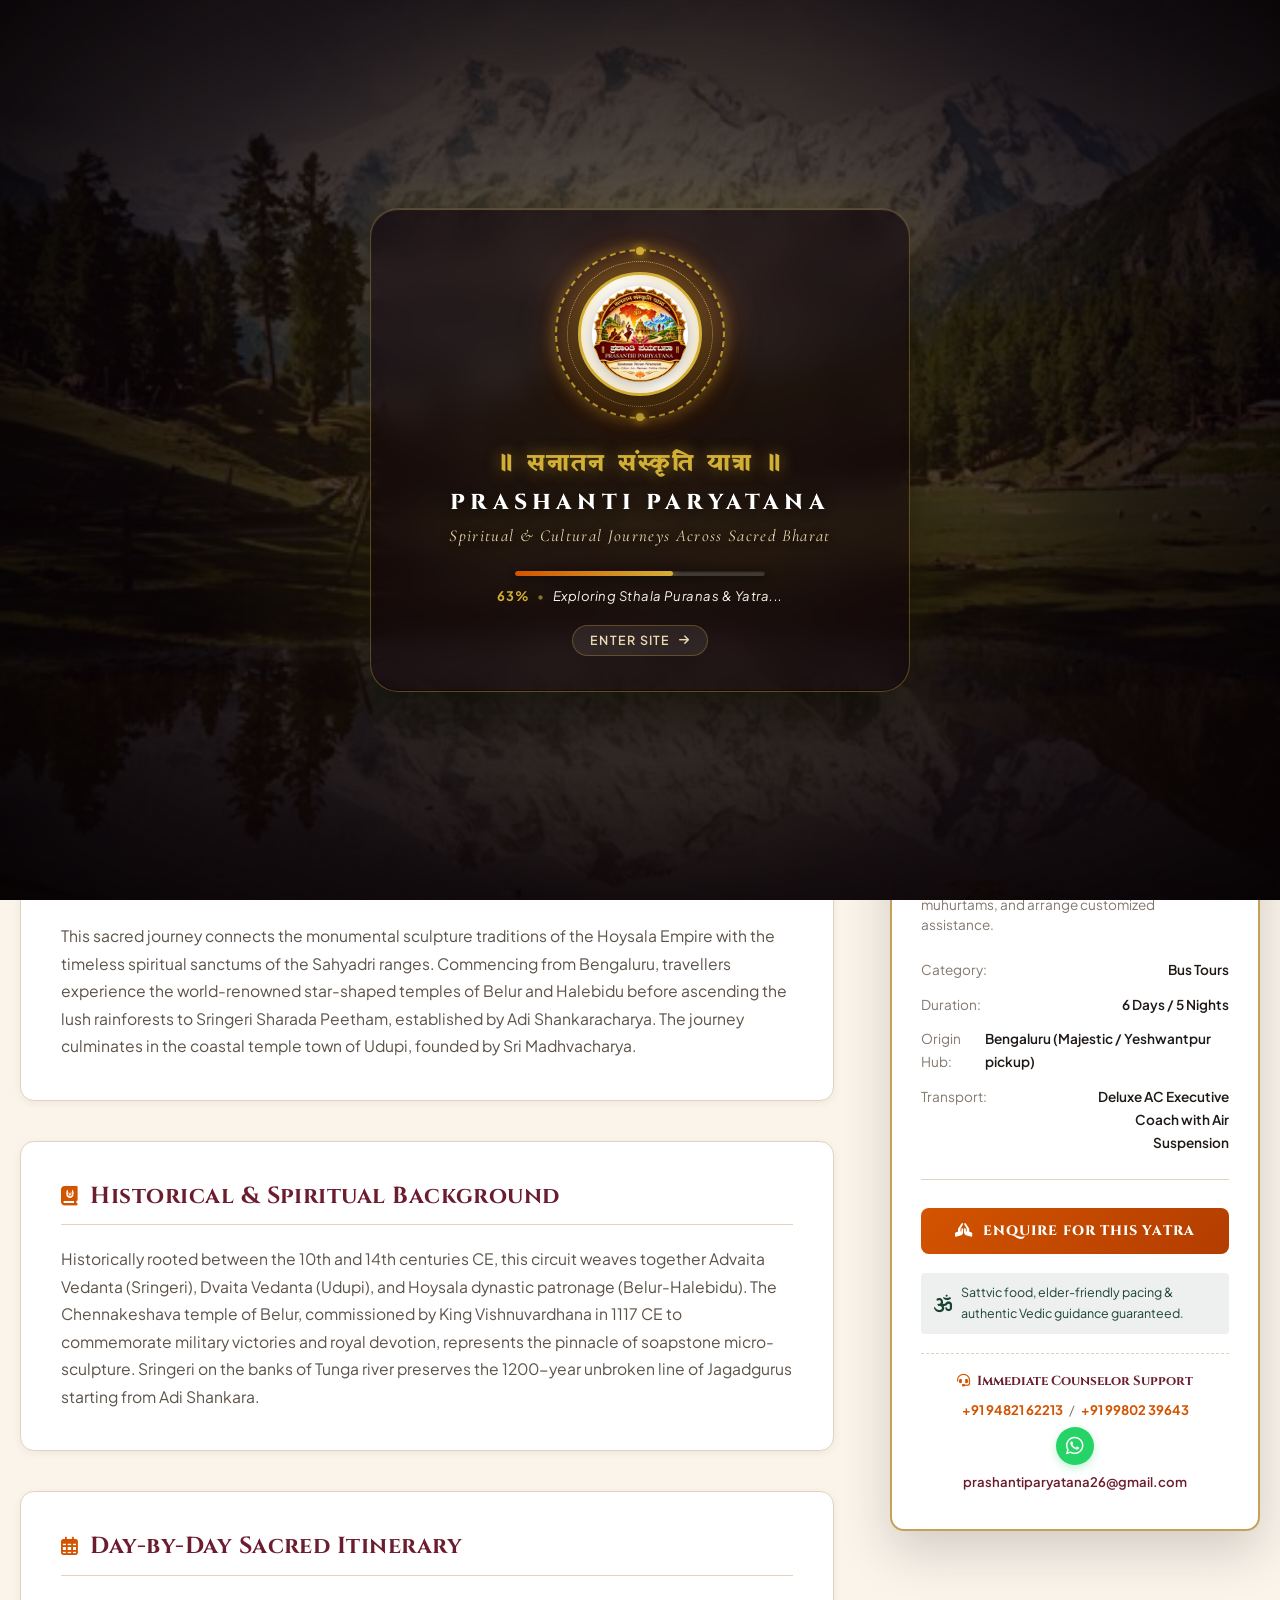
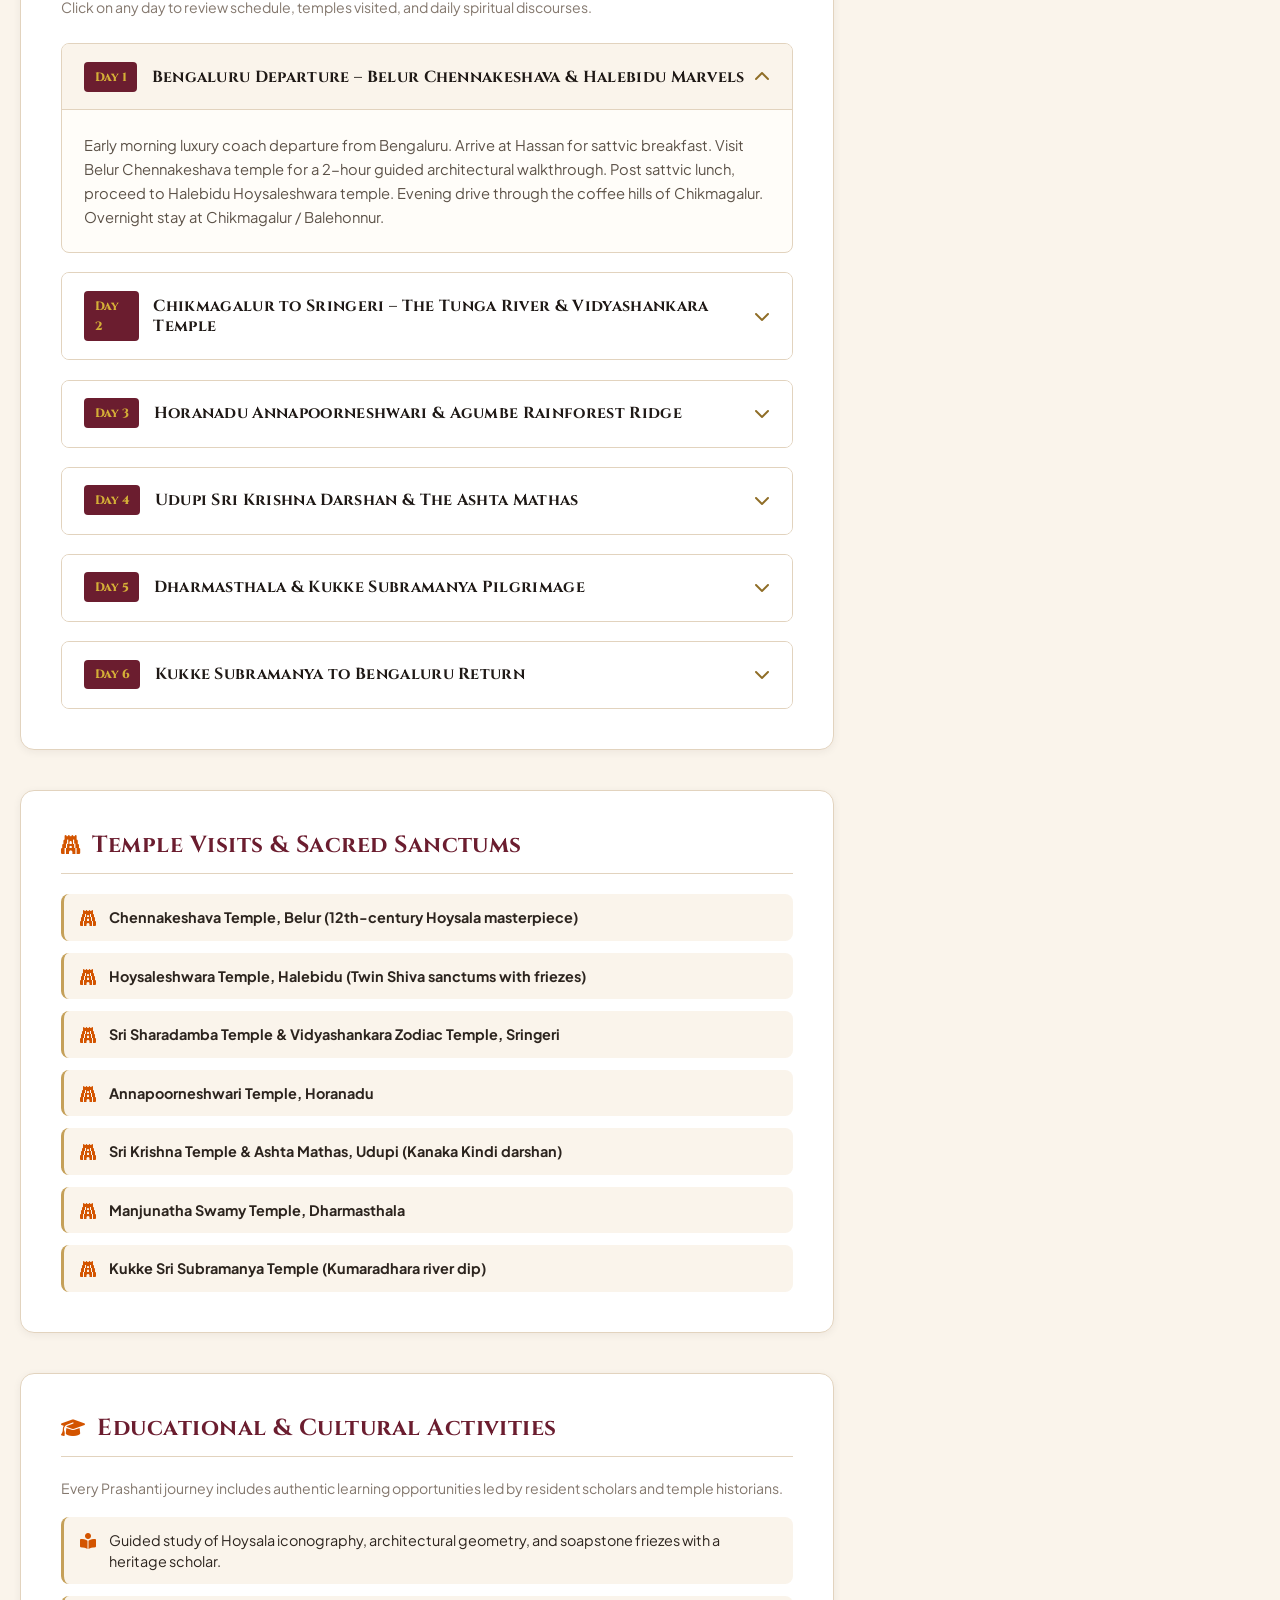
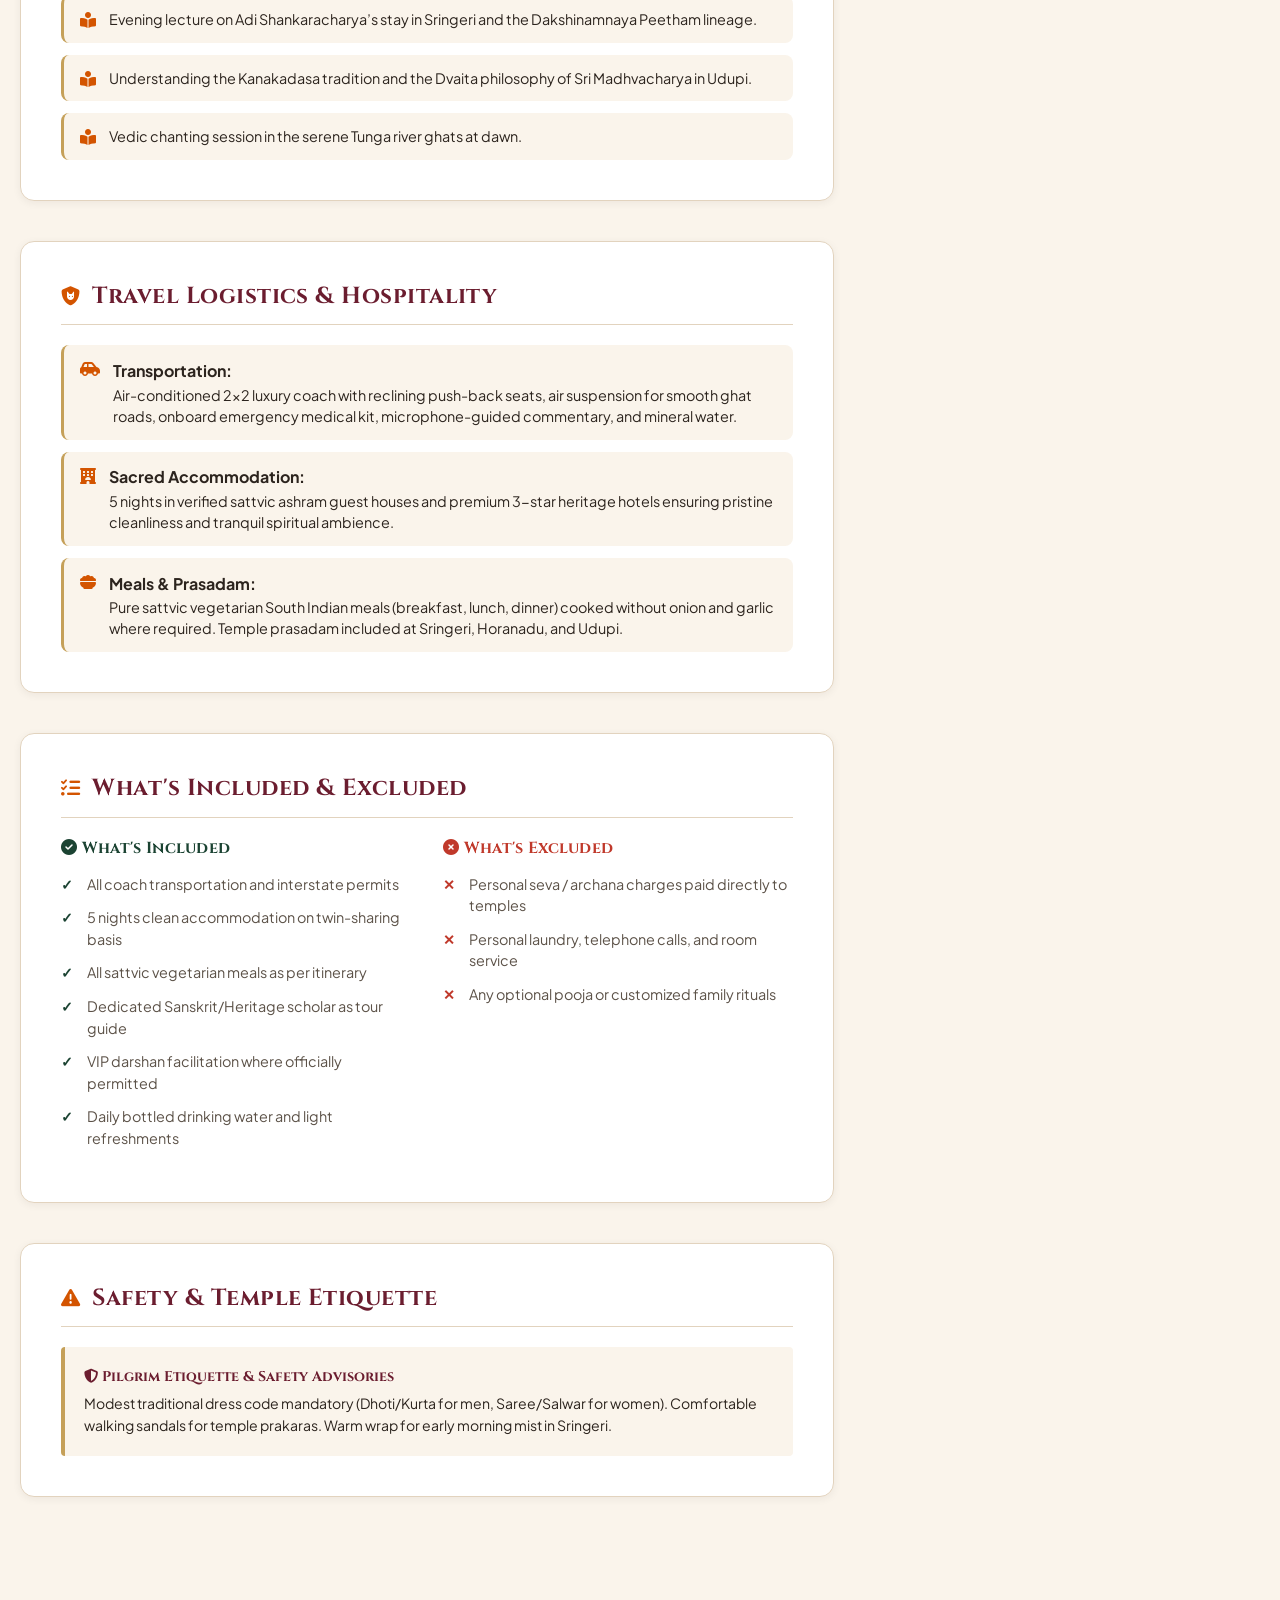
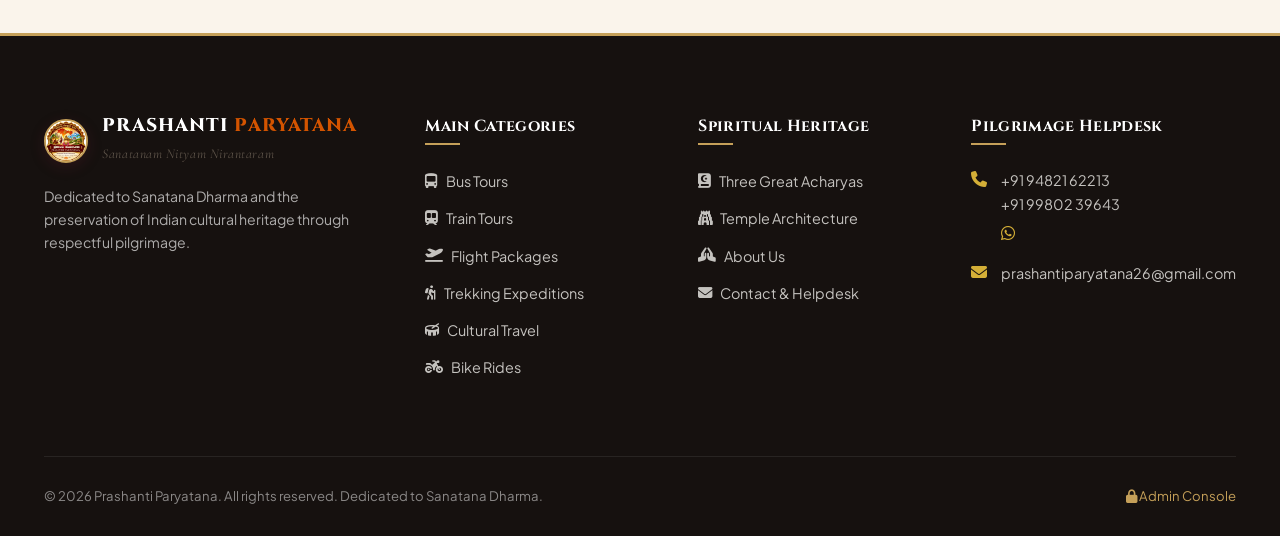
<file: package-detail.html>
<!DOCTYPE html>
<html lang="en">
<head>
  <meta charset="UTF-8" />
  <meta name="viewport" content="width=device-width, initial-scale=1.0" />
  <title>Pilgrimage Details | Prashanti Paryatana</title>
  <meta name="description" content="Explore day-wise itinerary, spiritual background, sacred temple visits, educational discourses, and logistical details for this pilgrimage." />

  <link rel="preconnect" href="https://fonts.googleapis.com" />
  <link rel="preconnect" href="https://fonts.gstatic.com" crossorigin />
  <link rel="stylesheet" href="https://cdnjs.cloudflare.com/ajax/libs/font-awesome/6.5.1/css/all.min.css" />

  <link rel="stylesheet" href="css/style.css" />
  <link rel="stylesheet" href="css/components.css" />
</head>
<body data-page="package-detail">

      <!-- ================= WEBSITE LOADING PRELOADER (CINEMATIC BACKGROUND & MOVING LOGO) ================= -->
  <div id="sitePreloader" class="site-preloader" aria-label="Loading Prashanti Paryatana">
    <!-- Cinematic Background Image Crossfade Carousel -->
    <div class="preloader-bg-slideshow">
      <div class="preloader-bg-slide active" style="background-image: url('assets/loader/bg-1.jpg');"></div>
      <div class="preloader-bg-slide" style="background-image: url('assets/loader/bg-2.jpg');"></div>
      <div class="preloader-bg-slide" style="background-image: url('assets/loader/bg-3.jpg');"></div>
      <div class="preloader-bg-slide" style="background-image: url('assets/loader/bg-4.jpg');"></div>
      <div class="preloader-bg-slide" style="background-image: url('assets/loader/bg-5.jpg');"></div>
      <div class="preloader-overlay"></div>
    </div>

    <!-- Center Floating Animated Logo Badge & Content -->
    <div class="preloader-content">
      <div class="preloader-badge">
        <div class="preloader-aura-glow"></div>
        <div class="preloader-mandala-outer"></div>
        <div class="preloader-mandala-inner"></div>
        <div class="preloader-logo-wrap">
          <img src="assets/logo.png" alt="Prashanti Paryatana" class="preloader-logo" />
        </div>
      </div>

      <div class="preloader-text-group">
        <div class="preloader-sanskrit font-sanskrit-style">॥ सनातन संस्कृति यात्रा ॥</div>
        <h1 class="preloader-title">PRASHANTI PARYATANA</h1>
        <p class="preloader-tagline">Spiritual & Cultural Journeys Across Sacred Bharat</p>
      </div>

      <!-- Modern Progress Line & Counter -->
      <div class="preloader-status">
        <div class="preloader-progress-bar">
          <div id="preloaderProgressFill" class="preloader-progress-fill"></div>
        </div>
        <div class="preloader-status-text">
          <span id="preloaderPercent">0%</span>
          <span class="preloader-dot">•</span>
          <span id="preloaderPhase">Awakening Sacred Heritage...</span>
        </div>
      </div>

      <button type="button" class="preloader-skip-btn" id="preloaderSkipBtn" title="Enter Website">
        Enter Site <i class="fa-solid fa-arrow-right"></i>
      </button>
    </div>
  </div>
  </div>

<!-- Top Bar -->
  <div class="top-bar">
    <div class="container top-bar-inner">
      <div class="top-bar-left">
        <div class="top-bar-item">
          <i class="fa-solid fa-om"></i>
          <span class="font-sanskrit-style">॥ सनातन संस्कृति यात्रा ॥</span>
        </div>
        <div class="top-bar-item">
          <i class="fa-solid fa-phone"></i>
          <a href="tel:+919482162213" style="color: inherit; text-decoration: none; font-weight: 600;">+91 94821 62213</a>
          <span style="opacity: 0.5; margin: 0 4px;">/</span>
          <a href="tel:+919980239643" style="color: inherit; text-decoration: none; font-weight: 600;">+91 99802 39643</a>
        </div>
        <div class="top-bar-item">
          <i class="fa-solid fa-envelope"></i>
          <a href="mailto:prashantiparyatana26@gmail.com" style="color: inherit; text-decoration: none;">prashantiparyatana26@gmail.com</a>
        </div>
      </div>
      <div class="top-bar-right">
        <div class="top-bar-links">
          <a href="about.html">About</a>
          <a href="heritage.html">Our Heritage</a>
          <a href="acharyas.html">Acharyas</a>
          <a href="contact.html">Contact</a>
        </div>
        <a href="admin.html" class="admin-portal-link">
          <i class="fa-solid fa-lock"></i> Admin Portal
        </a>
      </div>
    </div>
  </div>

  <!-- Header -->
  <header class="site-header">
    <div class="container site-header-inner">
            <a href="index.html" class="brand-identity">
        <img src="assets/logo.png" alt="Prashanti Paryatana Logo" class="brand-logo-img" />
        <div class="brand-text-wrap">
          <span class="brand-name font-sanskrit-style">PRASHANTI <span>PARYATANA</span></span>
          <span class="brand-tagline">Sanatanam Nityam Nirantaram • Cultural Heritage</span>
        </div>
      </a>

      <!-- 5 Prominent Categories -->
      <nav class="categories-nav">
        <a href="bus-tours.html" class="category-link">
          <i class="fa-solid fa-bus-simple"></i>
          <span>Bus Tours</span>
        </a>
        <a href="train-tours.html" class="category-link">
          <i class="fa-solid fa-train-subway"></i>
          <span>Train Tours</span>
        </a>
        <a href="flight-packages.html" class="category-link">
          <i class="fa-solid fa-plane-departure"></i>
          <span>Flight Packages</span>
        </a>
        <a href="trekking-expeditions.html" class="category-link">
          <i class="fa-solid fa-person-hiking"></i>
          <span>Trekking Expeditions</span>
        </a>
        <a href="cultural.html" class="category-link">
          <i class="fa-solid fa-drum"></i>
          <span>Cultural Travel</span>
        </a>
        <a href="bike-rides.html" class="category-link">
          <i class="fa-solid fa-motorcycle"></i>
          <span>Bike Rides</span>
        </a>
      </nav>

      <div class="nav-actions">
        <button type="button" class="btn-plan-journey" onclick="openEnquiryModal('', 'Custom Pilgrimage Enquiry', 'all')">
          <i class="fa-solid fa-hands-praying"></i>
          <span>Plan Your Journey</span>
        </button>
        <button type="button" class="mobile-nav-toggle" aria-label="Toggle navigation">
          <i class="fa-solid fa-bars-staggered"></i>
        </button>
      </div>
    </div>
  </header>

  <!-- Detail Hero Banner -->
  <section class="detail-hero">
    <img id="detailHeroBg" class="detail-hero-bg" src="" alt="Pilgrimage Background" />
    <div class="detail-hero-gradient"></div>

    <div class="container detail-hero-content">
      <nav class="breadcrumb-nav">
        <a href="index.html">Home</a>
        <span>/</span>
        <a id="breadcrumbCategory" href="packages.html">Packages</a>
        <span>/</span>
        <span id="breadcrumbTitle" style="color: #fff;">Package Details</span>
      </nav>

      <h1 id="detailTitle" class="detail-title">Loading Sacred Journey...</h1>

      <div id="detailMetaStrip" class="detail-meta-strip">
        <!-- Rendered by JS -->
      </div>
    </div>
  </section>

  <!-- Main Content Layout -->
  <main class="container detail-layout">
    <div class="detail-grid">
      <!-- Main Content Column -->
      <div class="detail-main-col">
        <!-- 1. Package Overview -->
        <section class="detail-section-block">
          <h3><i class="fa-solid fa-dharmachakra"></i> Sacred Overview</h3>
          <div id="detailOverview"></div>
        </section>

        <!-- 2. Historical & Spiritual Background -->
        <section class="detail-section-block">
          <h3><i class="fa-solid fa-book-journal-whills"></i> Historical & Spiritual Background</h3>
          <div id="detailHistory"></div>
        </section>

        <!-- 3. Day-Wise Itinerary Accordion -->
        <section class="detail-section-block">
          <h3><i class="fa-regular fa-calendar-days"></i> Day-by-Day Sacred Itinerary</h3>
          <p style="font-size: 0.88rem; color: var(--text-muted); margin-bottom: 1rem;">
            Click on any day to review schedule, temples visited, and daily spiritual discourses.
          </p>
          <div id="detailItinerary"></div>
        </section>

        <!-- 4. Temple Visits & Sanctums -->
        <section class="detail-section-block">
          <h3><i class="fa-solid fa-gopuram"></i> Temple Visits & Sacred Sanctums</h3>
          <div id="detailTemples"></div>
        </section>

        <!-- 5. Educational & Spiritual Activities -->
        <section class="detail-section-block">
          <h3><i class="fa-solid fa-graduation-cap"></i> Educational & Cultural Activities</h3>
          <p style="font-size: 0.88rem; color: var(--text-muted); margin-bottom: 1rem;">
            Every Prashanti journey includes authentic learning opportunities led by resident scholars and temple historians.
          </p>
          <div id="detailEducational"></div>
        </section>

        <!-- 6. Logistics: Transport, Accommodation, Meals -->
        <section class="detail-section-block">
          <h3><i class="fa-solid fa-shield-cat"></i> Travel Logistics & Hospitality</h3>
          <div id="detailLogistics"></div>
        </section>

        <!-- 7. Inclusions & Exclusions -->
        <section class="detail-section-block">
          <h3><i class="fa-solid fa-list-check"></i> What's Included & Excluded</h3>
          <div id="detailIncExc"></div>
        </section>

        <!-- 8. Safety & Pilgrim Etiquette -->
        <section class="detail-section-block">
          <h3><i class="fa-solid fa-triangle-exclamation"></i> Safety & Temple Etiquette</h3>
          <div id="detailSafety"></div>
        </section>
      </div>

      <!-- Sticky Sidebar Column -->
      <aside class="detail-sidebar-col">
        <div class="sticky-enquiry-card">
          <div style="font-family: var(--font-heading); font-size: 0.72rem; color: var(--color-saffron); font-weight: 800; letter-spacing: 0.15em; text-transform: uppercase; margin-bottom: 0.3rem;">
            Sacred Pilgrimage Enquiry
          </div>
          <h4 id="sidebarPackageTitle">Package Name</h4>
          <p class="enquiry-intro">
            Connect with our spiritual travel directors to plan departure dates, verify temple festival muhurtams, and arrange customized assistance.
          </p>

          <div class="sidebar-highlights">
            <div class="sidebar-highlight-row">
              <span>Category:</span>
              <span id="sidebarCategory">Bus Tour</span>
            </div>
            <div class="sidebar-highlight-row">
              <span>Duration:</span>
              <span id="sidebarDuration">6 Days</span>
            </div>
            <div class="sidebar-highlight-row">
              <span>Origin Hub:</span>
              <span id="sidebarStarting">Bengaluru</span>
            </div>
            <div class="sidebar-highlight-row">
              <span>Transport:</span>
              <span id="sidebarTransport" style="text-align: right; max-width: 150px;">AC Luxury Coach</span>
            </div>
          </div>

          <button type="button" id="sidebarCtaBtn" class="sidebar-cta-btn">
            <i class="fa-solid fa-hands-praying"></i>
            <span>Enquire For This Yatra</span>
          </button>

          <div class="sanatana-guarantee">
            <i class="fa-solid fa-om" style="font-size: 1.1rem;"></i>
            <span>Sattvic food, elder-friendly pacing & authentic Vedic guidance guaranteed.</span>
          </div>

          <!-- Immediate Counselor Support & WhatsApp Block -->
          <div style="margin-top: 1.2rem; padding-top: 1rem; border-top: 1px dashed var(--color-sandalwood-border); text-align: center; font-size: 0.82rem;">
            <div style="font-family: var(--font-heading); font-weight: 700; color: var(--color-maroon); margin-bottom: 0.4rem;">
              <i class="fa-solid fa-headset" style="color: var(--color-saffron); margin-right: 0.25rem;"></i> Immediate Counselor Support
            </div>
            <div style="margin-bottom: 0.4rem;">
              <a href="tel:+919482162213" style="color: var(--color-saffron); font-weight: 700; text-decoration: none;">+91 94821 62213</a>
              <span style="color: var(--text-muted); margin: 0 4px;">/</span>
              <a href="tel:+919980239643" style="color: var(--color-saffron); font-weight: 700; text-decoration: none;">+91 99802 39643</a>
            </div>
            <div style="margin-bottom: 0.4rem;">
              <a href="https://wa.me/919980239643?text=Namaskaram!%20I%20would%20like%20to%20enquire%20about%20a%20yatra%20package." target="_blank" rel="noopener noreferrer" style="display: inline-flex; align-items: center; justify-content: center; width: 38px; height: 38px; background: #25D366; color: #fff; border-radius: 50%; text-decoration: none; font-size: 1.25rem; box-shadow: 0 3px 8px rgba(37, 211, 102, 0.3); transition: transform 0.2s ease;" title="Chat on WhatsApp" aria-label="Chat on WhatsApp">
                <i class="fa-brands fa-whatsapp"></i>
              </a>
            </div>
            <div>
              <a href="mailto:prashantiparyatana26@gmail.com" style="color: var(--color-maroon); font-weight: 600; text-decoration: none; word-break: break-all;">prashantiparyatana26@gmail.com</a>
            </div>
          </div>
        </div>
      </aside>
    </div>
  </main>

  <!-- Footer -->
  <footer class="site-footer">
    <div class="container">
      <div class="footer-top-grid">
        <div class="footer-col footer-brand-col">
                    <div class="brand-identity" style="margin-bottom: 1rem;">
            <img src="assets/logo.png" alt="Prashanti Paryatana Logo" class="brand-logo-img" style="width: 44px; height: 44px;" />
            <div class="brand-text-wrap">
              <span class="brand-name font-sanskrit-style" style="font-size: 1.15rem; color:#fff;">PRASHANTI <span>PARYATANA</span></span>
              <span class="brand-tagline">Sanatanam Nityam Nirantaram</span>
            </div>
          </div>
          <p>Dedicated to Sanatana Dharma and the preservation of Indian cultural heritage through respectful pilgrimage.</p>
        </div>
        <div class="footer-col">
          <h4>Main Categories</h4>
          <ul class="footer-links-list">
            <li><a href="bus-tours.html"><i class="fa-solid fa-bus-simple"></i> Bus Tours</a></li>
            <li><a href="train-tours.html"><i class="fa-solid fa-train-subway"></i> Train Tours</a></li>
            <li><a href="flight-packages.html"><i class="fa-solid fa-plane-departure"></i> Flight Packages</a></li>
            <li><a href="trekking-expeditions.html"><i class="fa-solid fa-person-hiking"></i> Trekking Expeditions</a></li>
            <li><a href="cultural.html"><i class="fa-solid fa-drum"></i> Cultural Travel</a></li>
            <li><a href="bike-rides.html"><i class="fa-solid fa-motorcycle"></i> Bike Rides</a></li>
          </ul>
        </div>
        <div class="footer-col">
          <h4>Spiritual Heritage</h4>
          <ul class="footer-links-list">
            <li><a href="acharyas.html"><i class="fa-solid fa-book-quran"></i> Three Great Acharyas</a></li>
            <li><a href="heritage.html"><i class="fa-solid fa-gopuram"></i> Temple Architecture</a></li>
            <li><a href="about.html"><i class="fa-solid fa-hands-praying"></i> About Us</a></li>
            <li><a href="contact.html"><i class="fa-solid fa-envelope"></i> Contact & Helpdesk</a></li>
          </ul>
        </div>
        <div class="footer-col">
          <h4>Pilgrimage Helpdesk</h4>
          <div class="footer-contact-item">
            <i class="fa-solid fa-phone"></i>
            <div>
              <a href="tel:+919482162213" style="color: inherit; text-decoration: none;">+91 94821 62213</a><br />
              <a href="tel:+919980239643" style="color: inherit; text-decoration: none;">+91 99802 39643</a><br />
              <a href="https://wa.me/919980239643?text=Namaskaram!%20I%20would%20like%20to%20enquire%20about%20a%20yatra." target="_blank" rel="noopener noreferrer" style="color: #25D366; text-decoration: none; font-size: 1.35rem; display: inline-flex; align-items: center; margin-top: 0.35rem; transition: transform 0.2s ease;" title="Chat on WhatsApp" aria-label="Chat on WhatsApp">
                <i class="fa-brands fa-whatsapp"></i>
              </a>
            </div>
          </div>
          <div class="footer-contact-item">
            <i class="fa-solid fa-envelope"></i>
            <div>
              <a href="mailto:prashantiparyatana26@gmail.com" style="color: inherit; text-decoration: none;">prashantiparyatana26@gmail.com</a>
            </div>
          </div>
        </div>
      </div>
      <div class="footer-bottom">
        <div class="footer-bottom-inner">
          <p>© 2026 Prashanti Paryatana. All rights reserved. Dedicated to Sanatana Dharma.</p>
          <a href="admin.html" style="color: var(--color-gold);"><i class="fa-solid fa-lock"></i> Admin Console</a>
        </div>
      </div>
    </div>
  </footer>

  <!-- Global Modal & Mobile Drawer -->
  <div id="enquiryModal" class="modal-backdrop">
    <div class="modal-dialog">
      <div class="modal-header">
        <h3><i class="fa-solid fa-hands-praying" style="color: var(--color-gold-bright); margin-right: 0.5rem;"></i> Plan Your Sacred Journey</h3>
        <button type="button" class="modal-close-btn">&times;</button>
      </div>
      <div class="modal-body">
        <!-- Direct Quick Contact Pill -->
        <div class="modal-quick-contact" style="display: flex; align-items: center; justify-content: space-between; flex-wrap: wrap; gap: 0.5rem; background: var(--color-sandalwood-light); border: 1px solid var(--color-gold); border-radius: var(--radius-sm); padding: 0.6rem 0.9rem; margin-bottom: 1.2rem; font-size: 0.82rem;">
          <div style="display: flex; align-items: center; gap: 0.4rem;">
            <i class="fa-solid fa-phone" style="color: var(--color-saffron);"></i>
            <span style="font-weight: 600; color: var(--color-maroon);">Call:</span>
            <a href="tel:+919482162213" style="color: var(--color-maroon); font-weight: 700; text-decoration: none;">+91 94821 62213</a>
            <span style="opacity: 0.5;">/</span>
            <a href="tel:+919980239643" style="color: var(--color-maroon); font-weight: 700; text-decoration: none;">+91 99802 39643</a>
          </div>
          <div style="display: flex; align-items: center; gap: 0.6rem;">
            <a href="https://wa.me/919980239643?text=Namaskaram!%20I%20have%20an%20enquiry%20regarding%20pilgrimage." target="_blank" rel="noopener noreferrer" style="color: #25D366; text-decoration: none; display: inline-flex; align-items: center; font-size: 1.25rem; transition: transform 0.2s ease;" title="Chat on WhatsApp" aria-label="Chat on WhatsApp">
              <i class="fa-brands fa-whatsapp"></i>
            </a>
            <span style="opacity: 0.4;">|</span>
            <a href="mailto:prashantiparyatana26@gmail.com" style="color: var(--color-maroon); font-weight: 600; text-decoration: none;">prashantiparyatana26@gmail.com</a>
          </div>
        </div>
        <div id="enquiryFormContainer">
          <form id="enquiryForm">
            <div class="form-grid-2">
              <div class="form-group">
                <label class="form-label">Full Name <span class="req">*</span></label>
                <input type="text" name="fullName" class="form-control" required />
              </div>
              <div class="form-group">
                <label class="form-label">Email Address <span class="req">*</span></label>
                <input type="email" name="email" class="form-control" required />
              </div>
            </div>
            <div class="form-grid-2">
              <div class="form-group">
                <label class="form-label">Mobile Number <span class="req">*</span></label>
                <input type="tel" name="phone" class="form-control" required />
              </div>
              <div class="form-group">
                <label class="form-label">Starting Location</label>
                <input type="text" name="startingLocation" class="form-control" />
              </div>
            </div>
            <div class="form-grid-2">
              <div class="form-group">
                <label class="form-label">Category</label>
                <select name="category" id="enqCategorySelect" class="form-control">
                  <option value="all">Any Mode</option>
                  <option value="bus">Bus Tours</option>
                  <option value="train">Train Tours</option>
                  <option value="flight">Flight Packages</option>
                  <option value="trekking">Trekking Expeditions</option>
                  <option value="cultural">Cultural Travel</option>
                  <option value="bike">Bike Rides</option>
                </select>
              </div>
              <div class="form-group">
                <label class="form-label">Preferred Package</label>
                <select name="preferredPackage" id="enqPackageSelect" class="form-control"></select>
              </div>
            </div>
            <div class="form-grid-2">
              <div class="form-group">
                <label class="form-label">Departure Date <span class="req">*</span></label>
                <input type="date" name="departureDate" class="form-control" required />
              </div>
              <div class="form-group">
                <label class="form-label">Travellers <span class="req">*</span></label>
                <input type="number" name="travellers" min="1" max="40" class="form-control" value="2" required />
              </div>
            </div>
            <div class="form-group">
              <label class="form-label">Special Requirements</label>
              <textarea name="requirements" class="form-control" placeholder="Dietary needs, puja tokens, wheelchair assistance..."></textarea>
            </div>
            <button type="submit" class="form-submit-btn">
              <i class="fa-solid fa-paper-plane"></i> Submit Travel Enquiry
            </button>
          </form>
        </div>
        <div id="enquiryConfirmationContainer" class="enquiry-confirmation" style="display: none;">
          <div class="confirmation-badge-icon"><i class="fa-solid fa-check"></i></div>
          <h3 style="color: var(--color-maroon);">Enquiry Registered!</h3>
          <div class="reference-display-box">
            <div id="confirmationRefCode" class="reference-code">PP-2026-YTR-0000</div>
          </div>
          <div id="confirmationSummary" style="font-size: 0.85rem; text-align: left; background: #fff; padding: 1rem; border-radius: var(--radius-sm); border: 1px solid var(--color-sandalwood-border); margin-bottom: 1.5rem;"></div>
          <div style="display: flex; gap: 0.8rem; justify-content: center;">
            <a id="btnWhatsappShare" href="#" target="_blank" class="btn-explore" style="background: #25D366; color: #fff; width: auto; font-size: 0.8rem;">
              <i class="fa-brands fa-whatsapp"></i> Chat on WhatsApp
            </a>
            <button type="button" class="btn-quick-enquire" onclick="closeEnquiryModal()">Close</button>
          </div>
        </div>
      </div>
    </div>
  </div>

  <!-- Mobile Drawer -->
  <div class="mobile-drawer">
    <div class="mobile-drawer-content">
      <div class="mobile-drawer-header">
        <span class="brand-name" style="font-size: 1.1rem;">Prashanti <span>Paryatana</span></span>
        <button type="button" class="mobile-drawer-close" style="background:none; border:none; font-size: 1.4rem;">&times;</button>
      </div>
      <div class="mobile-drawer-links">
        <a href="bus-tours.html" class="mobile-nav-item"><i class="fa-solid fa-bus-simple"></i> Bus Tours</a>
        <a href="train-tours.html" class="mobile-nav-item"><i class="fa-solid fa-train-subway"></i> Train Tours</a>
        <a href="flight-packages.html" class="mobile-nav-item"><i class="fa-solid fa-plane-departure"></i> Flight Packages</a>
        <a href="trekking-expeditions.html" class="mobile-nav-item"><i class="fa-solid fa-person-hiking"></i> Trekking Expeditions</a>
        <a href="cultural.html" class="mobile-nav-item"><i class="fa-solid fa-drum"></i> Cultural Travel</a>
        <a href="bike-rides.html" class="mobile-nav-item"><i class="fa-solid fa-motorcycle"></i> Bike Rides</a>
        <a href="index.html" class="mobile-nav-item"><i class="fa-solid fa-house"></i> Home</a>
      </div>
    </div>
  </div>

  <script src="js/data.js"></script>
  <script src="js/app.js"></script>
  <script src="js/package-detail.js"></script>
</body>
</html>
</file>
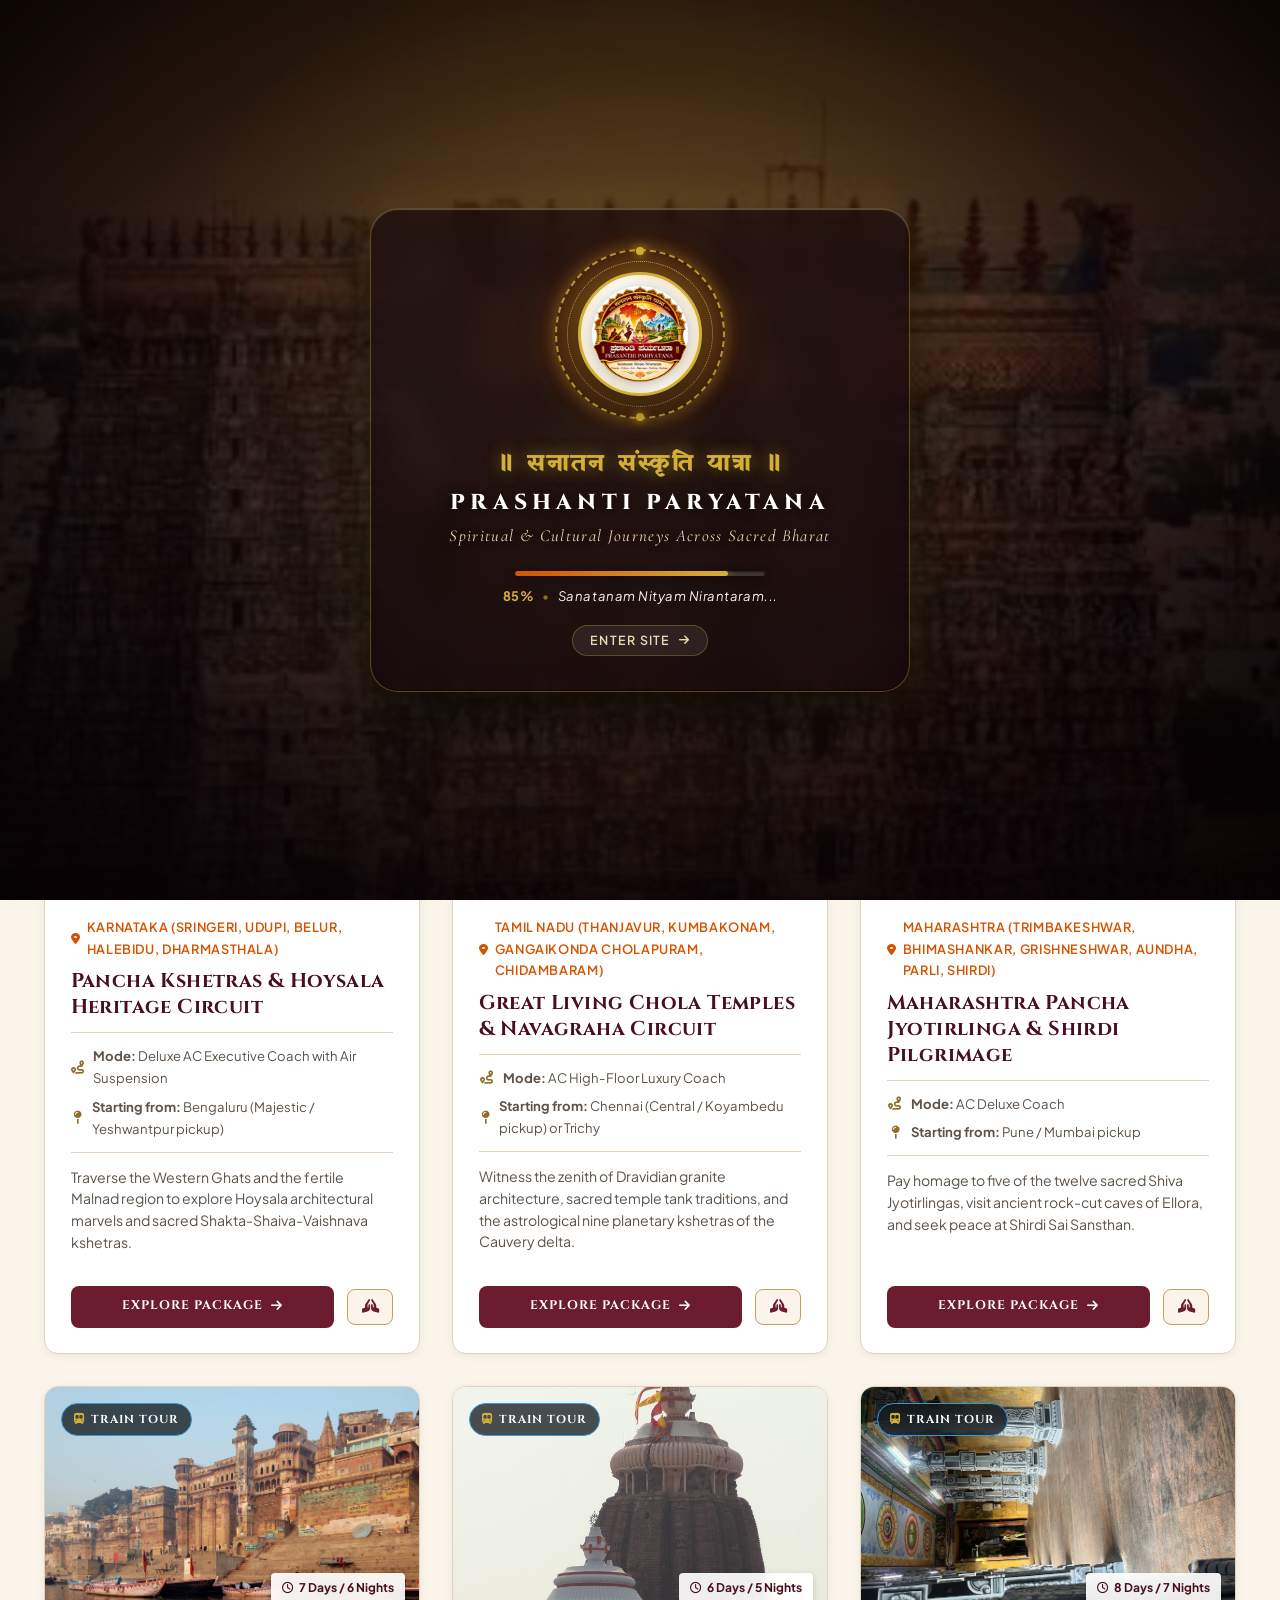
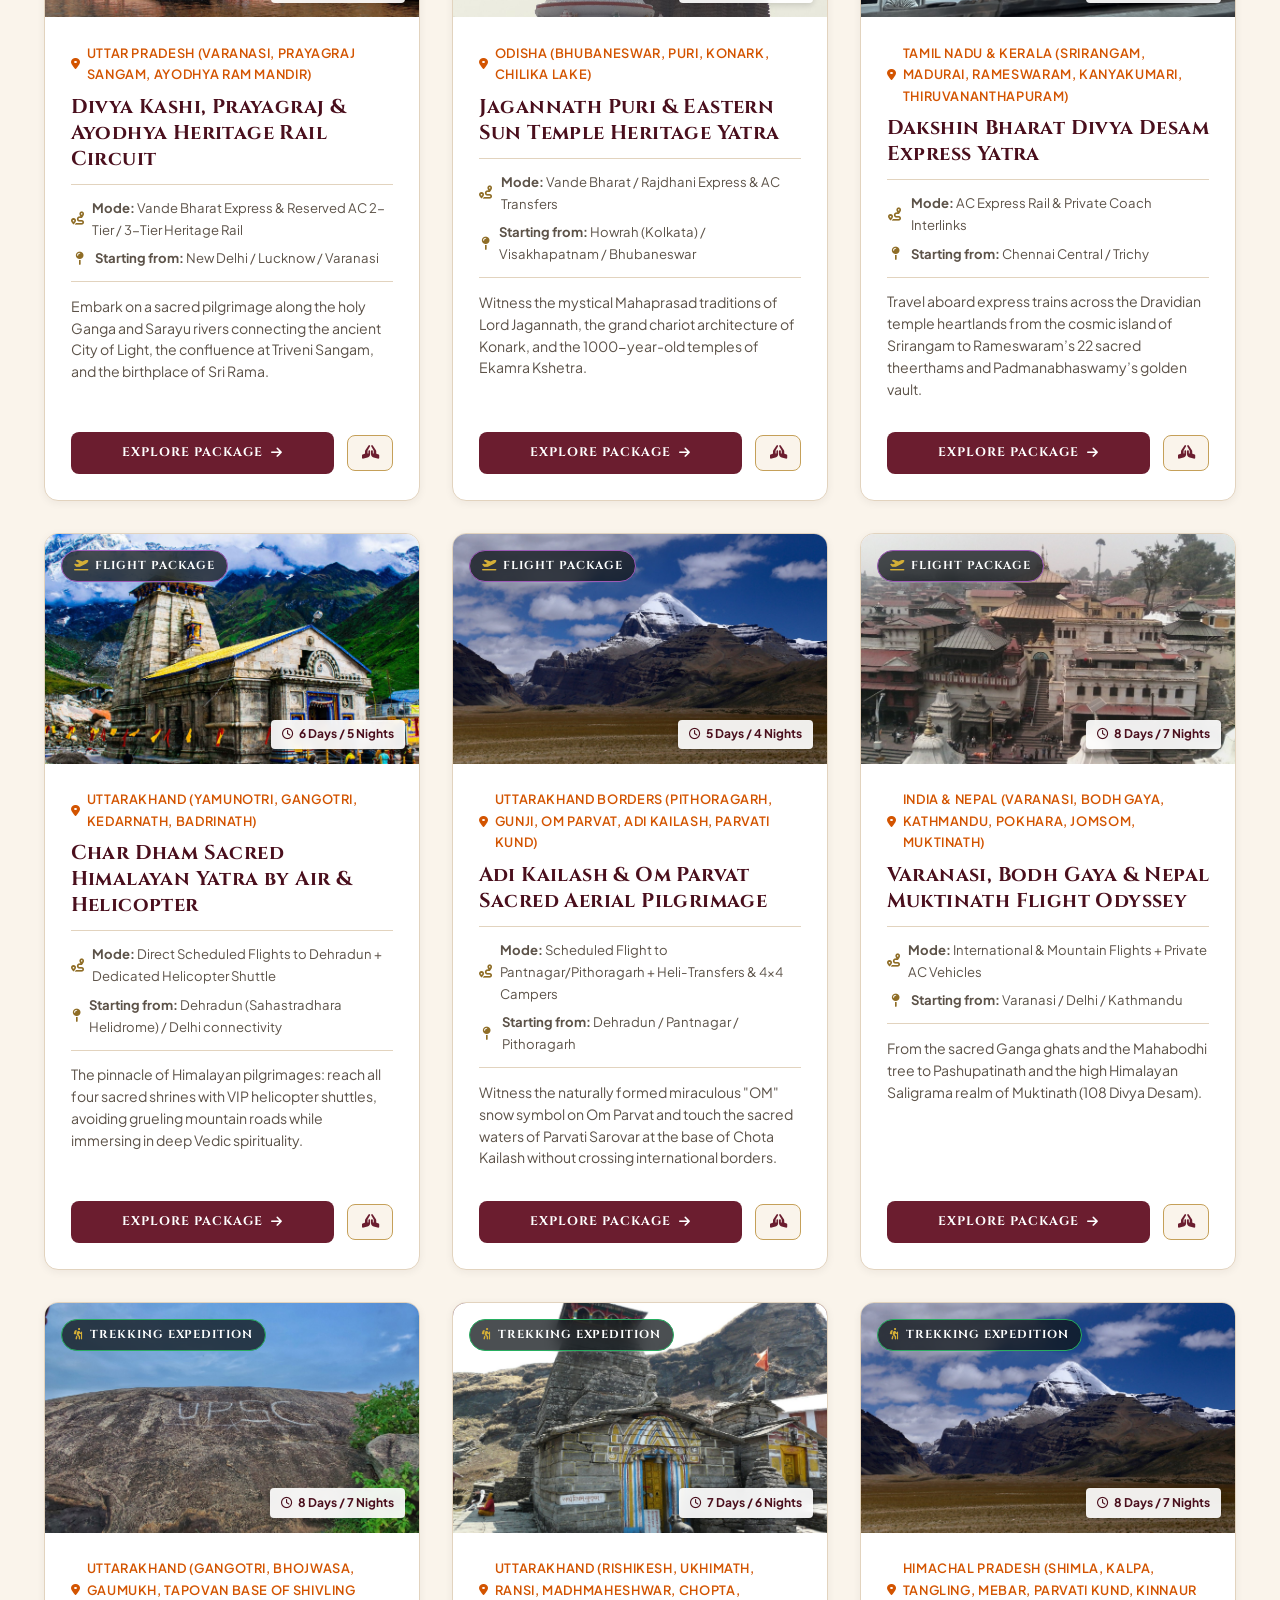
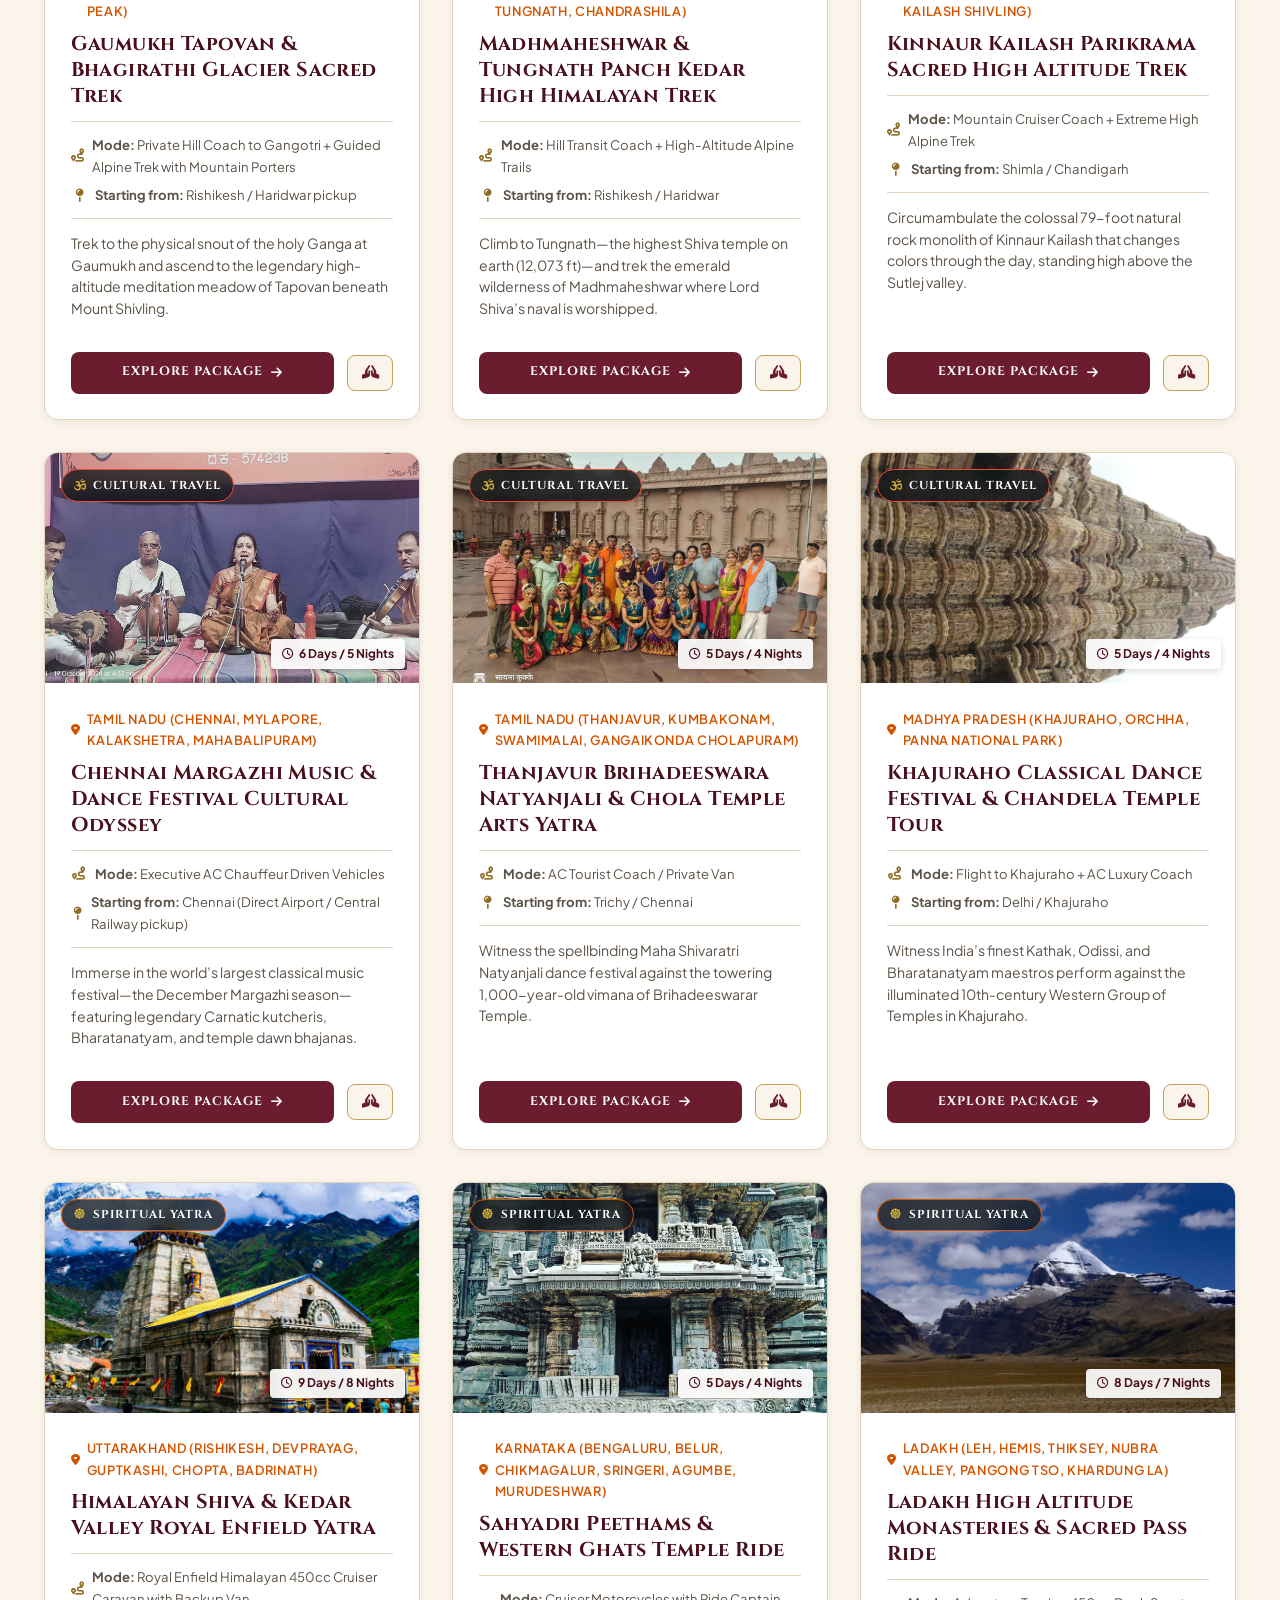
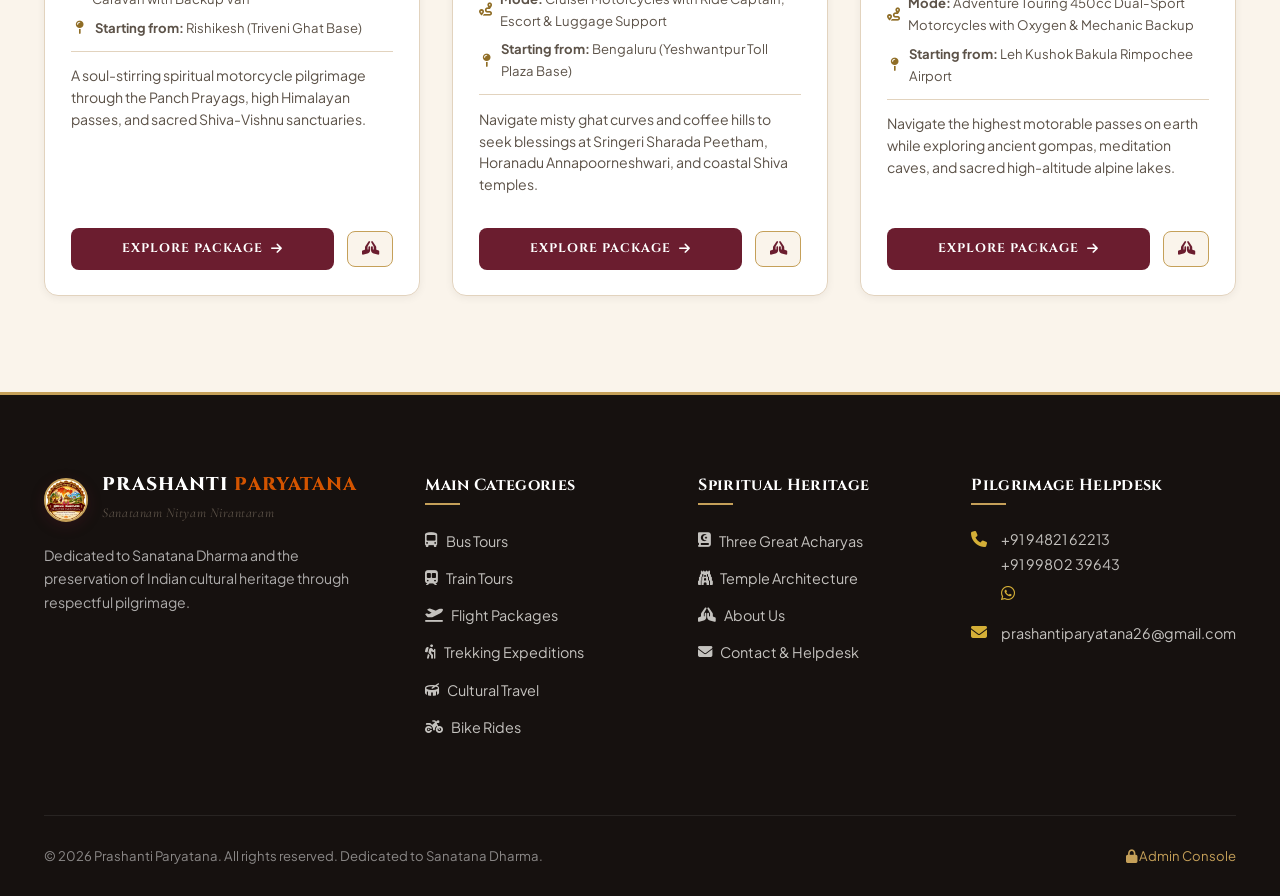
<file: packages.html>
<!DOCTYPE html>
<html lang="en">
<head>
  <meta charset="UTF-8" />
  <meta name="viewport" content="width=device-width, initial-scale=1.0" />
  <title>All Pilgrimage Packages | Prashanti Paryatana</title>
  <meta name="description" content="Explore all spiritual, heritage, pilgrimage, and cultural journeys categorized by bus, train, flight, trekking, and cultural modes." />

  <link rel="preconnect" href="https://fonts.googleapis.com" />
  <link rel="preconnect" href="https://fonts.gstatic.com" crossorigin />
  <link rel="stylesheet" href="https://cdnjs.cloudflare.com/ajax/libs/font-awesome/6.5.1/css/all.min.css" />

  <link rel="stylesheet" href="css/style.css" />
  <link rel="stylesheet" href="css/components.css" />
</head>
<body data-page="packages">

      <!-- ================= WEBSITE LOADING PRELOADER (CINEMATIC BACKGROUND & MOVING LOGO) ================= -->
  <div id="sitePreloader" class="site-preloader" aria-label="Loading Prashanti Paryatana">
    <!-- Cinematic Background Image Crossfade Carousel -->
    <div class="preloader-bg-slideshow">
      <div class="preloader-bg-slide active" style="background-image: url('assets/loader/bg-1.jpg');"></div>
      <div class="preloader-bg-slide" style="background-image: url('assets/loader/bg-2.jpg');"></div>
      <div class="preloader-bg-slide" style="background-image: url('assets/loader/bg-3.jpg');"></div>
      <div class="preloader-bg-slide" style="background-image: url('assets/loader/bg-4.jpg');"></div>
      <div class="preloader-bg-slide" style="background-image: url('assets/loader/bg-5.jpg');"></div>
      <div class="preloader-overlay"></div>
    </div>

    <!-- Center Floating Animated Logo Badge & Content -->
    <div class="preloader-content">
      <div class="preloader-badge">
        <div class="preloader-aura-glow"></div>
        <div class="preloader-mandala-outer"></div>
        <div class="preloader-mandala-inner"></div>
        <div class="preloader-logo-wrap">
          <img src="assets/logo.png" alt="Prashanti Paryatana" class="preloader-logo" />
        </div>
      </div>

      <div class="preloader-text-group">
        <div class="preloader-sanskrit font-sanskrit-style">॥ सनातन संस्कृति यात्रा ॥</div>
        <h1 class="preloader-title">PRASHANTI PARYATANA</h1>
        <p class="preloader-tagline">Spiritual & Cultural Journeys Across Sacred Bharat</p>
      </div>

      <!-- Modern Progress Line & Counter -->
      <div class="preloader-status">
        <div class="preloader-progress-bar">
          <div id="preloaderProgressFill" class="preloader-progress-fill"></div>
        </div>
        <div class="preloader-status-text">
          <span id="preloaderPercent">0%</span>
          <span class="preloader-dot">•</span>
          <span id="preloaderPhase">Awakening Sacred Heritage...</span>
        </div>
      </div>

      <button type="button" class="preloader-skip-btn" id="preloaderSkipBtn" title="Enter Website">
        Enter Site <i class="fa-solid fa-arrow-right"></i>
      </button>
    </div>
  </div>
  </div>

<!-- Top Bar -->
  <div class="top-bar">
    <div class="container top-bar-inner">
      <div class="top-bar-left">
        <div class="top-bar-item">
          <i class="fa-solid fa-om"></i>
          <span class="font-sanskrit-style">॥ सनातन संस्कृति यात्रा ॥</span>
        </div>
        <div class="top-bar-item">
          <i class="fa-solid fa-phone"></i>
          <a href="tel:+919482162213" style="color: inherit; text-decoration: none; font-weight: 600;">+91 94821 62213</a>
          <span style="opacity: 0.5; margin: 0 4px;">/</span>
          <a href="tel:+919980239643" style="color: inherit; text-decoration: none; font-weight: 600;">+91 99802 39643</a>
        </div>
        <div class="top-bar-item">
          <i class="fa-solid fa-envelope"></i>
          <a href="mailto:prashantiparyatana26@gmail.com" style="color: inherit; text-decoration: none;">prashantiparyatana26@gmail.com</a>
        </div>
      </div>
      <div class="top-bar-right">
        <div class="top-bar-links">
          <a href="about.html">About</a>
          <a href="heritage.html">Our Heritage</a>
          <a href="acharyas.html">Acharyas</a>
          <a href="contact.html">Contact</a>
        </div>
        <a href="admin.html" class="admin-portal-link">
          <i class="fa-solid fa-lock"></i> Admin Portal
        </a>
      </div>
    </div>
  </div>

  <!-- Header -->
  <header class="site-header">
    <div class="container site-header-inner">
            <a href="index.html" class="brand-identity">
        <img src="assets/logo.png" alt="Prashanti Paryatana Logo" class="brand-logo-img" />
        <div class="brand-text-wrap">
          <span class="brand-name font-sanskrit-style">PRASHANTI <span>PARYATANA</span></span>
          <span class="brand-tagline">Sanatanam Nityam Nirantaram • Cultural Heritage</span>
        </div>
      </a>

      <!-- 5 Prominent Categories -->
      <nav class="categories-nav">
        <a href="bus-tours.html" class="category-link">
          <i class="fa-solid fa-bus-simple"></i>
          <span>Bus Tours</span>
        </a>
        <a href="train-tours.html" class="category-link">
          <i class="fa-solid fa-train-subway"></i>
          <span>Train Tours</span>
        </a>
        <a href="flight-packages.html" class="category-link">
          <i class="fa-solid fa-plane-departure"></i>
          <span>Flight Packages</span>
        </a>
        <a href="trekking-expeditions.html" class="category-link">
          <i class="fa-solid fa-person-hiking"></i>
          <span>Trekking Expeditions</span>
        </a>
        <a href="cultural.html" class="category-link">
          <i class="fa-solid fa-drum"></i>
          <span>Cultural Travel</span>
        </a>
        <a href="bike-rides.html" class="category-link">
          <i class="fa-solid fa-motorcycle"></i>
          <span>Bike Rides</span>
        </a>
      </nav>

      <div class="nav-actions">
        <button type="button" class="btn-plan-journey" onclick="openEnquiryModal('', 'General Plan', 'all')">
          <i class="fa-solid fa-hands-praying"></i>
          <span>Plan Your Journey</span>
        </button>
        <button type="button" class="mobile-nav-toggle" aria-label="Toggle navigation">
          <i class="fa-solid fa-bars-staggered"></i>
        </button>
      </div>
    </div>
  </header>

  <!-- Category Hero -->
  <section class="category-hero" style="background: linear-gradient(135deg, var(--color-maroon-deep) 0%, #150F0D 100%);">
    <div class="container category-hero-content">
      <span class="section-eyebrow" style="color: var(--color-gold-bright);">All Pilgrimage Yatras</span>
      <h1>Sacred Journeys of Sanatana Dharma</h1>
      <p>
        Filter across our five central travel modes to discover authentic pilgrimages accompanied by scholars, sattvic meals, and reverent darshan schedules.
      </p>
    </div>
  </section>

  <!-- Filter & Search Bar -->
  <div class="container filter-bar-wrap">
    <div class="filter-bar">
      <div class="filter-group">
        <span class="filter-label">Category:</span>
        <button type="button" class="filter-pill active" data-category="all">All Modes</button>
        <button type="button" class="filter-pill" data-category="bus">Bus Tours</button>
        <button type="button" class="filter-pill" data-category="train">Train Tours</button>
        <button type="button" class="filter-pill" data-category="flight">Flight Packages</button>
        <button type="button" class="filter-pill" data-category="trekking">Trekking</button>
        <button type="button" class="filter-pill" data-category="cultural">Cultural Travel</button>
        <button type="button" class="filter-pill" data-category="bike">Bike Rides</button>
      </div>

      <div class="search-input-wrap">
        <i class="fa-solid fa-magnifying-glass"></i>
        <input type="text" id="packageSearchInput" class="search-input" placeholder="Search by name, temple, or city..." />
      </div>
    </div>
  </div>

  <!-- Package Listing Grid -->
  <main class="container" style="padding-bottom: 6rem;">
    <div id="packagesGridContainer" class="packages-grid">
      <!-- Populated dynamically by js/packages.js -->
    </div>
  </main>

  <!-- Footer -->
  <footer class="site-footer">
    <div class="container">
      <div class="footer-top-grid">
        <div class="footer-col footer-brand-col">
                    <div class="brand-identity" style="margin-bottom: 1rem;">
            <img src="assets/logo.png" alt="Prashanti Paryatana Logo" class="brand-logo-img" style="width: 44px; height: 44px;" />
            <div class="brand-text-wrap">
              <span class="brand-name font-sanskrit-style" style="font-size: 1.15rem; color:#fff;">PRASHANTI <span>PARYATANA</span></span>
              <span class="brand-tagline">Sanatanam Nityam Nirantaram</span>
            </div>
          </div>
          <p>Dedicated to Sanatana Dharma and the preservation of Indian cultural heritage through respectful pilgrimage.</p>
        </div>
        <div class="footer-col">
          <h4>Main Categories</h4>
          <ul class="footer-links-list">
            <li><a href="bus-tours.html"><i class="fa-solid fa-bus-simple"></i> Bus Tours</a></li>
            <li><a href="train-tours.html"><i class="fa-solid fa-train-subway"></i> Train Tours</a></li>
            <li><a href="flight-packages.html"><i class="fa-solid fa-plane-departure"></i> Flight Packages</a></li>
            <li><a href="trekking-expeditions.html"><i class="fa-solid fa-person-hiking"></i> Trekking Expeditions</a></li>
            <li><a href="cultural.html"><i class="fa-solid fa-drum"></i> Cultural Travel</a></li>
            <li><a href="bike-rides.html"><i class="fa-solid fa-motorcycle"></i> Bike Rides</a></li>
          </ul>
        </div>
        <div class="footer-col">
          <h4>Spiritual Heritage</h4>
          <ul class="footer-links-list">
            <li><a href="acharyas.html"><i class="fa-solid fa-book-quran"></i> Three Great Acharyas</a></li>
            <li><a href="heritage.html"><i class="fa-solid fa-gopuram"></i> Temple Architecture</a></li>
            <li><a href="about.html"><i class="fa-solid fa-hands-praying"></i> About Us</a></li>
            <li><a href="contact.html"><i class="fa-solid fa-envelope"></i> Contact & Helpdesk</a></li>
          </ul>
        </div>
        <div class="footer-col">
          <h4>Pilgrimage Helpdesk</h4>
          <div class="footer-contact-item">
            <i class="fa-solid fa-phone"></i>
            <div>
              <a href="tel:+919482162213" style="color: inherit; text-decoration: none;">+91 94821 62213</a><br />
              <a href="tel:+919980239643" style="color: inherit; text-decoration: none;">+91 99802 39643</a><br />
              <a href="https://wa.me/919980239643?text=Namaskaram!%20I%20would%20like%20to%20enquire%20about%20a%20yatra." target="_blank" rel="noopener noreferrer" style="color: #25D366; text-decoration: none; font-size: 1.35rem; display: inline-flex; align-items: center; margin-top: 0.35rem; transition: transform 0.2s ease;" title="Chat on WhatsApp" aria-label="Chat on WhatsApp">
                <i class="fa-brands fa-whatsapp"></i>
              </a>
            </div>
          </div>
          <div class="footer-contact-item">
            <i class="fa-solid fa-envelope"></i>
            <div>
              <a href="mailto:prashantiparyatana26@gmail.com" style="color: inherit; text-decoration: none;">prashantiparyatana26@gmail.com</a>
            </div>
          </div>
        </div>
      </div>
      <div class="footer-bottom">
        <div class="footer-bottom-inner">
          <p>© 2026 Prashanti Paryatana. All rights reserved. Dedicated to Sanatana Dharma.</p>
          <a href="admin.html" style="color: var(--color-gold);"><i class="fa-solid fa-lock"></i> Admin Console</a>
        </div>
      </div>
    </div>
  </footer>

  <!-- Global Modal & Mobile Drawer -->
  <div id="enquiryModal" class="modal-backdrop">
    <div class="modal-dialog">
      <div class="modal-header">
        <h3><i class="fa-solid fa-hands-praying" style="color: var(--color-gold-bright); margin-right: 0.5rem;"></i> Plan Your Sacred Journey</h3>
        <button type="button" class="modal-close-btn">&times;</button>
      </div>
      <div class="modal-body">
        <!-- Direct Quick Contact Pill -->
        <div class="modal-quick-contact" style="display: flex; align-items: center; justify-content: space-between; flex-wrap: wrap; gap: 0.5rem; background: var(--color-sandalwood-light); border: 1px solid var(--color-gold); border-radius: var(--radius-sm); padding: 0.6rem 0.9rem; margin-bottom: 1.2rem; font-size: 0.82rem;">
          <div style="display: flex; align-items: center; gap: 0.4rem;">
            <i class="fa-solid fa-phone" style="color: var(--color-saffron);"></i>
            <span style="font-weight: 600; color: var(--color-maroon);">Call:</span>
            <a href="tel:+919482162213" style="color: var(--color-maroon); font-weight: 700; text-decoration: none;">+91 94821 62213</a>
            <span style="opacity: 0.5;">/</span>
            <a href="tel:+919980239643" style="color: var(--color-maroon); font-weight: 700; text-decoration: none;">+91 99802 39643</a>
          </div>
          <div style="display: flex; align-items: center; gap: 0.6rem;">
            <a href="https://wa.me/919980239643?text=Namaskaram!%20I%20have%20an%20enquiry%20regarding%20pilgrimage." target="_blank" rel="noopener noreferrer" style="color: #25D366; text-decoration: none; display: inline-flex; align-items: center; font-size: 1.25rem; transition: transform 0.2s ease;" title="Chat on WhatsApp" aria-label="Chat on WhatsApp">
              <i class="fa-brands fa-whatsapp"></i>
            </a>
            <span style="opacity: 0.4;">|</span>
            <a href="mailto:prashantiparyatana26@gmail.com" style="color: var(--color-maroon); font-weight: 600; text-decoration: none;">prashantiparyatana26@gmail.com</a>
          </div>
        </div>
        <div id="enquiryFormContainer">
          <form id="enquiryForm">
            <div class="form-grid-2">
              <div class="form-group">
                <label class="form-label">Full Name <span class="req">*</span></label>
                <input type="text" name="fullName" class="form-control" required />
              </div>
              <div class="form-group">
                <label class="form-label">Email Address <span class="req">*</span></label>
                <input type="email" name="email" class="form-control" required />
              </div>
            </div>
            <div class="form-grid-2">
              <div class="form-group">
                <label class="form-label">Mobile Number <span class="req">*</span></label>
                <input type="tel" name="phone" class="form-control" required />
              </div>
              <div class="form-group">
                <label class="form-label">Starting Location</label>
                <input type="text" name="startingLocation" class="form-control" />
              </div>
            </div>
            <div class="form-grid-2">
              <div class="form-group">
                <label class="form-label">Category</label>
                <select name="category" id="enqCategorySelect" class="form-control">
                  <option value="all">All Categories</option>
                  <option value="bus">Bus Tours</option>
                  <option value="train">Train Tours</option>
                  <option value="flight">Flight Packages</option>
                  <option value="trekking">Trekking Expeditions</option>
                  <option value="cultural">Cultural Travel</option>
                  <option value="bike">Bike Rides</option>
                </select>
              </div>
              <div class="form-group">
                <label class="form-label">Preferred Package</label>
                <select name="preferredPackage" id="enqPackageSelect" class="form-control"></select>
              </div>
            </div>
            <div class="form-grid-2">
              <div class="form-group">
                <label class="form-label">Departure Date <span class="req">*</span></label>
                <input type="date" name="departureDate" class="form-control" required />
              </div>
              <div class="form-group">
                <label class="form-label">Travellers <span class="req">*</span></label>
                <input type="number" name="travellers" min="1" max="40" class="form-control" value="2" required />
              </div>
            </div>
            <div class="form-group">
              <label class="form-label">Special Requirements</label>
              <textarea name="requirements" class="form-control" placeholder="Dietary needs, puja requests..."></textarea>
            </div>
            <button type="submit" class="form-submit-btn">
              <i class="fa-solid fa-paper-plane"></i> Submit Travel Enquiry
            </button>
          </form>
        </div>
        <div id="enquiryConfirmationContainer" class="enquiry-confirmation" style="display: none;">
          <div class="confirmation-badge-icon"><i class="fa-solid fa-check"></i></div>
          <h3 style="color: var(--color-maroon);">Enquiry Registered!</h3>
          <div class="reference-display-box">
            <div id="confirmationRefCode" class="reference-code">PP-2026-YTR-0000</div>
          </div>
          <div id="confirmationSummary" style="font-size: 0.85rem; text-align: left; background: #fff; padding: 1rem; border-radius: var(--radius-sm); border: 1px solid var(--color-sandalwood-border); margin-bottom: 1.5rem;"></div>
          <button type="button" class="btn-quick-enquire" onclick="closeEnquiryModal()">Close</button>
        </div>
      </div>
    </div>
  </div>

  <!-- Mobile Drawer -->
  <div class="mobile-drawer">
    <div class="mobile-drawer-content">
      <div class="mobile-drawer-header">
        <span class="brand-name" style="font-size: 1.1rem;">Prashanti <span>Paryatana</span></span>
        <button type="button" class="mobile-drawer-close" style="background:none; border:none; font-size: 1.4rem;">&times;</button>
      </div>
      <div class="mobile-drawer-links">
        <a href="bus-tours.html" class="mobile-nav-item"><i class="fa-solid fa-bus-simple"></i> Bus Tours</a>
        <a href="train-tours.html" class="mobile-nav-item"><i class="fa-solid fa-train-subway"></i> Train Tours</a>
        <a href="flight-packages.html" class="mobile-nav-item"><i class="fa-solid fa-plane-departure"></i> Flight Packages</a>
        <a href="trekking-expeditions.html" class="mobile-nav-item"><i class="fa-solid fa-person-hiking"></i> Trekking Expeditions</a>
        <a href="cultural.html" class="mobile-nav-item"><i class="fa-solid fa-drum"></i> Cultural Travel</a>
        <a href="bike-rides.html" class="mobile-nav-item"><i class="fa-solid fa-motorcycle"></i> Bike Rides</a>
        <a href="index.html" class="mobile-nav-item"><i class="fa-solid fa-house"></i> Home</a>
      </div>
    </div>
  </div>

  <script src="js/data.js"></script>
  <script src="js/app.js"></script>
  <script src="js/packages.js"></script>
</body>
</html>
</file>
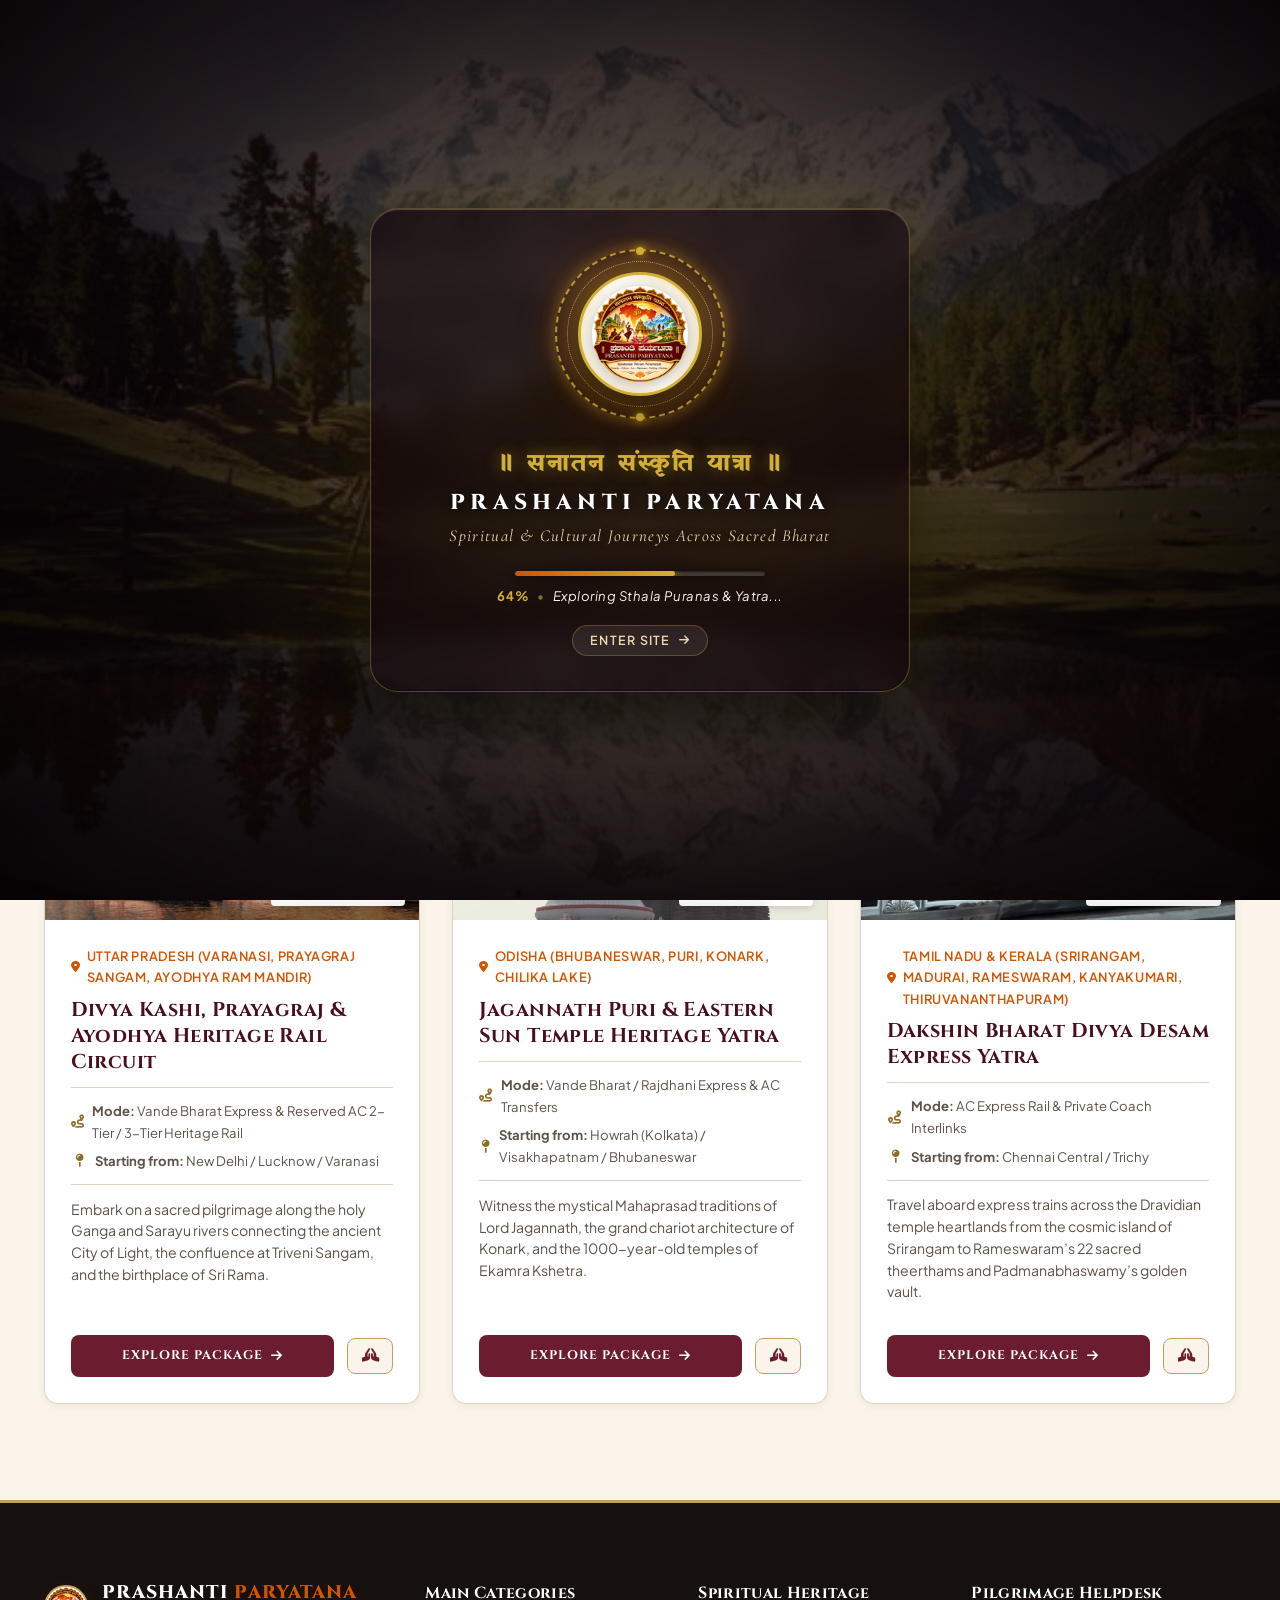
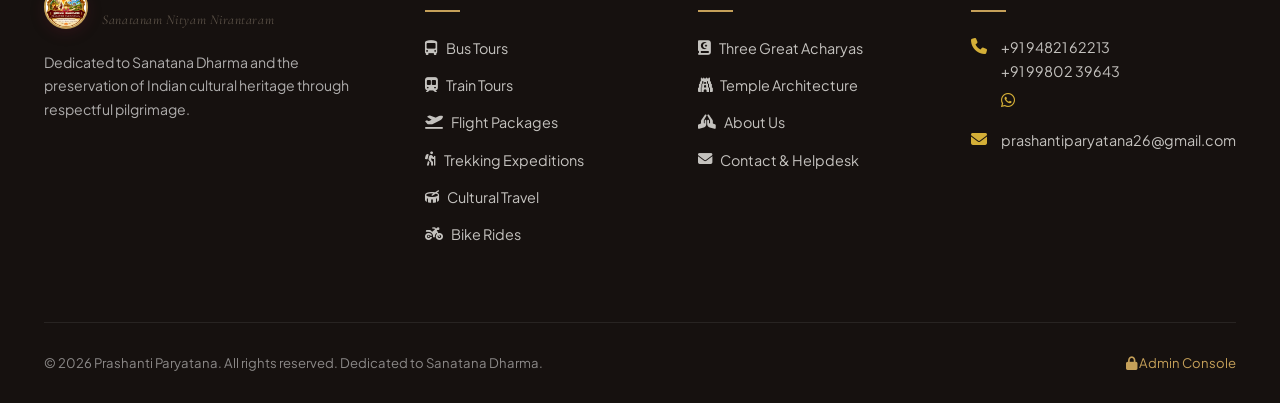
<file: train-tours.html>
<!DOCTYPE html>
<html lang="en">
<head>
  <meta charset="UTF-8" />
  <meta name="viewport" content="width=device-width, initial-scale=1.0" />
  <title>Train Tours | Prashanti Paryatana</title>
  <meta name="description" content="Discover sacred rail pilgrimages across India's holy corridors aboard Vande Bharat and reserved express trains. Journey to Kashi, Ayodhya, Puri, and Rameswaram." />

  <link rel="preconnect" href="https://fonts.googleapis.com" />
  <link rel="preconnect" href="https://fonts.gstatic.com" crossorigin />
  <link rel="stylesheet" href="https://cdnjs.cloudflare.com/ajax/libs/font-awesome/6.5.1/css/all.min.css" />

  <link rel="stylesheet" href="css/style.css" />
  <link rel="stylesheet" href="css/components.css" />
</head>
<body data-page="train" data-page-category="train">

      <!-- ================= WEBSITE LOADING PRELOADER (CINEMATIC BACKGROUND & MOVING LOGO) ================= -->
  <div id="sitePreloader" class="site-preloader" aria-label="Loading Prashanti Paryatana">
    <!-- Cinematic Background Image Crossfade Carousel -->
    <div class="preloader-bg-slideshow">
      <div class="preloader-bg-slide active" style="background-image: url('assets/loader/bg-1.jpg');"></div>
      <div class="preloader-bg-slide" style="background-image: url('assets/loader/bg-2.jpg');"></div>
      <div class="preloader-bg-slide" style="background-image: url('assets/loader/bg-3.jpg');"></div>
      <div class="preloader-bg-slide" style="background-image: url('assets/loader/bg-4.jpg');"></div>
      <div class="preloader-bg-slide" style="background-image: url('assets/loader/bg-5.jpg');"></div>
      <div class="preloader-overlay"></div>
    </div>

    <!-- Center Floating Animated Logo Badge & Content -->
    <div class="preloader-content">
      <div class="preloader-badge">
        <div class="preloader-aura-glow"></div>
        <div class="preloader-mandala-outer"></div>
        <div class="preloader-mandala-inner"></div>
        <div class="preloader-logo-wrap">
          <img src="assets/logo.png" alt="Prashanti Paryatana" class="preloader-logo" />
        </div>
      </div>

      <div class="preloader-text-group">
        <div class="preloader-sanskrit font-sanskrit-style">॥ सनातन संस्कृति यात्रा ॥</div>
        <h1 class="preloader-title">PRASHANTI PARYATANA</h1>
        <p class="preloader-tagline">Spiritual & Cultural Journeys Across Sacred Bharat</p>
      </div>

      <!-- Modern Progress Line & Counter -->
      <div class="preloader-status">
        <div class="preloader-progress-bar">
          <div id="preloaderProgressFill" class="preloader-progress-fill"></div>
        </div>
        <div class="preloader-status-text">
          <span id="preloaderPercent">0%</span>
          <span class="preloader-dot">•</span>
          <span id="preloaderPhase">Awakening Sacred Heritage...</span>
        </div>
      </div>

      <button type="button" class="preloader-skip-btn" id="preloaderSkipBtn" title="Enter Website">
        Enter Site <i class="fa-solid fa-arrow-right"></i>
      </button>
    </div>
  </div>
  </div>

<!-- Top Bar -->
  <div class="top-bar">
    <div class="container top-bar-inner">
      <div class="top-bar-left">
        <div class="top-bar-item">
          <i class="fa-solid fa-om"></i>
          <span class="font-sanskrit-style">॥ सनातन संस्कृति यात्रा ॥</span>
        </div>
        <div class="top-bar-item">
          <i class="fa-solid fa-phone"></i>
          <a href="tel:+919482162213" style="color: inherit; text-decoration: none; font-weight: 600;">+91 94821 62213</a>
          <span style="opacity: 0.5; margin: 0 4px;">/</span>
          <a href="tel:+919980239643" style="color: inherit; text-decoration: none; font-weight: 600;">+91 99802 39643</a>
        </div>
        <div class="top-bar-item">
          <i class="fa-solid fa-envelope"></i>
          <a href="mailto:prashantiparyatana26@gmail.com" style="color: inherit; text-decoration: none;">prashantiparyatana26@gmail.com</a>
        </div>
      </div>
      <div class="top-bar-right">
        <div class="top-bar-links">
          <a href="about.html">About</a>
          <a href="heritage.html">Our Heritage</a>
          <a href="acharyas.html">Acharyas</a>
          <a href="contact.html">Contact</a>
        </div>
        <a href="admin.html" class="admin-portal-link">
          <i class="fa-solid fa-lock"></i> Admin Portal
        </a>
      </div>
    </div>
  </div>

  <!-- Header -->
  <header class="site-header">
    <div class="container site-header-inner">
            <a href="index.html" class="brand-identity">
        <img src="assets/logo.png" alt="Prashanti Paryatana Logo" class="brand-logo-img" />
        <div class="brand-text-wrap">
          <span class="brand-name font-sanskrit-style">PRASHANTI <span>PARYATANA</span></span>
          <span class="brand-tagline">Sanatanam Nityam Nirantaram • Cultural Heritage</span>
        </div>
      </a>

      <!-- 5 Prominent Categories -->
      <nav class="categories-nav">
        <a href="bus-tours.html" class="category-link">
          <i class="fa-solid fa-bus-simple"></i>
          <span>Bus Tours</span>
        </a>
        <a href="train-tours.html" class="category-link active">
          <i class="fa-solid fa-train-subway"></i>
          <span>Train Tours</span>
        </a>
        <a href="flight-packages.html" class="category-link">
          <i class="fa-solid fa-plane-departure"></i>
          <span>Flight Packages</span>
        </a>
        <a href="trekking-expeditions.html" class="category-link">
          <i class="fa-solid fa-person-hiking"></i>
          <span>Trekking Expeditions</span>
        </a>
        <a href="cultural.html" class="category-link">
          <i class="fa-solid fa-drum"></i>
          <span>Cultural Travel</span>
        </a>
        <a href="bike-rides.html" class="category-link">
          <i class="fa-solid fa-motorcycle"></i>
          <span>Bike Rides</span>
        </a>
      </nav>

      <div class="nav-actions">
        <button type="button" class="btn-plan-journey" onclick="openEnquiryModal('', 'Train Tour Enquiry', 'train')">
          <i class="fa-solid fa-hands-praying"></i>
          <span>Plan Your Journey</span>
        </button>
        <button type="button" class="mobile-nav-toggle" aria-label="Toggle navigation">
          <i class="fa-solid fa-bars-staggered"></i>
        </button>
      </div>
    </div>
  </header>

  <!-- Category Hero -->
  <section class="category-hero" style="background: linear-gradient(135deg, #1C2833 0%, #0E161D 100%);">
    <div class="container category-hero-content">
      <span class="section-eyebrow" style="color: var(--color-gold-bright);">Travel Category 02</span>
      <h1>Heritage Train Tours & Sacred Rail Circuits</h1>
      <p>
        Traverse the sacred rivers, plains, and coastlines of Bharat aboard modern Vande Bharat Express and reserved AC sleeper trains. Connecting Kashi, Ayodhya, Jagannath Puri, and the southern Divya Desams with seamless local transfers and dignified elder care.
      </p>
    </div>
  </section>

  <!-- Filter & Search Bar -->
  <div class="container filter-bar-wrap">
    <div class="filter-bar">
      <div class="filter-group">
        <span class="filter-label">Filter:</span>
        <button type="button" class="filter-pill active" data-category="train">All Train Tours</button>
        <a href="packages.html" class="filter-pill">View All Categories</a>
      </div>

      <div class="search-input-wrap">
        <i class="fa-solid fa-magnifying-glass"></i>
        <input type="text" id="packageSearchInput" class="search-input" placeholder="Search by city, temple, or railway line..." />
      </div>
    </div>
  </div>

  <!-- Package Listing Grid -->
  <main class="container" style="padding-bottom: 6rem;">
    <div id="packagesGridContainer" class="packages-grid">
      <!-- Populated dynamically by js/packages.js -->
    </div>
  </main>

  <!-- Footer -->
  <footer class="site-footer">
    <div class="container">
      <div class="footer-top-grid">
        <div class="footer-col footer-brand-col">
                    <div class="brand-identity" style="margin-bottom: 1rem;">
            <img src="assets/logo.png" alt="Prashanti Paryatana Logo" class="brand-logo-img" style="width: 44px; height: 44px;" />
            <div class="brand-text-wrap">
              <span class="brand-name font-sanskrit-style" style="font-size: 1.15rem; color:#fff;">PRASHANTI <span>PARYATANA</span></span>
              <span class="brand-tagline">Sanatanam Nityam Nirantaram</span>
            </div>
          </div>
          <p>Dedicated to Sanatana Dharma and the preservation of Indian cultural heritage through respectful pilgrimage.</p>
        </div>
        <div class="footer-col">
          <h4>Main Categories</h4>
          <ul class="footer-links-list">
            <li><a href="bus-tours.html"><i class="fa-solid fa-bus-simple"></i> Bus Tours</a></li>
            <li><a href="train-tours.html"><i class="fa-solid fa-train-subway"></i> Train Tours</a></li>
            <li><a href="flight-packages.html"><i class="fa-solid fa-plane-departure"></i> Flight Packages</a></li>
            <li><a href="trekking-expeditions.html"><i class="fa-solid fa-person-hiking"></i> Trekking Expeditions</a></li>
            <li><a href="cultural.html"><i class="fa-solid fa-drum"></i> Cultural Travel</a></li>
            <li><a href="bike-rides.html"><i class="fa-solid fa-motorcycle"></i> Bike Rides</a></li>
          </ul>
        </div>
        <div class="footer-col">
          <h4>Spiritual Heritage</h4>
          <ul class="footer-links-list">
            <li><a href="acharyas.html"><i class="fa-solid fa-book-quran"></i> Three Great Acharyas</a></li>
            <li><a href="heritage.html"><i class="fa-solid fa-gopuram"></i> Temple Architecture</a></li>
            <li><a href="about.html"><i class="fa-solid fa-hands-praying"></i> About Us</a></li>
            <li><a href="contact.html"><i class="fa-solid fa-envelope"></i> Contact & Helpdesk</a></li>
          </ul>
        </div>
        <div class="footer-col">
          <h4>Pilgrimage Helpdesk</h4>
          <div class="footer-contact-item">
            <i class="fa-solid fa-phone"></i>
            <div>
              <a href="tel:+919482162213" style="color: inherit; text-decoration: none;">+91 94821 62213</a><br />
              <a href="tel:+919980239643" style="color: inherit; text-decoration: none;">+91 99802 39643</a><br />
              <a href="https://wa.me/919980239643?text=Namaskaram!%20I%20would%20like%20to%20enquire%20about%20a%20yatra." target="_blank" rel="noopener noreferrer" style="color: #25D366; text-decoration: none; font-size: 1.35rem; display: inline-flex; align-items: center; margin-top: 0.35rem; transition: transform 0.2s ease;" title="Chat on WhatsApp" aria-label="Chat on WhatsApp">
                <i class="fa-brands fa-whatsapp"></i>
              </a>
            </div>
          </div>
          <div class="footer-contact-item">
            <i class="fa-solid fa-envelope"></i>
            <div>
              <a href="mailto:prashantiparyatana26@gmail.com" style="color: inherit; text-decoration: none;">prashantiparyatana26@gmail.com</a>
            </div>
          </div>
        </div>
      </div>
      <div class="footer-bottom">
        <div class="footer-bottom-inner">
          <p>© 2026 Prashanti Paryatana. All rights reserved. Dedicated to Sanatana Dharma.</p>
          <a href="admin.html" style="color: var(--color-gold);"><i class="fa-solid fa-lock"></i> Admin Console</a>
        </div>
      </div>
    </div>
  </footer>

  <!-- Global Modal & Mobile Drawer -->
  <div id="enquiryModal" class="modal-backdrop">
    <div class="modal-dialog">
      <div class="modal-header">
        <h3><i class="fa-solid fa-hands-praying" style="color: var(--color-gold-bright); margin-right: 0.5rem;"></i> Plan Your Sacred Journey</h3>
        <button type="button" class="modal-close-btn">&times;</button>
      </div>
      <div class="modal-body">
        <!-- Direct Quick Contact Pill -->
        <div class="modal-quick-contact" style="display: flex; align-items: center; justify-content: space-between; flex-wrap: wrap; gap: 0.5rem; background: var(--color-sandalwood-light); border: 1px solid var(--color-gold); border-radius: var(--radius-sm); padding: 0.6rem 0.9rem; margin-bottom: 1.2rem; font-size: 0.82rem;">
          <div style="display: flex; align-items: center; gap: 0.4rem;">
            <i class="fa-solid fa-phone" style="color: var(--color-saffron);"></i>
            <span style="font-weight: 600; color: var(--color-maroon);">Call:</span>
            <a href="tel:+919482162213" style="color: var(--color-maroon); font-weight: 700; text-decoration: none;">+91 94821 62213</a>
            <span style="opacity: 0.5;">/</span>
            <a href="tel:+919980239643" style="color: var(--color-maroon); font-weight: 700; text-decoration: none;">+91 99802 39643</a>
          </div>
          <div style="display: flex; align-items: center; gap: 0.6rem;">
            <a href="https://wa.me/919980239643?text=Namaskaram!%20I%20have%20an%20enquiry%20regarding%20pilgrimage." target="_blank" rel="noopener noreferrer" style="color: #25D366; text-decoration: none; display: inline-flex; align-items: center; font-size: 1.25rem; transition: transform 0.2s ease;" title="Chat on WhatsApp" aria-label="Chat on WhatsApp">
              <i class="fa-brands fa-whatsapp"></i>
            </a>
            <span style="opacity: 0.4;">|</span>
            <a href="mailto:prashantiparyatana26@gmail.com" style="color: var(--color-maroon); font-weight: 600; text-decoration: none;">prashantiparyatana26@gmail.com</a>
          </div>
        </div>
        <div id="enquiryFormContainer">
          <form id="enquiryForm">
            <div class="form-grid-2">
              <div class="form-group">
                <label class="form-label">Full Name <span class="req">*</span></label>
                <input type="text" name="fullName" class="form-control" required />
              </div>
              <div class="form-group">
                <label class="form-label">Email Address <span class="req">*</span></label>
                <input type="email" name="email" class="form-control" required />
              </div>
            </div>
            <div class="form-grid-2">
              <div class="form-group">
                <label class="form-label">Mobile Number <span class="req">*</span></label>
                <input type="tel" name="phone" class="form-control" required />
              </div>
              <div class="form-group">
                <label class="form-label">Starting Location</label>
                <input type="text" name="startingLocation" class="form-control" />
              </div>
            </div>
            <div class="form-grid-2">
              <div class="form-group">
                <label class="form-label">Category</label>
                <select name="category" id="enqCategorySelect" class="form-control">
                  <option value="train" selected>Train Tours</option>
                  <option value="bus">Bus Tours</option>
                  <option value="flight">Flight Packages</option>
                  <option value="trekking">Trekking Expeditions</option>
                  <option value="cultural">Cultural Travel</option>
                  <option value="bike">Bike Rides</option>
                </select>
              </div>
              <div class="form-group">
                <label class="form-label">Preferred Package</label>
                <select name="preferredPackage" id="enqPackageSelect" class="form-control"></select>
              </div>
            </div>
            <div class="form-grid-2">
              <div class="form-group">
                <label class="form-label">Departure Date <span class="req">*</span></label>
                <input type="date" name="departureDate" class="form-control" required />
              </div>
              <div class="form-group">
                <label class="form-label">Travellers <span class="req">*</span></label>
                <input type="number" name="travellers" min="1" max="40" class="form-control" value="2" required />
              </div>
            </div>
            <div class="form-group">
              <label class="form-label">Special Requirements</label>
              <textarea name="requirements" class="form-control" placeholder="Dietary needs, berth preferences, elderly assistance..."></textarea>
            </div>
            <button type="submit" class="form-submit-btn">
              <i class="fa-solid fa-paper-plane"></i> Submit Travel Enquiry
            </button>
          </form>
        </div>
        <div id="enquiryConfirmationContainer" class="enquiry-confirmation" style="display: none;">
          <div class="confirmation-badge-icon"><i class="fa-solid fa-check"></i></div>
          <h3 style="color: var(--color-maroon);">Enquiry Registered!</h3>
          <p style="color: var(--text-secondary); margin-bottom: 1rem;">Our pilgrimage counselor will review your request.</p>
          <div class="reference-display-box">
            <div id="confirmationRefCode" class="reference-code">PP-2026-YTR-0000</div>
          </div>
          <div id="confirmationSummary" style="font-size: 0.85rem; text-align: left; background: #fff; padding: 1rem; border-radius: var(--radius-sm); border: 1px solid var(--color-sandalwood-border); margin-bottom: 1.5rem;"></div>
          <button type="button" class="btn-quick-enquire" onclick="closeEnquiryModal()">Close</button>
        </div>
      </div>
    </div>
  </div>

  <!-- Mobile Drawer -->
  <div class="mobile-drawer">
    <div class="mobile-drawer-content">
      <div class="mobile-drawer-header">
        <span class="brand-name" style="font-size: 1.1rem;">Prashanti <span>Paryatana</span></span>
        <button type="button" class="mobile-drawer-close" style="background:none; border:none; font-size: 1.4rem;">&times;</button>
      </div>
      <div class="mobile-drawer-links">
        <a href="bus-tours.html" class="mobile-nav-item"><i class="fa-solid fa-bus-simple"></i> Bus Tours</a>
        <a href="train-tours.html" class="mobile-nav-item active"><i class="fa-solid fa-train-subway"></i> Train Tours</a>
        <a href="flight-packages.html" class="mobile-nav-item"><i class="fa-solid fa-plane-departure"></i> Flight Packages</a>
        <a href="trekking-expeditions.html" class="mobile-nav-item"><i class="fa-solid fa-person-hiking"></i> Trekking Expeditions</a>
        <a href="cultural.html" class="mobile-nav-item"><i class="fa-solid fa-drum"></i> Cultural Travel</a>
        <a href="bike-rides.html" class="mobile-nav-item"><i class="fa-solid fa-motorcycle"></i> Bike Rides</a>
        <a href="index.html" class="mobile-nav-item"><i class="fa-solid fa-house"></i> Home</a>
      </div>
    </div>
  </div>

  <script src="js/data.js"></script>
  <script src="js/app.js"></script>
  <script src="js/packages.js"></script>
</body>
</html>
</file>
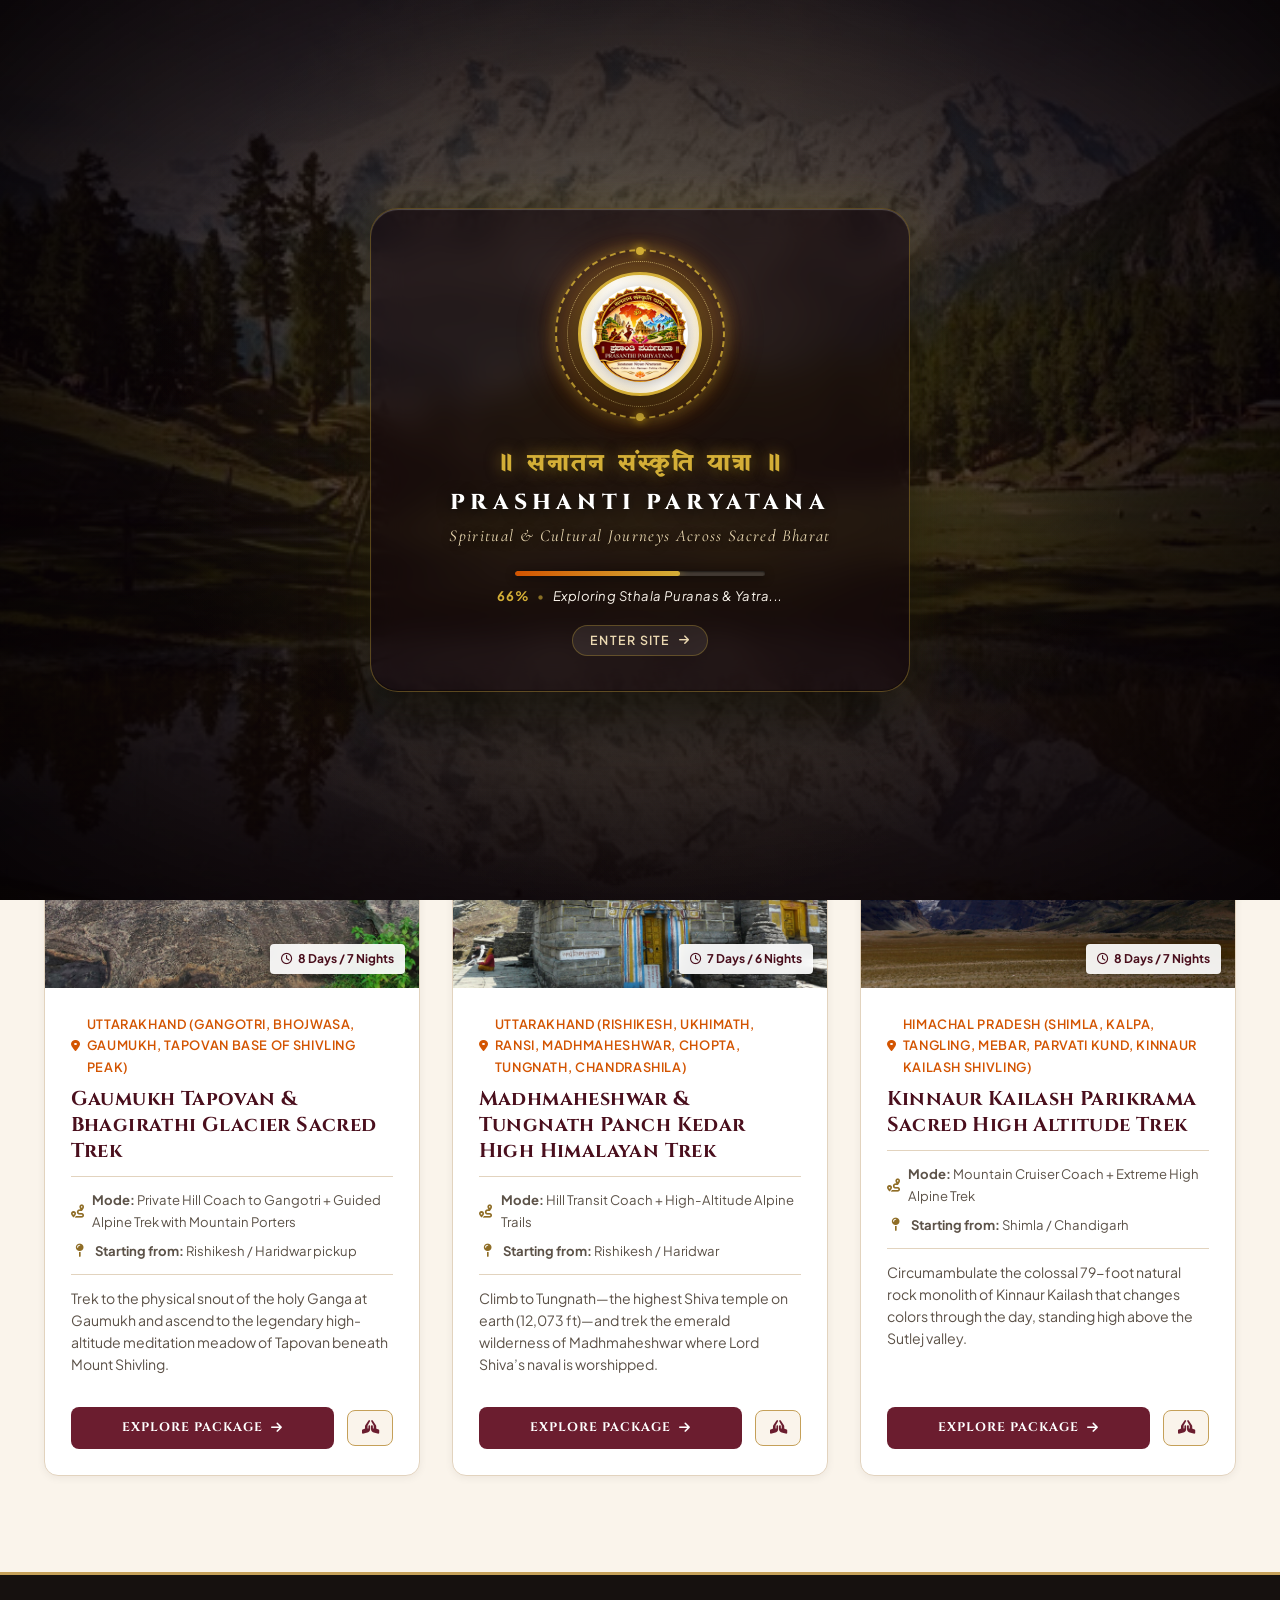
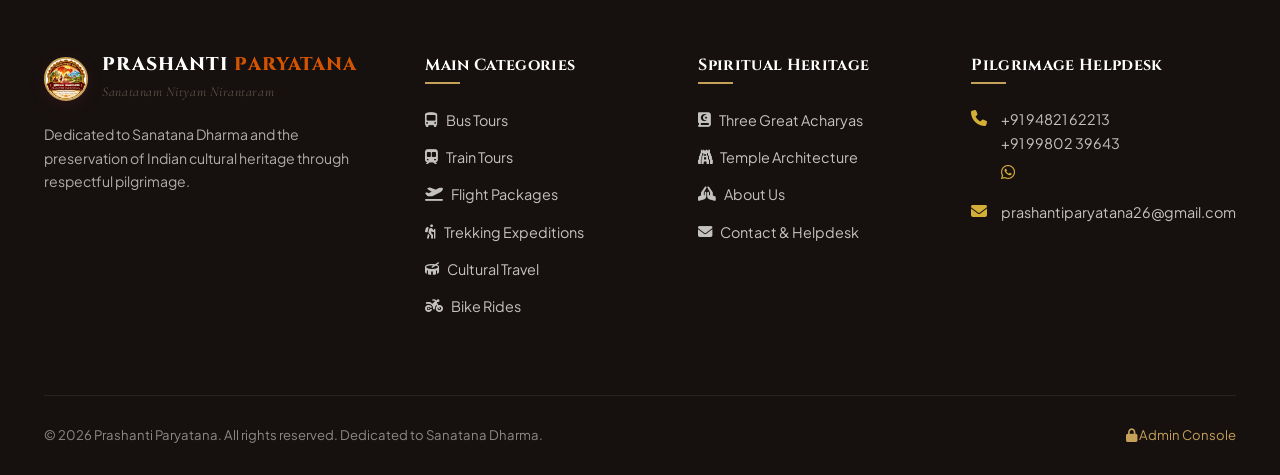
<file: trekking-expeditions.html>
<!DOCTYPE html>
<html lang="en">
<head>
  <meta charset="UTF-8" />
  <meta name="viewport" content="width=device-width, initial-scale=1.0" />
  <title>Trekking Expeditions | Prashanti Paryatana</title>
  <meta name="description" content="Embark on sacred high-altitude Himalayan trekking pilgrimages to Gaumukh-Tapovan, Tungnath-Chandrashila, and Kinnaur Kailash with certified mountaineering guides." />

  <link rel="preconnect" href="https://fonts.googleapis.com" />
  <link rel="preconnect" href="https://fonts.gstatic.com" crossorigin />
  <link rel="stylesheet" href="https://cdnjs.cloudflare.com/ajax/libs/font-awesome/6.5.1/css/all.min.css" />

  <link rel="stylesheet" href="css/style.css" />
  <link rel="stylesheet" href="css/components.css" />
</head>
<body data-page="trekking" data-page-category="trekking">

      <!-- ================= WEBSITE LOADING PRELOADER (CINEMATIC BACKGROUND & MOVING LOGO) ================= -->
  <div id="sitePreloader" class="site-preloader" aria-label="Loading Prashanti Paryatana">
    <!-- Cinematic Background Image Crossfade Carousel -->
    <div class="preloader-bg-slideshow">
      <div class="preloader-bg-slide active" style="background-image: url('assets/loader/bg-1.jpg');"></div>
      <div class="preloader-bg-slide" style="background-image: url('assets/loader/bg-2.jpg');"></div>
      <div class="preloader-bg-slide" style="background-image: url('assets/loader/bg-3.jpg');"></div>
      <div class="preloader-bg-slide" style="background-image: url('assets/loader/bg-4.jpg');"></div>
      <div class="preloader-bg-slide" style="background-image: url('assets/loader/bg-5.jpg');"></div>
      <div class="preloader-overlay"></div>
    </div>

    <!-- Center Floating Animated Logo Badge & Content -->
    <div class="preloader-content">
      <div class="preloader-badge">
        <div class="preloader-aura-glow"></div>
        <div class="preloader-mandala-outer"></div>
        <div class="preloader-mandala-inner"></div>
        <div class="preloader-logo-wrap">
          <img src="assets/logo.png" alt="Prashanti Paryatana" class="preloader-logo" />
        </div>
      </div>

      <div class="preloader-text-group">
        <div class="preloader-sanskrit font-sanskrit-style">॥ सनातन संस्कृति यात्रा ॥</div>
        <h1 class="preloader-title">PRASHANTI PARYATANA</h1>
        <p class="preloader-tagline">Spiritual & Cultural Journeys Across Sacred Bharat</p>
      </div>

      <!-- Modern Progress Line & Counter -->
      <div class="preloader-status">
        <div class="preloader-progress-bar">
          <div id="preloaderProgressFill" class="preloader-progress-fill"></div>
        </div>
        <div class="preloader-status-text">
          <span id="preloaderPercent">0%</span>
          <span class="preloader-dot">•</span>
          <span id="preloaderPhase">Awakening Sacred Heritage...</span>
        </div>
      </div>

      <button type="button" class="preloader-skip-btn" id="preloaderSkipBtn" title="Enter Website">
        Enter Site <i class="fa-solid fa-arrow-right"></i>
      </button>
    </div>
  </div>
  </div>

<!-- Top Bar -->
  <div class="top-bar">
    <div class="container top-bar-inner">
      <div class="top-bar-left">
        <div class="top-bar-item">
          <i class="fa-solid fa-om"></i>
          <span class="font-sanskrit-style">॥ सनातन संस्कृति यात्रा ॥</span>
        </div>
        <div class="top-bar-item">
          <i class="fa-solid fa-phone"></i>
          <a href="tel:+919482162213" style="color: inherit; text-decoration: none; font-weight: 600;">+91 94821 62213</a>
          <span style="opacity: 0.5; margin: 0 4px;">/</span>
          <a href="tel:+919980239643" style="color: inherit; text-decoration: none; font-weight: 600;">+91 99802 39643</a>
        </div>
        <div class="top-bar-item">
          <i class="fa-solid fa-envelope"></i>
          <a href="mailto:prashantiparyatana26@gmail.com" style="color: inherit; text-decoration: none;">prashantiparyatana26@gmail.com</a>
        </div>
      </div>
      <div class="top-bar-right">
        <div class="top-bar-links">
          <a href="about.html">About</a>
          <a href="heritage.html">Our Heritage</a>
          <a href="acharyas.html">Acharyas</a>
          <a href="contact.html">Contact</a>
        </div>
        <a href="admin.html" class="admin-portal-link">
          <i class="fa-solid fa-lock"></i> Admin Portal
        </a>
      </div>
    </div>
  </div>

  <!-- Header -->
  <header class="site-header">
    <div class="container site-header-inner">
            <a href="index.html" class="brand-identity">
        <img src="assets/logo.png" alt="Prashanti Paryatana Logo" class="brand-logo-img" />
        <div class="brand-text-wrap">
          <span class="brand-name font-sanskrit-style">PRASHANTI <span>PARYATANA</span></span>
          <span class="brand-tagline">Sanatanam Nityam Nirantaram • Cultural Heritage</span>
        </div>
      </a>

      <!-- 5 Prominent Categories -->
      <nav class="categories-nav">
        <a href="bus-tours.html" class="category-link">
          <i class="fa-solid fa-bus-simple"></i>
          <span>Bus Tours</span>
        </a>
        <a href="train-tours.html" class="category-link">
          <i class="fa-solid fa-train-subway"></i>
          <span>Train Tours</span>
        </a>
        <a href="flight-packages.html" class="category-link">
          <i class="fa-solid fa-plane-departure"></i>
          <span>Flight Packages</span>
        </a>
        <a href="trekking-expeditions.html" class="category-link active">
          <i class="fa-solid fa-person-hiking"></i>
          <span>Trekking Expeditions</span>
        </a>
        <a href="cultural.html" class="category-link">
          <i class="fa-solid fa-drum"></i>
          <span>Cultural Travel</span>
        </a>
        <a href="bike-rides.html" class="category-link">
          <i class="fa-solid fa-motorcycle"></i>
          <span>Bike Rides</span>
        </a>
      </nav>

      <div class="nav-actions">
        <button type="button" class="btn-plan-journey" onclick="openEnquiryModal('', 'Trekking Expedition Enquiry', 'trekking')">
          <i class="fa-solid fa-hands-praying"></i>
          <span>Plan Your Journey</span>
        </button>
        <button type="button" class="mobile-nav-toggle" aria-label="Toggle navigation">
          <i class="fa-solid fa-bars-staggered"></i>
        </button>
      </div>
    </div>
  </header>

  <!-- Category Hero -->
  <section class="category-hero" style="background: linear-gradient(135deg, #153826 0%, #081C12 100%);">
    <div class="container category-hero-content">
      <span class="section-eyebrow" style="color: var(--color-gold-bright);">Travel Category 04</span>
      <h1>Sacred High-Altitude Himalayan Trekking Expeditions</h1>
      <p>
        Walk where rishis meditated and the Pandavas walked. Scale the emerald ridges and glacial moraines of Gaumukh-Tapovan beneath Mount Shivling, climb to Tungnath—the highest Shiva temple on earth—and circumambulate the colossal rock monolith of Kinnaur Kailash.
      </p>
    </div>
  </section>

  <!-- Filter & Search Bar -->
  <div class="container filter-bar-wrap">
    <div class="filter-bar">
      <div class="filter-group">
        <span class="filter-label">Filter:</span>
        <button type="button" class="filter-pill active" data-category="trekking">All Trekking Expeditions</button>
        <a href="packages.html" class="filter-pill">View All Categories</a>
      </div>

      <div class="search-input-wrap">
        <i class="fa-solid fa-magnifying-glass"></i>
        <input type="text" id="packageSearchInput" class="search-input" placeholder="Search alpine treks, glaciers, or high passes..." />
      </div>
    </div>
  </div>

  <!-- Package Listing Grid -->
  <main class="container" style="padding-bottom: 6rem;">
    <div id="packagesGridContainer" class="packages-grid">
      <!-- Populated dynamically by js/packages.js -->
    </div>
  </main>

  <!-- Footer -->
  <footer class="site-footer">
    <div class="container">
      <div class="footer-top-grid">
        <div class="footer-col footer-brand-col">
                    <div class="brand-identity" style="margin-bottom: 1rem;">
            <img src="assets/logo.png" alt="Prashanti Paryatana Logo" class="brand-logo-img" style="width: 44px; height: 44px;" />
            <div class="brand-text-wrap">
              <span class="brand-name font-sanskrit-style" style="font-size: 1.15rem; color:#fff;">PRASHANTI <span>PARYATANA</span></span>
              <span class="brand-tagline">Sanatanam Nityam Nirantaram</span>
            </div>
          </div>
          <p>Dedicated to Sanatana Dharma and the preservation of Indian cultural heritage through respectful pilgrimage.</p>
        </div>
        <div class="footer-col">
          <h4>Main Categories</h4>
          <ul class="footer-links-list">
            <li><a href="bus-tours.html"><i class="fa-solid fa-bus-simple"></i> Bus Tours</a></li>
            <li><a href="train-tours.html"><i class="fa-solid fa-train-subway"></i> Train Tours</a></li>
            <li><a href="flight-packages.html"><i class="fa-solid fa-plane-departure"></i> Flight Packages</a></li>
            <li><a href="trekking-expeditions.html"><i class="fa-solid fa-person-hiking"></i> Trekking Expeditions</a></li>
            <li><a href="cultural.html"><i class="fa-solid fa-drum"></i> Cultural Travel</a></li>
            <li><a href="bike-rides.html"><i class="fa-solid fa-motorcycle"></i> Bike Rides</a></li>
          </ul>
        </div>
        <div class="footer-col">
          <h4>Spiritual Heritage</h4>
          <ul class="footer-links-list">
            <li><a href="acharyas.html"><i class="fa-solid fa-book-quran"></i> Three Great Acharyas</a></li>
            <li><a href="heritage.html"><i class="fa-solid fa-gopuram"></i> Temple Architecture</a></li>
            <li><a href="about.html"><i class="fa-solid fa-hands-praying"></i> About Us</a></li>
            <li><a href="contact.html"><i class="fa-solid fa-envelope"></i> Contact & Helpdesk</a></li>
          </ul>
        </div>
        <div class="footer-col">
          <h4>Pilgrimage Helpdesk</h4>
          <div class="footer-contact-item">
            <i class="fa-solid fa-phone"></i>
            <div>
              <a href="tel:+919482162213" style="color: inherit; text-decoration: none;">+91 94821 62213</a><br />
              <a href="tel:+919980239643" style="color: inherit; text-decoration: none;">+91 99802 39643</a><br />
              <a href="https://wa.me/919980239643?text=Namaskaram!%20I%20would%20like%20to%20enquire%20about%20a%20yatra." target="_blank" rel="noopener noreferrer" style="color: #25D366; text-decoration: none; font-size: 1.35rem; display: inline-flex; align-items: center; margin-top: 0.35rem; transition: transform 0.2s ease;" title="Chat on WhatsApp" aria-label="Chat on WhatsApp">
                <i class="fa-brands fa-whatsapp"></i>
              </a>
            </div>
          </div>
          <div class="footer-contact-item">
            <i class="fa-solid fa-envelope"></i>
            <div>
              <a href="mailto:prashantiparyatana26@gmail.com" style="color: inherit; text-decoration: none;">prashantiparyatana26@gmail.com</a>
            </div>
          </div>
        </div>
      </div>
      <div class="footer-bottom">
        <div class="footer-bottom-inner">
          <p>© 2026 Prashanti Paryatana. All rights reserved. Dedicated to Sanatana Dharma.</p>
          <a href="admin.html" style="color: var(--color-gold);"><i class="fa-solid fa-lock"></i> Admin Console</a>
        </div>
      </div>
    </div>
  </footer>

  <!-- Global Modal & Mobile Drawer -->
  <div id="enquiryModal" class="modal-backdrop">
    <div class="modal-dialog">
      <div class="modal-header">
        <h3><i class="fa-solid fa-hands-praying" style="color: var(--color-gold-bright); margin-right: 0.5rem;"></i> Plan Your Sacred Journey</h3>
        <button type="button" class="modal-close-btn">&times;</button>
      </div>
      <div class="modal-body">
        <!-- Direct Quick Contact Pill -->
        <div class="modal-quick-contact" style="display: flex; align-items: center; justify-content: space-between; flex-wrap: wrap; gap: 0.5rem; background: var(--color-sandalwood-light); border: 1px solid var(--color-gold); border-radius: var(--radius-sm); padding: 0.6rem 0.9rem; margin-bottom: 1.2rem; font-size: 0.82rem;">
          <div style="display: flex; align-items: center; gap: 0.4rem;">
            <i class="fa-solid fa-phone" style="color: var(--color-saffron);"></i>
            <span style="font-weight: 600; color: var(--color-maroon);">Call:</span>
            <a href="tel:+919482162213" style="color: var(--color-maroon); font-weight: 700; text-decoration: none;">+91 94821 62213</a>
            <span style="opacity: 0.5;">/</span>
            <a href="tel:+919980239643" style="color: var(--color-maroon); font-weight: 700; text-decoration: none;">+91 99802 39643</a>
          </div>
          <div style="display: flex; align-items: center; gap: 0.6rem;">
            <a href="https://wa.me/919980239643?text=Namaskaram!%20I%20have%20an%20enquiry%20regarding%20pilgrimage." target="_blank" rel="noopener noreferrer" style="color: #25D366; text-decoration: none; display: inline-flex; align-items: center; font-size: 1.25rem; transition: transform 0.2s ease;" title="Chat on WhatsApp" aria-label="Chat on WhatsApp">
              <i class="fa-brands fa-whatsapp"></i>
            </a>
            <span style="opacity: 0.4;">|</span>
            <a href="mailto:prashantiparyatana26@gmail.com" style="color: var(--color-maroon); font-weight: 600; text-decoration: none;">prashantiparyatana26@gmail.com</a>
          </div>
        </div>
        <div id="enquiryFormContainer">
          <form id="enquiryForm">
            <div class="form-grid-2">
              <div class="form-group">
                <label class="form-label">Full Name <span class="req">*</span></label>
                <input type="text" name="fullName" class="form-control" required />
              </div>
              <div class="form-group">
                <label class="form-label">Email Address <span class="req">*</span></label>
                <input type="email" name="email" class="form-control" required />
              </div>
            </div>
            <div class="form-grid-2">
              <div class="form-group">
                <label class="form-label">Mobile Number <span class="req">*</span></label>
                <input type="tel" name="phone" class="form-control" required />
              </div>
              <div class="form-group">
                <label class="form-label">Starting Location</label>
                <input type="text" name="startingLocation" class="form-control" />
              </div>
            </div>
            <div class="form-grid-2">
              <div class="form-group">
                <label class="form-label">Category</label>
                <select name="category" id="enqCategorySelect" class="form-control">
                  <option value="trekking" selected>Trekking Expeditions</option>
                  <option value="bus">Bus Tours</option>
                  <option value="train">Train Tours</option>
                  <option value="flight">Flight Packages</option>
                  <option value="cultural">Cultural Travel</option>
                  <option value="bike">Bike Rides</option>
                </select>
              </div>
              <div class="form-group">
                <label class="form-label">Preferred Trek</label>
                <select name="preferredPackage" id="enqPackageSelect" class="form-control"></select>
              </div>
            </div>
            <div class="form-grid-2">
              <div class="form-group">
                <label class="form-label">Departure Date <span class="req">*</span></label>
                <input type="date" name="departureDate" class="form-control" required />
              </div>
              <div class="form-group">
                <label class="form-label">Number of Trekkers <span class="req">*</span></label>
                <input type="number" name="travellers" min="1" max="25" class="form-control" value="2" required />
              </div>
            </div>
            <div class="form-group">
              <label class="form-label">Prior Trekking Experience & Fitness Notes</label>
              <textarea name="requirements" class="form-control" placeholder="Mention highest altitude trekked, medical conditions, porter requirements..."></textarea>
            </div>
            <button type="submit" class="form-submit-btn">
              <i class="fa-solid fa-paper-plane"></i> Submit Trekking Enquiry
            </button>
          </form>
        </div>
        <div id="enquiryConfirmationContainer" class="enquiry-confirmation" style="display: none;">
          <div class="confirmation-badge-icon"><i class="fa-solid fa-check"></i></div>
          <h3 style="color: var(--color-maroon);">Enquiry Registered!</h3>
          <div class="reference-display-box">
            <div id="confirmationRefCode" class="reference-code">PP-2026-YTR-0000</div>
          </div>
          <div id="confirmationSummary" style="font-size: 0.85rem; text-align: left; background: #fff; padding: 1rem; border-radius: var(--radius-sm); border: 1px solid var(--color-sandalwood-border); margin-bottom: 1.5rem;"></div>
          <button type="button" class="btn-quick-enquire" onclick="closeEnquiryModal()">Close</button>
        </div>
      </div>
    </div>
  </div>

  <!-- Mobile Drawer -->
  <div class="mobile-drawer">
    <div class="mobile-drawer-content">
      <div class="mobile-drawer-header">
        <span class="brand-name" style="font-size: 1.1rem;">Prashanti <span>Paryatana</span></span>
        <button type="button" class="mobile-drawer-close" style="background:none; border:none; font-size: 1.4rem;">&times;</button>
      </div>
      <div class="mobile-drawer-links">
        <a href="bus-tours.html" class="mobile-nav-item"><i class="fa-solid fa-bus-simple"></i> Bus Tours</a>
        <a href="train-tours.html" class="mobile-nav-item"><i class="fa-solid fa-train-subway"></i> Train Tours</a>
        <a href="flight-packages.html" class="mobile-nav-item"><i class="fa-solid fa-plane-departure"></i> Flight Packages</a>
        <a href="trekking-expeditions.html" class="mobile-nav-item active"><i class="fa-solid fa-person-hiking"></i> Trekking Expeditions</a>
        <a href="cultural.html" class="mobile-nav-item"><i class="fa-solid fa-drum"></i> Cultural Travel</a>
        <a href="bike-rides.html" class="mobile-nav-item"><i class="fa-solid fa-motorcycle"></i> Bike Rides</a>
        <a href="index.html" class="mobile-nav-item"><i class="fa-solid fa-house"></i> Home</a>
      </div>
    </div>
  </div>

  <script src="js/data.js"></script>
  <script src="js/app.js"></script>
  <script src="js/packages.js"></script>
</body>
</html>
</file>
<file: css/style.css>
/* ==========================================================================
   PRASHANTI PARYATANA - CORE DESIGN SYSTEM
   Dedicated to Sanatana Dharma, Sacred Pilgrimage & Cultural Preservation
   ========================================================================== */

@import url('https://fonts.googleapis.com/css2?family=Yatra+One&family=Rozha+One&family=Tiro+Devanagari+Sanskrit:ital@0;1&family=Cinzel:wght@400;600;700;800;900&family=Cormorant+Garamond:ital,wght@0,400;0,600;0,700;1,400;1,600&family=Plus+Jakarta+Sans:wght@300;400;500;600;700&display=swap');

:root {
  /* Brand Sacred Palette */
  --color-saffron: #D35400;
  --color-saffron-deep: #B33D00;
  --color-saffron-light: #F8E5D6;
  --color-gold: #C5A059;
  --color-gold-bright: #D4AF37;
  --color-gold-soft: #F5EACB;
  --color-gold-dark: #8F6D26;
  --color-maroon: #6B1D2F;
  --color-maroon-deep: #4A0F1D;
  --color-maroon-light: #8E2B43;
  --color-forest: #1B4332;
  --color-forest-deep: #0F281E;
  --color-forest-light: #2D6A4F;
  --color-sandalwood: #FAF4EB;
  --color-sandalwood-light: #FFFDF9;
  --color-sandalwood-dark: #EDE3D4;
  --color-sandalwood-border: #E2D3BE;

  /* Typography Colors */
  --text-dark: #1F1916;
  --text-primary: #2C241E;
  --text-secondary: #5C5248;
  --text-muted: #84786E;
  --text-light: #FAF4EB;
  --text-gold: #C5A059;

  /* Typography Scales */
  --font-sanskrit: 'Yatra One', 'Rozha One', cursive, serif;
  --font-devanagari: 'Tiro Devanagari Sanskrit', serif;
  --font-heading: 'Cinzel', serif;
  --font-serif: 'Cormorant Garamond', Georgia, serif;
  --font-body: 'Plus Jakarta Sans', -apple-system, BlinkMacSystemFont, 'Segoe UI', Roboto, sans-serif;

  /* Elevations & Shadows */
  --shadow-sm: 0 2px 8px rgba(31, 25, 22, 0.06);
  --shadow-md: 0 6px 20px rgba(31, 25, 22, 0.09);
  --shadow-lg: 0 12px 36px rgba(31, 25, 22, 0.12);
  --shadow-xl: 0 20px 50px rgba(31, 25, 22, 0.18);
  --shadow-gold: 0 4px 20px rgba(197, 160, 89, 0.25);

  /* Transitions */
  --transition-fast: 0.2s cubic-bezier(0.2, 0, 0, 1);
  --transition-normal: 0.35s cubic-bezier(0.2, 0, 0, 1);
  --transition-slow: 0.6s cubic-bezier(0.2, 0, 0, 1);

  /* Borders & Radius */
  --radius-sm: 4px;
  --radius-md: 8px;
  --radius-lg: 14px;
  --radius-full: 9999px;

  /* Container */
  --container-max: 1240px;
}

/* Base Reset & Document Styles */
*, *::before, *::after {
  box-sizing: border-box;
  margin: 0;
  padding: 0;
}

html {
  scroll-behavior: smooth;
  font-size: 16px;
  -webkit-font-smoothing: antialiased;
}

body {
  font-family: var(--font-body);
  background-color: var(--color-sandalwood);
  color: var(--text-primary);
  line-height: 1.68;
  overflow-x: hidden;
  position: relative;
  min-height: 100vh;
}

/* Subtle Sacred Background Pattern */
body::before {
  content: '';
  position: fixed;
  inset: 0;
  pointer-events: none;
  background-image: 
    radial-gradient(circle at 50% 50%, rgba(197, 160, 89, 0.035) 0%, transparent 65%),
    linear-gradient(rgba(250, 244, 235, 0.95), rgba(250, 244, 235, 0.95)),
    url("data:image/svg+xml,%3Csvg width='60' height='60' viewBox='0 0 60 60' xmlns='http://www.w3.org/2000/svg'%3E%3Cpath d='M30 0l5 25 25 5-25 5-5 25-5-25-25-5 25-5z' fill='%23c5a059' fill-opacity='0.035' fill-rule='evenodd'/%3E%3C/svg%3E");
  z-index: -1;
}

img {
  max-width: 100%;
  height: auto;
  display: block;
}

a {
  color: inherit;
  text-decoration: none;
  transition: color var(--transition-fast);
}

ul, ol {
  list-style: none;
}

button, input, select, textarea {
  font-family: inherit;
  font-size: inherit;
}

/* Container */
.container {
  width: 100%;
  max-width: var(--container-max);
  margin-left: auto;
  margin-right: auto;
  padding-left: 1.5rem;
  padding-right: 1.5rem;
}

/* Typography Classes */
h1, h2, h3, h4, h5, h6 {
  font-family: var(--font-heading);
  color: var(--text-dark);
  line-height: 1.25;
  font-weight: 700;
  letter-spacing: 0.02em;
}

h1 { font-size: clamp(2.2rem, 4.5vw, 3.4rem); }
h2 { font-size: clamp(1.8rem, 3.2vw, 2.4rem); }
h3 { font-size: clamp(1.3rem, 2.2vw, 1.7rem); }
h4 { font-size: 1.15rem; }

.section-eyebrow {
  display: inline-flex;
  align-items: center;
  gap: 0.6rem;
  font-family: var(--font-heading);
  font-size: 0.8rem;
  letter-spacing: 0.22em;
  text-transform: uppercase;
  color: var(--color-saffron);
  font-weight: 700;
  margin-bottom: 0.75rem;
}

.section-eyebrow::before,
.section-eyebrow::after {
  content: '♦';
  font-size: 0.65rem;
  color: var(--color-gold);
}

.section-header {
  text-align: center;
  max-width: 760px;
  margin: 0 auto 3.5rem auto;
}

.section-header h2 {
  margin-bottom: 1rem;
}

.section-header p {
  color: var(--text-secondary);
  font-size: 1.05rem;
}

.decorative-divider {
  display: flex;
  align-items: center;
  justify-content: center;
  gap: 1rem;
  margin: 1.2rem auto 1.5rem auto;
}

.decorative-divider span {
  height: 1px;
  width: 60px;
  background: linear-gradient(to right, transparent, var(--color-gold));
}

.decorative-divider span:last-child {
  background: linear-gradient(to left, transparent, var(--color-gold));
}

.decorative-divider i {
  color: var(--color-gold-bright);
  font-size: 0.9rem;
}

/* ==========================================================================
   TOP BAR & NAVIGATION SYSTEM
   ========================================================================== */

.top-bar {
  background-color: var(--color-maroon-deep);
  color: var(--color-sandalwood-light);
  font-size: 0.82rem;
  border-bottom: 1px solid rgba(197, 160, 89, 0.2);
  padding: 0.45rem 0;
}

.top-bar-inner {
  display: flex;
  justify-content: space-between;
  align-items: center;
  flex-wrap: wrap;
  gap: 0.8rem;
}

.top-bar-left {
  display: flex;
  align-items: center;
  flex-wrap: wrap;
  gap: 1.2rem;
}

.top-bar-item {
  display: flex;
  align-items: center;
  gap: 0.5rem;
  color: rgba(255, 253, 249, 0.85);
}

.top-bar-item i {
  color: var(--color-gold-bright);
}

.top-bar-item a:hover {
  color: var(--color-gold-bright);
}

.top-bar-right {
  display: flex;
  align-items: center;
  gap: 1.2rem;
}

.top-bar-links {
  display: flex;
  gap: 1rem;
}

.top-bar-links a {
  color: rgba(255, 253, 249, 0.8);
  font-size: 0.8rem;
  font-weight: 500;
  transition: color var(--transition-fast);
}

.top-bar-links a:hover {
  color: var(--color-gold-bright);
}

.admin-portal-link {
  display: inline-flex;
  align-items: center;
  gap: 0.35rem;
  padding: 0.2rem 0.6rem;
  background: rgba(197, 160, 89, 0.15);
  border: 1px solid rgba(197, 160, 89, 0.4);
  border-radius: var(--radius-sm);
  color: var(--color-gold-bright) !important;
  font-size: 0.75rem;
  font-weight: 600;
}

/* Main Site Header */
.site-header {
  position: sticky;
  top: 0;
  background-color: rgba(255, 253, 249, 0.98);
  backdrop-filter: blur(12px);
  -webkit-backdrop-filter: blur(12px);
  z-index: 1000;
  border-bottom: 2px solid var(--color-gold);
  box-shadow: 0 4px 20px rgba(31, 25, 22, 0.05);
  transition: all var(--transition-normal);
}

.site-header-inner {
  display: flex;
  align-items: center;
  justify-content: space-between;
  padding: 0.9rem 0;
  gap: 1.5rem;
}

/* Brand Identity */
.brand-identity {
  display: flex;
  align-items: center;
  gap: 0.9rem;
  text-decoration: none;
}

.brand-emblem {
  width: 52px;
  height: 52px;
  border-radius: 50%;
  display: flex;
  align-items: center;
  justify-content: center;
  flex-shrink: 0;
  position: relative;
}

.brand-logo-img {
  width: 52px;
  height: 52px;
  border-radius: 50%;
  object-fit: contain;
  border: 2px solid var(--color-gold);
  box-shadow: 0 4px 14px rgba(107, 29, 47, 0.25);
  background: #fff;
  transition: transform var(--transition-normal), box-shadow var(--transition-normal);
}

.brand-identity:hover .brand-logo-img {
  transform: scale(1.08) rotate(4deg);
  box-shadow: 0 6px 20px rgba(212, 175, 55, 0.4);
}

/* Sanskrit Typography Classes (Sample Font Integration) */
.font-sanskrit-style {
  font-family: var(--font-sanskrit);
  letter-spacing: 0.04em;
}

.sanskrit-shloka {
  font-family: var(--font-devanagari);
  font-size: 1.05rem;
  color: var(--color-gold-dark);
  line-height: 1.6;
  font-weight: 500;
  display: block;
}

.sanskrit-badge {
  display: inline-flex;
  align-items: center;
  gap: 0.5rem;
  font-family: var(--font-sanskrit);
  font-size: 0.88rem;
  color: var(--color-saffron);
  letter-spacing: 0.08em;
}

.brand-text-wrap {
  display: flex;
  flex-direction: column;
}

.brand-name {
  font-family: var(--font-heading);
  font-size: 1.35rem;
  font-weight: 800;
  color: var(--color-maroon);
  letter-spacing: 0.06em;
  line-height: 1.1;
  text-transform: uppercase;
}

.brand-name span {
  color: var(--color-saffron);
}

.brand-tagline {
  font-family: var(--font-serif);
  font-size: 0.85rem;
  color: var(--text-secondary);
  font-style: italic;
  letter-spacing: 0.04em;
}

/* Primary Categories Navigation (The 5 Main Categories) */
.categories-nav {
  display: flex;
  align-items: center;
  gap: 0.35rem;
}

.category-link {
  display: inline-flex;
  align-items: center;
  gap: 0.45rem;
  padding: 0.5rem 0.72rem;
  font-family: var(--font-heading);
  font-size: 0.8rem;
  font-weight: 700;
  letter-spacing: 0.02em;
  color: var(--text-dark);
  border-radius: var(--radius-md);
  transition: all var(--transition-fast);
  white-space: nowrap;
  position: relative;
}

.category-link i {
  font-size: 0.9rem;
  color: var(--color-saffron);
  transition: transform var(--transition-fast);
}

.category-link:hover {
  background-color: var(--color-sandalwood-dark);
  color: var(--color-maroon);
}

.category-link:hover i {
  transform: translateY(-2px);
}

.category-link.active {
  background-color: var(--color-maroon);
  color: var(--color-sandalwood-light);
  box-shadow: 0 3px 10px rgba(107, 29, 47, 0.2);
}

.category-link.active i {
  color: var(--color-gold-bright);
}

/* Secondary Navigation & CTA */
.nav-actions {
  display: flex;
  align-items: center;
  gap: 1rem;
}

.secondary-nav {
  display: flex;
  align-items: center;
  gap: 0.2rem;
}

.secondary-link {
  padding: 0.4rem 0.65rem;
  font-size: 0.85rem;
  font-weight: 600;
  color: var(--text-secondary);
  border-radius: var(--radius-sm);
  transition: color var(--transition-fast);
}

.secondary-link:hover,
.secondary-link.active {
  color: var(--color-saffron);
}

/* Plan Your Journey CTA Button */
.btn-plan-journey {
  display: inline-flex;
  align-items: center;
  gap: 0.6rem;
  background: linear-gradient(135deg, var(--color-saffron) 0%, var(--color-saffron-deep) 100%);
  color: #fff !important;
  font-family: var(--font-heading);
  font-size: 0.82rem;
  font-weight: 700;
  letter-spacing: 0.05em;
  text-transform: uppercase;
  padding: 0.65rem 1.25rem;
  border-radius: var(--radius-md);
  box-shadow: 0 4px 14px rgba(211, 84, 0, 0.3);
  border: 1px solid rgba(255, 255, 255, 0.25);
  transition: all var(--transition-fast);
  cursor: pointer;
  white-space: nowrap;
}

.btn-plan-journey:hover {
  background: linear-gradient(135deg, #e65c00 0%, #c44200 100%);
  box-shadow: 0 6px 20px rgba(211, 84, 0, 0.4);
  transform: translateY(-1px);
}

.btn-plan-journey i {
  color: var(--color-gold-soft);
}

/* Mobile Menu Toggle */
.mobile-nav-toggle {
  display: none;
  background: none;
  border: none;
  font-size: 1.4rem;
  color: var(--color-maroon);
  cursor: pointer;
  padding: 0.4rem;
}

/* ==========================================================================
   CINEMATIC HERO SECTION
   ========================================================================== */

.hero-section {
  position: relative;
  min-height: 85vh;
  display: flex;
  align-items: center;
  justify-content: center;
  background-color: var(--color-maroon-deep);
  color: var(--color-sandalwood-light);
  overflow: hidden;
  padding: 5rem 0;
}

.hero-background-carousel {
  position: absolute;
  inset: 0;
  z-index: 1;
}

.hero-bg-slide {
  position: absolute;
  inset: 0;
  background-size: cover;
  background-position: center center;
  opacity: 0;
  transform: scale(1.08);
  transition: opacity 1.8s ease-in-out, transform 8s ease-out;
}

.hero-bg-slide.active {
  opacity: 1;
  transform: scale(1);
}

.hero-overlay {
  position: absolute;
  inset: 0;
  background: linear-gradient(
    180deg,
    rgba(15, 20, 25, 0.72) 0%,
    rgba(74, 15, 29, 0.78) 45%,
    rgba(27, 67, 50, 0.82) 100%
  );
  z-index: 2;
}

.hero-content {
  position: relative;
  z-index: 3;
  text-align: center;
  max-width: 900px;
  margin: 0 auto;
}

.hero-sankalpa {
  display: inline-flex;
  align-items: center;
  gap: 0.6rem;
  padding: 0.4rem 1.1rem;
  background: rgba(255, 255, 255, 0.12);
  backdrop-filter: blur(8px);
  border: 1px solid rgba(197, 160, 89, 0.5);
  border-radius: var(--radius-full);
  font-family: var(--font-heading);
  font-size: 0.8rem;
  letter-spacing: 0.2em;
  color: var(--color-gold-soft);
  margin-bottom: 1.5rem;
  text-transform: uppercase;
}

.hero-sankalpa i {
  color: var(--color-gold-bright);
}

.hero-title {
  font-size: clamp(2.4rem, 5.5vw, 4.2rem);
  font-weight: 800;
  color: #fff;
  line-height: 1.15;
  margin-bottom: 1.25rem;
  text-shadow: 0 4px 20px rgba(0, 0, 0, 0.5);
}

.hero-title span {
  background: linear-gradient(135deg, #fff 0%, var(--color-gold-bright) 100%);
  -webkit-background-clip: text;
  -webkit-text-fill-color: transparent;
}

.hero-subtitle {
  font-family: var(--font-serif);
  font-size: clamp(1.15rem, 2.2vw, 1.45rem);
  color: var(--color-sandalwood-light);
  line-height: 1.6;
  margin-bottom: 2.5rem;
  font-weight: 400;
  max-width: 780px;
  margin-left: auto;
  margin-right: auto;
}

.hero-actions {
  display: flex;
  align-items: center;
  justify-content: center;
  flex-wrap: wrap;
  gap: 1.2rem;
  margin-bottom: 3.5rem;
}

/* Quick Category Floating Selector in Hero */
.hero-quick-categories {
  display: grid;
  grid-template-columns: repeat(auto-fit, minmax(150px, 1fr));
  gap: 1rem;
  background: rgba(15, 20, 25, 0.65);
  backdrop-filter: blur(12px);
  padding: 1.25rem;
  border-radius: var(--radius-lg);
  border: 1px solid rgba(197, 160, 89, 0.35);
  box-shadow: 0 10px 30px rgba(0, 0, 0, 0.3);
}

.quick-cat-btn {
  display: flex;
  flex-direction: column;
  align-items: center;
  gap: 0.5rem;
  padding: 0.85rem 0.5rem;
  border-radius: var(--radius-md);
  background: rgba(255, 255, 255, 0.06);
  border: 1px solid rgba(255, 255, 255, 0.1);
  color: var(--color-sandalwood-light);
  transition: all var(--transition-fast);
}

.quick-cat-btn i {
  font-size: 1.35rem;
  color: var(--color-gold-bright);
  transition: transform var(--transition-fast);
}

.quick-cat-btn span {
  font-family: var(--font-heading);
  font-size: 0.78rem;
  font-weight: 700;
  letter-spacing: 0.05em;
  text-transform: uppercase;
}

.quick-cat-btn:hover {
  background: rgba(197, 160, 89, 0.25);
  border-color: var(--color-gold);
  transform: translateY(-3px);
  color: #fff;
}

.quick-cat-btn:hover i {
  transform: scale(1.15);
}

/* ==========================================================================
   HOMEPAGE: SECTION 2 - SHORT INTRODUCTION
   ========================================================================== */

.intro-section {
  padding: 6rem 0;
  background-color: var(--color-sandalwood-light);
  border-bottom: 1px solid var(--color-sandalwood-border);
}

.intro-grid {
  display: grid;
  grid-template-columns: 1.1fr 0.9fr;
  gap: 4rem;
  align-items: center;
}

.intro-text-block h2 {
  color: var(--color-maroon);
  margin-bottom: 1.25rem;
  line-height: 1.2;
}

.intro-lead {
  font-family: var(--font-serif);
  font-size: 1.35rem;
  color: var(--color-saffron-deep);
  line-height: 1.6;
  margin-bottom: 1.5rem;
  font-style: italic;
}

.intro-paragraph {
  color: var(--text-secondary);
  font-size: 1.02rem;
  margin-bottom: 1.2rem;
}

.intro-pillars {
  display: grid;
  grid-template-columns: repeat(2, 1fr);
  gap: 1.2rem;
  margin-top: 2rem;
}

.pillar-item {
  display: flex;
  align-items: flex-start;
  gap: 0.8rem;
}

.pillar-icon {
  width: 36px;
  height: 36px;
  border-radius: var(--radius-md);
  background: var(--color-saffron-light);
  color: var(--color-saffron);
  display: flex;
  align-items: center;
  justify-content: center;
  font-size: 1rem;
  flex-shrink: 0;
}

.pillar-info h4 {
  font-size: 0.95rem;
  margin-bottom: 0.2rem;
  color: var(--text-dark);
}

.pillar-info p {
  font-size: 0.85rem;
  color: var(--text-muted);
  line-height: 1.4;
}

.intro-visual {
  position: relative;
}

.intro-main-image {
  border-radius: var(--radius-lg);
  box-shadow: var(--shadow-xl);
  border: 6px solid #fff;
  height: 480px;
  width: 100%;
  object-fit: cover;
}

.intro-badge-card {
  position: absolute;
  bottom: -1.5rem;
  left: -1.5rem;
  background: var(--color-maroon);
  color: #fff;
  padding: 1.5rem;
  border-radius: var(--radius-md);
  border: 2px solid var(--color-gold);
  box-shadow: var(--shadow-lg);
  max-width: 240px;
}

.intro-badge-card .om-symbol {
  font-size: 1.8rem;
  color: var(--color-gold-bright);
  margin-bottom: 0.4rem;
}

.intro-badge-card h4 {
  font-size: 0.95rem;
  color: #fff;
  margin-bottom: 0.25rem;
}

.intro-badge-card p {
  font-size: 0.78rem;
  color: var(--color-gold-soft);
  line-height: 1.4;
}

/* ==========================================================================
   HOMEPAGE: SECTION 3 - THE FIVE MAIN TRAVEL CATEGORIES
   ========================================================================== */

.categories-showcase-section {
  padding: 6rem 0;
  background-color: var(--color-sandalwood);
}

.categories-grid {
  display: grid;
  grid-template-columns: repeat(auto-fit, minmax(220px, 1fr));
  gap: 1.5rem;
}

.category-card {
  position: relative;
  border-radius: var(--radius-lg);
  overflow: hidden;
  height: 380px;
  box-shadow: var(--shadow-md);
  transition: all var(--transition-normal);
  display: flex;
  flex-direction: column;
  justify-content: flex-end;
  padding: 1.8rem;
  color: #fff;
  border: 1px solid rgba(197, 160, 89, 0.2);
}

.category-card-bg {
  position: absolute;
  inset: 0;
  width: 100%;
  height: 100%;
  object-fit: cover;
  transition: transform 0.8s cubic-bezier(0.2, 0, 0, 1);
  z-index: 1;
}

.category-card-gradient {
  position: absolute;
  inset: 0;
  background: linear-gradient(
    180deg,
    rgba(27, 15, 10, 0.15) 0%,
    rgba(40, 15, 20, 0.6) 40%,
    rgba(15, 10, 8, 0.92) 100%
  );
  z-index: 2;
  transition: opacity var(--transition-fast);
}

.category-card-content {
  position: relative;
  z-index: 3;
}

.category-badge-num {
  font-family: var(--font-heading);
  font-size: 0.75rem;
  font-weight: 800;
  color: var(--color-gold-bright);
  letter-spacing: 0.15em;
  margin-bottom: 0.4rem;
  display: block;
}

.category-card h3 {
  color: #fff;
  font-size: 1.35rem;
  margin-bottom: 0.5rem;
  line-height: 1.25;
}

.category-card p {
  font-size: 0.85rem;
  color: rgba(255, 255, 255, 0.85);
  line-height: 1.45;
  margin-bottom: 1.2rem;
  opacity: 0.9;
}

.category-card-btn {
  display: inline-flex;
  align-items: center;
  gap: 0.5rem;
  font-family: var(--font-heading);
  font-size: 0.78rem;
  font-weight: 700;
  color: var(--color-gold-bright);
  letter-spacing: 0.08em;
  text-transform: uppercase;
  transition: all var(--transition-fast);
}

.category-card:hover {
  transform: translateY(-8px);
  box-shadow: var(--shadow-xl);
  border-color: var(--color-gold);
}

.category-card:hover .category-card-bg {
  transform: scale(1.1);
}

.category-card:hover .category-card-btn {
  color: #fff;
  gap: 0.8rem;
}

/* ==========================================================================
   HOMEPAGE: SECTION 5 - THE THREE GREAT ACHARYAS
   ========================================================================== */

.acharyas-section {
  padding: 6.5rem 0;
  background: linear-gradient(180deg, var(--color-sandalwood-light) 0%, var(--color-sandalwood) 100%);
  position: relative;
}

.acharyas-grid {
  display: grid;
  grid-template-columns: repeat(3, 1fr);
  gap: 2rem;
}

.acharya-card {
  background: #fff;
  border-radius: var(--radius-lg);
  border: 1px solid var(--color-sandalwood-border);
  box-shadow: var(--shadow-md);
  padding: 2.2rem 1.8rem;
  transition: all var(--transition-normal);
  display: flex;
  flex-direction: column;
  position: relative;
  overflow: hidden;
}

.acharya-card::before {
  content: '';
  position: absolute;
  top: 0;
  left: 0;
  right: 0;
  height: 4px;
  background: var(--color-gold);
}

.acharya-card:nth-child(1)::before { background: var(--color-saffron); }
.acharya-card:nth-child(2)::before { background: var(--color-maroon); }
.acharya-card:nth-child(3)::before { background: var(--color-forest); }

.acharya-header {
  margin-bottom: 1.25rem;
}

.acharya-school {
  font-family: var(--font-heading);
  font-size: 0.75rem;
  font-weight: 800;
  letter-spacing: 0.15em;
  text-transform: uppercase;
  color: var(--color-saffron);
  margin-bottom: 0.35rem;
}

.acharya-card h3 {
  font-size: 1.45rem;
  color: var(--color-maroon);
  margin-bottom: 0.25rem;
}

.acharya-timeline {
  font-size: 0.8rem;
  color: var(--text-muted);
}

.acharya-quote-box {
  background: var(--color-sandalwood);
  border-left: 3px solid var(--color-gold);
  padding: 0.9rem 1rem;
  border-radius: 0 var(--radius-md) var(--radius-md) 0;
  margin: 1.2rem 0;
}

.acharya-quote {
  font-family: var(--font-serif);
  font-size: 1.05rem;
  font-style: italic;
  color: var(--color-maroon-deep);
  line-height: 1.4;
  margin-bottom: 0.3rem;
  font-weight: 600;
}

.acharya-trans {
  font-size: 0.8rem;
  color: var(--text-secondary);
  line-height: 1.35;
}

.acharya-bio {
  font-size: 0.9rem;
  color: var(--text-secondary);
  line-height: 1.6;
  margin-bottom: 1.5rem;
  flex-grow: 1;
}

.acharya-destinations-list {
  margin-bottom: 1.5rem;
  border-top: 1px dashed var(--color-sandalwood-border);
  padding-top: 1rem;
}

.acharya-destinations-list h5 {
  font-family: var(--font-heading);
  font-size: 0.75rem;
  color: var(--text-muted);
  letter-spacing: 0.1em;
  text-transform: uppercase;
  margin-bottom: 0.6rem;
}

.acharya-dest-tags {
  display: flex;
  flex-wrap: wrap;
  gap: 0.4rem;
}

.dest-tag {
  font-size: 0.72rem;
  padding: 0.2rem 0.55rem;
  background: var(--color-sandalwood-dark);
  border-radius: var(--radius-sm);
  color: var(--text-primary);
  font-weight: 500;
}

.acharya-card:hover {
  transform: translateY(-6px);
  box-shadow: var(--shadow-xl);
  border-color: var(--color-gold);
}

/* ==========================================================================
   HOMEPAGE: SECTION 8 - WHY TRAVEL WITH US
   ========================================================================== */

.why-us-section {
  padding: 6rem 0;
  background-color: var(--color-maroon-deep);
  color: var(--color-sandalwood-light);
  position: relative;
  overflow: hidden;
}

.why-us-section::after {
  content: 'ॐ';
  position: absolute;
  right: -2rem;
  bottom: -3rem;
  font-size: 22rem;
  color: rgba(255, 255, 255, 0.02);
  pointer-events: none;
  font-family: serif;
}

.why-us-grid {
  display: grid;
  grid-template-columns: repeat(auto-fit, minmax(260px, 1fr));
  gap: 2rem;
}

.why-us-card {
  background: rgba(255, 255, 255, 0.05);
  border: 1px solid rgba(197, 160, 89, 0.25);
  border-radius: var(--radius-lg);
  padding: 2.2rem 1.8rem;
  transition: all var(--transition-normal);
}

.why-us-icon {
  width: 52px;
  height: 52px;
  border-radius: 50%;
  background: rgba(197, 160, 89, 0.18);
  border: 1px solid var(--color-gold);
  color: var(--color-gold-bright);
  display: flex;
  align-items: center;
  justify-content: center;
  font-size: 1.3rem;
  margin-bottom: 1.25rem;
}

.why-us-card h3 {
  color: #fff;
  font-size: 1.2rem;
  margin-bottom: 0.75rem;
}

.why-us-card p {
  color: rgba(255, 253, 249, 0.78);
  font-size: 0.92rem;
  line-height: 1.6;
}

.why-us-card:hover {
  background: rgba(255, 255, 255, 0.09);
  border-color: var(--color-gold-bright);
  transform: translateY(-5px);
}

/* ==========================================================================
   FOOTER
   ========================================================================== */

.site-footer {
  background-color: #16110F;
  color: rgba(255, 253, 249, 0.75);
  border-top: 3px solid var(--color-gold);
  padding-top: 5rem;
  font-size: 0.9rem;
}

.footer-top-grid {
  display: grid;
  grid-template-columns: 1.5fr 1fr 1fr 1.2fr;
  gap: 3.5rem;
  margin-bottom: 4rem;
}

.footer-brand-col .brand-name {
  color: #fff;
  margin-bottom: 0.4rem;
}

.footer-brand-col p {
  font-size: 0.88rem;
  line-height: 1.65;
  margin: 1.2rem 0;
  color: rgba(255, 255, 255, 0.65);
}

.footer-sanatana-notice {
  font-family: var(--font-serif);
  font-style: italic;
  font-size: 0.9rem;
  color: var(--color-gold-soft);
  border-left: 2px solid var(--color-gold);
  padding-left: 0.8rem;
}

.footer-col h4 {
  font-family: var(--font-heading);
  font-size: 1rem;
  color: #fff;
  margin-bottom: 1.4rem;
  position: relative;
  padding-bottom: 0.6rem;
}

.footer-col h4::after {
  content: '';
  position: absolute;
  bottom: 0;
  left: 0;
  width: 35px;
  height: 2px;
  background-color: var(--color-gold);
}

.footer-links-list li {
  margin-bottom: 0.75rem;
}

.footer-links-list a {
  color: rgba(255, 253, 249, 0.75);
  transition: all var(--transition-fast);
  display: inline-flex;
  align-items: center;
  gap: 0.5rem;
}

.footer-links-list a:hover {
  color: var(--color-gold-bright);
  transform: translateX(4px);
}

.footer-contact-item {
  display: flex;
  align-items: flex-start;
  gap: 0.85rem;
  margin-bottom: 1rem;
}

.footer-contact-item i {
  color: var(--color-gold-bright);
  font-size: 1rem;
  margin-top: 0.2rem;
}

.footer-bottom {
  border-top: 1px solid rgba(255, 255, 255, 0.08);
  padding: 1.8rem 0;
  font-size: 0.82rem;
  color: rgba(255, 255, 255, 0.5);
}

.footer-bottom-inner {
  display: flex;
  justify-content: space-between;
  align-items: center;
  flex-wrap: wrap;
  gap: 1rem;
}

/* ==========================================================================
   RESPONSIVE BREAKPOINTS
   ========================================================================== */

@media (max-width: 1080px) {
  .categories-nav {
    display: none; /* Collapses into mobile drawer */
  }
  .secondary-nav {
    display: none;
  }
  .mobile-nav-toggle {
    display: block;
  }
  .intro-grid {
    grid-template-columns: 1fr;
    gap: 3rem;
  }
  .acharyas-grid {
    grid-template-columns: 1fr;
    gap: 2rem;
  }
  .footer-top-grid {
    grid-template-columns: 1fr 1fr;
    gap: 2.5rem;
  }
}

@media (max-width: 768px) {
  .top-bar-inner {
    justify-content: center;
    text-align: center;
  }
  .top-bar-left {
    display: none;
  }
  .hero-actions {
    flex-direction: column;
    width: 100%;
  }
  .hero-actions .btn-plan-journey {
    width: 100%;
    justify-content: center;
  }
  .footer-top-grid {
    grid-template-columns: 1fr;
    gap: 2rem;
  }
  .footer-bottom-inner {
    flex-direction: column;
    text-align: center;
  }
}

/* ==========================================================================
   WEBSITE PRELOADER LOADING ANIMATION (CINEMATIC BACKGROUND & MOVING LOGO)
   ========================================================================== */

.site-preloader {
  position: fixed;
  inset: 0;
  background-color: #0d0407;
  z-index: 999999;
  display: flex;
  align-items: center;
  justify-content: center;
  overflow: hidden;
  transition: opacity 0.85s cubic-bezier(0.2, 0.8, 0.2, 1),
              transform 0.85s cubic-bezier(0.2, 0.8, 0.2, 1),
              visibility 0.85s;
}

.site-preloader.preloader-hidden {
  opacity: 0;
  visibility: hidden;
  pointer-events: none;
  transform: scale(1.04);
  filter: blur(6px);
}

/* Background Crossfading Slideshow */
.preloader-bg-slideshow {
  position: absolute;
  inset: 0;
  z-index: 1;
  overflow: hidden;
  pointer-events: none;
}

.preloader-bg-slide {
  position: absolute;
  inset: -15px; /* slight overflow for smooth Ken Burns zoom */
  background-size: cover;
  background-position: center center;
  background-repeat: no-repeat;
  opacity: 0;
  transform: scale(1.0);
  transition: opacity 1.3s cubic-bezier(0.4, 0, 0.2, 1),
              transform 6.5s cubic-bezier(0.25, 1, 0.5, 1);
  filter: brightness(0.85) contrast(1.08) saturate(1.15);
}

.preloader-bg-slide.active {
  opacity: 1;
  transform: scale(1.08);
}

/* Rich Atmospheric Overlays for Depth and Contrast */
.preloader-overlay {
  position: absolute;
  inset: 0;
  z-index: 2;
  background: 
    radial-gradient(circle at 50% 50%, rgba(14, 4, 8, 0.45) 0%, rgba(10, 3, 6, 0.82) 70%, rgba(5, 1, 3, 0.95) 100%),
    linear-gradient(180deg, rgba(14, 4, 8, 0.5) 0%, transparent 40%, rgba(10, 3, 6, 0.75) 100%);
  pointer-events: none;
}

.preloader-overlay::after {
  content: '';
  position: absolute;
  inset: 0;
  background: radial-gradient(circle at 50% 46%, rgba(212, 175, 55, 0.16) 0%, transparent 62%);
  mix-blend-mode: screen;
  pointer-events: none;
}

/* Central Card & Moving Logo Presentation */
.preloader-content {
  position: relative;
  z-index: 10;
  text-align: center;
  color: #FFFDF9;
  padding: 2.5rem 2.8rem 2.2rem 2.8rem;
  max-width: 540px;
  width: 90%;
  background: rgba(18, 5, 10, 0.62);
  backdrop-filter: blur(16px);
  -webkit-backdrop-filter: blur(16px);
  border-radius: 28px;
  border: 1px solid rgba(212, 175, 55, 0.35);
  box-shadow: 
    0 25px 60px rgba(0, 0, 0, 0.75),
    0 0 45px rgba(212, 175, 55, 0.2),
    inset 0 1px 1px rgba(255, 255, 255, 0.25),
    inset 0 -1px 1px rgba(0, 0, 0, 0.4);
  display: flex;
  flex-direction: column;
  align-items: center;
  justify-content: center;
  animation: preloaderCardEntrance 0.9s cubic-bezier(0.16, 1, 0.3, 1) forwards;
}

@keyframes preloaderCardEntrance {
  0% {
    opacity: 0;
    transform: translateY(24px) scale(0.96);
  }
  100% {
    opacity: 1;
    transform: translateY(0) scale(1);
  }
}

/* Badge with Animated Levitation & Aura Glow */
.preloader-badge {
  position: relative;
  width: 170px;
  height: 170px;
  margin: 0 auto 1.6rem auto;
  display: flex;
  align-items: center;
  justify-content: center;
  animation: preloaderLogoFloat 3.8s ease-in-out infinite;
}

@keyframes preloaderLogoFloat {
  0%, 100% {
    transform: translateY(0px) scale(1);
  }
  50% {
    transform: translateY(-10px) scale(1.02);
  }
}

/* Pulsing Radiant Golden Aura */
.preloader-aura-glow {
  position: absolute;
  inset: -15px;
  border-radius: 50%;
  background: radial-gradient(circle, rgba(212, 175, 55, 0.55) 0%, rgba(211, 84, 0, 0.3) 45%, transparent 70%);
  animation: preloaderAuraPulse 2.8s ease-in-out infinite;
  filter: blur(16px);
  z-index: 1;
  pointer-events: none;
}

@keyframes preloaderAuraPulse {
  0%, 100% {
    opacity: 0.5;
    transform: scale(0.92);
  }
  50% {
    opacity: 0.95;
    transform: scale(1.15);
  }
}

/* Dual Sacred Geometric Concentric Rings */
.preloader-mandala-outer {
  position: absolute;
  inset: 0px;
  border-radius: 50%;
  border: 2px dashed rgba(212, 175, 55, 0.85);
  animation: rotateMandala 20s linear infinite;
  z-index: 2;
  box-shadow: 0 0 15px rgba(212, 175, 55, 0.35);
}

.preloader-mandala-outer::before,
.preloader-mandala-outer::after {
  content: '';
  position: absolute;
  width: 8px;
  height: 8px;
  background: var(--color-gold-bright, #F1C40F);
  border-radius: 50%;
  box-shadow: 0 0 10px rgba(241, 196, 15, 0.9);
}

.preloader-mandala-outer::before {
  top: -4px;
  left: calc(50% - 4px);
}

.preloader-mandala-outer::after {
  bottom: -4px;
  left: calc(50% - 4px);
}

.preloader-mandala-inner {
  position: absolute;
  inset: 12px;
  border-radius: 50%;
  border: 1.5px dotted rgba(255, 230, 150, 0.7);
  animation: rotateMandalaReverse 14s linear infinite;
  z-index: 2;
}

@keyframes rotateMandala {
  from { transform: rotate(0deg); }
  to { transform: rotate(360deg); }
}

@keyframes rotateMandalaReverse {
  from { transform: rotate(360deg); }
  to { transform: rotate(0deg); }
}

/* Logo Medallion Container */
.preloader-logo-wrap {
  position: relative;
  width: 124px;
  height: 124px;
  border-radius: 50%;
  z-index: 4;
  display: flex;
  align-items: center;
  justify-content: center;
  background: radial-gradient(circle at 35% 35%, #ffffff 0%, #FAF4EB 75%, #F0E4D0 100%);
  border: 3.5px solid #D4AF37;
  box-shadow: 
    0 10px 30px rgba(0, 0, 0, 0.65),
    0 0 35px rgba(212, 175, 55, 0.55),
    inset 0 0 15px rgba(212, 175, 55, 0.35);
  overflow: hidden;
}

/* Moving Shimmer Sweep on Logo */
.preloader-logo-wrap::after {
  content: '';
  position: absolute;
  top: -60%;
  left: -60%;
  width: 220%;
  height: 220%;
  background: linear-gradient(65deg, transparent 40%, rgba(255, 255, 255, 0.65) 50%, transparent 60%);
  animation: preloaderLogoShine 3.4s ease-in-out infinite;
  pointer-events: none;
}

@keyframes preloaderLogoShine {
  0% {
    transform: translateX(-110%) rotate(25deg);
  }
  40%, 100% {
    transform: translateX(110%) rotate(25deg);
  }
}

.preloader-logo {
  width: 96px;
  height: 96px;
  object-fit: contain;
  border-radius: 50%;
  z-index: 3;
  display: block;
  filter: drop-shadow(0 2px 6px rgba(0, 0, 0, 0.25));
  animation: preloaderLogoBreathe 3.8s ease-in-out infinite;
}

@keyframes preloaderLogoBreathe {
  0%, 100% {
    transform: scale(1);
  }
  50% {
    transform: scale(1.05);
  }
}

/* Text and Titles */
.preloader-text-group {
  margin-bottom: 1.3rem;
}

.preloader-sanskrit {
  font-family: var(--font-sanskrit, 'Cinzel', serif);
  font-size: 1.45rem;
  color: var(--color-gold-bright, #D4AF37);
  letter-spacing: 0.14em;
  margin-bottom: 0.35rem;
  text-shadow: 0 0 15px rgba(212, 175, 55, 0.6), 0 2px 6px rgba(0, 0, 0, 0.8);
  font-weight: 600;
}

.preloader-title {
  font-family: var(--font-heading, 'Cinzel', serif);
  font-size: 1.35rem;
  letter-spacing: 0.24em;
  color: #FFFFFF;
  font-weight: 800;
  margin-bottom: 0.35rem;
  text-transform: uppercase;
  text-shadow: 0 2px 14px rgba(0, 0, 0, 0.9);
}

.preloader-tagline {
  font-family: var(--font-serif, 'Cormorant Garamond', serif);
  font-size: 1.05rem;
  font-style: italic;
  color: #EAD8B1;
  letter-spacing: 0.08em;
  margin: 0;
  text-shadow: 0 1px 8px rgba(0, 0, 0, 0.8);
}

/* Progress and Status Indicators */
.preloader-status {
  width: 100%;
  display: flex;
  flex-direction: column;
  align-items: center;
  gap: 0.6rem;
  margin-bottom: 1.1rem;
}

.preloader-progress-bar {
  width: 250px;
  max-width: 80%;
  height: 5px;
  background: rgba(255, 255, 255, 0.16);
  border-radius: 999px;
  overflow: hidden;
  position: relative;
  box-shadow: 0 2px 8px rgba(0, 0, 0, 0.5), inset 0 1px 2px rgba(0, 0, 0, 0.6);
}

.preloader-progress-fill {
  height: 100%;
  width: 0%;
  background: linear-gradient(90deg, #D35400 0%, #D4AF37 50%, #FFFFFF 85%, #D4AF37 100%);
  background-size: 200% 100%;
  animation: preloaderGradientShift 2s linear infinite;
  border-radius: 999px;
  transition: width 0.15s ease-out;
  box-shadow: 0 0 12px rgba(212, 175, 55, 0.8);
}

@keyframes preloaderGradientShift {
  0% { background-position: 100% 0; }
  100% { background-position: -100% 0; }
}

.preloader-status-text {
  display: flex;
  align-items: center;
  justify-content: center;
  gap: 0.5rem;
  font-family: var(--font-body, 'Plus Jakarta Sans', sans-serif);
  font-size: 0.82rem;
  color: #DDD4C6;
  letter-spacing: 0.04em;
}

#preloaderPercent {
  font-weight: 700;
  color: var(--color-gold-bright, #D4AF37);
  min-width: 32px;
  text-align: right;
  font-variant-numeric: tabular-nums;
}

.preloader-dot {
  color: rgba(212, 175, 55, 0.6);
}

#preloaderPhase {
  font-style: italic;
  color: #FAF4EB;
  transition: opacity 0.3s ease;
}

/* Subtle Skip Button */
.preloader-skip-btn {
  background: rgba(255, 255, 255, 0.08);
  border: 1px solid rgba(212, 175, 55, 0.3);
  color: #EAD8B1;
  font-family: var(--font-body, 'Plus Jakarta Sans', sans-serif);
  font-size: 0.78rem;
  font-weight: 600;
  letter-spacing: 0.1em;
  text-transform: uppercase;
  padding: 0.4rem 1.1rem;
  border-radius: 999px;
  cursor: pointer;
  display: inline-flex;
  align-items: center;
  gap: 0.5rem;
  transition: all 0.25s ease;
}

.preloader-skip-btn:hover {
  background: rgba(212, 175, 55, 0.25);
  border-color: #D4AF37;
  color: #FFFFFF;
  transform: translateY(-1px);
  box-shadow: 0 4px 15px rgba(212, 175, 55, 0.35);
}

.preloader-skip-btn i {
  font-size: 0.72rem;
  transition: transform 0.2s ease;
}

.preloader-skip-btn:hover i {
  transform: translateX(3px);
}

/* Responsive adjustments */
@media (max-width: 600px) {
  .preloader-content {
    padding: 2rem 1.5rem;
    border-radius: 20px;
  }
  .preloader-badge {
    width: 140px;
    height: 140px;
    margin-bottom: 1.2rem;
  }
  .preloader-mandala-inner {
    inset: 8px;
  }
  .preloader-logo-wrap {
    width: 104px;
    height: 104px;
  }
  .preloader-logo {
    width: 80px;
    height: 80px;
  }
  .preloader-sanskrit {
    font-size: 1.2rem;
  }
  .preloader-title {
    font-size: 1.1rem;
    letter-spacing: 0.18em;
  }
  .preloader-tagline {
    font-size: 0.9rem;
  }
  .preloader-progress-bar {
    width: 200px;
  }
}

/* ==========================================================================
   BACKGROUND FLOATING LOGO WATERMARK & THEME ANIMATION
   ========================================================================== */

.theme-floating-bg {
  position: fixed;
  inset: 0;
  pointer-events: none;
  z-index: -1;
  overflow: hidden;
}

.floating-logo-watermark {
  position: absolute;
  width: 580px;
  height: 580px;
  opacity: 0.034;
  background: url('../assets/logo.png') no-repeat center center / contain;
  filter: sepia(1) saturate(5) hue-rotate(-20deg);
  animation: floatLogoWatermark 35s ease-in-out infinite alternate;
}

.floating-logo-watermark.top-right {
  top: -120px;
  right: -150px;
}

.floating-logo-watermark.bottom-left {
  bottom: -150px;
  left: -150px;
  animation-duration: 44s;
  animation-delay: -18s;
}

@keyframes floatLogoWatermark {
  0% { transform: translate(0, 0) rotate(0deg) scale(1); }
  50% { transform: translate(-35px, 45px) rotate(8deg) scale(1.06); }
  100% { transform: translate(30px, -40px) rotate(-6deg) scale(1.02); }
}

/* Subtle Glowing Diyas / Sacred Particles */
.floating-diya-glow {
  position: absolute;
  width: 14px;
  height: 14px;
  border-radius: 50%;
  background: radial-gradient(circle, var(--color-gold-bright) 0%, rgba(211, 84, 0, 0.4) 60%, transparent 100%);
  filter: blur(1px);
  animation: floatDiya 8s ease-in-out infinite alternate;
  pointer-events: none;
}

@keyframes floatDiya {
  0% { transform: translateY(0) scale(0.9); opacity: 0.3; }
  50% { transform: translateY(-25px) scale(1.2); opacity: 0.8; }
  100% { transform: translateY(-50px) scale(0.8); opacity: 0.2; }
}

/* ==========================================================================
   INTERACTIVE AKHAND BHARAT MAP STYLING
   ========================================================================== */

.akhand-bharat-section {
  padding: 6.5rem 0;
  background: radial-gradient(circle at 50% 20%, rgba(59, 16, 27, 0.98) 0%, #15090D 100%);
  color: #fff;
  position: relative;
  overflow: hidden;
  border-top: 3px solid var(--color-gold);
  border-bottom: 3px solid var(--color-gold);
}

.akhand-bharat-section::before {
  content: '';
  position: absolute;
  inset: 0;
  background: url("data:image/svg+xml,%3Csvg width='80' height='80' viewBox='0 0 80 80' xmlns='http://www.w3.org/2000/svg'%3E%3Cpath d='M40 0l6 34 34 6-34 6-6 34-6-34-34-6 34-6z' fill='%23d4af37' fill-opacity='0.025'/%3E%3C/svg%3E");
  pointer-events: none;
}

.akhand-header {
  text-align: center;
  max-width: 820px;
  margin: 0 auto 3rem auto;
  position: relative;
  z-index: 2;
}

.akhand-header h2 {
  color: #fff;
  font-size: clamp(2rem, 4vw, 2.8rem);
}

.akhand-header h2 span {
  color: var(--color-gold-bright);
}

.akhand-filters-bar {
  display: flex;
  justify-content: center;
  flex-wrap: wrap;
  gap: 0.65rem;
  margin-top: 1.5rem;
  position: relative;
  z-index: 2;
}

.akhand-filter-pill {
  padding: 0.6rem 1.35rem;
  border-radius: var(--radius-full);
  font-family: var(--font-heading);
  font-size: 0.8rem;
  font-weight: 700;
  letter-spacing: 0.05em;
  background: rgba(255, 255, 255, 0.07);
  border: 1px solid rgba(212, 175, 55, 0.4);
  color: var(--color-sandalwood-light);
  cursor: pointer;
  transition: all var(--transition-fast);
  display: inline-flex;
  align-items: center;
  gap: 0.5rem;
}

.akhand-filter-pill:hover,
.akhand-filter-pill.active {
  background: var(--color-gold-bright);
  color: var(--color-maroon-deep);
  border-color: var(--color-gold-bright);
  box-shadow: 0 4px 16px rgba(212, 175, 55, 0.4);
  transform: translateY(-2px);
}

.akhand-filter-pill i {
  font-size: 0.85rem;
}

.akhand-map-wrapper {
  position: relative;
  background: rgba(18, 9, 14, 0.95);
  border: 2px solid var(--color-gold);
  border-radius: var(--radius-lg);
  box-shadow: 0 25px 70px rgba(0, 0, 0, 0.7);
  padding: 2.5rem 2rem;
  margin-top: 2rem;
  display: grid;
  grid-template-columns: 1.85fr 1.15fr;
  gap: 2.5rem;
  align-items: stretch;
  z-index: 2;
}

/* Map Interactive Canvas Container */
.map-visual-container {
  position: relative;
  width: 100%;
  min-height: 560px;
  border-radius: var(--radius-md);
  overflow: hidden;
  border: 1.5px solid rgba(212, 175, 55, 0.4);
  box-shadow: 0 15px 40px rgba(0, 0, 0, 0.8), inset 0 0 50px rgba(0, 0, 0, 0.5);
  background: #0d1a26;
}

/* Base Topographical Akhand Bharat Map */
.akhand-map-base {
  position: absolute;
  inset: 0;
  background: url('../assets/akhand-bharat-map.jpg') no-repeat center center;
  background-size: cover;
  opacity: 0.95;
  filter: contrast(1.15) saturate(1.2) brightness(0.88);
}

.akhand-map-dark-overlay {
  position: absolute;
  inset: 0;
  background: radial-gradient(circle at 50% 50%, rgba(13, 26, 38, 0.15) 0%, rgba(8, 14, 22, 0.65) 100%);
  pointer-events: none;
}

.akhand-pins-layer {
  position: absolute;
  inset: 0;
  z-index: 5;
}

/* Interactive Location Pin / Marker with Distinct Symbols */
.map-tirtha-marker {
  position: absolute;
  transform: translate(-50%, -100%);
  cursor: pointer;
  transition: transform 0.25s cubic-bezier(0.2, 0, 0, 1), z-index 0.2s;
  z-index: 10;
  display: flex;
  flex-direction: column;
  align-items: center;
}

.map-tirtha-marker:hover,
.map-tirtha-marker.active {
  transform: translate(-50%, -106%) scale(1.18);
  z-index: 99;
}

/* Circular Pin Badge matching user reference image */
.marker-pin-badge {
  width: 28px;
  height: 28px;
  border-radius: 50%;
  display: flex;
  align-items: center;
  justify-content: center;
  position: relative;
  border: 2px solid #ffffff;
  box-shadow: 0 4px 12px rgba(0, 0, 0, 0.75), inset 0 1px 3px rgba(255, 255, 255, 0.5);
  transition: all 0.25s ease;
}

.marker-symbol {
  font-size: 13px;
  font-weight: 700;
  line-height: 1;
}

/* Downward Pointer Needle */
.marker-pin-badge .marker-needle {
  position: absolute;
  bottom: -6px;
  left: 50%;
  transform: translateX(-50%);
  width: 0;
  height: 0;
  border-left: 4.5px solid transparent;
  border-right: 4.5px solid transparent;
  border-top: 6px solid #ffffff;
}

/* Color Schemes Matching User Reference Image */
.color-amber .marker-pin-badge {
  background: radial-gradient(circle at 35% 35%, #fbbf24 0%, #b45309 100%);
  color: #fff;
  border-color: #fef3c7;
}
.color-amber .marker-pin-badge .marker-needle { border-top-color: #b45309; }

.color-pink .marker-pin-badge {
  background: radial-gradient(circle at 35% 35%, #f472b6 0%, #be185d 100%);
  color: #fff;
  border-color: #fce7f3;
}
.color-pink .marker-pin-badge .marker-needle { border-top-color: #be185d; }

.color-cyan .marker-pin-badge {
  background: radial-gradient(circle at 35% 35%, #38bdf8 0%, #0369a1 100%);
  color: #fff;
  border-color: #e0f2fe;
}
.color-cyan .marker-pin-badge .marker-needle { border-top-color: #0369a1; }

.color-green .marker-pin-badge {
  background: radial-gradient(circle at 35% 35%, #4ade80 0%, #15803d 100%);
  color: #fff;
  border-color: #dcfce7;
}
.color-green .marker-pin-badge .marker-needle { border-top-color: #15803d; }

.color-purple .marker-pin-badge {
  background: radial-gradient(circle at 35% 35%, #c084fc 0%, #6d28d9 100%);
  color: #fff;
  border-color: #f3e8ff;
}
.color-purple .marker-pin-badge .marker-needle { border-top-color: #6d28d9; }

.color-maroon .marker-pin-badge {
  background: radial-gradient(circle at 35% 35%, #fb7185 0%, #9f1239 100%);
  color: #fff;
  border-color: #ffe4e6;
}
.color-maroon .marker-pin-badge .marker-needle { border-top-color: #9f1239; }

/* Pulsing Aura on Active Marker */
.map-tirtha-marker.active .marker-pin-badge {
  border-color: #fde047;
  box-shadow: 0 0 0 5px rgba(253, 224, 71, 0.45), 0 6px 16px rgba(0,0,0,0.9);
}

.marker-pulse-ring {
  position: absolute;
  inset: -6px;
  border-radius: 50%;
  border: 2px solid var(--color-gold-bright);
  opacity: 0;
  pointer-events: none;
}

.map-tirtha-marker.active .marker-pulse-ring {
  animation: pinAuraPulse 2s infinite ease-out;
}

@keyframes pinAuraPulse {
  0% { transform: scale(0.9); opacity: 0.9; }
  100% { transform: scale(2.2); opacity: 0; }
}

/* Pin Label Block matching user reference screenshot */
.marker-label-block {
  position: absolute;
  left: 32px;
  top: -4px;
  min-width: 155px;
  max-width: 210px;
  background: rgba(12, 18, 28, 0.88);
  backdrop-filter: blur(5px);
  border: 1px solid rgba(212, 175, 55, 0.4);
  border-radius: 5px;
  padding: 0.35rem 0.6rem;
  color: #fff;
  pointer-events: none;
  box-shadow: 0 4px 16px rgba(0, 0, 0, 0.7);
  line-height: 1.25;
  transition: all 0.2s ease;
}

.map-tirtha-marker.active .marker-label-block,
.map-tirtha-marker:hover .marker-label-block {
  background: rgba(22, 11, 16, 0.95);
  border-color: var(--color-gold-bright);
  box-shadow: 0 6px 20px rgba(0, 0, 0, 0.85);
}

.marker-title {
  font-family: var(--font-heading);
  font-size: 0.78rem;
  font-weight: 700;
  color: #ffffff;
  white-space: nowrap;
  overflow: hidden;
  text-overflow: ellipsis;
}

.marker-native {
  font-family: var(--font-sanskrit), 'Tiro Devanagari Sanskrit', serif;
  font-size: 0.7rem;
  color: var(--color-gold-bright);
  margin: 0.1rem 0;
  line-height: 1.2;
}

.marker-desc {
  font-size: 0.62rem;
  color: rgba(255, 253, 249, 0.75);
  line-height: 1.25;
  display: -webkit-box;
  -webkit-line-clamp: 2;
  -webkit-box-orient: vertical;
  overflow: hidden;
}

/* Map Interactive Side Details Card */
.map-info-card {
  background: rgba(30, 11, 18, 0.96);
  border: 1.5px solid var(--color-gold);
  border-radius: var(--radius-md);
  padding: 1.75rem;
  box-shadow: var(--shadow-xl);
  backdrop-filter: blur(8px);
  position: relative;
  display: flex;
  flex-direction: column;
}

.map-info-img-wrap {
  position: relative;
  width: 100%;
  height: 180px;
  border-radius: var(--radius-sm);
  overflow: hidden;
  margin-bottom: 1.25rem;
  border: 1px solid rgba(212, 175, 55, 0.3);
}

.map-info-img {
  width: 100%;
  height: 100%;
  object-fit: cover;
  transition: transform 0.6s ease;
}

.map-info-img-wrap:hover .map-info-img {
  transform: scale(1.06);
}

.map-info-badge {
  position: absolute;
  top: 0.75rem;
  left: 0.75rem;
  display: inline-flex;
  align-items: center;
  gap: 0.4rem;
  padding: 0.25rem 0.75rem;
  background: rgba(15, 9, 7, 0.85);
  border: 1px solid var(--color-gold);
  border-radius: var(--radius-full);
  font-family: var(--font-heading);
  font-size: 0.72rem;
  font-weight: 700;
  color: var(--color-gold-bright);
  letter-spacing: 0.06em;
  text-transform: uppercase;
  backdrop-filter: blur(4px);
}

.map-info-title {
  font-size: 1.45rem;
  color: #fff;
  margin-bottom: 0.2rem;
  font-family: var(--font-heading);
}

.map-info-native {
  font-family: var(--font-sanskrit), 'Tiro Devanagari Sanskrit', serif;
  font-size: 0.95rem;
  color: var(--color-gold-bright);
  margin-bottom: 0.75rem;
}

.map-info-sanskrit {
  font-family: var(--font-sanskrit);
  font-size: 1.05rem;
  color: var(--color-gold-bright);
  margin-bottom: 0.6rem;
}

.map-info-desc {
  font-size: 0.88rem;
  color: rgba(255, 253, 249, 0.88);
  line-height: 1.6;
  margin-bottom: 1.25rem;
}

.map-info-meta-list {
  display: flex;
  flex-direction: column;
  gap: 0.55rem;
  margin-bottom: 1.25rem;
  padding-top: 0.9rem;
  border-top: 1px solid rgba(212, 175, 55, 0.25);
  font-size: 0.82rem;
}

.map-meta-row {
  display: flex;
  align-items: center;
  gap: 0.6rem;
}

.map-meta-row i {
  color: var(--color-gold-bright);
  width: 16px;
}

/* ==========================================================================
   CULTURAL BACKGROUND SLIDESHOW & PROGRAM GALLERY
   ========================================================================== */

.cultural-slideshow-container {
  position: absolute;
  inset: 0;
  z-index: 1;
  overflow: hidden;
}

.cultural-bg-slide {
  position: absolute;
  inset: 0;
  background-size: cover;
  background-position: center center;
  opacity: 0;
  transform: scale(1.05);
  transition: opacity 1.8s ease-in-out, transform 9s ease-out;
}

.cultural-bg-slide.active {
  opacity: 1;
  transform: scale(1);
}

.cultural-slideshow-overlay {
  position: absolute;
  inset: 0;
  background: linear-gradient(
    180deg,
    rgba(18, 5, 9, 0.75) 0%,
    rgba(59, 16, 27, 0.85) 50%,
    rgba(15, 9, 7, 0.95) 100%
  );
  z-index: 2;
}

/* Program Photos Live Showcase Grid */
.cultural-gallery-grid {
  display: grid;
  grid-template-columns: repeat(auto-fill, minmax(280px, 1fr));
  gap: 1.5rem;
  margin-top: 2rem;
}

.cultural-photo-card {
  position: relative;
  border-radius: var(--radius-md);
  overflow: hidden;
  height: 240px;
  box-shadow: var(--shadow-md);
  border: 1px solid var(--color-sandalwood-border);
  transition: transform var(--transition-fast), box-shadow var(--transition-fast);
  cursor: pointer;
}

.cultural-photo-card img {
  width: 100%;
  height: 100%;
  object-fit: cover;
  transition: transform 0.6s cubic-bezier(0.2, 0, 0, 1);
}

.cultural-photo-card:hover {
  transform: translateY(-5px);
  box-shadow: var(--shadow-xl);
  border-color: var(--color-gold);
}

.cultural-photo-card:hover img {
  transform: scale(1.08);
}

.cultural-photo-caption {
  position: absolute;
  bottom: 0;
  left: 0;
  right: 0;
  padding: 0.8rem 1rem;
  background: linear-gradient(180deg, transparent 0%, rgba(15, 9, 7, 0.95) 100%);
  color: #fff;
  font-size: 0.82rem;
}

.cultural-photo-caption strong {
  display: block;
  font-size: 0.88rem;
  color: var(--color-gold-bright);
}

@media (max-width: 980px) {
  .akhand-map-wrapper {
    grid-template-columns: 1fr;
  }
  .map-visual-container {
    min-height: 420px;
  }
}

/* ==========================================================================
   FLOATING WHATSAPP CHAT BUTTON (ICON ONLY)
   ========================================================================== */

.floating-whatsapp-btn {
  position: fixed;
  bottom: 28px;
  right: 28px;
  z-index: 9999;
  display: flex;
  align-items: center;
  justify-content: center;
  width: 60px;
  height: 60px;
  border-radius: 50%;
  background: linear-gradient(135deg, #25D366 0%, #128C7E 100%);
  color: #FFFFFF !important;
  text-decoration: none !important;
  box-shadow: 0 8px 25px rgba(37, 211, 102, 0.45), 0 4px 12px rgba(0, 0, 0, 0.2);
  transition: all 0.3s cubic-bezier(0.2, 0.8, 0.2, 1);
  cursor: pointer;
}

.floating-whatsapp-btn i {
  font-size: 2.1rem;
  line-height: 1;
}

.floating-whatsapp-btn .whatsapp-pulse {
  position: absolute;
  inset: -4px;
  border-radius: 50%;
  border: 2px solid #25D366;
  opacity: 0.8;
  animation: waPulse 2.2s ease-out infinite;
  pointer-events: none;
}

@keyframes waPulse {
  0% { transform: scale(1); opacity: 0.8; }
  100% { transform: scale(1.4); opacity: 0; }
}

.floating-whatsapp-btn:hover {
  transform: translateY(-4px) scale(1.08);
  box-shadow: 0 14px 30px rgba(37, 211, 102, 0.6), 0 6px 16px rgba(0, 0, 0, 0.25);
  background: linear-gradient(135deg, #2ae06d 0%, #075E54 100%);
  color: #FFFFFF !important;
}

@media (max-width: 600px) {
  .floating-whatsapp-btn {
    bottom: 20px;
    right: 20px;
    width: 52px;
    height: 52px;
  }
  .floating-whatsapp-btn i {
    font-size: 1.8rem;
  }
}
</file>
<file: css/components.css>
/* ==========================================================================
   PRASHANTI PARYATANA - UI COMPONENTS STYLESHEET
   Package Cards, Detail Page Layout, Modals, Forms, Tabs, Cultural Components
   ========================================================================== */

/* ==========================================================================
   PACKAGE CARDS & GRID
   ========================================================================== */

.packages-grid {
  display: grid;
  grid-template-columns: repeat(auto-fill, minmax(350px, 1fr));
  gap: 2rem;
}

.package-card {
  background: #fff;
  border-radius: var(--radius-lg);
  overflow: hidden;
  border: 1px solid var(--color-sandalwood-border);
  box-shadow: var(--shadow-sm);
  transition: all var(--transition-normal);
  display: flex;
  flex-direction: column;
  position: relative;
}

.package-card:hover {
  transform: translateY(-6px);
  box-shadow: var(--shadow-xl);
  border-color: var(--color-gold);
}

.package-card-media {
  position: relative;
  height: 230px;
  overflow: hidden;
  background-color: var(--color-maroon-deep);
}

.package-card-img {
  width: 100%;
  height: 100%;
  object-fit: cover;
  transition: transform 0.8s cubic-bezier(0.2, 0, 0, 1);
}

.package-card:hover .package-card-img {
  transform: scale(1.08);
}

.package-card-badge {
  position: absolute;
  top: 1rem;
  left: 1rem;
  display: inline-flex;
  align-items: center;
  gap: 0.4rem;
  padding: 0.35rem 0.75rem;
  background: rgba(15, 20, 25, 0.75);
  backdrop-filter: blur(8px);
  border: 1px solid rgba(197, 160, 89, 0.5);
  border-radius: var(--radius-full);
  color: #fff;
  font-family: var(--font-heading);
  font-size: 0.72rem;
  font-weight: 700;
  letter-spacing: 0.08em;
  text-transform: uppercase;
  z-index: 2;
}

.package-card-badge i {
  color: var(--color-gold-bright);
}

.package-card-badge.cat-bus { border-color: #E67E22; color: #FDFEFE; }
.package-card-badge.cat-train { border-color: #3498DB; color: #FDFEFE; }
.package-card-badge.cat-flight { border-color: #9B59B6; color: #FDFEFE; }
.package-card-badge.cat-trekking { border-color: #27AE60; color: #FDFEFE; }
.package-card-badge.cat-cultural { border-color: #E74C3C; color: #FDFEFE; }
.package-card-badge.cat-bike { border-color: #D35400; color: #FDFEFE; }

.package-duration-tag {
  position: absolute;
  bottom: 0.9rem;
  right: 0.9rem;
  background: rgba(255, 255, 255, 0.92);
  backdrop-filter: blur(4px);
  color: var(--color-maroon-deep);
  font-weight: 700;
  font-size: 0.75rem;
  padding: 0.3rem 0.65rem;
  border-radius: var(--radius-sm);
  display: flex;
  align-items: center;
  gap: 0.35rem;
  box-shadow: 0 2px 6px rgba(0, 0, 0, 0.15);
  z-index: 2;
}

.package-card-body {
  padding: 1.6rem;
  display: flex;
  flex-direction: column;
  flex-grow: 1;
}

.package-destination {
  font-size: 0.8rem;
  font-weight: 600;
  color: var(--color-saffron);
  display: flex;
  align-items: center;
  gap: 0.4rem;
  margin-bottom: 0.5rem;
  text-transform: uppercase;
  letter-spacing: 0.05em;
}

.package-destination i {
  font-size: 0.75rem;
}

.package-title {
  font-size: 1.25rem;
  color: var(--color-maroon-deep);
  margin-bottom: 0.75rem;
  line-height: 1.3;
}

.package-card-meta {
  display: flex;
  flex-direction: column;
  gap: 0.4rem;
  padding: 0.75rem 0;
  margin-bottom: 0.85rem;
  border-top: 1px solid var(--color-sandalwood-border);
  border-bottom: 1px solid var(--color-sandalwood-border);
  font-size: 0.82rem;
  color: var(--text-secondary);
}

.package-meta-item {
  display: flex;
  align-items: center;
  gap: 0.5rem;
}

.package-meta-item i {
  color: var(--color-gold-dark);
  width: 16px;
  text-align: center;
}

.package-description {
  font-size: 0.88rem;
  color: var(--text-secondary);
  line-height: 1.55;
  margin-bottom: 1.5rem;
  flex-grow: 1;
}

.package-card-footer {
  display: flex;
  align-items: center;
  justify-content: space-between;
  gap: 0.8rem;
  padding-top: 0.5rem;
}

.btn-explore {
  display: inline-flex;
  align-items: center;
  justify-content: center;
  gap: 0.5rem;
  background: var(--color-maroon);
  color: #fff;
  font-family: var(--font-heading);
  font-size: 0.78rem;
  font-weight: 700;
  letter-spacing: 0.08em;
  text-transform: uppercase;
  padding: 0.65rem 1.2rem;
  border-radius: var(--radius-md);
  transition: all var(--transition-fast);
  flex-grow: 1;
  text-align: center;
}

.btn-explore:hover {
  background: var(--color-saffron);
  box-shadow: 0 4px 12px rgba(211, 84, 0, 0.3);
  transform: translateY(-2px);
}

.btn-quick-enquire {
  display: inline-flex;
  align-items: center;
  justify-content: center;
  padding: 0.65rem 0.85rem;
  border: 1px solid var(--color-gold);
  border-radius: var(--radius-md);
  color: var(--color-maroon);
  background: var(--color-sandalwood);
  font-size: 0.85rem;
  transition: all var(--transition-fast);
  cursor: pointer;
}

.btn-quick-enquire:hover {
  background: var(--color-gold);
  color: #fff;
}

/* ==========================================================================
   CATEGORY LISTING FILTER BAR
   ========================================================================== */

.category-hero {
  background: linear-gradient(135deg, var(--color-maroon-deep) 0%, #1a1513 100%);
  color: #fff;
  padding: 4.5rem 0 3.5rem 0;
  position: relative;
  border-bottom: 3px solid var(--color-gold);
}

.category-hero-content {
  max-width: 800px;
}

.category-hero h1 {
  color: #fff;
  margin-bottom: 0.8rem;
}

.category-hero p {
  color: var(--color-sandalwood-light);
  font-size: 1.1rem;
  font-family: var(--font-serif);
  line-height: 1.6;
}

.filter-bar-wrap {
  margin-top: -2rem;
  margin-bottom: 3rem;
  position: relative;
  z-index: 10;
}

.filter-bar {
  background: #fff;
  border: 1px solid var(--color-sandalwood-border);
  border-radius: var(--radius-lg);
  box-shadow: var(--shadow-lg);
  padding: 1.25rem 1.5rem;
  display: flex;
  align-items: center;
  justify-content: space-between;
  flex-wrap: wrap;
  gap: 1.2rem;
}

.filter-group {
  display: flex;
  align-items: center;
  gap: 0.6rem;
  flex-wrap: wrap;
}

.filter-label {
  font-family: var(--font-heading);
  font-size: 0.75rem;
  font-weight: 700;
  color: var(--text-muted);
  text-transform: uppercase;
  letter-spacing: 0.1em;
}

.filter-pill {
  padding: 0.4rem 0.9rem;
  border-radius: var(--radius-full);
  background: var(--color-sandalwood);
  border: 1px solid var(--color-sandalwood-border);
  font-size: 0.8rem;
  font-weight: 600;
  color: var(--text-secondary);
  cursor: pointer;
  transition: all var(--transition-fast);
}

.filter-pill:hover,
.filter-pill.active {
  background: var(--color-maroon);
  color: #fff;
  border-color: var(--color-maroon);
}

.search-input-wrap {
  position: relative;
  min-width: 260px;
}

.search-input-wrap i {
  position: absolute;
  left: 0.9rem;
  top: 50%;
  transform: translateY(-50%);
  color: var(--text-muted);
  font-size: 0.85rem;
}

.search-input {
  width: 100%;
  padding: 0.55rem 0.9rem 0.55rem 2.4rem;
  border: 1px solid var(--color-sandalwood-border);
  border-radius: var(--radius-md);
  font-size: 0.85rem;
  background-color: var(--color-sandalwood-light);
  color: var(--text-dark);
}

.search-input:focus {
  outline: none;
  border-color: var(--color-gold);
  background: #fff;
}

/* ==========================================================================
   PACKAGE DETAIL PAGE
   ========================================================================== */

.detail-hero {
  position: relative;
  min-height: 480px;
  background-color: var(--color-maroon-deep);
  color: #fff;
  display: flex;
  align-items: flex-end;
  padding-bottom: 4rem;
  overflow: hidden;
}

.detail-hero-bg {
  position: absolute;
  inset: 0;
  width: 100%;
  height: 100%;
  object-fit: cover;
  opacity: 0.45;
}

.detail-hero-gradient {
  position: absolute;
  inset: 0;
  background: linear-gradient(
    180deg,
    rgba(15, 20, 25, 0.4) 0%,
    rgba(74, 15, 29, 0.85) 60%,
    rgba(22, 17, 15, 0.98) 100%
  );
}

.detail-hero-content {
  position: relative;
  z-index: 2;
  width: 100%;
}

.breadcrumb-nav {
  display: flex;
  align-items: center;
  gap: 0.5rem;
  font-size: 0.8rem;
  color: var(--color-gold-soft);
  margin-bottom: 1rem;
}

.breadcrumb-nav a:hover {
  color: #fff;
  text-decoration: underline;
}

.detail-title {
  font-size: clamp(2rem, 4vw, 3rem);
  color: #fff;
  margin-bottom: 1rem;
  line-height: 1.2;
}

.detail-meta-strip {
  display: flex;
  flex-wrap: wrap;
  align-items: center;
  gap: 1.5rem;
  font-size: 0.9rem;
  color: var(--color-sandalwood-light);
}

.detail-meta-pill {
  display: inline-flex;
  align-items: center;
  gap: 0.45rem;
  background: rgba(255, 255, 255, 0.12);
  backdrop-filter: blur(6px);
  padding: 0.4rem 0.9rem;
  border-radius: var(--radius-md);
  border: 1px solid rgba(197, 160, 89, 0.4);
}

.detail-meta-pill i {
  color: var(--color-gold-bright);
}

/* Detail Main Layout (Content + Sticky Sidebar) */
.detail-layout {
  padding: 4rem 0 6rem 0;
}

.detail-grid {
  display: grid;
  grid-template-columns: 2.2fr 1fr;
  gap: 3.5rem;
  align-items: flex-start;
}

.detail-section-block {
  background: #fff;
  border-radius: var(--radius-lg);
  border: 1px solid var(--color-sandalwood-border);
  padding: 2.5rem;
  margin-bottom: 2.5rem;
  box-shadow: var(--shadow-sm);
}

.detail-section-block h3 {
  color: var(--color-maroon);
  font-size: 1.45rem;
  margin-bottom: 1.25rem;
  display: flex;
  align-items: center;
  gap: 0.75rem;
  border-bottom: 1px solid var(--color-sandalwood-border);
  padding-bottom: 0.85rem;
}

.detail-section-block h3 i {
  color: var(--color-saffron);
  font-size: 1.2rem;
}

.detail-lead-text {
  font-family: var(--font-serif);
  font-size: 1.25rem;
  color: var(--color-saffron-deep);
  font-style: italic;
  line-height: 1.6;
  margin-bottom: 1.2rem;
}

.detail-body-text {
  color: var(--text-secondary);
  font-size: 0.98rem;
  line-height: 1.75;
}

/* Itinerary Timeline / Accordion */
.itinerary-timeline {
  display: flex;
  flex-direction: column;
  gap: 1.2rem;
  margin-top: 1.5rem;
}

.itinerary-day-card {
  border: 1px solid var(--color-sandalwood-border);
  border-radius: var(--radius-md);
  background: var(--color-sandalwood-light);
  overflow: hidden;
  transition: all var(--transition-fast);
}

.itinerary-day-header {
  padding: 1.1rem 1.4rem;
  display: flex;
  align-items: center;
  justify-content: space-between;
  cursor: pointer;
  background: #fff;
  border-bottom: 1px solid transparent;
}

.itinerary-day-title {
  display: flex;
  align-items: center;
  gap: 0.9rem;
}

.day-badge {
  background: var(--color-maroon);
  color: var(--color-gold-bright);
  font-family: var(--font-heading);
  font-size: 0.75rem;
  font-weight: 800;
  padding: 0.3rem 0.65rem;
  border-radius: var(--radius-sm);
}

.itinerary-day-title h4 {
  font-size: 1rem;
  color: var(--text-dark);
}

.itinerary-day-header i {
  color: var(--color-gold-dark);
  transition: transform var(--transition-fast);
}

.itinerary-day-card.active .itinerary-day-header {
  border-bottom-color: var(--color-sandalwood-border);
  background: var(--color-sandalwood);
}

.itinerary-day-card.active .itinerary-day-header i {
  transform: rotate(180deg);
}

.itinerary-day-body {
  padding: 1.4rem;
  color: var(--text-secondary);
  font-size: 0.92rem;
  line-height: 1.65;
  display: none;
}

.itinerary-day-card.active .itinerary-day-body {
  display: block;
}

/* Inclusions / Exclusions Grid */
.inclusions-grid {
  display: grid;
  grid-template-columns: 1fr 1fr;
  gap: 2rem;
}

.inc-list li {
  position: relative;
  padding-left: 1.6rem;
  margin-bottom: 0.75rem;
  font-size: 0.9rem;
  color: var(--text-secondary);
  line-height: 1.5;
}

.inc-list li::before {
  content: '✓';
  position: absolute;
  left: 0;
  color: var(--color-forest);
  font-weight: 800;
}

.exc-list li {
  position: relative;
  padding-left: 1.6rem;
  margin-bottom: 0.75rem;
  font-size: 0.9rem;
  color: var(--text-secondary);
  line-height: 1.5;
}

.exc-list li::before {
  content: '✕';
  position: absolute;
  left: 0;
  color: #C0392B;
  font-weight: 800;
}

/* Sacred Details Checklist (Temples, Education, Places) */
.sacred-checklist {
  display: flex;
  flex-direction: column;
  gap: 0.75rem;
}

.sacred-check-item {
  display: flex;
  align-items: flex-start;
  gap: 0.8rem;
  padding: 0.8rem 1rem;
  background: var(--color-sandalwood);
  border-radius: var(--radius-md);
  border-left: 3px solid var(--color-gold);
}

.sacred-check-item i {
  color: var(--color-saffron);
  margin-top: 0.2rem;
}

.sacred-check-item p {
  font-size: 0.9rem;
  color: var(--text-primary);
  line-height: 1.45;
}

/* Sticky Booking / Enquiry Sidebar Card */
.sticky-enquiry-card {
  position: sticky;
  top: 6rem;
  background: #fff;
  border-radius: var(--radius-lg);
  border: 2px solid var(--color-gold);
  box-shadow: var(--shadow-xl);
  padding: 2.2rem 1.8rem;
}

.sticky-enquiry-card h4 {
  font-size: 1.3rem;
  color: var(--color-maroon);
  margin-bottom: 0.5rem;
}

.sticky-enquiry-card .enquiry-intro {
  font-size: 0.85rem;
  color: var(--text-muted);
  line-height: 1.45;
  margin-bottom: 1.5rem;
}

.sidebar-highlights {
  display: flex;
  flex-direction: column;
  gap: 0.75rem;
  margin-bottom: 1.8rem;
  padding-bottom: 1.5rem;
  border-bottom: 1px solid var(--color-sandalwood-border);
}

.sidebar-highlight-row {
  display: flex;
  justify-content: space-between;
  font-size: 0.85rem;
}

.sidebar-highlight-row span:first-child {
  color: var(--text-muted);
}

.sidebar-highlight-row span:last-child {
  font-weight: 600;
  color: var(--text-dark);
}

.sidebar-cta-btn {
  width: 100%;
  padding: 0.85rem;
  background: linear-gradient(135deg, var(--color-saffron) 0%, var(--color-saffron-deep) 100%);
  color: #fff;
  border: none;
  border-radius: var(--radius-md);
  font-family: var(--font-heading);
  font-size: 0.85rem;
  font-weight: 800;
  letter-spacing: 0.08em;
  text-transform: uppercase;
  cursor: pointer;
  transition: all var(--transition-fast);
  display: flex;
  align-items: center;
  justify-content: center;
  gap: 0.6rem;
}

.sidebar-cta-btn:hover {
  background: linear-gradient(135deg, #e65c00 0%, #c44200 100%);
  transform: translateY(-2px);
  box-shadow: 0 4px 15px rgba(211, 84, 0, 0.4);
}

.sanatana-guarantee {
  margin-top: 1.2rem;
  display: flex;
  align-items: center;
  gap: 0.6rem;
  font-size: 0.78rem;
  color: var(--color-forest);
  background: rgba(27, 67, 50, 0.08);
  padding: 0.6rem 0.8rem;
  border-radius: var(--radius-sm);
}

/* ==========================================================================
   CULTURAL TRAVEL PORTAL (SECTION 4)
   ========================================================================== */

.cultural-hero {
  background: radial-gradient(circle at 80% 20%, rgba(107, 29, 47, 0.95) 0%, #15100E 100%);
  color: #fff;
  padding: 5rem 0 4rem 0;
  border-bottom: 3px solid var(--color-gold);
}

.cultural-nav-tabs {
  display: flex;
  justify-content: center;
  gap: 1rem;
  margin-top: 2rem;
}

.cultural-tab-btn {
  padding: 0.75rem 1.8rem;
  border-radius: var(--radius-full);
  font-family: var(--font-heading);
  font-size: 0.85rem;
  font-weight: 700;
  letter-spacing: 0.06em;
  text-transform: uppercase;
  cursor: pointer;
  background: rgba(255, 255, 255, 0.1);
  border: 1px solid rgba(197, 160, 89, 0.4);
  color: var(--color-sandalwood-light);
  transition: all var(--transition-fast);
}

.cultural-tab-btn.active,
.cultural-tab-btn:hover {
  background: var(--color-gold-bright);
  color: var(--color-maroon-deep);
  border-color: var(--color-gold-bright);
  box-shadow: 0 4px 14px rgba(212, 175, 55, 0.35);
}

/* Cultural Performance Event Cards */
.events-grid {
  display: grid;
  grid-template-columns: repeat(auto-fill, minmax(360px, 1fr));
  gap: 2rem;
}

.event-card {
  background: #fff;
  border-radius: var(--radius-lg);
  overflow: hidden;
  border: 1px solid var(--color-sandalwood-border);
  box-shadow: var(--shadow-sm);
  display: flex;
  flex-direction: column;
  transition: all var(--transition-normal);
}

.event-card-media {
  height: 200px;
  position: relative;
}

.event-card-media img {
  width: 100%;
  height: 100%;
  object-fit: cover;
}

.event-genre-badge {
  position: absolute;
  top: 1rem;
  left: 1rem;
  background: var(--color-maroon);
  color: var(--color-gold-bright);
  padding: 0.3rem 0.7rem;
  border-radius: var(--radius-full);
  font-family: var(--font-heading);
  font-size: 0.7rem;
  font-weight: 700;
  letter-spacing: 0.08em;
  text-transform: uppercase;
}

.event-card-body {
  padding: 1.6rem;
  display: flex;
  flex-direction: column;
  flex-grow: 1;
}

.event-card-body h3 {
  font-size: 1.25rem;
  color: var(--color-maroon);
  margin-bottom: 0.4rem;
}

.event-artist {
  font-weight: 700;
  color: var(--color-saffron-deep);
  font-size: 0.9rem;
  margin-bottom: 1rem;
  display: flex;
  align-items: center;
  gap: 0.45rem;
}

.event-details-list {
  display: flex;
  flex-direction: column;
  gap: 0.45rem;
  font-size: 0.85rem;
  color: var(--text-secondary);
  margin-bottom: 1.2rem;
  padding: 0.75rem 0;
  border-top: 1px solid var(--color-sandalwood-border);
  border-bottom: 1px solid var(--color-sandalwood-border);
}

.event-detail-row {
  display: flex;
  align-items: center;
  gap: 0.5rem;
}

.event-detail-row i {
  color: var(--color-gold-dark);
  width: 16px;
}

.event-desc {
  font-size: 0.88rem;
  color: var(--text-secondary);
  line-height: 1.5;
  margin-bottom: 1.4rem;
  flex-grow: 1;
}

.event-card-footer {
  display: flex;
  align-items: center;
  gap: 0.8rem;
}

/* Artist Registration Section */
.artist-registration-wrap {
  max-width: 820px;
  margin: 0 auto;
  background: #fff;
  border-radius: var(--radius-lg);
  border: 1px solid var(--color-sandalwood-border);
  box-shadow: var(--shadow-lg);
  padding: 3rem;
}

.artist-disclaimer-notice {
  background: var(--color-sandalwood);
  border-left: 4px solid var(--color-saffron);
  border-radius: var(--radius-sm);
  padding: 1.2rem;
  margin-bottom: 2rem;
  font-size: 0.88rem;
  color: var(--text-primary);
  line-height: 1.55;
}

.artist-disclaimer-notice strong {
  color: var(--color-maroon);
  display: block;
  margin-bottom: 0.3rem;
  font-family: var(--font-heading);
}

/* ==========================================================================
   FORMS & INPUTS (ENQUIRY & REGISTRATION)
   ========================================================================== */

.form-grid-2 {
  display: grid;
  grid-template-columns: 1fr 1fr;
  gap: 1.25rem;
}

.form-group {
  margin-bottom: 1.25rem;
  display: flex;
  flex-direction: column;
  gap: 0.4rem;
}

.form-label {
  font-family: var(--font-heading);
  font-size: 0.78rem;
  font-weight: 700;
  letter-spacing: 0.06em;
  color: var(--text-dark);
  text-transform: uppercase;
}

.form-label span.req {
  color: #C0392B;
}

.form-control {
  width: 100%;
  padding: 0.75rem 0.95rem;
  border: 1px solid var(--color-sandalwood-border);
  border-radius: var(--radius-md);
  font-size: 0.92rem;
  background: var(--color-sandalwood-light);
  color: var(--text-dark);
  transition: all var(--transition-fast);
}

.form-control:focus {
  outline: none;
  border-color: var(--color-gold);
  background: #fff;
  box-shadow: 0 0 0 3px rgba(197, 160, 89, 0.15);
}

textarea.form-control {
  min-height: 110px;
  resize: vertical;
}

.form-submit-btn {
  display: inline-flex;
  align-items: center;
  justify-content: center;
  gap: 0.6rem;
  width: 100%;
  padding: 0.95rem 1.5rem;
  background: linear-gradient(135deg, var(--color-saffron) 0%, var(--color-saffron-deep) 100%);
  color: #fff;
  border: none;
  border-radius: var(--radius-md);
  font-family: var(--font-heading);
  font-size: 0.9rem;
  font-weight: 800;
  letter-spacing: 0.08em;
  text-transform: uppercase;
  cursor: pointer;
  box-shadow: 0 4px 14px rgba(211, 84, 0, 0.3);
  transition: all var(--transition-fast);
}

.form-submit-btn:hover {
  background: linear-gradient(135deg, #e65c00 0%, #c44200 100%);
  transform: translateY(-2px);
  box-shadow: 0 6px 20px rgba(211, 84, 0, 0.4);
}

/* ==========================================================================
   MODAL DIALOG (ENQUIRY POPUP)
   ========================================================================== */

.modal-backdrop {
  position: fixed;
  inset: 0;
  background: rgba(15, 20, 25, 0.75);
  backdrop-filter: blur(6px);
  z-index: 2000;
  display: none;
  align-items: center;
  justify-content: center;
  padding: 1.5rem;
  opacity: 0;
  transition: opacity var(--transition-fast);
}

.modal-backdrop.open {
  display: flex;
  opacity: 1;
}

.modal-dialog {
  background: #fff;
  border-radius: var(--radius-lg);
  border: 2px solid var(--color-gold);
  width: 100%;
  max-width: 680px;
  max-height: 90vh;
  overflow-y: auto;
  box-shadow: var(--shadow-xl);
  position: relative;
  animation: modalSlideUp 0.3s cubic-bezier(0.2, 0, 0, 1);
}

@keyframes modalSlideUp {
  from {
    transform: translateY(20px);
    opacity: 0;
  }
  to {
    transform: translateY(0);
    opacity: 1;
  }
}

.modal-header {
  padding: 1.5rem 2rem;
  background: var(--color-maroon-deep);
  color: #fff;
  display: flex;
  align-items: center;
  justify-content: space-between;
  border-top-left-radius: calc(var(--radius-lg) - 2px);
  border-top-right-radius: calc(var(--radius-lg) - 2px);
}

.modal-header h3 {
  color: #fff;
  font-size: 1.3rem;
  margin: 0;
}

.modal-close-btn {
  background: none;
  border: none;
  color: var(--color-gold-bright);
  font-size: 1.5rem;
  cursor: pointer;
  padding: 0.2rem;
  line-height: 1;
}

.modal-body {
  padding: 2rem;
}

/* Confirmation Screen in Modal */
.enquiry-confirmation {
  text-align: center;
  padding: 1.5rem 0;
}

.confirmation-badge-icon {
  width: 68px;
  height: 68px;
  border-radius: 50%;
  background: var(--color-forest-light);
  color: #fff;
  display: flex;
  align-items: center;
  justify-content: center;
  font-size: 2rem;
  margin: 0 auto 1.25rem auto;
}

.reference-display-box {
  background: var(--color-sandalwood);
  border: 1px dashed var(--color-gold);
  border-radius: var(--radius-md);
  padding: 1.2rem;
  margin: 1.5rem 0;
}

.reference-code {
  font-family: monospace;
  font-size: 1.4rem;
  font-weight: 700;
  color: var(--color-maroon);
  letter-spacing: 0.1em;
}

/* Toast Notifications */
.toast-container {
  position: fixed;
  bottom: 2rem;
  right: 2rem;
  z-index: 3000;
  display: flex;
  flex-direction: column;
  gap: 0.75rem;
  pointer-events: none;
}

.toast {
  background: #1f1916;
  color: #fff;
  padding: 0.9rem 1.4rem;
  border-radius: var(--radius-md);
  border-left: 4px solid var(--color-gold-bright);
  box-shadow: var(--shadow-lg);
  font-size: 0.88rem;
  display: flex;
  align-items: center;
  gap: 0.75rem;
  animation: toastFadeIn 0.3s ease-out;
  pointer-events: auto;
}

.toast.success { border-left-color: #27AE60; }
.toast.error { border-left-color: #C0392B; }

@keyframes toastFadeIn {
  from { transform: translateX(50px); opacity: 0; }
  to { transform: translateX(0); opacity: 1; }
}

/* Mobile Drawer */
.mobile-drawer {
  position: fixed;
  inset: 0;
  background: rgba(15, 20, 25, 0.75);
  backdrop-filter: blur(8px);
  z-index: 2500;
  display: none;
}

.mobile-drawer.open {
  display: block;
}

.mobile-drawer-content {
  position: absolute;
  top: 0;
  right: 0;
  width: 85%;
  max-width: 340px;
  height: 100%;
  background: var(--color-sandalwood-light);
  border-left: 2px solid var(--color-gold);
  padding: 2rem;
  display: flex;
  flex-direction: column;
  gap: 1.5rem;
  overflow-y: auto;
}

.mobile-drawer-header {
  display: flex;
  justify-content: space-between;
  align-items: center;
  border-bottom: 1px solid var(--color-sandalwood-border);
  padding-bottom: 1rem;
}

.mobile-drawer-links {
  display: flex;
  flex-direction: column;
  gap: 0.6rem;
}

.mobile-nav-item {
  display: flex;
  align-items: center;
  gap: 0.75rem;
  padding: 0.75rem;
  border-radius: var(--radius-md);
  font-family: var(--font-heading);
  font-size: 0.9rem;
  font-weight: 700;
  color: var(--text-dark);
}

.mobile-nav-item:hover,
.mobile-nav-item.active {
  background: var(--color-maroon);
  color: #fff;
}

.mobile-nav-item i {
  color: var(--color-saffron);
}

.mobile-nav-item.active i {
  color: var(--color-gold-bright);
}

/* ==========================================================================
   RESPONSIVE OVERRIDES FOR COMPONENTS
   ========================================================================== */

@media (max-width: 880px) {
  .detail-grid {
    grid-template-columns: 1fr;
  }
  .sticky-enquiry-card {
    position: static;
    margin-top: 2rem;
  }
  .inclusions-grid {
    grid-template-columns: 1fr;
    gap: 1rem;
  }
  .form-grid-2 {
    grid-template-columns: 1fr;
  }
  .artist-registration-wrap {
    padding: 1.8rem;
  }
}
</file>
<file: css/admin.css>
/* ==========================================================================
   PRASHANTI PARYATANA - ADMIN DASHBOARD STYLESHEET
   Protected Management Console, CRUD Modals, Data Tables & Metric Badges
   ========================================================================== */

.admin-body {
  background-color: #F4F1EA;
  color: #2D251F;
}

/* Admin Lock Screen / Authentication */
.admin-lock-screen {
  position: fixed;
  inset: 0;
  background: radial-gradient(circle at center, #35101A 0%, #15090D 100%);
  display: flex;
  align-items: center;
  justify-content: center;
  z-index: 5000;
  padding: 1.5rem;
}

.admin-auth-card {
  background: #fff;
  border-radius: var(--radius-lg);
  border: 2px solid var(--color-gold);
  box-shadow: 0 25px 60px rgba(0, 0, 0, 0.5);
  width: 100%;
  max-width: 440px;
  padding: 2.8rem 2.2rem;
  text-align: center;
}

.admin-auth-emblem {
  width: 64px;
  height: 64px;
  border-radius: 50%;
  background: var(--color-maroon);
  color: var(--color-gold-bright);
  font-size: 2rem;
  display: flex;
  align-items: center;
  justify-content: center;
  margin: 0 auto 1.25rem auto;
  border: 2px solid var(--color-gold);
}

.admin-auth-card h2 {
  font-size: 1.5rem;
  color: var(--color-maroon);
  margin-bottom: 0.4rem;
}

.admin-auth-card p {
  font-size: 0.88rem;
  color: var(--text-muted);
  margin-bottom: 1.8rem;
}

.admin-auth-credentials-hint {
  margin-top: 1.2rem;
  font-size: 0.78rem;
  color: var(--text-muted);
  background: var(--color-sandalwood);
  padding: 0.6rem;
  border-radius: var(--radius-sm);
  border: 1px dashed var(--color-sandalwood-border);
}

/* Admin Top Bar */
.admin-navbar {
  background: var(--color-maroon-deep);
  color: #fff;
  padding: 0.8rem 2rem;
  display: flex;
  justify-content: space-between;
  align-items: center;
  border-bottom: 2px solid var(--color-gold);
}

.admin-brand {
  display: flex;
  align-items: center;
  gap: 0.75rem;
  font-family: var(--font-heading);
  font-size: 1.1rem;
  font-weight: 800;
  letter-spacing: 0.05em;
}

.admin-brand i {
  color: var(--color-gold-bright);
}

.admin-nav-actions {
  display: flex;
  align-items: center;
  gap: 1.2rem;
}

.admin-badge {
  background: rgba(197, 160, 89, 0.2);
  color: var(--color-gold-bright);
  padding: 0.25rem 0.65rem;
  border-radius: var(--radius-sm);
  font-size: 0.75rem;
  font-weight: 700;
  border: 1px solid rgba(197, 160, 89, 0.4);
}

.btn-admin-view-site {
  color: var(--color-sandalwood-light);
  font-size: 0.85rem;
  display: flex;
  align-items: center;
  gap: 0.4rem;
  transition: color var(--transition-fast);
}

.btn-admin-view-site:hover {
  color: var(--color-gold-bright);
}

.btn-admin-logout {
  background: rgba(255, 255, 255, 0.1);
  border: 1px solid rgba(255, 255, 255, 0.2);
  color: #fff;
  padding: 0.35rem 0.85rem;
  border-radius: var(--radius-sm);
  font-size: 0.8rem;
  cursor: pointer;
  transition: all var(--transition-fast);
}

.btn-admin-logout:hover {
  background: #C0392B;
  border-color: #C0392B;
}

/* Admin Layout & Sidebar Tabs */
.admin-container {
  max-width: 1360px;
  margin: 2rem auto;
  padding: 0 1.5rem;
}

/* Dashboard Stats Overview */
.stats-overview-grid {
  display: grid;
  grid-template-columns: repeat(auto-fit, minmax(220px, 1fr));
  gap: 1.5rem;
  margin-bottom: 2rem;
}

.stat-card {
  background: #fff;
  border-radius: var(--radius-md);
  padding: 1.5rem;
  border: 1px solid var(--color-sandalwood-border);
  box-shadow: var(--shadow-sm);
  display: flex;
  align-items: center;
  justify-content: space-between;
}

.stat-info span {
  font-size: 0.78rem;
  color: var(--text-muted);
  text-transform: uppercase;
  font-weight: 700;
  letter-spacing: 0.05em;
}

.stat-info h3 {
  font-size: 1.8rem;
  color: var(--color-maroon-deep);
  margin-top: 0.2rem;
}

.stat-icon {
  width: 48px;
  height: 48px;
  border-radius: var(--radius-md);
  background: var(--color-sandalwood);
  color: var(--color-saffron);
  display: flex;
  align-items: center;
  justify-content: center;
  font-size: 1.3rem;
}

/* Admin Tabs Navigation */
.admin-tabs-nav {
  display: flex;
  align-items: center;
  gap: 0.5rem;
  background: #fff;
  padding: 0.6rem 0.8rem;
  border-radius: var(--radius-md);
  border: 1px solid var(--color-sandalwood-border);
  box-shadow: var(--shadow-sm);
  margin-bottom: 2rem;
  overflow-x: auto;
}

.admin-tab-btn {
  padding: 0.65rem 1.25rem;
  border-radius: var(--radius-sm);
  border: none;
  background: none;
  font-family: var(--font-heading);
  font-size: 0.82rem;
  font-weight: 700;
  letter-spacing: 0.05em;
  color: var(--text-secondary);
  cursor: pointer;
  display: flex;
  align-items: center;
  gap: 0.5rem;
  transition: all var(--transition-fast);
  white-space: nowrap;
}

.admin-tab-btn:hover {
  color: var(--color-maroon);
  background: var(--color-sandalwood);
}

.admin-tab-btn.active {
  background: var(--color-maroon);
  color: #fff;
}

.admin-tab-btn.active i {
  color: var(--color-gold-bright);
}

/* Tab Panels */
.admin-tab-panel {
  display: none;
}

.admin-tab-panel.active {
  display: block;
}

/* Section Header in Admin */
.admin-section-header {
  display: flex;
  justify-content: space-between;
  align-items: center;
  margin-bottom: 1.5rem;
  flex-wrap: wrap;
  gap: 1rem;
}

.admin-section-header h2 {
  font-size: 1.4rem;
  color: var(--color-maroon);
}

.admin-actions-row {
  display: flex;
  align-items: center;
  gap: 0.8rem;
}

/* Data Tables */
.admin-table-card {
  background: #fff;
  border-radius: var(--radius-md);
  border: 1px solid var(--color-sandalwood-border);
  box-shadow: var(--shadow-sm);
  overflow: hidden;
}

.admin-table-wrap {
  overflow-x: auto;
}

.admin-table {
  width: 100%;
  border-collapse: collapse;
  text-align: left;
  font-size: 0.88rem;
}

.admin-table th {
  background: var(--color-sandalwood);
  color: var(--text-dark);
  font-family: var(--font-heading);
  font-size: 0.75rem;
  font-weight: 700;
  text-transform: uppercase;
  letter-spacing: 0.06em;
  padding: 1rem 1.25rem;
  border-bottom: 1px solid var(--color-sandalwood-border);
}

.admin-table td {
  padding: 1rem 1.25rem;
  border-bottom: 1px solid var(--color-sandalwood-border);
  color: var(--text-primary);
  vertical-align: middle;
}

.admin-table tr:hover td {
  background-color: var(--color-sandalwood-light);
}

/* Status Badges */
.status-pill {
  display: inline-flex;
  align-items: center;
  gap: 0.35rem;
  padding: 0.25rem 0.65rem;
  border-radius: var(--radius-full);
  font-size: 0.72rem;
  font-weight: 700;
  text-transform: uppercase;
  letter-spacing: 0.05em;
}

.status-pill.new { background: #E8F4FD; color: #1B65A3; }
.status-pill.in-review { background: #FEF6E6; color: #B7791F; }
.status-pill.confirmed { background: #E6F9EE; color: #1E7E45; }
.status-pill.archived { background: #F1EFF0; color: #6D686B; }

/* Table Action Buttons */
.table-action-btns {
  display: flex;
  align-items: center;
  gap: 0.4rem;
}

.btn-table-action {
  width: 32px;
  height: 32px;
  border-radius: var(--radius-sm);
  border: 1px solid var(--color-sandalwood-border);
  background: #fff;
  color: var(--text-secondary);
  display: flex;
  align-items: center;
  justify-content: center;
  cursor: pointer;
  transition: all var(--transition-fast);
  font-size: 0.82rem;
}

.btn-table-action:hover {
  background: var(--color-sandalwood);
  color: var(--color-maroon);
}

.btn-table-action.delete:hover {
  background: #FDF2F2;
  color: #C0392B;
  border-color: #E6B8B8;
}

/* Day-wise Itinerary Editor in Admin Modal */
.itinerary-editor-block {
  border: 1px solid var(--color-sandalwood-border);
  border-radius: var(--radius-md);
  padding: 1.25rem;
  background: var(--color-sandalwood);
  margin-bottom: 1rem;
}

.itinerary-editor-header {
  display: flex;
  justify-content: space-between;
  align-items: center;
  margin-bottom: 0.8rem;
}

.btn-remove-day {
  background: none;
  border: none;
  color: #C0392B;
  font-size: 0.8rem;
  cursor: pointer;
  font-weight: 600;
}

.btn-add-day {
  display: inline-flex;
  align-items: center;
  gap: 0.4rem;
  padding: 0.5rem 1rem;
  border: 1px dashed var(--color-gold);
  border-radius: var(--radius-sm);
  background: #fff;
  color: var(--color-maroon);
  font-size: 0.82rem;
  font-weight: 700;
  cursor: pointer;
  margin-bottom: 1.5rem;
}

.btn-add-day:hover {
  background: var(--color-sandalwood);
}
</file>
